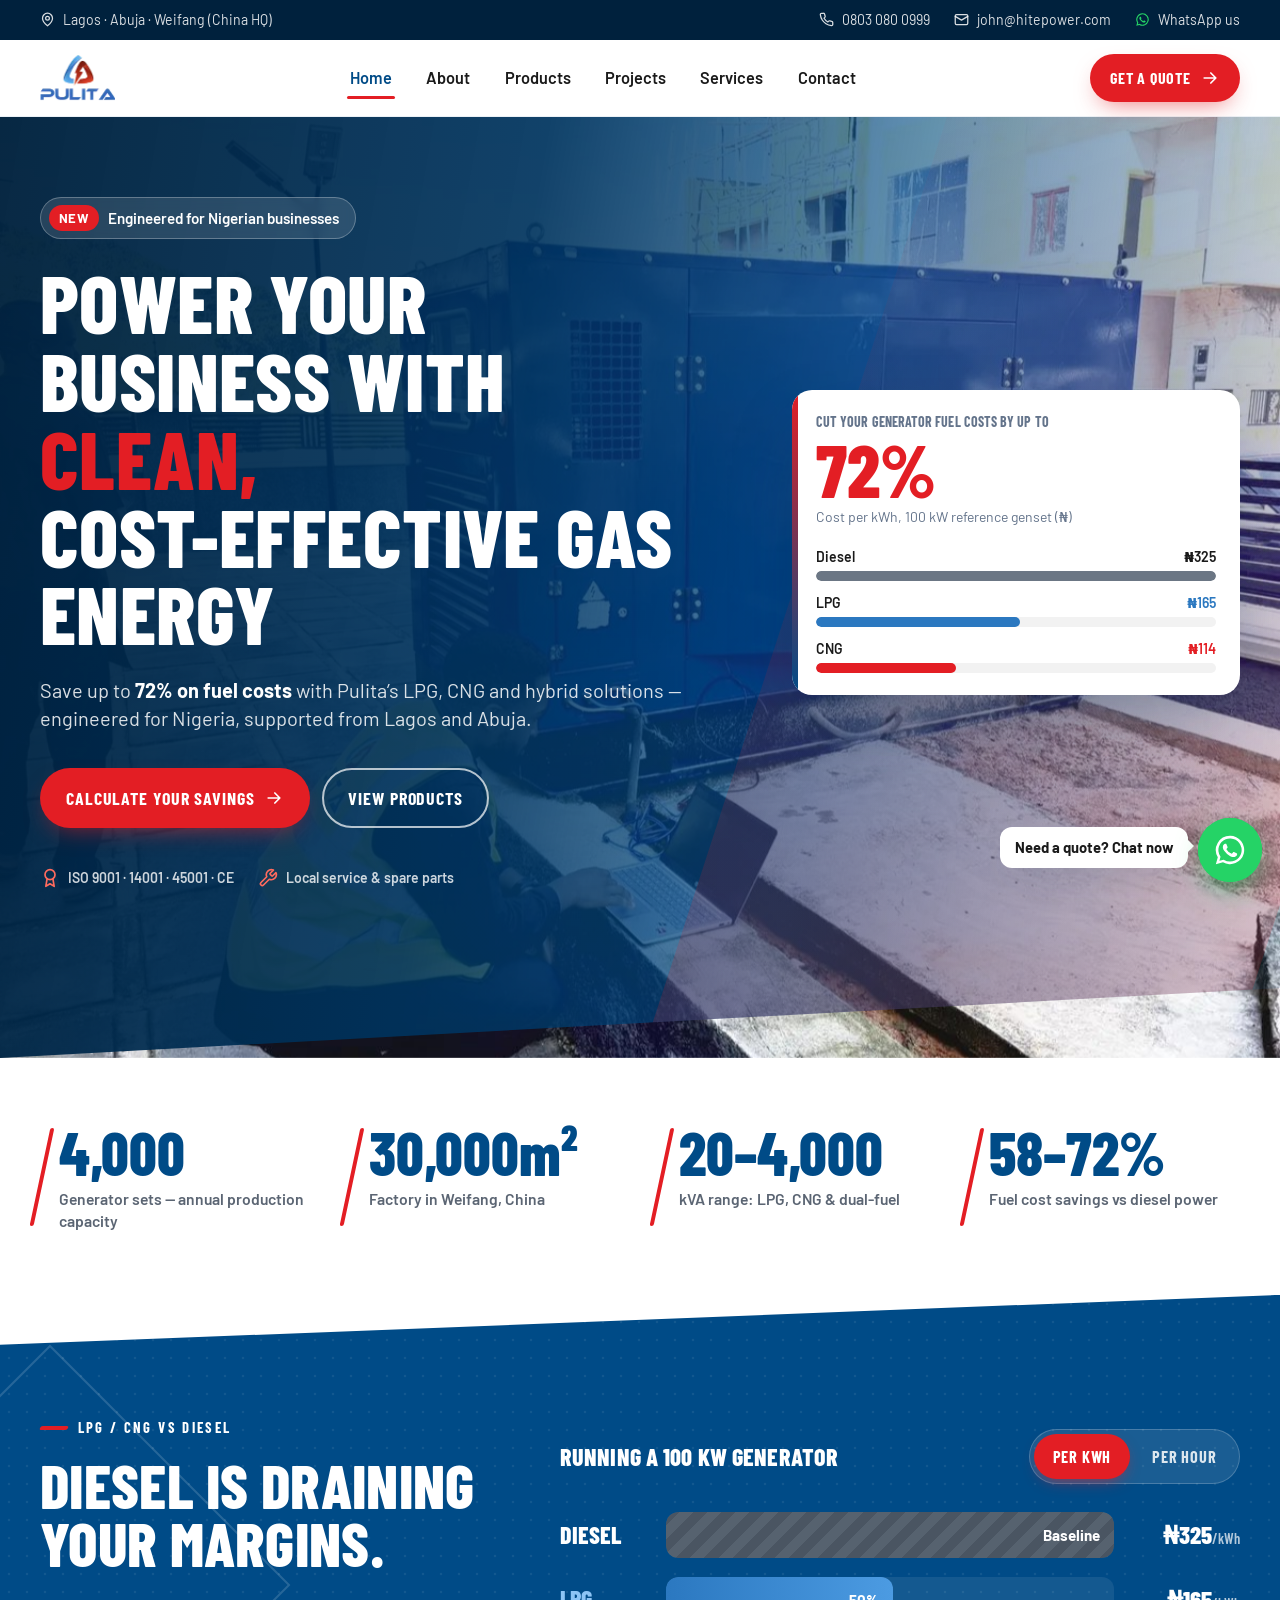
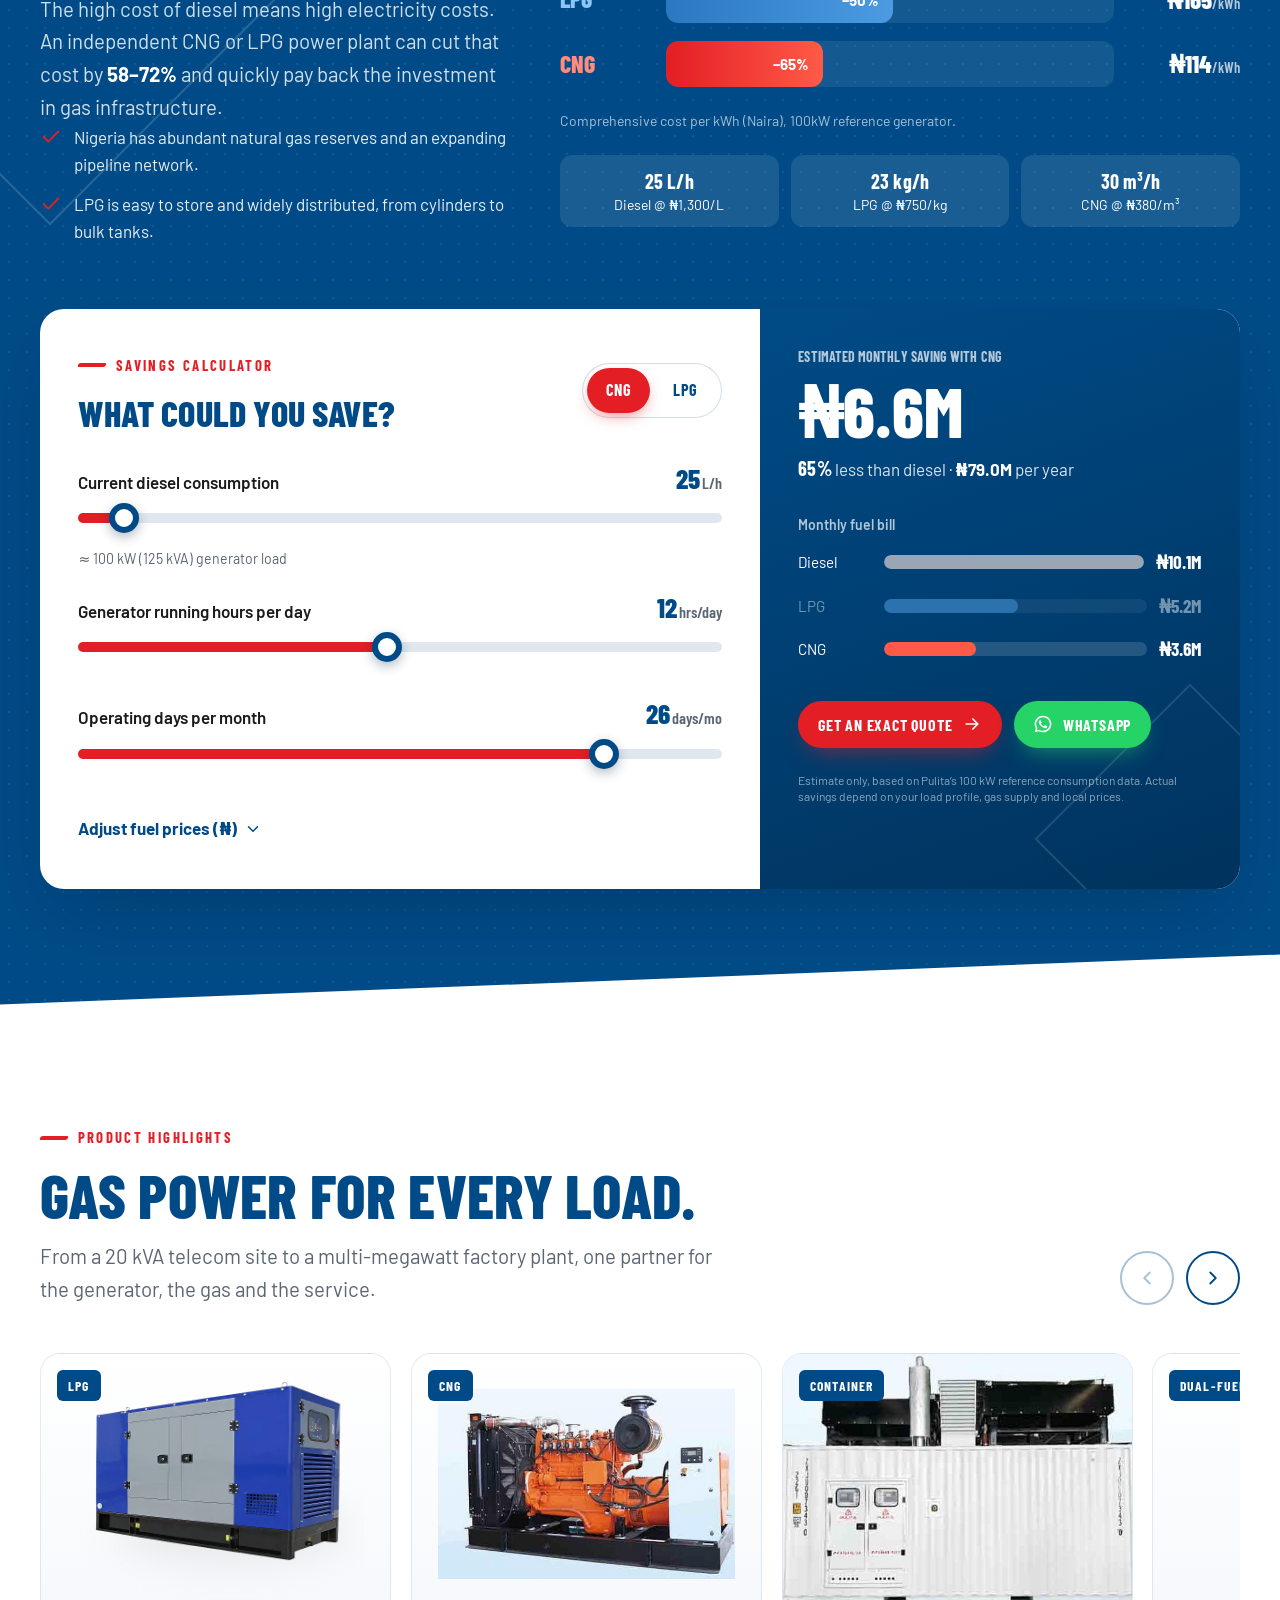
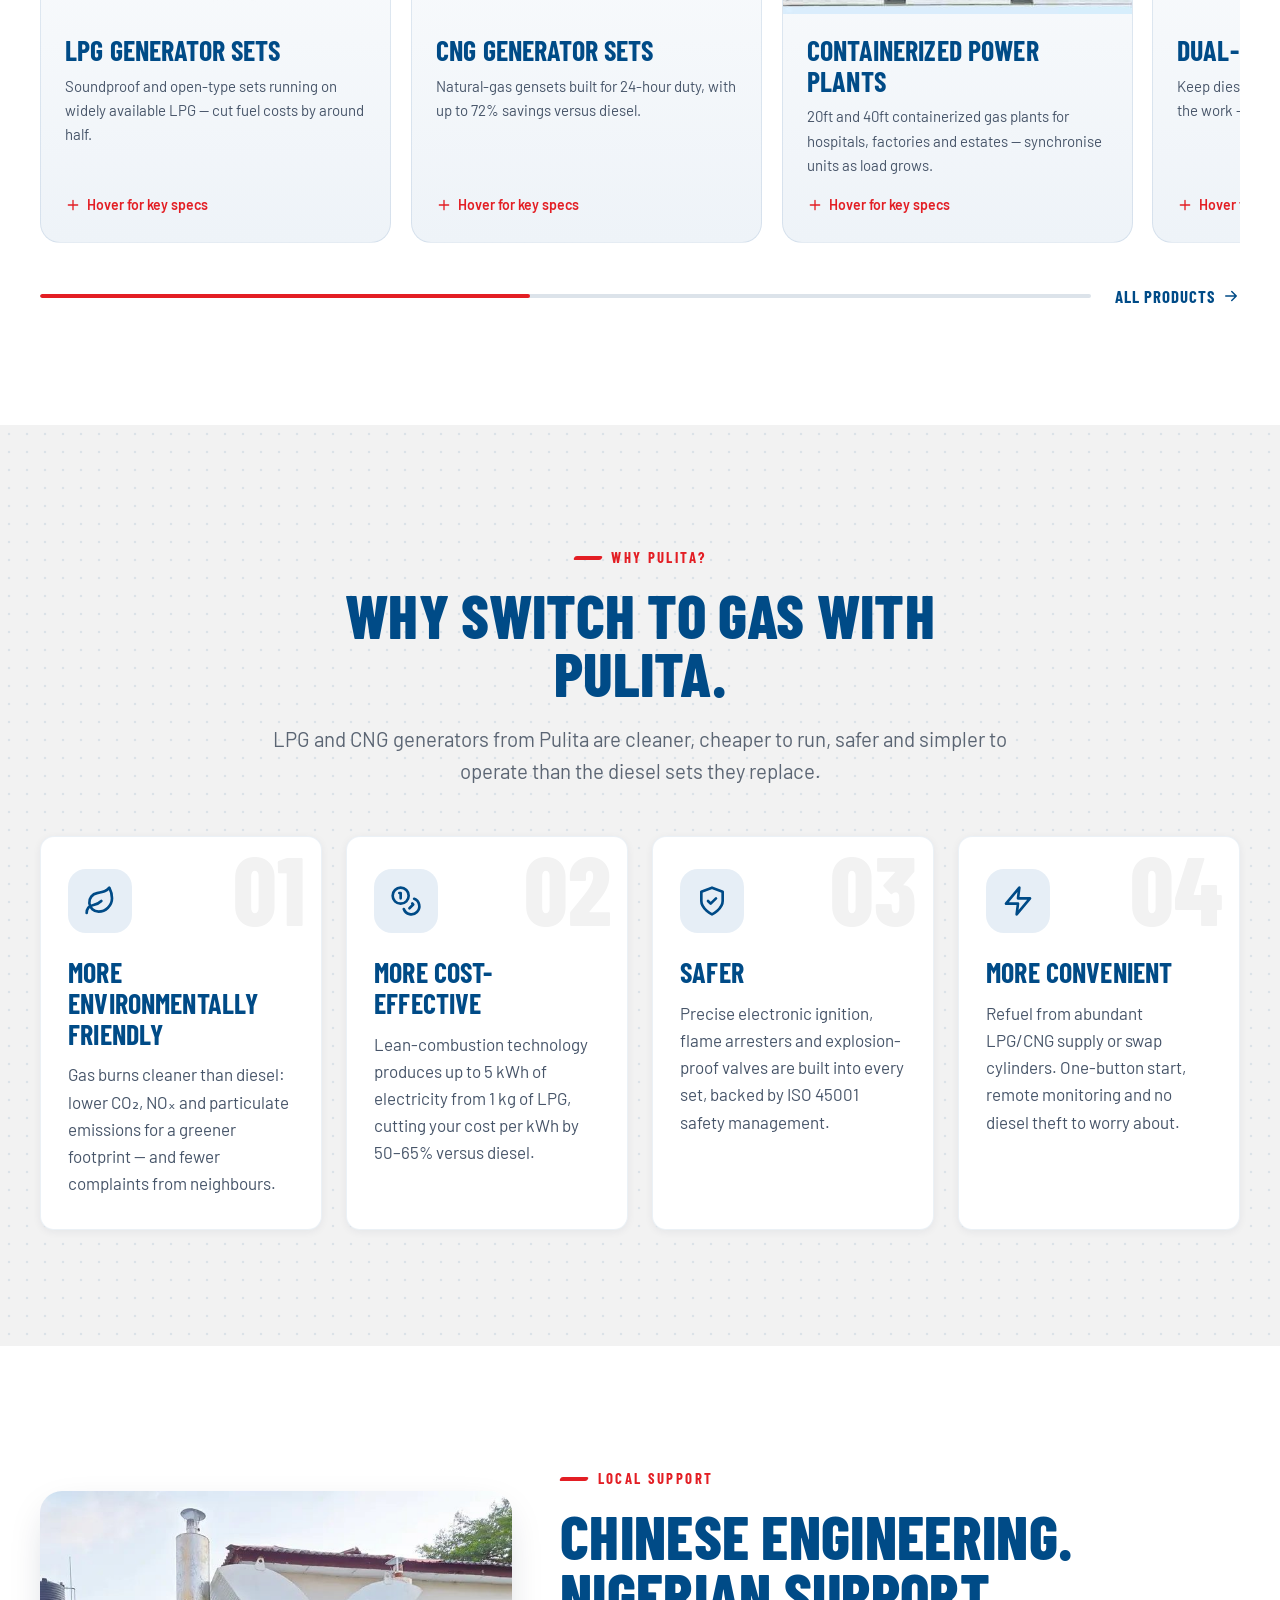
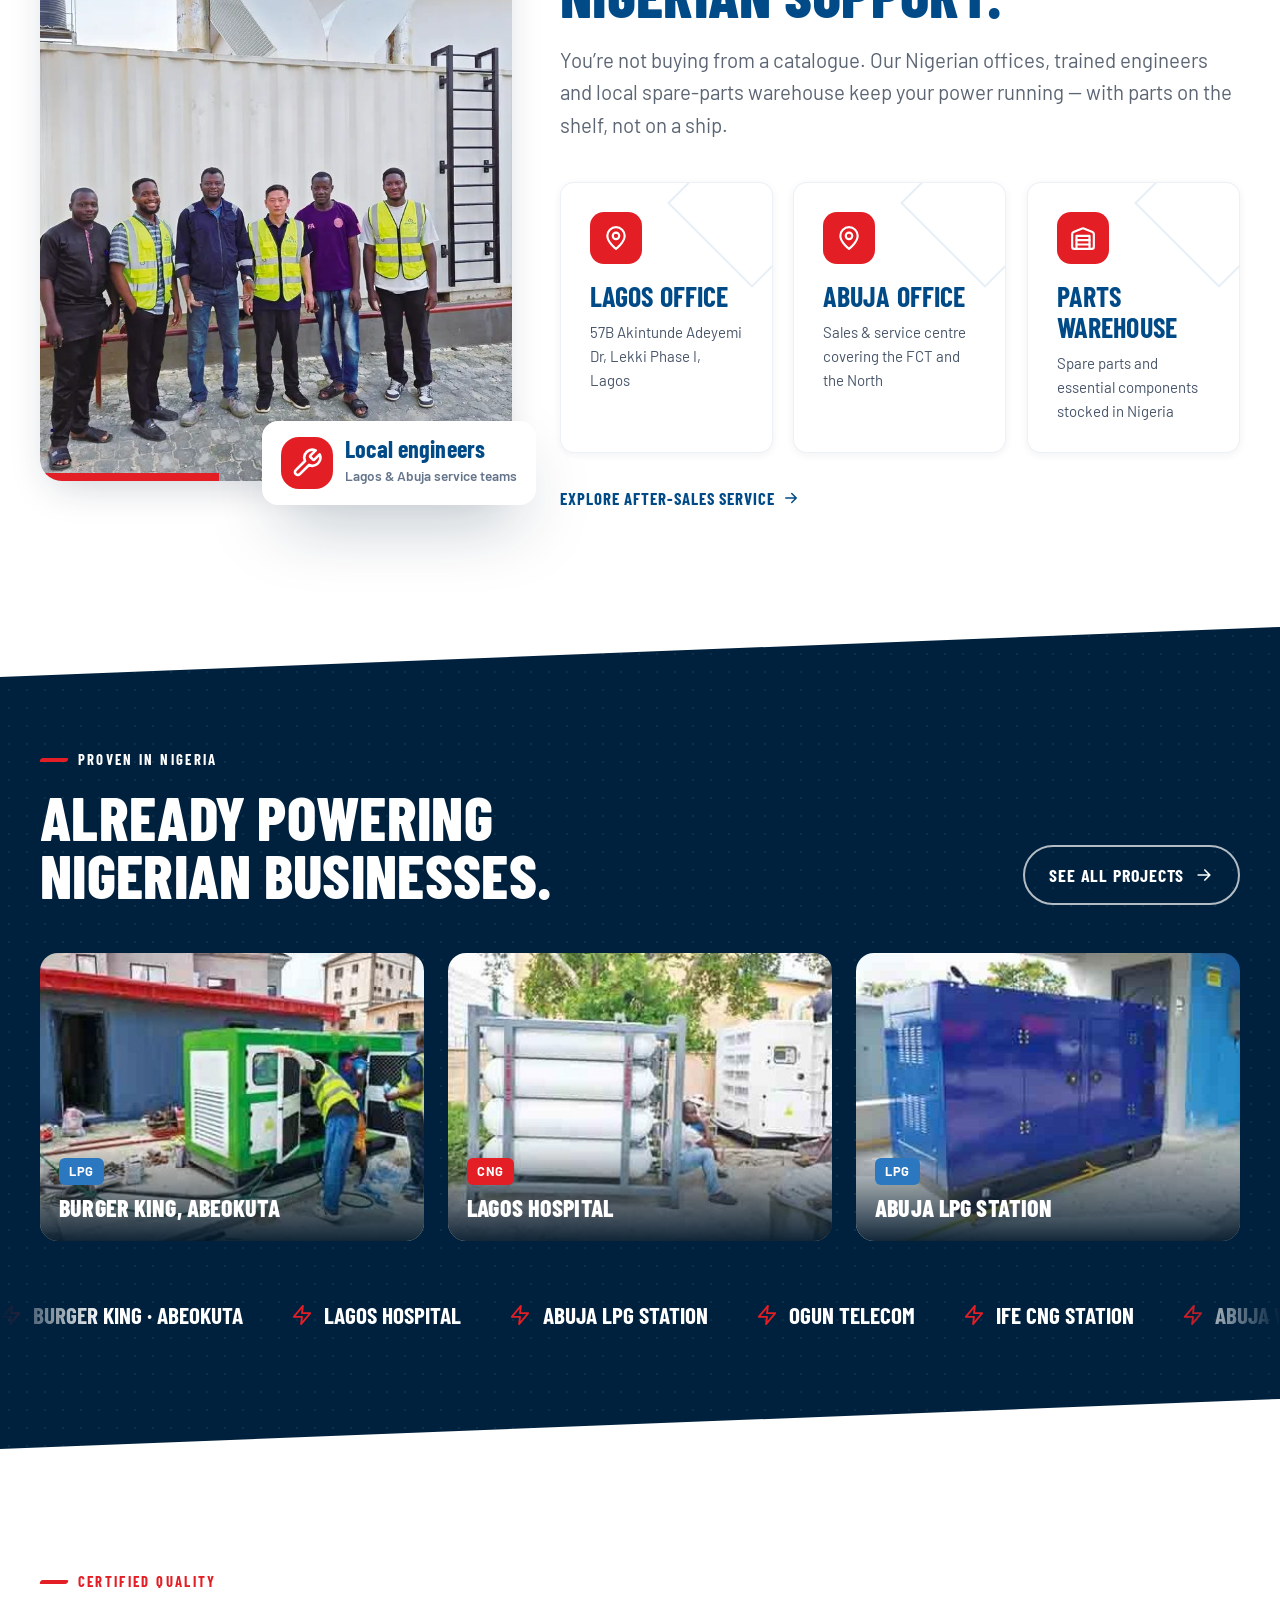
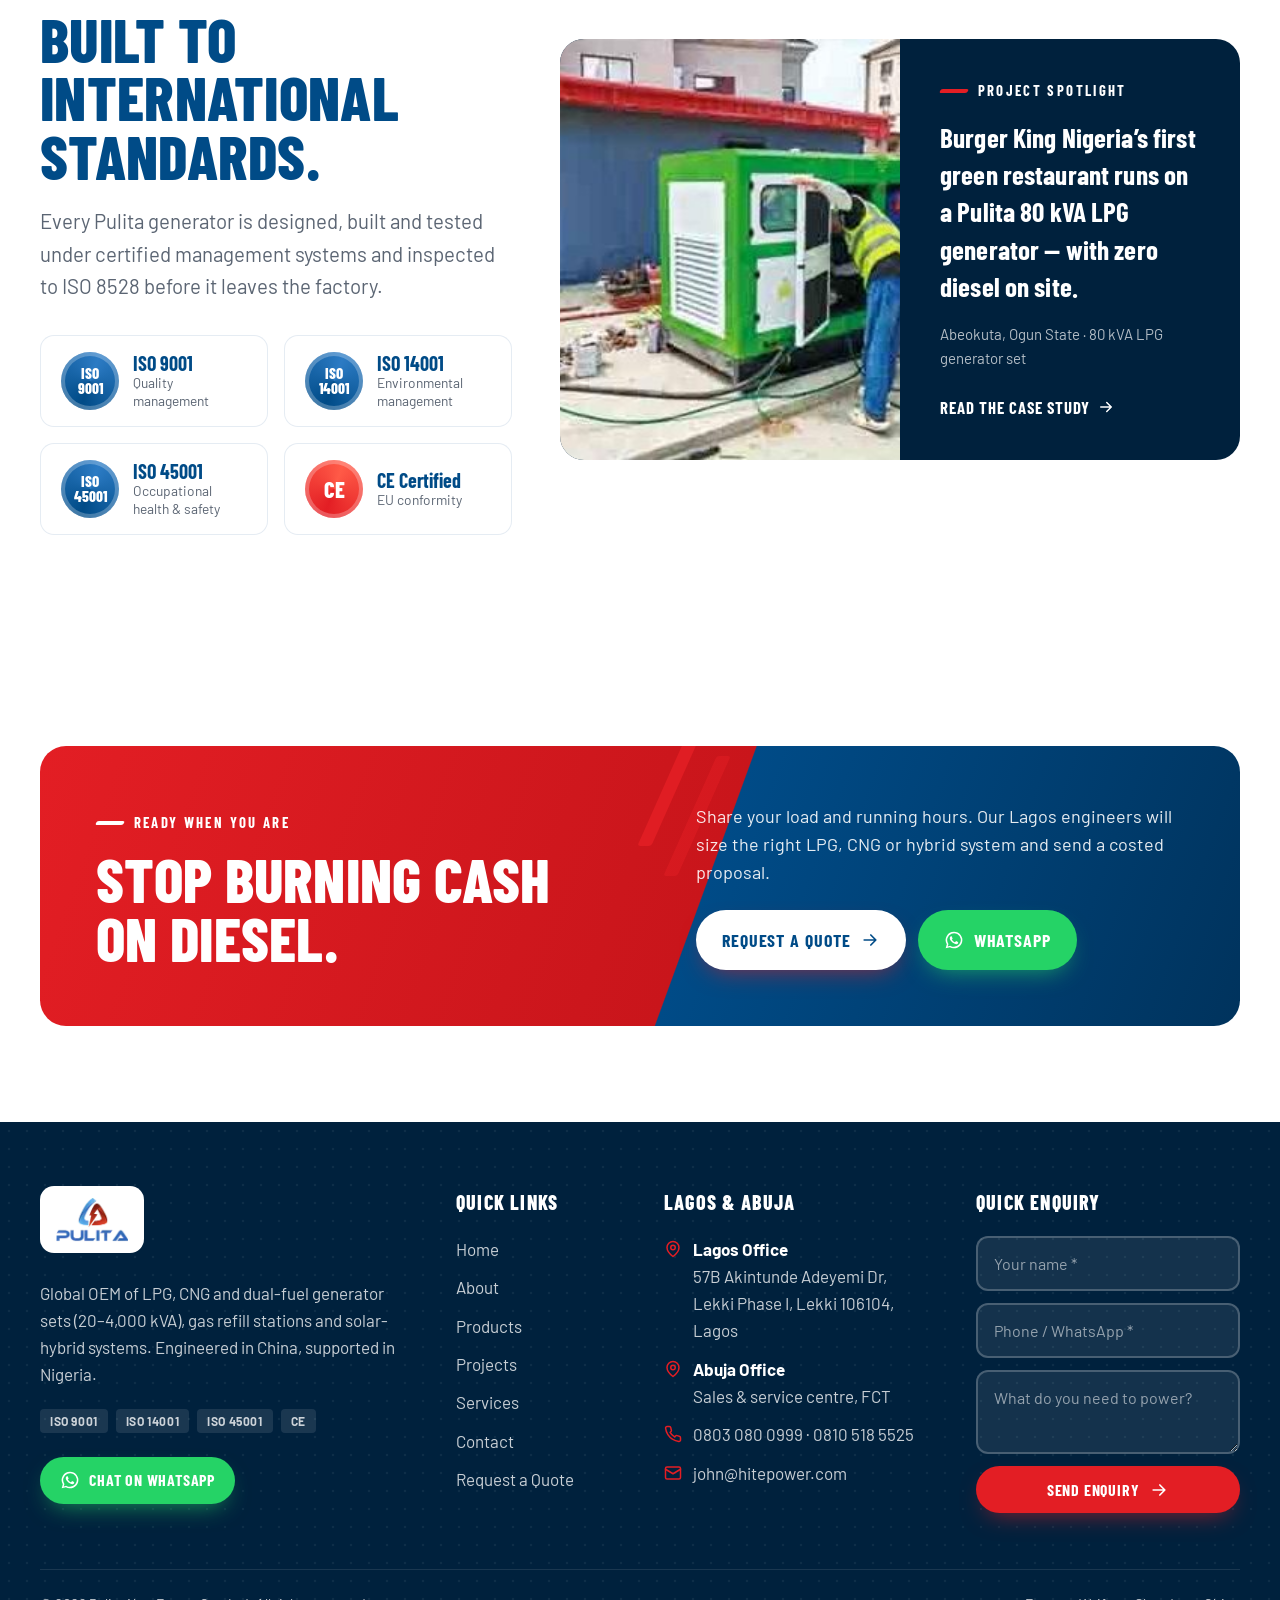
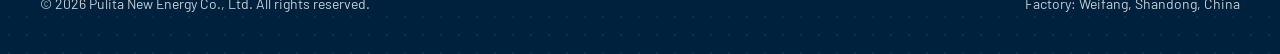
<file: pulita-website/index.html>
<!DOCTYPE html>
<html lang="en-NG" class="no-js">
<head>
<meta charset="utf-8">
<meta name="viewport" content="width=device-width, initial-scale=1, viewport-fit=cover">
<title>Pulita New Energy | LPG & CNG Gas Generators Nigeria – Save up to 72% on Fuel</title>
<meta name="description" content="Pulita builds LPG, CNG and dual-fuel generator sets (20–4,000 kVA), CNG refill stations and solar-hybrid systems. Save up to 72% on fuel versus diesel, with local support in Lagos and Abuja.">
<meta name="theme-color" content="#004B87">
<link rel="canonical" href="https://www.pulitaenergy.com/">
<meta property="og:type" content="website">
<meta property="og:site_name" content="Pulita New Energy">
<meta property="og:title" content="Pulita New Energy | LPG & CNG Gas Generators Nigeria – Save up to 72% on Fuel">
<meta property="og:description" content="Pulita builds LPG, CNG and dual-fuel generator sets (20–4,000 kVA), CNG refill stations and solar-hybrid systems. Save up to 72% on fuel versus diesel, with local support in Lagos and Abuja.">
<meta property="og:image" content="https://www.pulitaenergy.com/assets/images/engineer-laptop-blue-generator.jpg">
<link rel="icon" type="image/png" href="assets/images/favicon.png">
<!-- Tailwind CSS: pre-compiled locally so the site works offline and loads fast.
     To use the Play CDN instead, replace the next line with:
     <script src="https://cdn.tailwindcss.com"></script> -->
<link rel="stylesheet" href="assets/css/tailwind.css">
<link rel="stylesheet" href="assets/css/styles.css">
<script type="application/ld+json">{"@context":"https://schema.org","@type":"Organization","name":"Pulita New Energy Co., Ltd","url":"https://www.pulitaenergy.com/","logo":"https://www.pulitaenergy.com/assets/images/pulita-logo-large.jpg","email":"john@hitepower.com","telephone":"+2348030800999","address":{"@type":"PostalAddress","streetAddress":"57B Akintunde Adeyemi Dr, Lekki Phase I","addressLocality":"Lekki","addressRegion":"Lagos","postalCode":"106104","addressCountry":"NG"}}</script>
</head>
<body>
<a class="skip-link" href="#main">Skip to content</a>
<div class="topbar hidden md:block">
  <div class="max-w-7xl mx-auto px-5 sm:px-8 lg:px-10 flex items-center justify-between h-10">
    <div class="flex items-center gap-2"><svg viewBox="0 0 24 24" fill="none" stroke="currentColor" stroke-width="2" stroke-linecap="round" stroke-linejoin="round" aria-hidden="true"><path d="M20 10c0 6-8 12-8 12s-8-6-8-12a8 8 0 0 1 16 0Z"/><circle cx="12" cy="10" r="3"/></svg><span>Lagos &middot; Abuja &middot; Weifang (China HQ)</span></div>
    <div class="flex items-center gap-6">
      <a class="flex items-center gap-2" href="tel:+2348030800999"><svg viewBox="0 0 24 24" fill="none" stroke="currentColor" stroke-width="2" stroke-linecap="round" stroke-linejoin="round" aria-hidden="true"><path d="M22 16.92v3a2 2 0 0 1-2.18 2 19.79 19.79 0 0 1-8.63-3.07 19.5 19.5 0 0 1-6-6 19.79 19.79 0 0 1-3.07-8.67A2 2 0 0 1 4.11 2h3a2 2 0 0 1 2 1.72 12.84 12.84 0 0 0 .7 2.81 2 2 0 0 1-.45 2.11L8.09 9.91a16 16 0 0 0 6 6l1.27-1.27a2 2 0 0 1 2.11-.45 12.84 12.84 0 0 0 2.81.7A2 2 0 0 1 22 16.92z"/></svg>0803 080 0999</a>
      <a class="flex items-center gap-2" href="mailto:john@hitepower.com"><svg viewBox="0 0 24 24" fill="none" stroke="currentColor" stroke-width="2" stroke-linecap="round" stroke-linejoin="round" aria-hidden="true"><rect x="2" y="4" width="20" height="16" rx="2"/><path d="m22 7-10 6L2 7"/></svg>john@hitepower.com</a>
      <a class="flex items-center gap-2" href="https://wa.me/2348030800999?text=Hello%20Pulita%2C%20I%27d%20like%20to%20know%20more%20about%20gas%20generators%20for%20my%20business." target="_blank" rel="noopener"><span class="inline-block w-[15px] h-[15px] text-[#25D366]"><svg viewBox="0 0 24 24" aria-hidden="true"><path fill="currentColor" d="M12 2a10 10 0 0 0-8.6 15.1L2 22l5.05-1.32A10 10 0 1 0 12 2Zm0 18.2a8.2 8.2 0 0 1-4.18-1.15l-.3-.18-3 .79.8-2.92-.2-.3A8.2 8.2 0 1 1 12 20.2Z"/><path fill="currentColor" d="M16.5 14.2c-.25-.12-1.47-.72-1.7-.8-.23-.09-.4-.13-.56.12-.17.25-.64.8-.79.97-.14.16-.29.18-.54.06a6.7 6.7 0 0 1-3.34-2.92c-.25-.44.25-.4.72-1.34.08-.16.04-.3-.02-.42-.06-.13-.56-1.35-.77-1.85-.2-.48-.41-.42-.56-.42h-.48a.92.92 0 0 0-.67.31 2.8 2.8 0 0 0-.87 2.08 4.87 4.87 0 0 0 1.02 2.58 11.1 11.1 0 0 0 4.26 3.77c1.58.68 2.2.74 3 .62.48-.07 1.47-.6 1.68-1.18.2-.58.2-1.08.14-1.18-.06-.1-.23-.17-.48-.29Z"/></svg></span>WhatsApp us</a>
    </div>
  </div>
</div>
<header class="site-header">
  <div class="max-w-7xl mx-auto px-5 sm:px-8 lg:px-10 bar flex items-center justify-between gap-6">
    <a class="logo flex items-center" href="index.html" aria-label="Pulita New Energy home"><img src="assets/images/pulita-logo.png" alt="Pulita New Energy" width="152" height="93"></a>
    <nav class="hidden lg:flex items-center gap-7" aria-label="Main"><a class="nav-link" href="index.html" aria-current="page">Home</a><a class="nav-link" href="about.html">About</a><a class="nav-link" href="products.html">Products</a><a class="nav-link" href="projects.html">Projects</a><a class="nav-link" href="services.html">Services</a><a class="nav-link" href="contact.html">Contact</a></nav>
    <div class="flex items-center gap-3">
      <a class="btn btn-sm header-cta" href="services.html#quote">Get a Quote <svg class="arrow" viewBox="0 0 24 24" fill="none" stroke="currentColor" stroke-width="2" stroke-linecap="round" stroke-linejoin="round" aria-hidden="true"><path d="M5 12h14M13 6l6 6-6 6"/></svg></a>
      <button class="menu-btn lg:hidden" type="button" aria-label="Open menu" aria-expanded="false" aria-controls="mobile-nav"><span></span><span></span><span></span></button>
    </div>
  </div>
</header>
<div class="mobile-nav lg:hidden" id="mobile-nav">
  <div class="max-w-7xl mx-auto px-5 sm:px-8 lg:px-10 pb-8">
    <nav aria-label="Mobile"><a class="m-link" href="index.html" aria-current="page">Home<svg class="w-6 h-6" viewBox="0 0 24 24" fill="none" stroke="currentColor" stroke-width="2" stroke-linecap="round" stroke-linejoin="round" aria-hidden="true"><path d="m9 18 6-6-6-6"/></svg></a><a class="m-link" href="about.html">About<svg class="w-6 h-6" viewBox="0 0 24 24" fill="none" stroke="currentColor" stroke-width="2" stroke-linecap="round" stroke-linejoin="round" aria-hidden="true"><path d="m9 18 6-6-6-6"/></svg></a><a class="m-link" href="products.html">Products<svg class="w-6 h-6" viewBox="0 0 24 24" fill="none" stroke="currentColor" stroke-width="2" stroke-linecap="round" stroke-linejoin="round" aria-hidden="true"><path d="m9 18 6-6-6-6"/></svg></a><a class="m-link" href="projects.html">Projects<svg class="w-6 h-6" viewBox="0 0 24 24" fill="none" stroke="currentColor" stroke-width="2" stroke-linecap="round" stroke-linejoin="round" aria-hidden="true"><path d="m9 18 6-6-6-6"/></svg></a><a class="m-link" href="services.html">Services<svg class="w-6 h-6" viewBox="0 0 24 24" fill="none" stroke="currentColor" stroke-width="2" stroke-linecap="round" stroke-linejoin="round" aria-hidden="true"><path d="m9 18 6-6-6-6"/></svg></a><a class="m-link" href="contact.html">Contact<svg class="w-6 h-6" viewBox="0 0 24 24" fill="none" stroke="currentColor" stroke-width="2" stroke-linecap="round" stroke-linejoin="round" aria-hidden="true"><path d="m9 18 6-6-6-6"/></svg></a></nav>
    <div class="grid gap-3 mt-6">
      <a class="btn btn-block" href="services.html#quote">Request a Quote <svg class="arrow" viewBox="0 0 24 24" fill="none" stroke="currentColor" stroke-width="2" stroke-linecap="round" stroke-linejoin="round" aria-hidden="true"><path d="M5 12h14M13 6l6 6-6 6"/></svg></a>
      <a class="btn btn-wa btn-block" href="https://wa.me/2348030800999?text=Hello%20Pulita%2C%20I%27d%20like%20to%20know%20more%20about%20gas%20generators%20for%20my%20business." target="_blank" rel="noopener"><span class="w-5 h-5"><svg viewBox="0 0 24 24" aria-hidden="true"><path fill="currentColor" d="M12 2a10 10 0 0 0-8.6 15.1L2 22l5.05-1.32A10 10 0 1 0 12 2Zm0 18.2a8.2 8.2 0 0 1-4.18-1.15l-.3-.18-3 .79.8-2.92-.2-.3A8.2 8.2 0 1 1 12 20.2Z"/><path fill="currentColor" d="M16.5 14.2c-.25-.12-1.47-.72-1.7-.8-.23-.09-.4-.13-.56.12-.17.25-.64.8-.79.97-.14.16-.29.18-.54.06a6.7 6.7 0 0 1-3.34-2.92c-.25-.44.25-.4.72-1.34.08-.16.04-.3-.02-.42-.06-.13-.56-1.35-.77-1.85-.2-.48-.41-.42-.56-.42h-.48a.92.92 0 0 0-.67.31 2.8 2.8 0 0 0-.87 2.08 4.87 4.87 0 0 0 1.02 2.58 11.1 11.1 0 0 0 4.26 3.77c1.58.68 2.2.74 3 .62.48-.07 1.47-.6 1.68-1.18.2-.58.2-1.08.14-1.18-.06-.1-.23-.17-.48-.29Z"/></svg></span> Chat on WhatsApp</a>
      <a class="btn btn-outline btn-block" href="tel:+2348030800999"><svg viewBox="0 0 24 24" fill="none" stroke="currentColor" stroke-width="2" stroke-linecap="round" stroke-linejoin="round" aria-hidden="true"><path d="M22 16.92v3a2 2 0 0 1-2.18 2 19.79 19.79 0 0 1-8.63-3.07 19.5 19.5 0 0 1-6-6 19.79 19.79 0 0 1-3.07-8.67A2 2 0 0 1 4.11 2h3a2 2 0 0 1 2 1.72 12.84 12.84 0 0 0 .7 2.81 2 2 0 0 1-.45 2.11L8.09 9.91a16 16 0 0 0 6 6l1.27-1.27a2 2 0 0 1 2.11-.45 12.84 12.84 0 0 0 2.81.7A2 2 0 0 1 22 16.92z"/></svg> 0803 080 0999</a>
    </div>
  </div>
</div>
<main id="main">

<!-- ============ HERO ============ -->
<section class="hero">
  <div class="hero-bg"><img src="assets/images/engineer-laptop-blue-generator.jpg" alt="Pulita engineer commissioning a blue soundproof gas generator on a Nigerian site" fetchpriority="high"></div>
  <div class="max-w-7xl mx-auto px-5 sm:px-8 lg:px-10 w-full grid lg:grid-cols-12 gap-10 lg:gap-12 items-center py-14 md:py-20">
    <div class="lg:col-span-7">
      <p class="hero-badge enter"><span class="dot">NEW</span>Engineered for Nigerian businesses</p>
      <h1 class="h-hero mt-6 enter" style="--d:100ms;font-size:clamp(2.6rem,6.4vw,5.4rem)">Power your business with <span class="hl">clean,</span> <span class="nowrap">cost-effective</span> gas energy</h1>
      <p class="text-lg md:text-xl text-white/85 max-w-2xl mt-6 enter" style="--d:220ms">Save up to <b class="text-white">72% on fuel costs</b> with Pulita&rsquo;s LPG, CNG and hybrid solutions &mdash; engineered for Nigeria, supported from Lagos and Abuja.</p>
      <div class="flex flex-wrap gap-3 mt-9 enter" style="--d:340ms">
        <a class="btn" href="#savings">Calculate Your Savings <svg class="arrow" viewBox="0 0 24 24" fill="none" stroke="currentColor" stroke-width="2" stroke-linecap="round" stroke-linejoin="round" aria-hidden="true"><path d="M5 12h14M13 6l6 6-6 6"/></svg></a>
        <a class="btn btn-ghost" href="products.html">View Products</a>
      </div>
      <div class="flex flex-wrap items-center gap-x-6 gap-y-3 mt-10 text-sm font-semibold text-white/80 enter" style="--d:460ms">
        <span class="flex items-center gap-2"><svg class="w-5 h-5 text-[#FF6B5E]" viewBox="0 0 24 24" fill="none" stroke="currentColor" stroke-width="2" stroke-linecap="round" stroke-linejoin="round" aria-hidden="true"><circle cx="12" cy="8" r="6"/><path d="M15.48 12.89 17 22l-5-3-5 3 1.52-9.11"/></svg>ISO 9001 &middot; 14001 &middot; 45001 &middot; CE</span>
        <span class="flex items-center gap-2"><svg class="w-5 h-5 text-[#FF6B5E]" viewBox="0 0 24 24" fill="none" stroke="currentColor" stroke-width="2" stroke-linecap="round" stroke-linejoin="round" aria-hidden="true"><path d="M14.7 6.3a1 1 0 0 0 0 1.4l1.6 1.6a1 1 0 0 0 1.4 0l3.77-3.77a6 6 0 0 1-7.94 7.94l-6.91 6.91a2.12 2.12 0 0 1-3-3l6.91-6.91a6 6 0 0 1 7.94-7.94l-3.76 3.76z"/></svg>Local service &amp; spare parts</span>
      </div>
    </div>
    <div class="lg:col-span-5 enter" style="--d:400ms">
      <div class="savings-chip float-y max-w-md lg:ml-auto" data-reveal="fade">
        <p class="font-display font-bold uppercase tracking-[.14em] text-sm text-slate-500">Cut your generator fuel costs by up to</p>
        <p class="big mt-1"><span data-count="72">72</span>%</p>
        <p class="text-sm text-slate-500 mt-1 mb-5">Cost per kWh, 100&nbsp;kW reference genset (&#8358;)</p>
        <div class="grid gap-3 text-sm font-semibold">
          <div><div class="flex justify-between mb-1"><span>Diesel</span><span>&#8358;325</span></div><div class="mini-bar"><i style="--w:100%;background:#6B7684"></i></div></div>
          <div><div class="flex justify-between mb-1"><span>LPG</span><span class="text-[#2B78C0]">&#8358;165</span></div><div class="mini-bar"><i style="--w:51%;background:#2B78C0;transition-delay:.15s"></i></div></div>
          <div><div class="flex justify-between mb-1"><span>CNG</span><span class="text-red-brand">&#8358;114</span></div><div class="mini-bar"><i style="--w:35%;background:#E31E24;transition-delay:.3s"></i></div></div>
        </div>
      </div>
    </div>
  </div>
</section>

<!-- ============ STATS ============ -->
<section class="py-14 md:py-16">
  <div class="max-w-7xl mx-auto px-5 sm:px-8 lg:px-10 grid grid-cols-2 lg:grid-cols-4 gap-8 md:gap-10">
    <div class="stat" data-reveal="up"><div class="num"><span data-count="4000">4,000</span></div><p class="label">Generator sets &mdash; annual production capacity</p></div>
    <div class="stat" data-reveal="up" data-delay="100"><div class="num"><span data-count="30000">30,000</span>m&sup2;</div><p class="label">Factory in Weifang, China</p></div>
    <div class="stat" data-reveal="up" data-delay="200"><div class="num"><span data-count="4000" data-prefix="20&ndash;">20&ndash;4,000</span></div><p class="label">kVA range: LPG, CNG &amp; dual-fuel</p></div>
    <div class="stat" data-reveal="up" data-delay="300"><div class="num"><span data-count="72" data-prefix="58&ndash;" data-suffix="%">58&ndash;72%</span></div><p class="label">Fuel cost savings vs diesel power</p></div>
  </div>
</section>

<!-- ============ SAVINGS ============ -->
<section id="savings" class="section section-blue angled-both overflow-hidden">
  <div class="absolute inset-0 dot-grid-light opacity-50 pointer-events-none"></div>
  <div class="diamond-deco hidden lg:block" style="left:-120px;top:120px"></div>
  <div class="max-w-7xl mx-auto px-5 sm:px-8 lg:px-10 relative">
    <div class="grid lg:grid-cols-12 gap-12 items-center mb-16">
      <div class="lg:col-span-5" data-reveal="left">
        <p class="eyebrow on-dark">LPG / CNG vs diesel</p>
        <h2 class="h-section">Diesel is draining your margins.</h2>
        <p class="lead text-white/80 mt-5">The high cost of diesel means high electricity costs. An independent CNG or LPG power plant can cut that cost by <b class="text-white">58&ndash;72%</b> and quickly pay back the investment in gas infrastructure.</p>
        <ul class="check-list on-dark mt-7 text-white/90">
          <li><svg viewBox="0 0 24 24" fill="none" stroke="currentColor" stroke-width="2" stroke-linecap="round" stroke-linejoin="round" aria-hidden="true"><path d="M20 6 9 17l-5-5"/></svg><span>Nigeria has abundant natural gas reserves and an expanding pipeline network.</span></li>
          <li><svg viewBox="0 0 24 24" fill="none" stroke="currentColor" stroke-width="2" stroke-linecap="round" stroke-linejoin="round" aria-hidden="true"><path d="M20 6 9 17l-5-5"/></svg><span>LPG is easy to store and widely distributed, from cylinders to bulk tanks.</span></li>
        </ul>
      </div>
      <div class="lg:col-span-7" data-compare data-reveal="right">
        <div class="flex flex-wrap items-center justify-between gap-4 mb-7">
          <p class="font-display text-2xl font-extrabold uppercase">Running a 100&nbsp;kW generator</p>
          <div class="toggle" role="group" aria-label="Comparison unit">
            <button type="button" data-compare-mode="kwh" aria-pressed="true">Per kWh</button>
            <button type="button" data-compare-mode="hour" aria-pressed="false">Per hour</button>
          </div>
        </div>
        <div class="compare-row"><span class="fuel">Diesel</span><div class="compare-track"><div class="compare-fill diesel"></div></div><span class="compare-val" data-val="diesel"></span></div>
        <div class="compare-row"><span class="fuel text-[#8CC4F5]">LPG</span><div class="compare-track"><div class="compare-fill lpg" style="transition-delay:.15s"></div></div><span class="compare-val" data-val="lpg"></span></div>
        <div class="compare-row"><span class="fuel text-[#FF8A7E]">CNG</span><div class="compare-track"><div class="compare-fill cng" style="transition-delay:.3s"></div></div><span class="compare-val" data-val="cng"></span></div>
        <p class="text-sm text-white/65 mt-6" data-compare-note></p>
        <div class="grid grid-cols-3 gap-3 mt-6 text-center text-sm">
          <div class="rounded-xl bg-white/10 p-3"><b class="block font-display text-xl">25 L/h</b>Diesel @ &#8358;1,300/L</div>
          <div class="rounded-xl bg-white/10 p-3"><b class="block font-display text-xl">23 kg/h</b>LPG @ &#8358;750/kg</div>
          <div class="rounded-xl bg-white/10 p-3"><b class="block font-display text-xl">30 m&sup3;/h</b>CNG @ &#8358;380/m&sup3;</div>
        </div>
      </div>
    </div>

    <!-- Calculator -->
    <div class="calc-card grid lg:grid-cols-5" data-calc data-reveal="up">
      <div class="calc-inputs lg:col-span-3">
        <div class="flex flex-wrap items-center justify-between gap-4 mb-8">
          <div>
            <p class="eyebrow mb-1">Savings calculator</p>
            <h3 class="font-display text-3xl md:text-4xl font-extrabold uppercase text-blue-brand">What could you save?</h3>
          </div>
          <div class="toggle" role="group" aria-label="Compare diesel with">
            <button type="button" data-fuel="cng" aria-pressed="true">CNG</button>
            <button type="button" data-fuel="lpg" aria-pressed="false">LPG</button>
          </div>
        </div>
        <div class="grid gap-6">
          <div>
            <label class="calc-label" for="calc-lph"><span>Current diesel consumption</span><output id="out-lph">25<small>L/h</small></output></label>
            <input type="range" id="calc-lph" min="5" max="400" step="1" value="25">
            <p class="calc-hint" id="out-size">&asymp; 100 kW (125 kVA) generator load</p>
          </div>
          <div>
            <label class="calc-label" for="calc-hours"><span>Generator running hours per day</span><output id="out-hours">12<small>hrs/day</small></output></label>
            <input type="range" id="calc-hours" min="1" max="24" step="1" value="12">
          </div>
          <div>
            <label class="calc-label" for="calc-days"><span>Operating days per month</span><output id="out-days">26<small>days/mo</small></output></label>
            <input type="range" id="calc-days" min="1" max="31" step="1" value="26">
          </div>
          <details class="adjust">
            <summary>Adjust fuel prices (&#8358;) <svg viewBox="0 0 24 24" fill="none" stroke="currentColor" stroke-width="2" stroke-linecap="round" stroke-linejoin="round" aria-hidden="true"><path d="m6 9 6 6 6-6"/></svg></summary>
            <div class="price-grid grid sm:grid-cols-3 gap-3 mt-3">
              <label class="field-inline text-sm font-semibold">Diesel (&#8358;/litre)<input id="price-diesel" type="number" inputmode="decimal" min="1" value="1300"></label>
              <label class="field-inline text-sm font-semibold">LPG (&#8358;/kg)<input id="price-lpg" type="number" inputmode="decimal" min="1" value="750"></label>
              <label class="field-inline text-sm font-semibold">CNG (&#8358;/m&sup3;)<input id="price-cng" type="number" inputmode="decimal" min="1" value="380"></label>
            </div>
            <p class="calc-hint mt-2">Defaults are Pulita reference prices. Enter today&rsquo;s prices at your site for a sharper estimate.</p>
          </details>
        </div>
      </div>
      <div class="calc-out lg:col-span-2" aria-live="polite">
        <p class="font-display uppercase tracking-[.14em] text-sm font-bold text-white/70">Estimated monthly saving with <span id="out-fuel-name">CNG</span></p>
        <p class="result-big mt-2" id="out-save">&#8358;0</p>
        <p class="mt-2 text-white/85"><b class="text-white font-display text-xl" id="out-pct">0%</b> less than diesel &middot; <b class="text-white" id="out-year">&#8358;0</b> per year</p>
        <div class="mt-8">
          <p class="text-sm font-semibold text-white/70 mb-3">Monthly fuel bill</p>
          <div class="out-row" data-fuel="diesel"><span>Diesel</span><div class="out-track"><div class="out-fill diesel"></div></div><b data-out="diesel"></b></div>
          <div class="out-row" data-fuel="lpg"><span>LPG</span><div class="out-track"><div class="out-fill lpg"></div></div><b data-out="lpg"></b></div>
          <div class="out-row" data-fuel="cng"><span>CNG</span><div class="out-track"><div class="out-fill cng"></div></div><b data-out="cng"></b></div>
        </div>
        <div class="flex flex-wrap gap-3 mt-9 relative z-10">
          <a class="btn btn-sm" href="services.html#quote">Get an exact quote <svg class="arrow" viewBox="0 0 24 24" fill="none" stroke="currentColor" stroke-width="2" stroke-linecap="round" stroke-linejoin="round" aria-hidden="true"><path d="M5 12h14M13 6l6 6-6 6"/></svg></a>
          <a class="btn btn-wa btn-sm" href="https://wa.me/2348030800999?text=Hello%20Pulita%2C%20I%27d%20like%20to%20know%20more%20about%20gas%20generators%20for%20my%20business." target="_blank" rel="noopener"><span class="w-5 h-5"><svg viewBox="0 0 24 24" aria-hidden="true"><path fill="currentColor" d="M12 2a10 10 0 0 0-8.6 15.1L2 22l5.05-1.32A10 10 0 1 0 12 2Zm0 18.2a8.2 8.2 0 0 1-4.18-1.15l-.3-.18-3 .79.8-2.92-.2-.3A8.2 8.2 0 1 1 12 20.2Z"/><path fill="currentColor" d="M16.5 14.2c-.25-.12-1.47-.72-1.7-.8-.23-.09-.4-.13-.56.12-.17.25-.64.8-.79.97-.14.16-.29.18-.54.06a6.7 6.7 0 0 1-3.34-2.92c-.25-.44.25-.4.72-1.34.08-.16.04-.3-.02-.42-.06-.13-.56-1.35-.77-1.85-.2-.48-.41-.42-.56-.42h-.48a.92.92 0 0 0-.67.31 2.8 2.8 0 0 0-.87 2.08 4.87 4.87 0 0 0 1.02 2.58 11.1 11.1 0 0 0 4.26 3.77c1.58.68 2.2.74 3 .62.48-.07 1.47-.6 1.68-1.18.2-.58.2-1.08.14-1.18-.06-.1-.23-.17-.48-.29Z"/></svg></span>WhatsApp</a>
        </div>
        <p class="text-xs text-white/55 mt-6 relative z-10">Estimate only, based on Pulita&rsquo;s 100&nbsp;kW reference consumption data. Actual savings depend on your load profile, gas supply and local prices.</p>
      </div>
    </div>
  </div>
</section>

<!-- ============ PRODUCTS CAROUSEL ============ -->
<section class="section overflow-hidden">
  <div class="max-w-7xl mx-auto px-5 sm:px-8 lg:px-10" data-carousel>
    <div class="flex flex-wrap items-end justify-between gap-6 mb-10">
      <div class="max-w-2xl" data-reveal="up">
        <p class="eyebrow">Product highlights</p>
        <h2 class="h-section text-blue-brand">Gas power for every load.</h2>
        <p class="lead mt-4">From a 20&nbsp;kVA telecom site to a multi-megawatt factory plant, one partner for the generator, the gas and the service.</p>
      </div>
      <div class="flex items-center gap-3" data-reveal="up">
        <button class="carousel-btn" type="button" data-prev aria-label="Previous products"><svg viewBox="0 0 24 24" fill="none" stroke="currentColor" stroke-width="2" stroke-linecap="round" stroke-linejoin="round" aria-hidden="true"><path d="m15 18-6-6 6-6"/></svg></button>
        <button class="carousel-btn" type="button" data-next aria-label="Next products"><svg viewBox="0 0 24 24" fill="none" stroke="currentColor" stroke-width="2" stroke-linecap="round" stroke-linejoin="round" aria-hidden="true"><path d="m9 18 6-6-6-6"/></svg></button>
      </div>
    </div>
    <div class="carousel-track" tabindex="0" aria-label="Product categories, scroll horizontally">
<a class="product-card" href="products.html#generators" data-reveal="up" data-delay="0">
  <span class="tag">LPG</span>
  <div class="media"><img src="assets/images/pulita-generator-blue.png" alt="LPG Generator Sets" loading="lazy"></div>
  <div class="body">
    <h3 class="h-card text-blue-brand">LPG Generator Sets</h3>
    <p class="text-[15px] text-slate-600 leading-relaxed">Soundproof and open-type sets running on widely available LPG &mdash; cut fuel costs by around half.</p>
    <span class="specs-hint mt-auto pt-2"><svg class="w-4 h-4" viewBox="0 0 24 24" fill="none" stroke="currentColor" stroke-width="2" stroke-linecap="round" stroke-linejoin="round" aria-hidden="true"><path d="M12 5v14M5 12h14"/></svg><span class="desk">Hover for key specs</span><span class="touch">Tap for key specs</span></span>
  </div>
  <div class="specs">
    <p class="font-display text-sm font-bold tracking-[.16em] uppercase text-[#FF6B5E] mb-1">Key specs</p>
    <h3 class="h-card mb-4">LPG Generator Sets</h3>
    <ul class="spec-list"><li><span>Power range</span><span>20&ndash;1,250 kVA</span></li><li><span>Output</span><span>50/60 Hz, 400/230 V</span></li><li><span>Efficiency</span><span>Up to 5 kWh per kg LPG</span></li><li><span>Controller</span><span>Smartgen / DEIF / ComAp</span></li></ul>
    <span class="link-arrow mt-5" style="color:#fff">View details <svg class="arrow" viewBox="0 0 24 24" fill="none" stroke="currentColor" stroke-width="2" stroke-linecap="round" stroke-linejoin="round" aria-hidden="true"><path d="M5 12h14M13 6l6 6-6 6"/></svg></span>
  </div>
</a>
<a class="product-card" href="products.html#generators" data-reveal="up" data-delay="90">
  <span class="tag">CNG</span>
  <div class="media"><img src="assets/images/cng-generator-open-orange.jpg" alt="CNG Generator Sets" loading="lazy"></div>
  <div class="body">
    <h3 class="h-card text-blue-brand">CNG Generator Sets</h3>
    <p class="text-[15px] text-slate-600 leading-relaxed">Natural-gas gensets built for 24-hour duty, with up to 72% savings versus diesel.</p>
    <span class="specs-hint mt-auto pt-2"><svg class="w-4 h-4" viewBox="0 0 24 24" fill="none" stroke="currentColor" stroke-width="2" stroke-linecap="round" stroke-linejoin="round" aria-hidden="true"><path d="M12 5v14M5 12h14"/></svg><span class="desk">Hover for key specs</span><span class="touch">Tap for key specs</span></span>
  </div>
  <div class="specs">
    <p class="font-display text-sm font-bold tracking-[.16em] uppercase text-[#FF6B5E] mb-1">Key specs</p>
    <h3 class="h-card mb-4">CNG Generator Sets</h3>
    <ul class="spec-list"><li><span>Power range</span><span>20&ndash;4,000 kVA</span></li><li><span>Peak efficiency</span><span>Up to 44%</span></li><li><span>Service life</span><span>15-year design life</span></li><li><span>Major overhaul</span><span>30,000 hrs interval</span></li></ul>
    <span class="link-arrow mt-5" style="color:#fff">View details <svg class="arrow" viewBox="0 0 24 24" fill="none" stroke="currentColor" stroke-width="2" stroke-linecap="round" stroke-linejoin="round" aria-hidden="true"><path d="M5 12h14M13 6l6 6-6 6"/></svg></span>
  </div>
</a>
<a class="product-card" href="products.html#generators" data-reveal="up" data-delay="180">
  <span class="tag">Container</span>
  <div class="media cover"><img src="assets/images/cng-generator-container-white.jpg" alt="Containerized Power Plants" loading="lazy"></div>
  <div class="body">
    <h3 class="h-card text-blue-brand">Containerized Power Plants</h3>
    <p class="text-[15px] text-slate-600 leading-relaxed">20ft and 40ft containerized gas plants for hospitals, factories and estates &mdash; synchronise units as load grows.</p>
    <span class="specs-hint mt-auto pt-2"><svg class="w-4 h-4" viewBox="0 0 24 24" fill="none" stroke="currentColor" stroke-width="2" stroke-linecap="round" stroke-linejoin="round" aria-hidden="true"><path d="M12 5v14M5 12h14"/></svg><span class="desk">Hover for key specs</span><span class="touch">Tap for key specs</span></span>
  </div>
  <div class="specs">
    <p class="font-display text-sm font-bold tracking-[.16em] uppercase text-[#FF6B5E] mb-1">Key specs</p>
    <h3 class="h-card mb-4">Containerized Power Plants</h3>
    <ul class="spec-list"><li><span>Sizes</span><span>625&ndash;2,500 kVA+</span></li><li><span>Enclosure</span><span>20FT / 40FT container</span></li><li><span>Paralleling</span><span>Synchronised multi-unit</span></li><li><span>Fuel</span><span>CNG / pipeline gas</span></li></ul>
    <span class="link-arrow mt-5" style="color:#fff">View details <svg class="arrow" viewBox="0 0 24 24" fill="none" stroke="currentColor" stroke-width="2" stroke-linecap="round" stroke-linejoin="round" aria-hidden="true"><path d="M5 12h14M13 6l6 6-6 6"/></svg></span>
  </div>
</a>
<a class="product-card" href="products.html#dual-fuel" data-reveal="up" data-delay="270">
  <span class="tag">Dual-Fuel</span>
  <div class="media"><img src="assets/images/dual-fuel-generator.jpg" alt="Dual-Fuel (Diesel-Gas)" loading="lazy"></div>
  <div class="body">
    <h3 class="h-card text-blue-brand">Dual-Fuel (Diesel-Gas)</h3>
    <p class="text-[15px] text-slate-600 leading-relaxed">Keep diesel as backup while gas does most of the work &mdash; lower fuel bills and longer runtime.</p>
    <span class="specs-hint mt-auto pt-2"><svg class="w-4 h-4" viewBox="0 0 24 24" fill="none" stroke="currentColor" stroke-width="2" stroke-linecap="round" stroke-linejoin="round" aria-hidden="true"><path d="M12 5v14M5 12h14"/></svg><span class="desk">Hover for key specs</span><span class="touch">Tap for key specs</span></span>
  </div>
  <div class="specs">
    <p class="font-display text-sm font-bold tracking-[.16em] uppercase text-[#FF6B5E] mb-1">Key specs</p>
    <h3 class="h-card mb-4">Dual-Fuel (Diesel-Gas)</h3>
    <ul class="spec-list"><li><span>Fuel</span><span>Diesel + natural gas</span></li><li><span>Benefit</span><span>Lower fuel cost, longer runtime</span></li><li><span>Emissions</span><span>Reduced CO&#8322; / NO&#8339; / PM</span></li><li><span>Ideal for</span><span>Retrofits &amp; critical sites</span></li></ul>
    <span class="link-arrow mt-5" style="color:#fff">View details <svg class="arrow" viewBox="0 0 24 24" fill="none" stroke="currentColor" stroke-width="2" stroke-linecap="round" stroke-linejoin="round" aria-hidden="true"><path d="M5 12h14M13 6l6 6-6 6"/></svg></span>
  </div>
</a>
<a class="product-card" href="products.html#gas-supply" data-reveal="up" data-delay="270">
  <span class="tag">Stations</span>
  <div class="media cover"><img src="assets/images/mobile-daughter-station-dispenser.jpg" alt="CNG Refill Stations" loading="lazy"></div>
  <div class="body">
    <h3 class="h-card text-blue-brand">CNG Refill Stations</h3>
    <p class="text-[15px] text-slate-600 leading-relaxed">Fixed or mobile daughter stations in a 20ft/40ft container &mdash; compressor, dispenser, metering and leak alarms included.</p>
    <span class="specs-hint mt-auto pt-2"><svg class="w-4 h-4" viewBox="0 0 24 24" fill="none" stroke="currentColor" stroke-width="2" stroke-linecap="round" stroke-linejoin="round" aria-hidden="true"><path d="M12 5v14M5 12h14"/></svg><span class="desk">Hover for key specs</span><span class="touch">Tap for key specs</span></span>
  </div>
  <div class="specs">
    <p class="font-display text-sm font-bold tracking-[.16em] uppercase text-[#FF6B5E] mb-1">Key specs</p>
    <h3 class="h-card mb-4">CNG Refill Stations</h3>
    <ul class="spec-list"><li><span>Capacity</span><span>600&ndash;3,000 SCM</span></li><li><span>Compressor</span><span>250 bar</span></li><li><span>Container</span><span>20FT or 40FT</span></li><li><span>Use</span><span>Vehicles &amp; gas-powered sites</span></li></ul>
    <span class="link-arrow mt-5" style="color:#fff">View details <svg class="arrow" viewBox="0 0 24 24" fill="none" stroke="currentColor" stroke-width="2" stroke-linecap="round" stroke-linejoin="round" aria-hidden="true"><path d="M5 12h14M13 6l6 6-6 6"/></svg></span>
  </div>
</a>
<a class="product-card" href="products.html#gas-supply" data-reveal="up" data-delay="270">
  <span class="tag">Supply</span>
  <div class="media cover"><img src="assets/images/cng-tube-skid-trailer.jpg" alt="CNG Tube Skids and Cascades" loading="lazy"></div>
  <div class="body">
    <h3 class="h-card text-blue-brand">CNG Tube Skids &amp; Cascades</h3>
    <p class="text-[15px] text-slate-600 leading-relaxed">Move gas to sites without a pipeline. Lightweight tube skids and cylinder cascades with safety discharge devices.</p>
    <span class="specs-hint mt-auto pt-2"><svg class="w-4 h-4" viewBox="0 0 24 24" fill="none" stroke="currentColor" stroke-width="2" stroke-linecap="round" stroke-linejoin="round" aria-hidden="true"><path d="M12 5v14M5 12h14"/></svg><span class="desk">Hover for key specs</span><span class="touch">Tap for key specs</span></span>
  </div>
  <div class="specs">
    <p class="font-display text-sm font-bold tracking-[.16em] uppercase text-[#FF6B5E] mb-1">Key specs</p>
    <h3 class="h-card mb-4">CNG Tube Skids &amp; Cascades</h3>
    <ul class="spec-list"><li><span>Tube skid</span><span>6,000&ndash;9,260 SCM</span></li><li><span>Cylinder groups</span><span>100&ndash;7,000 SCM</span></li><li><span>Working pressure</span><span>200&ndash;250 bar</span></li><li><span>Cylinders</span><span>150&ndash;200 L</span></li></ul>
    <span class="link-arrow mt-5" style="color:#fff">View details <svg class="arrow" viewBox="0 0 24 24" fill="none" stroke="currentColor" stroke-width="2" stroke-linecap="round" stroke-linejoin="round" aria-hidden="true"><path d="M5 12h14M13 6l6 6-6 6"/></svg></span>
  </div>
</a>
<a class="product-card" href="products.html#solar-hybrid" data-reveal="up" data-delay="270">
  <span class="tag">Hybrid</span>
  <div class="media cover"><img src="assets/images/solar-off-grid-inverters.jpg" alt="Solar Hybrid Systems" loading="lazy"></div>
  <div class="body">
    <h3 class="h-card text-blue-brand">Solar Hybrid Systems</h3>
    <p class="text-[15px] text-slate-600 leading-relaxed">PV + energy storage + gas generator, switched automatically by ATS. Sun by day, battery and gas by night.</p>
    <span class="specs-hint mt-auto pt-2"><svg class="w-4 h-4" viewBox="0 0 24 24" fill="none" stroke="currentColor" stroke-width="2" stroke-linecap="round" stroke-linejoin="round" aria-hidden="true"><path d="M12 5v14M5 12h14"/></svg><span class="desk">Hover for key specs</span><span class="touch">Tap for key specs</span></span>
  </div>
  <div class="specs">
    <p class="font-display text-sm font-bold tracking-[.16em] uppercase text-[#FF6B5E] mb-1">Key specs</p>
    <h3 class="h-card mb-4">Solar Hybrid Systems</h3>
    <ul class="spec-list"><li><span>PV module</span><span>580 Wp, 22.7% efficiency</span></li><li><span>Inverters</span><span>Single &amp; three-phase</span></li><li><span>Expansion</span><span>Up to 6 &times; 5 kW parallel</span></li><li><span>Monitoring</span><span>App / web cloud platform</span></li></ul>
    <span class="link-arrow mt-5" style="color:#fff">View details <svg class="arrow" viewBox="0 0 24 24" fill="none" stroke="currentColor" stroke-width="2" stroke-linecap="round" stroke-linejoin="round" aria-hidden="true"><path d="M5 12h14M13 6l6 6-6 6"/></svg></span>
  </div>
</a>
    </div>
    <div class="flex items-center gap-6 mt-2">
      <div class="carousel-progress flex-1"><i></i></div>
      <a class="link-arrow" href="products.html">All products <svg class="arrow" viewBox="0 0 24 24" fill="none" stroke="currentColor" stroke-width="2" stroke-linecap="round" stroke-linejoin="round" aria-hidden="true"><path d="M5 12h14M13 6l6 6-6 6"/></svg></a>
    </div>
  </div>
</section>

<!-- ============ WHY PULITA ============ -->
<section class="section section-gray">
  <div class="absolute inset-0 dot-grid opacity-60 pointer-events-none"></div>
  <div class="max-w-7xl mx-auto px-5 sm:px-8 lg:px-10 relative">
    <div class="max-w-3xl text-center mx-auto mb-12" data-reveal="up">
  <p class="eyebrow">Why Pulita?</p>
  <h2 class="h-section text-blue-brand">Why switch to gas with Pulita.</h2>
  <p class="lead mt-5 ">LPG and CNG generators from Pulita are cleaner, cheaper to run, safer and simpler to operate than the diesel sets they replace.</p>
</div>
    <div class="grid sm:grid-cols-2 lg:grid-cols-4 gap-6"><div class="card card-hover why-card" data-reveal="up" data-delay="0">
  <span class="num-bg">01</span>
  <div class="icon-badge mb-6"><svg viewBox="0 0 24 24" fill="none" stroke="currentColor" stroke-width="2" stroke-linecap="round" stroke-linejoin="round" aria-hidden="true"><path d="M11 20A7 7 0 0 1 9.8 6.1C15.5 5 17 4.48 19 2c1 2 2 4.18 2 8 0 5.5-4.78 10-10 10Z"/><path d="M2 21c0-3 1.85-5.36 5.08-6C9.5 14.52 12 13 13 12"/></svg></div>
  <h3 class="h-card text-blue-brand mb-3">More Environmentally Friendly</h3>
  <p class="text-slate-600">Gas burns cleaner than diesel: lower CO&#8322;, NO&#8339; and particulate emissions for a greener footprint &mdash; and fewer complaints from neighbours.</p>
</div><div class="card card-hover why-card" data-reveal="up" data-delay="100">
  <span class="num-bg">02</span>
  <div class="icon-badge mb-6"><svg viewBox="0 0 24 24" fill="none" stroke="currentColor" stroke-width="2" stroke-linecap="round" stroke-linejoin="round" aria-hidden="true"><circle cx="8" cy="8" r="6"/><path d="M18.09 10.37A6 6 0 1 1 10.34 18"/><path d="M7 6h1v4"/><path d="m16.71 13.88.7.71-2.82 2.82"/></svg></div>
  <h3 class="h-card text-blue-brand mb-3">More Cost-Effective</h3>
  <p class="text-slate-600">Lean-combustion technology produces up to 5 kWh of electricity from 1 kg of LPG, cutting your cost per kWh by 50&ndash;65% versus diesel.</p>
</div><div class="card card-hover why-card" data-reveal="up" data-delay="200">
  <span class="num-bg">03</span>
  <div class="icon-badge mb-6"><svg viewBox="0 0 24 24" fill="none" stroke="currentColor" stroke-width="2" stroke-linecap="round" stroke-linejoin="round" aria-hidden="true"><path d="M12 22s8-4 8-10V5l-8-3-8 3v7c0 6 8 10 8 10z"/><path d="m9 12 2 2 4-4"/></svg></div>
  <h3 class="h-card text-blue-brand mb-3">Safer</h3>
  <p class="text-slate-600">Precise electronic ignition, flame arresters and explosion-proof valves are built into every set, backed by ISO 45001 safety management.</p>
</div><div class="card card-hover why-card" data-reveal="up" data-delay="300">
  <span class="num-bg">04</span>
  <div class="icon-badge mb-6"><svg viewBox="0 0 24 24" fill="none" stroke="currentColor" stroke-width="2" stroke-linecap="round" stroke-linejoin="round" aria-hidden="true"><path d="M13 2 3 14h9l-1 8 10-12h-9l1-8z"/></svg></div>
  <h3 class="h-card text-blue-brand mb-3">More Convenient</h3>
  <p class="text-slate-600">Refuel from abundant LPG/CNG supply or swap cylinders. One-button start, remote monitoring and no diesel theft to worry about.</p>
</div></div>
  </div>
</section>

<!-- ============ LOCAL SUPPORT ============ -->
<section class="section">
  <div class="max-w-7xl mx-auto px-5 sm:px-8 lg:px-10 grid lg:grid-cols-12 gap-12 items-center">
    <div class="lg:col-span-5 relative" data-reveal="left">
      <div class="img-frame accent aspect-[4/5] md:aspect-[4/3] lg:aspect-[4/5]"><img src="assets/images/team-containerized-unit.jpg" alt="Pulita Nigeria engineering team in front of a containerized gas generator" loading="lazy"></div>
      <div class="badge-float -bottom-6 right-4 md:-right-6 flex items-center gap-3" data-reveal="zoom" data-delay="300">
        <span class="icon-badge" style="width:52px;height:52px;background:#E31E24;color:#fff"><svg viewBox="0 0 24 24" fill="none" stroke="currentColor" stroke-width="2" stroke-linecap="round" stroke-linejoin="round" aria-hidden="true"><path d="M14.7 6.3a1 1 0 0 0 0 1.4l1.6 1.6a1 1 0 0 0 1.4 0l3.77-3.77a6 6 0 0 1-7.94 7.94l-6.91 6.91a2.12 2.12 0 0 1-3-3l6.91-6.91a6 6 0 0 1 7.94-7.94l-3.76 3.76z"/></svg></span>
        <span><b class="font-display text-2xl text-blue-brand block leading-none">Local engineers</b><small class="text-slate-500 font-semibold">Lagos &amp; Abuja service teams</small></span>
      </div>
    </div>
    <div class="lg:col-span-7">
      <div data-reveal="up">
        <p class="eyebrow">Local support</p>
        <h2 class="h-section text-blue-brand">Chinese engineering. Nigerian support.</h2>
        <p class="lead mt-5">You&rsquo;re not buying from a catalogue. Our Nigerian offices, trained engineers and local spare-parts warehouse keep your power running &mdash; with parts on the shelf, not on a ship.</p>
      </div>
      <div class="grid sm:grid-cols-3 gap-5 mt-10">
        <div class="card card-hover office-card" data-reveal="up"><div class="pin"><svg viewBox="0 0 24 24" fill="none" stroke="currentColor" stroke-width="2" stroke-linecap="round" stroke-linejoin="round" aria-hidden="true"><path d="M20 10c0 6-8 12-8 12s-8-6-8-12a8 8 0 0 1 16 0Z"/><circle cx="12" cy="10" r="3"/></svg></div><h3 class="h-card text-blue-brand mb-2">Lagos Office</h3><p class="text-slate-600 text-[15px]">57B Akintunde Adeyemi Dr, Lekki Phase I, Lagos</p></div>
        <div class="card card-hover office-card" data-reveal="up" data-delay="100"><div class="pin"><svg viewBox="0 0 24 24" fill="none" stroke="currentColor" stroke-width="2" stroke-linecap="round" stroke-linejoin="round" aria-hidden="true"><path d="M20 10c0 6-8 12-8 12s-8-6-8-12a8 8 0 0 1 16 0Z"/><circle cx="12" cy="10" r="3"/></svg></div><h3 class="h-card text-blue-brand mb-2">Abuja Office</h3><p class="text-slate-600 text-[15px]">Sales &amp; service centre covering the FCT and the North</p></div>
        <div class="card card-hover office-card" data-reveal="up" data-delay="200"><div class="pin"><svg viewBox="0 0 24 24" fill="none" stroke="currentColor" stroke-width="2" stroke-linecap="round" stroke-linejoin="round" aria-hidden="true"><path d="M22 8.35V20a2 2 0 0 1-2 2H4a2 2 0 0 1-2-2V8.35A2 2 0 0 1 3.26 6.5l8-3.2a2 2 0 0 1 1.48 0l8 3.2A2 2 0 0 1 22 8.35Z"/><path d="M6 18h12M6 14h12"/><path d="M6 22V10h12v12"/></svg></div><h3 class="h-card text-blue-brand mb-2">Parts Warehouse</h3><p class="text-slate-600 text-[15px]">Spare parts and essential components stocked in Nigeria</p></div>
      </div>
      <a class="link-arrow mt-8" href="services.html" data-reveal="up">Explore after-sales service <svg class="arrow" viewBox="0 0 24 24" fill="none" stroke="currentColor" stroke-width="2" stroke-linecap="round" stroke-linejoin="round" aria-hidden="true"><path d="M5 12h14M13 6l6 6-6 6"/></svg></a>
    </div>
  </div>
</section>

<!-- ============ PROJECTS TEASER ============ -->
<section class="section section-deep angled-both overflow-hidden on-dark">
  <div class="absolute inset-0 dot-grid-light opacity-40 pointer-events-none"></div>
  <div class="max-w-7xl mx-auto px-5 sm:px-8 lg:px-10 relative">
    <div class="flex flex-wrap items-end justify-between gap-6 mb-12">
      <div class="max-w-2xl" data-reveal="up">
        <p class="eyebrow on-dark">Proven in Nigeria</p>
        <h2 class="h-section">Already powering Nigerian businesses.</h2>
      </div>
      <a class="btn btn-ghost" href="projects.html" data-reveal="up">See all projects <svg class="arrow" viewBox="0 0 24 24" fill="none" stroke="currentColor" stroke-width="2" stroke-linecap="round" stroke-linejoin="round" aria-hidden="true"><path d="M5 12h14M13 6l6 6-6 6"/></svg></a>
    </div>
    <div class="grid md:grid-cols-3 gap-6"><a href="projects.html" class="project-card block" data-reveal="up" data-delay="0">
  <img src="assets/images/project-ogun-burger-king-80kva-lpg.jpg" alt="Burger King, Abeokuta &mdash; 80kVA LPG generator set" loading="lazy">
  <div class="label"><span class="fuel-chip lpg">LPG</span><p class="font-display text-2xl font-extrabold uppercase mt-2 leading-tight">Burger King, Abeokuta</p></div>
  <div class="reveal-info"><span class="kva">80kVA</span><p class="font-display text-2xl font-extrabold uppercase leading-tight">Burger King, Abeokuta</p><p class="flex items-center gap-2 text-white/90"><svg class="w-4 h-4" viewBox="0 0 24 24" fill="none" stroke="currentColor" stroke-width="2" stroke-linecap="round" stroke-linejoin="round" aria-hidden="true"><path d="M20 10c0 6-8 12-8 12s-8-6-8-12a8 8 0 0 1 16 0Z"/><circle cx="12" cy="10" r="3"/></svg>Ogun State &middot; Restaurant</p></div>
</a><a href="projects.html" class="project-card block" data-reveal="up" data-delay="100">
  <img src="assets/images/project-lagos-hospital-450kva-cng.jpg" alt="Lagos Hospital &mdash; 450kVA CNG generator set" loading="lazy">
  <div class="label"><span class="fuel-chip">CNG</span><p class="font-display text-2xl font-extrabold uppercase mt-2 leading-tight">Lagos Hospital</p></div>
  <div class="reveal-info"><span class="kva">450kVA</span><p class="font-display text-2xl font-extrabold uppercase leading-tight">Lagos Hospital</p><p class="flex items-center gap-2 text-white/90"><svg class="w-4 h-4" viewBox="0 0 24 24" fill="none" stroke="currentColor" stroke-width="2" stroke-linecap="round" stroke-linejoin="round" aria-hidden="true"><path d="M20 10c0 6-8 12-8 12s-8-6-8-12a8 8 0 0 1 16 0Z"/><circle cx="12" cy="10" r="3"/></svg>Lagos &middot; Healthcare</p></div>
</a><a href="projects.html" class="project-card block" data-reveal="up" data-delay="200">
  <img src="assets/images/project-abuja-lpg-station-100kva.jpg" alt="Abuja LPG Station &mdash; 100kVA LPG generator set" loading="lazy">
  <div class="label"><span class="fuel-chip lpg">LPG</span><p class="font-display text-2xl font-extrabold uppercase mt-2 leading-tight">Abuja LPG Station</p></div>
  <div class="reveal-info"><span class="kva">100kVA</span><p class="font-display text-2xl font-extrabold uppercase leading-tight">Abuja LPG Station</p><p class="flex items-center gap-2 text-white/90"><svg class="w-4 h-4" viewBox="0 0 24 24" fill="none" stroke="currentColor" stroke-width="2" stroke-linecap="round" stroke-linejoin="round" aria-hidden="true"><path d="M20 10c0 6-8 12-8 12s-8-6-8-12a8 8 0 0 1 16 0Z"/><circle cx="12" cy="10" r="3"/></svg>FCT &middot; Gas station</p></div>
</a></div>
  </div>
  <div class="marquee mt-14 relative" aria-label="Selected clients and sites">
    <div class="marquee-track"><span class="marquee-item"><svg viewBox="0 0 24 24" fill="none" stroke="currentColor" stroke-width="2" stroke-linecap="round" stroke-linejoin="round" aria-hidden="true"><path d="M13 2 3 14h9l-1 8 10-12h-9l1-8z"/></svg>Burger King &middot; Abeokuta</span><span class="marquee-item"><svg viewBox="0 0 24 24" fill="none" stroke="currentColor" stroke-width="2" stroke-linecap="round" stroke-linejoin="round" aria-hidden="true"><path d="M13 2 3 14h9l-1 8 10-12h-9l1-8z"/></svg>Lagos Hospital</span><span class="marquee-item"><svg viewBox="0 0 24 24" fill="none" stroke="currentColor" stroke-width="2" stroke-linecap="round" stroke-linejoin="round" aria-hidden="true"><path d="M13 2 3 14h9l-1 8 10-12h-9l1-8z"/></svg>Abuja LPG Station</span><span class="marquee-item"><svg viewBox="0 0 24 24" fill="none" stroke="currentColor" stroke-width="2" stroke-linecap="round" stroke-linejoin="round" aria-hidden="true"><path d="M13 2 3 14h9l-1 8 10-12h-9l1-8z"/></svg>Ogun Telecom</span><span class="marquee-item"><svg viewBox="0 0 24 24" fill="none" stroke="currentColor" stroke-width="2" stroke-linecap="round" stroke-linejoin="round" aria-hidden="true"><path d="M13 2 3 14h9l-1 8 10-12h-9l1-8z"/></svg>Ife CNG Station</span><span class="marquee-item"><svg viewBox="0 0 24 24" fill="none" stroke="currentColor" stroke-width="2" stroke-linecap="round" stroke-linejoin="round" aria-hidden="true"><path d="M13 2 3 14h9l-1 8 10-12h-9l1-8z"/></svg>Abuja Water Factory</span><span class="marquee-item"><svg viewBox="0 0 24 24" fill="none" stroke="currentColor" stroke-width="2" stroke-linecap="round" stroke-linejoin="round" aria-hidden="true"><path d="M13 2 3 14h9l-1 8 10-12h-9l1-8z"/></svg>Lagos Telecom</span><span class="marquee-item"><svg viewBox="0 0 24 24" fill="none" stroke="currentColor" stroke-width="2" stroke-linecap="round" stroke-linejoin="round" aria-hidden="true"><path d="M13 2 3 14h9l-1 8 10-12h-9l1-8z"/></svg>Lagos CNG Plant</span><span class="marquee-item"><svg viewBox="0 0 24 24" fill="none" stroke="currentColor" stroke-width="2" stroke-linecap="round" stroke-linejoin="round" aria-hidden="true"><path d="M13 2 3 14h9l-1 8 10-12h-9l1-8z"/></svg>Abuja Office Complex</span><span class="marquee-item"><svg viewBox="0 0 24 24" fill="none" stroke="currentColor" stroke-width="2" stroke-linecap="round" stroke-linejoin="round" aria-hidden="true"><path d="M13 2 3 14h9l-1 8 10-12h-9l1-8z"/></svg>Burger King &middot; Abeokuta</span><span class="marquee-item"><svg viewBox="0 0 24 24" fill="none" stroke="currentColor" stroke-width="2" stroke-linecap="round" stroke-linejoin="round" aria-hidden="true"><path d="M13 2 3 14h9l-1 8 10-12h-9l1-8z"/></svg>Lagos Hospital</span><span class="marquee-item"><svg viewBox="0 0 24 24" fill="none" stroke="currentColor" stroke-width="2" stroke-linecap="round" stroke-linejoin="round" aria-hidden="true"><path d="M13 2 3 14h9l-1 8 10-12h-9l1-8z"/></svg>Abuja LPG Station</span><span class="marquee-item"><svg viewBox="0 0 24 24" fill="none" stroke="currentColor" stroke-width="2" stroke-linecap="round" stroke-linejoin="round" aria-hidden="true"><path d="M13 2 3 14h9l-1 8 10-12h-9l1-8z"/></svg>Ogun Telecom</span><span class="marquee-item"><svg viewBox="0 0 24 24" fill="none" stroke="currentColor" stroke-width="2" stroke-linecap="round" stroke-linejoin="round" aria-hidden="true"><path d="M13 2 3 14h9l-1 8 10-12h-9l1-8z"/></svg>Ife CNG Station</span><span class="marquee-item"><svg viewBox="0 0 24 24" fill="none" stroke="currentColor" stroke-width="2" stroke-linecap="round" stroke-linejoin="round" aria-hidden="true"><path d="M13 2 3 14h9l-1 8 10-12h-9l1-8z"/></svg>Abuja Water Factory</span><span class="marquee-item"><svg viewBox="0 0 24 24" fill="none" stroke="currentColor" stroke-width="2" stroke-linecap="round" stroke-linejoin="round" aria-hidden="true"><path d="M13 2 3 14h9l-1 8 10-12h-9l1-8z"/></svg>Lagos Telecom</span><span class="marquee-item"><svg viewBox="0 0 24 24" fill="none" stroke="currentColor" stroke-width="2" stroke-linecap="round" stroke-linejoin="round" aria-hidden="true"><path d="M13 2 3 14h9l-1 8 10-12h-9l1-8z"/></svg>Lagos CNG Plant</span><span class="marquee-item"><svg viewBox="0 0 24 24" fill="none" stroke="currentColor" stroke-width="2" stroke-linecap="round" stroke-linejoin="round" aria-hidden="true"><path d="M13 2 3 14h9l-1 8 10-12h-9l1-8z"/></svg>Abuja Office Complex</span></div>
  </div>
</section>

<!-- ============ TRUST BAR ============ -->
<section class="section">
  <div class="max-w-7xl mx-auto px-5 sm:px-8 lg:px-10">
    <div class="grid lg:grid-cols-12 gap-12 items-center">
      <div class="lg:col-span-5">
        <div data-reveal="up">
          <p class="eyebrow">Certified quality</p>
          <h2 class="h-section text-blue-brand">Built to international standards.</h2>
          <p class="lead mt-5">Every Pulita generator is designed, built and tested under certified management systems and inspected to ISO&nbsp;8528 before it leaves the factory.</p>
        </div>
        <div class="grid sm:grid-cols-2 gap-4 mt-8"><div class="cert" data-reveal="up" data-delay="0"><span class="cert-seal">ISO<br>9001</span><span><b>ISO 9001</b><small>Quality management</small></span></div><div class="cert" data-reveal="up" data-delay="80"><span class="cert-seal">ISO<br>14001</span><span><b>ISO 14001</b><small>Environmental management</small></span></div><div class="cert" data-reveal="up" data-delay="160"><span class="cert-seal">ISO<br>45001</span><span><b>ISO 45001</b><small>Occupational health &amp; safety</small></span></div><div class="cert" data-reveal="up" data-delay="240"><span class="cert-seal ce">CE</span><span><b>CE Certified</b><small>EU conformity</small></span></div></div>
      </div>
      <div class="lg:col-span-7">
        <article class="spotlight grid md:grid-cols-2" data-reveal="right">
          <div class="relative min-h-[260px]"><img src="assets/images/project-ogun-burger-king-80kva-lpg.jpg" alt="Pulita 80kVA LPG generator set being installed at Burger King Abeokuta" loading="lazy" class="absolute inset-0"></div>
          <div class="p-8 md:p-10 flex flex-col">
            <p class="eyebrow on-dark mb-4">Project spotlight</p>
            <p class="font-display text-2xl md:text-[1.7rem] font-bold leading-snug">Burger King Nigeria&rsquo;s first green restaurant runs on a Pulita 80&nbsp;kVA LPG generator &mdash; with zero diesel on site.</p>
            <p class="text-white/70 mt-4 text-[15px]">Abeokuta, Ogun State &middot; 80&nbsp;kVA LPG generator set</p>
            <a class="link-arrow mt-auto pt-6" style="color:#fff" href="projects.html#case-study">Read the case study <svg class="arrow" viewBox="0 0 24 24" fill="none" stroke="currentColor" stroke-width="2" stroke-linecap="round" stroke-linejoin="round" aria-hidden="true"><path d="M5 12h14M13 6l6 6-6 6"/></svg></a>
          </div>
        </article>
      </div>
    </div>
  </div>
</section>
<section class="py-16 md:py-24">
  <div class="max-w-7xl mx-auto px-5 sm:px-8 lg:px-10">
    <div class="cta-band p-8 md:p-14" data-reveal="zoom">
      <div class="slash-deco hidden md:block" style="right:48%;top:-20px"><i style="left:0;top:0"></i><i style="left:26px;top:30px;opacity:.5"></i></div>
      <div class="grid md:grid-cols-2 gap-8 items-center relative">
        <div>
          <p class="eyebrow on-dark">Ready when you are</p>
          <h2 class="h-section">Stop burning cash on diesel.</h2>
        </div>
        <div class="md:pl-10">
          <p class="text-lg text-white/90 mb-6">Share your load and running hours. Our Lagos engineers will size the right LPG, CNG or hybrid system and send a costed proposal.</p>
          <div class="flex flex-wrap gap-3">
            <a class="btn bg-white" style="--bg:#fff;--fg:#004B87" href="services.html#quote">Request a Quote <svg class="arrow" viewBox="0 0 24 24" fill="none" stroke="currentColor" stroke-width="2" stroke-linecap="round" stroke-linejoin="round" aria-hidden="true"><path d="M5 12h14M13 6l6 6-6 6"/></svg></a>
            <a class="btn btn-wa" href="https://wa.me/2348030800999?text=Hello%20Pulita%2C%20I%27d%20like%20to%20know%20more%20about%20gas%20generators%20for%20my%20business." target="_blank" rel="noopener"><span class="w-5 h-5"><svg viewBox="0 0 24 24" aria-hidden="true"><path fill="currentColor" d="M12 2a10 10 0 0 0-8.6 15.1L2 22l5.05-1.32A10 10 0 1 0 12 2Zm0 18.2a8.2 8.2 0 0 1-4.18-1.15l-.3-.18-3 .79.8-2.92-.2-.3A8.2 8.2 0 1 1 12 20.2Z"/><path fill="currentColor" d="M16.5 14.2c-.25-.12-1.47-.72-1.7-.8-.23-.09-.4-.13-.56.12-.17.25-.64.8-.79.97-.14.16-.29.18-.54.06a6.7 6.7 0 0 1-3.34-2.92c-.25-.44.25-.4.72-1.34.08-.16.04-.3-.02-.42-.06-.13-.56-1.35-.77-1.85-.2-.48-.41-.42-.56-.42h-.48a.92.92 0 0 0-.67.31 2.8 2.8 0 0 0-.87 2.08 4.87 4.87 0 0 0 1.02 2.58 11.1 11.1 0 0 0 4.26 3.77c1.58.68 2.2.74 3 .62.48-.07 1.47-.6 1.68-1.18.2-.58.2-1.08.14-1.18-.06-.1-.23-.17-.48-.29Z"/></svg></span>WhatsApp</a>
          </div>
        </div>
      </div>
    </div>
  </div>
</section>
</main>
<footer class="site-footer">
  <div class="absolute inset-0 dot-grid-light opacity-40 pointer-events-none"></div>
  <div class="max-w-7xl mx-auto px-5 sm:px-8 lg:px-10 relative pt-16 pb-10">
    <div class="grid gap-12 lg:grid-cols-12">
      <div class="lg:col-span-4">
        <a href="index.html" class="footer-logo" aria-label="Pulita home"><img src="assets/images/pulita-logo.png" alt="Pulita New Energy" width="152" height="93" loading="lazy"></a>
        <p class="mt-5 max-w-sm">Global OEM of LPG, CNG and dual-fuel generator sets (20&ndash;4,000&nbsp;kVA), gas refill stations and solar-hybrid systems. Engineered in China, supported in Nigeria.</p>
        <div class="flex flex-wrap gap-2 mt-5 text-xs font-bold tracking-wider">
          <span class="px-2.5 py-1 rounded bg-white/10">ISO 9001</span><span class="px-2.5 py-1 rounded bg-white/10">ISO 14001</span><span class="px-2.5 py-1 rounded bg-white/10">ISO 45001</span><span class="px-2.5 py-1 rounded bg-white/10">CE</span>
        </div>
        <a class="btn btn-wa btn-sm mt-6" href="https://wa.me/2348030800999?text=Hello%20Pulita%2C%20I%27d%20like%20to%20know%20more%20about%20gas%20generators%20for%20my%20business." target="_blank" rel="noopener"><span class="w-5 h-5"><svg viewBox="0 0 24 24" aria-hidden="true"><path fill="currentColor" d="M12 2a10 10 0 0 0-8.6 15.1L2 22l5.05-1.32A10 10 0 1 0 12 2Zm0 18.2a8.2 8.2 0 0 1-4.18-1.15l-.3-.18-3 .79.8-2.92-.2-.3A8.2 8.2 0 1 1 12 20.2Z"/><path fill="currentColor" d="M16.5 14.2c-.25-.12-1.47-.72-1.7-.8-.23-.09-.4-.13-.56.12-.17.25-.64.8-.79.97-.14.16-.29.18-.54.06a6.7 6.7 0 0 1-3.34-2.92c-.25-.44.25-.4.72-1.34.08-.16.04-.3-.02-.42-.06-.13-.56-1.35-.77-1.85-.2-.48-.41-.42-.56-.42h-.48a.92.92 0 0 0-.67.31 2.8 2.8 0 0 0-.87 2.08 4.87 4.87 0 0 0 1.02 2.58 11.1 11.1 0 0 0 4.26 3.77c1.58.68 2.2.74 3 .62.48-.07 1.47-.6 1.68-1.18.2-.58.2-1.08.14-1.18-.06-.1-.23-.17-.48-.29Z"/></svg></span>Chat on WhatsApp</a>
      </div>
      <div class="lg:col-span-2">
        <h4>Quick links</h4>
        <ul class="footer-list"><li><a href="index.html">Home</a></li><li><a href="about.html">About</a></li><li><a href="products.html">Products</a></li><li><a href="projects.html">Projects</a></li><li><a href="services.html">Services</a></li><li><a href="contact.html">Contact</a></li><li><a href="services.html#quote">Request a Quote</a></li></ul>
      </div>
      <div class="lg:col-span-3">
        <h4>Lagos &amp; Abuja</h4>
        <ul class="footer-list">
          <li><svg viewBox="0 0 24 24" fill="none" stroke="currentColor" stroke-width="2" stroke-linecap="round" stroke-linejoin="round" aria-hidden="true"><path d="M20 10c0 6-8 12-8 12s-8-6-8-12a8 8 0 0 1 16 0Z"/><circle cx="12" cy="10" r="3"/></svg><span><b class="text-white">Lagos Office</b><br>57B Akintunde Adeyemi Dr, Lekki Phase I, Lekki 106104, Lagos</span></li>
          <li><svg viewBox="0 0 24 24" fill="none" stroke="currentColor" stroke-width="2" stroke-linecap="round" stroke-linejoin="round" aria-hidden="true"><path d="M20 10c0 6-8 12-8 12s-8-6-8-12a8 8 0 0 1 16 0Z"/><circle cx="12" cy="10" r="3"/></svg><span><b class="text-white">Abuja Office</b><br>Sales &amp; service centre, FCT</span></li>
          <li><svg viewBox="0 0 24 24" fill="none" stroke="currentColor" stroke-width="2" stroke-linecap="round" stroke-linejoin="round" aria-hidden="true"><path d="M22 16.92v3a2 2 0 0 1-2.18 2 19.79 19.79 0 0 1-8.63-3.07 19.5 19.5 0 0 1-6-6 19.79 19.79 0 0 1-3.07-8.67A2 2 0 0 1 4.11 2h3a2 2 0 0 1 2 1.72 12.84 12.84 0 0 0 .7 2.81 2 2 0 0 1-.45 2.11L8.09 9.91a16 16 0 0 0 6 6l1.27-1.27a2 2 0 0 1 2.11-.45 12.84 12.84 0 0 0 2.81.7A2 2 0 0 1 22 16.92z"/></svg><span><a href="tel:+2348030800999">0803 080 0999</a> &middot; <a href="tel:+2348105185525">0810 518 5525</a></span></li>
          <li><svg viewBox="0 0 24 24" fill="none" stroke="currentColor" stroke-width="2" stroke-linecap="round" stroke-linejoin="round" aria-hidden="true"><rect x="2" y="4" width="20" height="16" rx="2"/><path d="m22 7-10 6L2 7"/></svg><a href="mailto:john@hitepower.com">john@hitepower.com</a></li>
        </ul>
      </div>
      <div class="lg:col-span-3 on-dark">
        <h4>Quick enquiry</h4>
        <form data-enquiry="Quick enquiry" novalidate class="grid gap-3">
          <div class="field"><label for="f-name" class="sr-only">Your name</label><input id="f-name" name="name" placeholder="Your name *" required autocomplete="name"><span class="err">Please enter your name</span></div>
          <div class="field"><label for="f-phone" class="sr-only">Phone</label><input id="f-phone" name="phone" type="tel" placeholder="Phone / WhatsApp *" required autocomplete="tel"><span class="err">Please enter a valid phone number</span></div>
          <div class="field"><label for="f-msg" class="sr-only">Message</label><textarea id="f-msg" name="message" rows="2" style="min-height:84px" placeholder="What do you need to power?"></textarea></div>
          <button class="btn btn-sm" type="submit" data-via="wa">Send enquiry <svg class="arrow" viewBox="0 0 24 24" fill="none" stroke="currentColor" stroke-width="2" stroke-linecap="round" stroke-linejoin="round" aria-hidden="true"><path d="M5 12h14M13 6l6 6-6 6"/></svg></button>
        </form>
      </div>
    </div>
    <div class="mt-14 pt-6 border-t border-white/10 flex flex-col md:flex-row gap-3 justify-between text-sm">
      <p>&copy; <span data-year>2026</span> Pulita New Energy Co., Ltd. All rights reserved.</p>
      <p>Factory: Weifang, Shandong, China</p>
    </div>
  </div>
</footer>

<div class="wa-float">
  <div class="wa-panel" role="dialog" aria-label="Chat with Pulita on WhatsApp">
    <div class="wa-head">
      <p class="font-display text-xl font-extrabold uppercase leading-tight">Chat with Pulita</p>
      <p class="text-sm text-white/80">Typically replies within minutes during business hours.</p>
    </div>
    <a class="wa-contact" href="https://wa.me/2348030800999?text=Hello%20Pulita%2C%20I%27d%20like%20to%20know%20more%20about%20gas%20generators%20for%20my%20business." target="_blank" rel="noopener"><span class="av">NG</span><span><b>Nigeria Sales &amp; Service</b><small>0803 080 0999 &middot; Lagos / Abuja</small></span></a>
    <a class="wa-contact" href="https://wa.me/8618678060186?text=Hello%20Pulita%2C%20I%27d%20like%20to%20know%20more%20about%20your%20gas%20power%20solutions." target="_blank" rel="noopener"><span class="av cn">CN</span><span><b>Factory &amp; Export Desk</b><small>+86 186 7806 0186 &middot; Weifang HQ</small></span></a>
  </div>
  <span class="wa-bubble">Need a quote? Chat now</span>
  <button class="wa-btn" type="button" aria-label="Chat on WhatsApp" aria-expanded="false"><svg viewBox="0 0 24 24" aria-hidden="true"><path fill="currentColor" d="M12 2a10 10 0 0 0-8.6 15.1L2 22l5.05-1.32A10 10 0 1 0 12 2Zm0 18.2a8.2 8.2 0 0 1-4.18-1.15l-.3-.18-3 .79.8-2.92-.2-.3A8.2 8.2 0 1 1 12 20.2Z"/><path fill="currentColor" d="M16.5 14.2c-.25-.12-1.47-.72-1.7-.8-.23-.09-.4-.13-.56.12-.17.25-.64.8-.79.97-.14.16-.29.18-.54.06a6.7 6.7 0 0 1-3.34-2.92c-.25-.44.25-.4.72-1.34.08-.16.04-.3-.02-.42-.06-.13-.56-1.35-.77-1.85-.2-.48-.41-.42-.56-.42h-.48a.92.92 0 0 0-.67.31 2.8 2.8 0 0 0-.87 2.08 4.87 4.87 0 0 0 1.02 2.58 11.1 11.1 0 0 0 4.26 3.77c1.58.68 2.2.74 3 .62.48-.07 1.47-.6 1.68-1.18.2-.58.2-1.08.14-1.18-.06-.1-.23-.17-.48-.29Z"/></svg></button>
</div>
<button class="to-top" type="button" aria-label="Back to top"><svg viewBox="0 0 24 24" fill="none" stroke="currentColor" stroke-width="2" stroke-linecap="round" stroke-linejoin="round" aria-hidden="true"><path d="m18 15-6-6-6 6"/></svg></button>
<div class="toast" role="status" aria-live="polite"></div>
<script src="assets/js/main.js" defer></script>
</body>
</html>
</file>
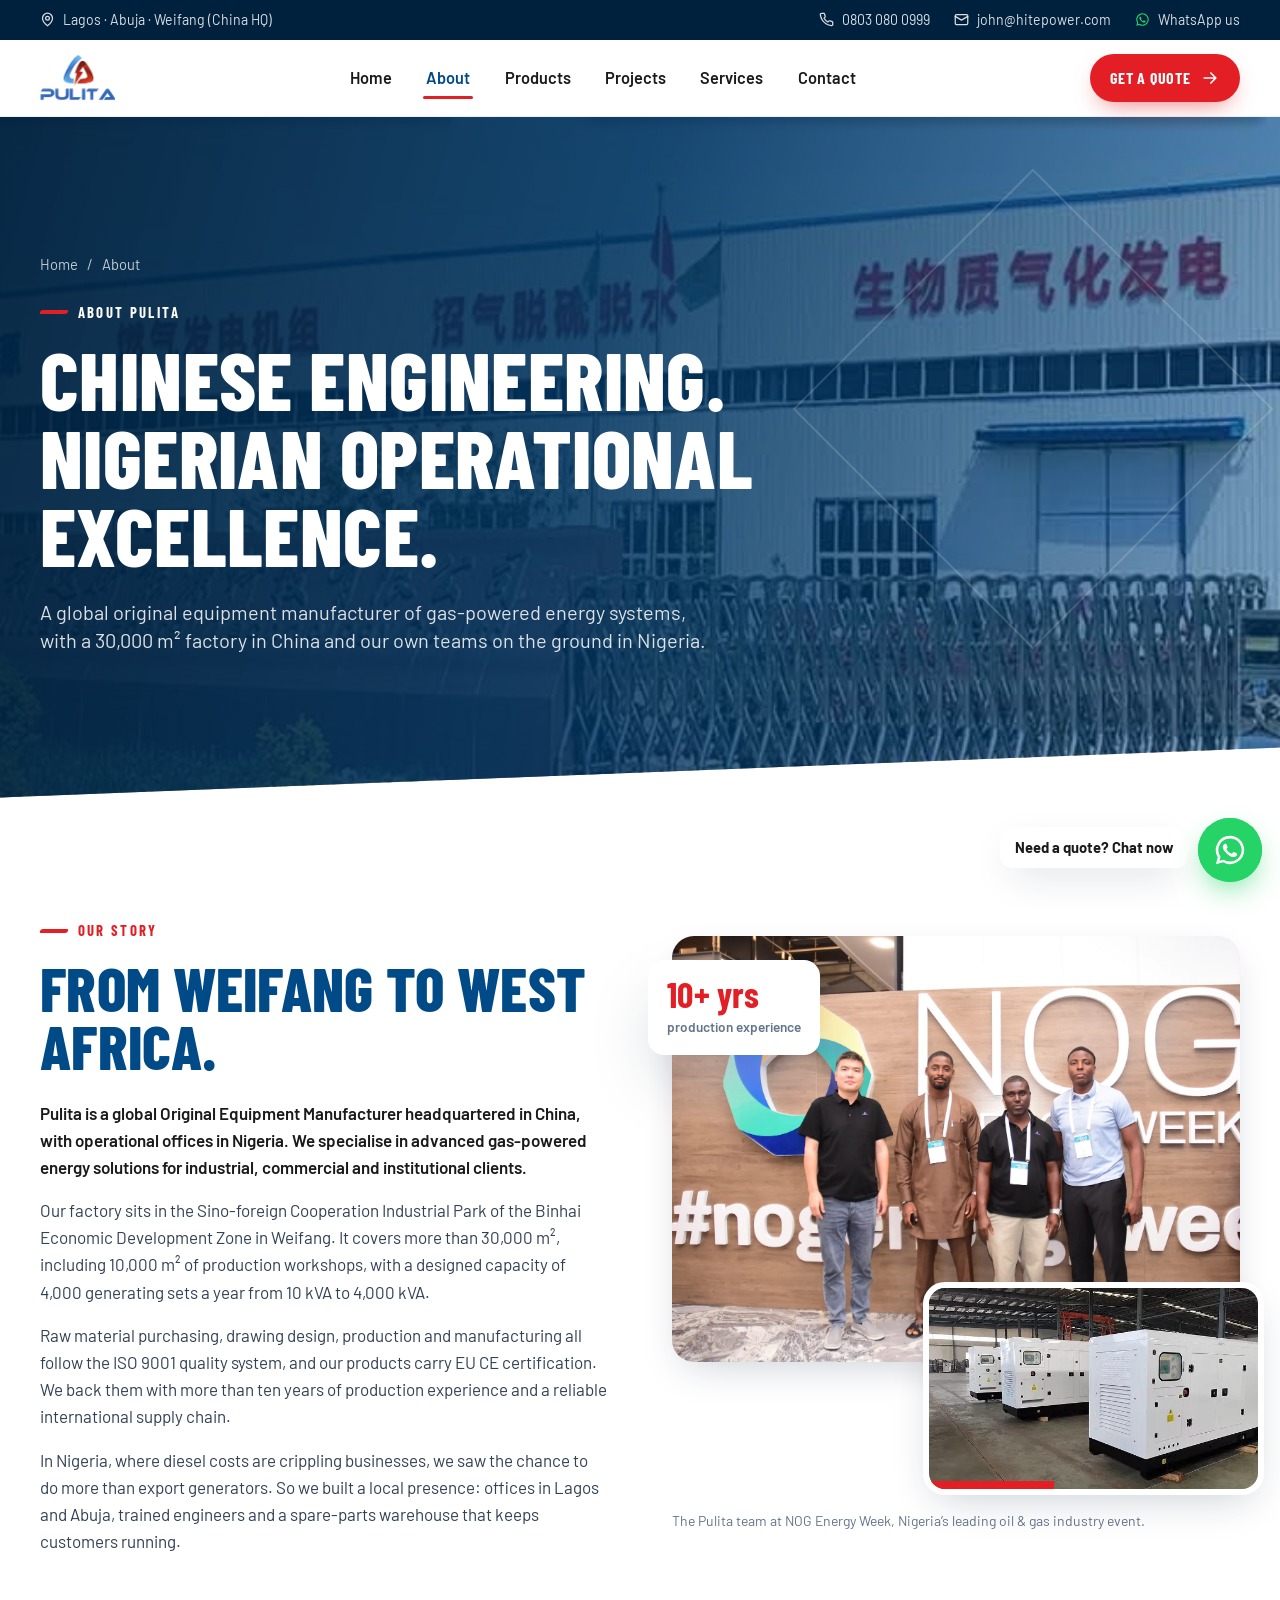
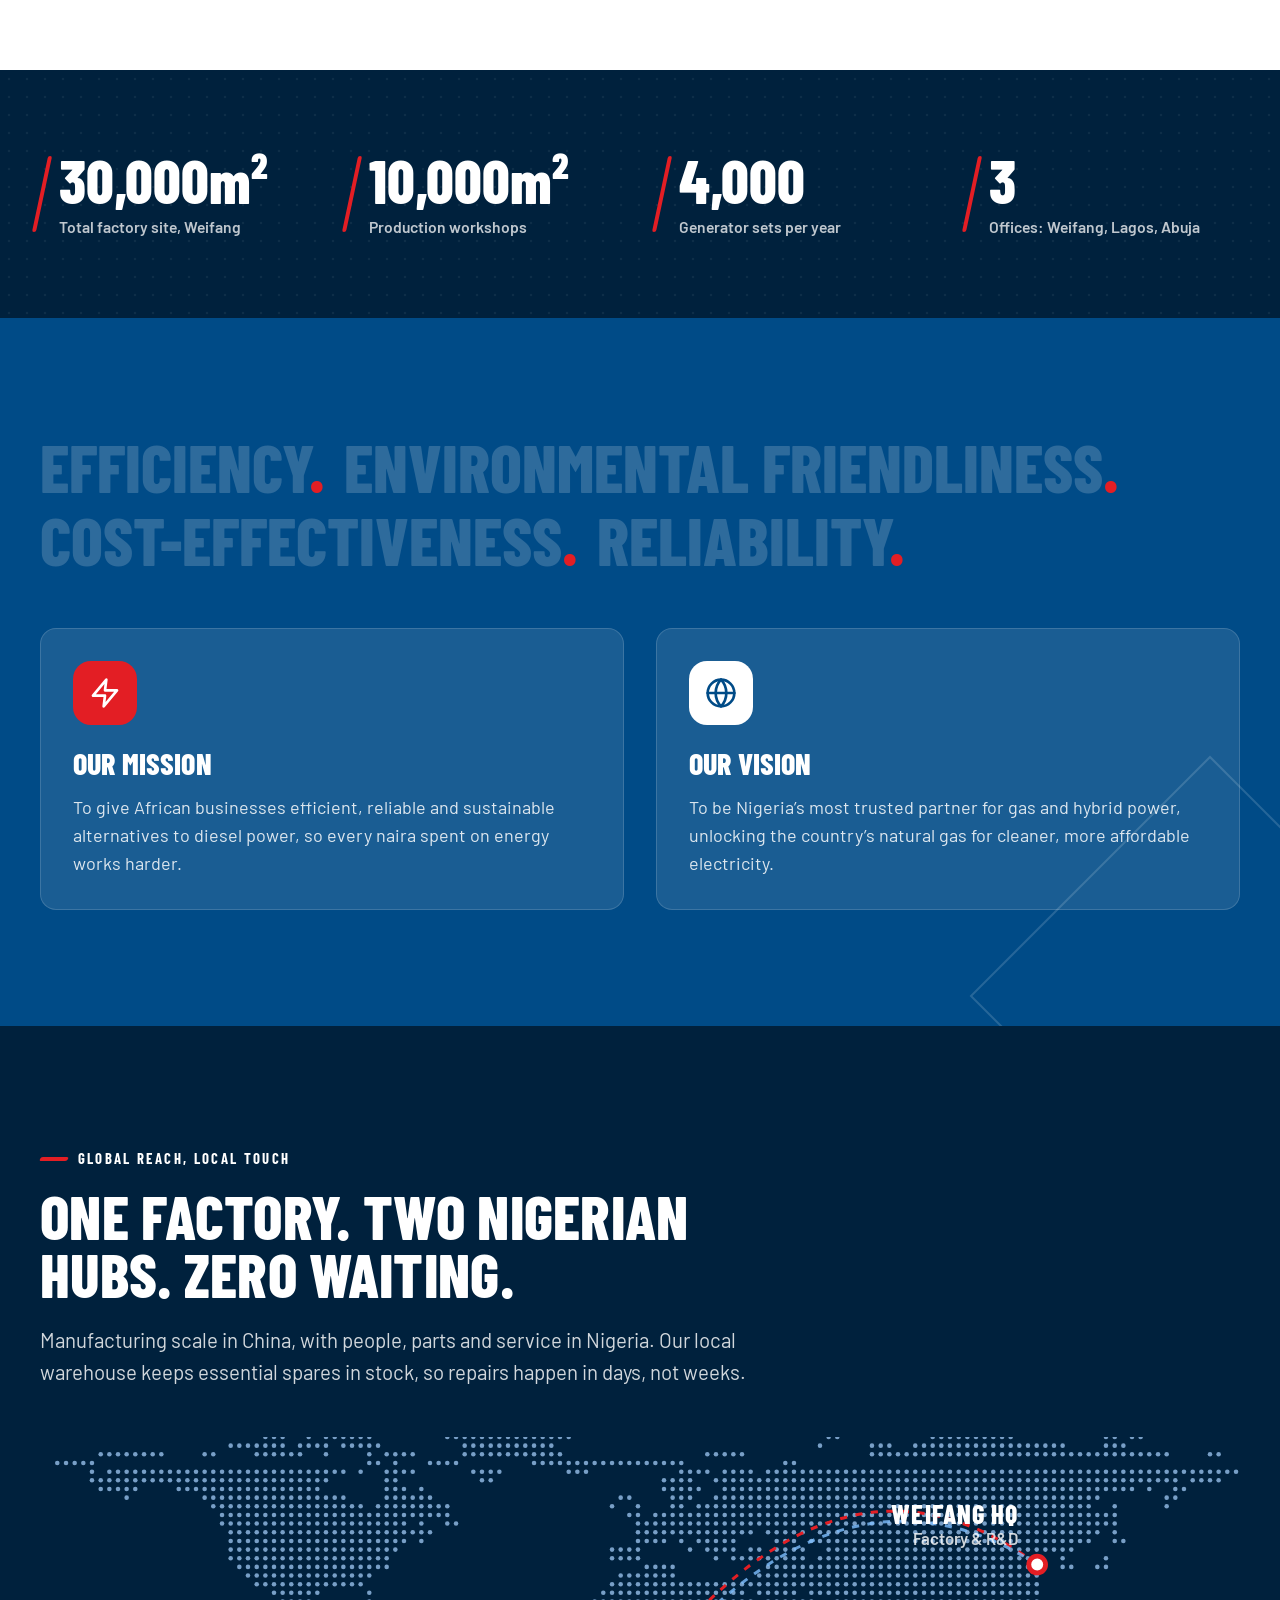
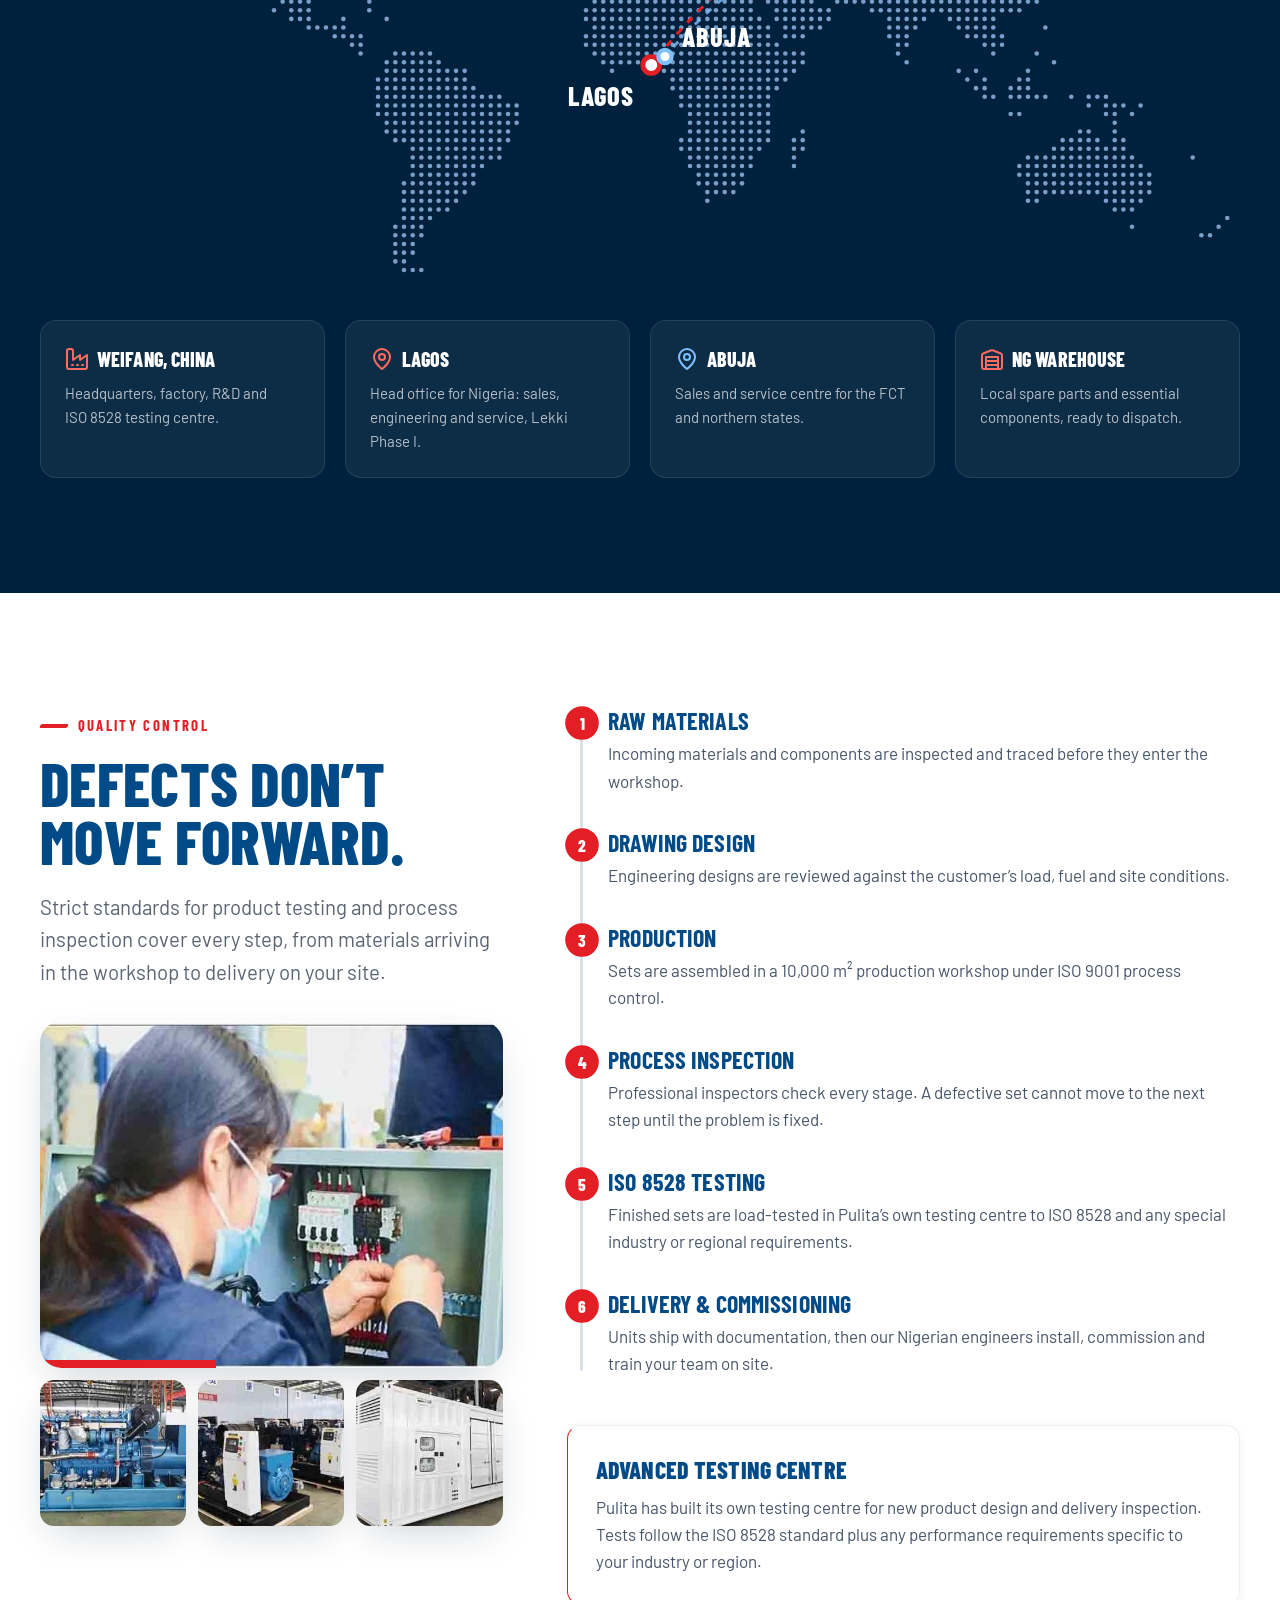
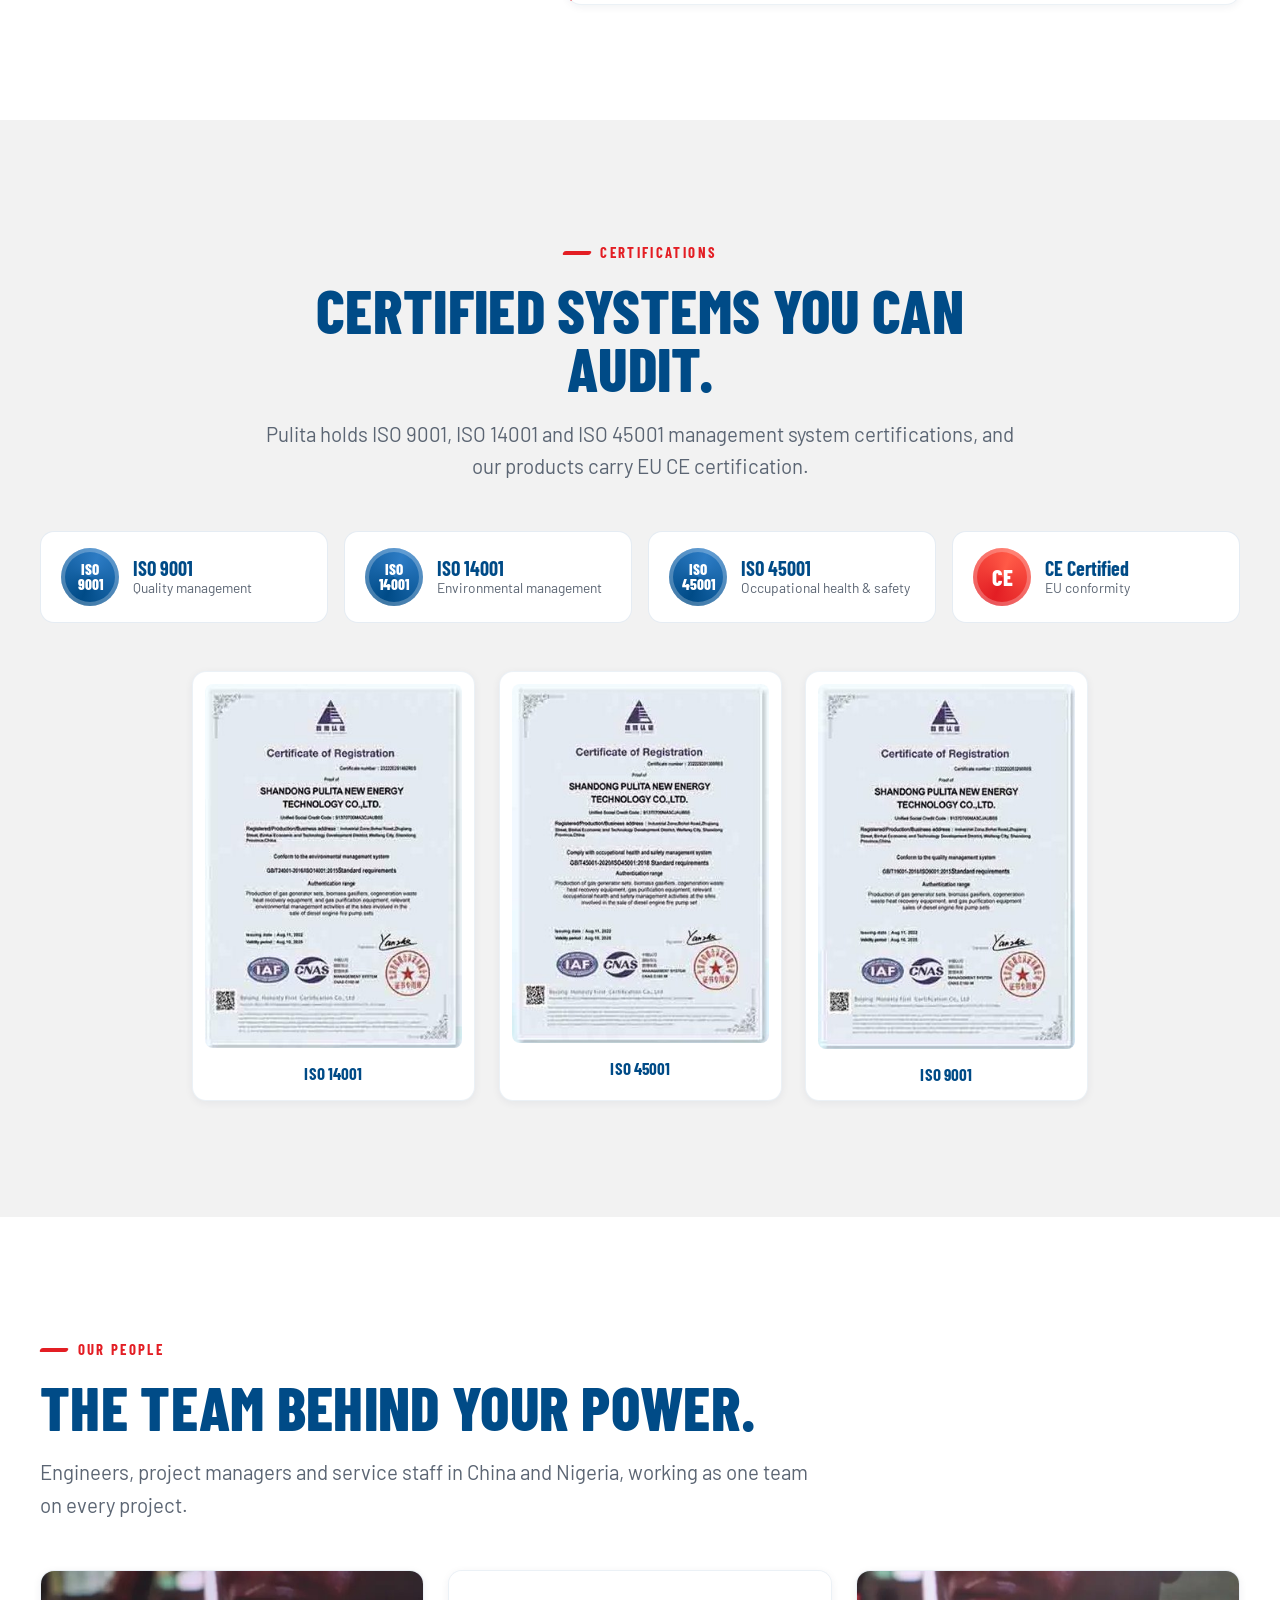
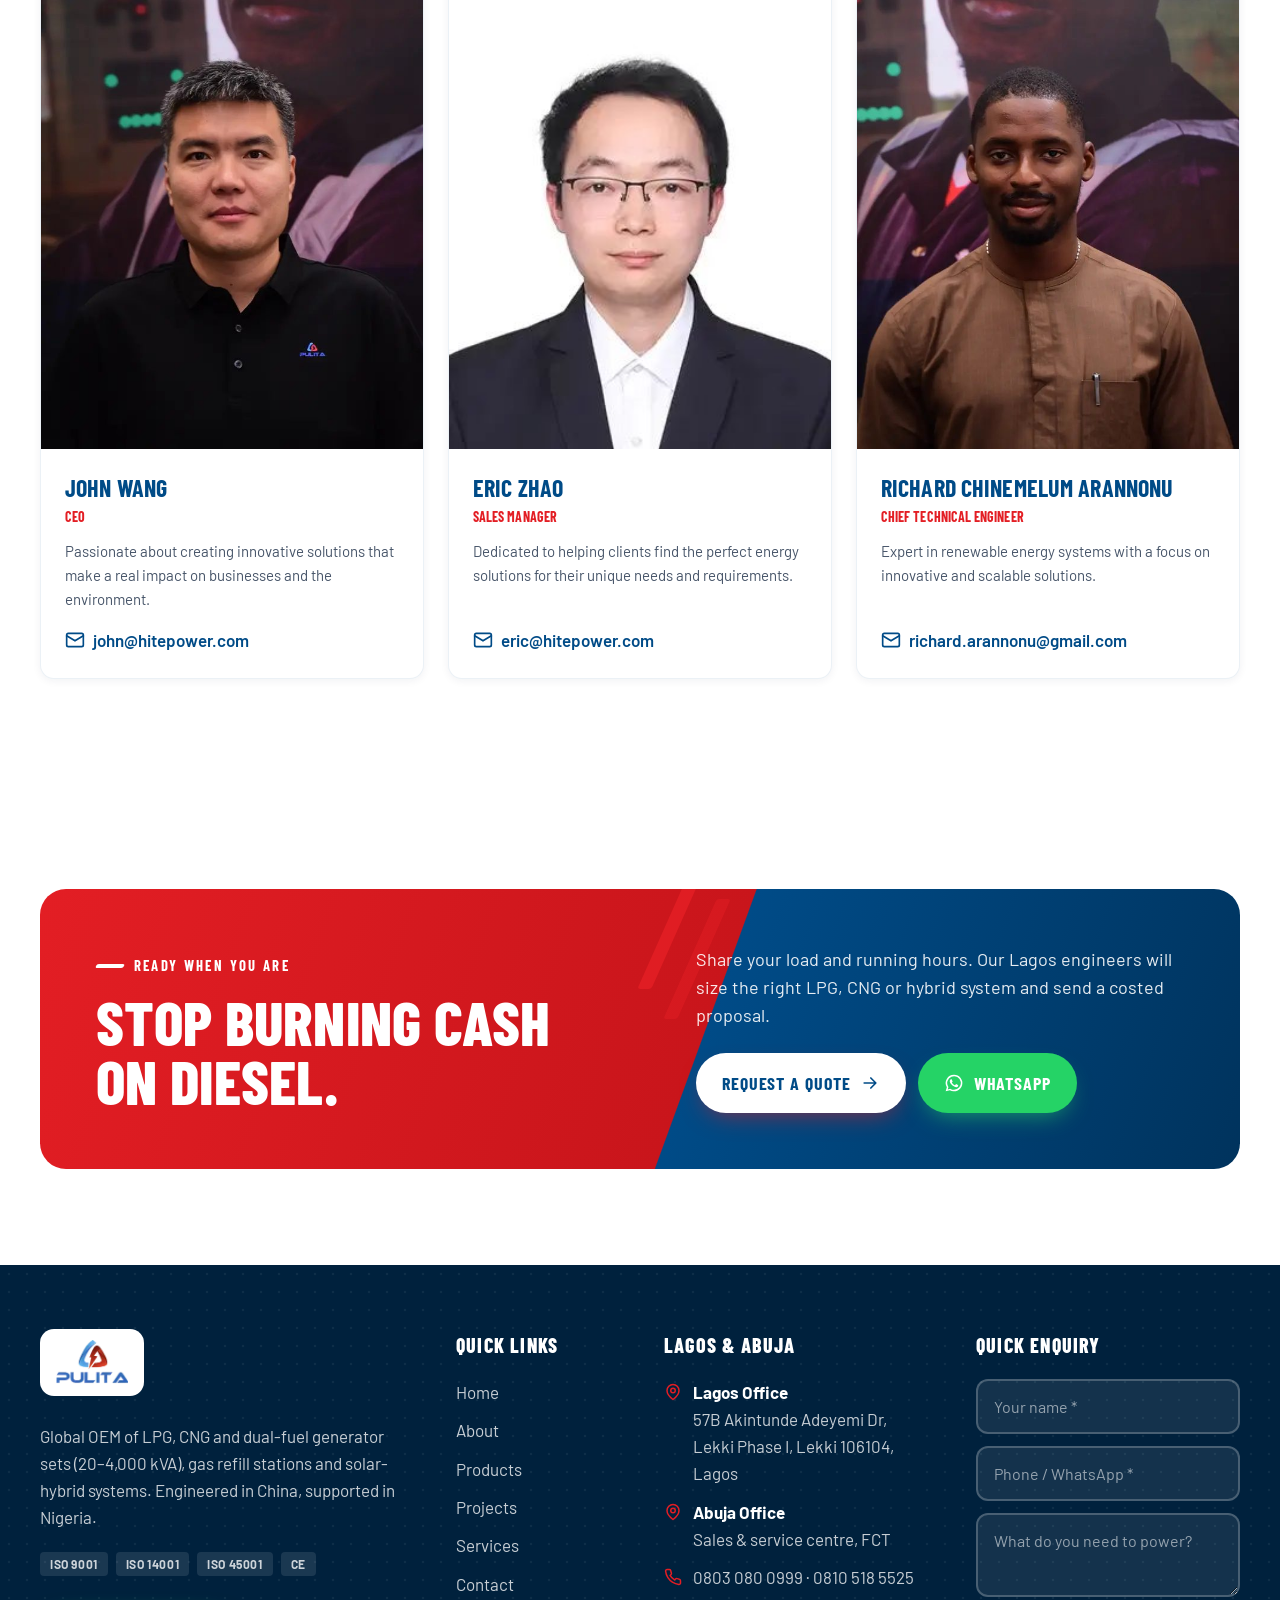
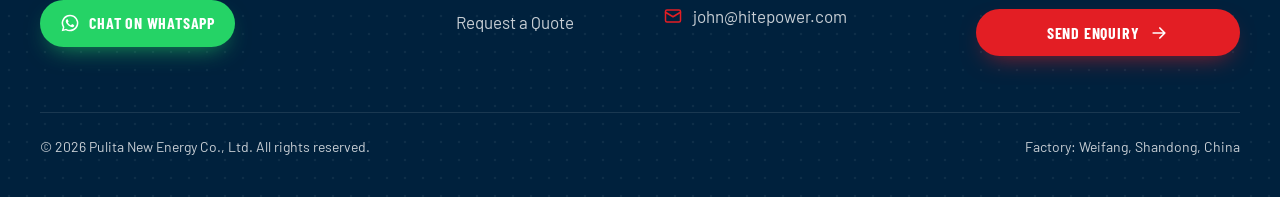
<file: pulita-website/about.html>
<!DOCTYPE html>
<html lang="en-NG" class="no-js">
<head>
<meta charset="utf-8">
<meta name="viewport" content="width=device-width, initial-scale=1, viewport-fit=cover">
<title>About Pulita New Energy | Global Gas Generator OEM with Offices in Lagos & Abuja</title>
<meta name="description" content="Pulita is a global OEM headquartered in Weifang, China, with a 30,000 m² factory and operational offices in Lagos and Abuja, Nigeria. ISO 9001, ISO 14001, ISO 45001 and CE certified.">
<meta name="theme-color" content="#004B87">
<link rel="canonical" href="https://www.pulitaenergy.com/about.html">
<meta property="og:type" content="website">
<meta property="og:site_name" content="Pulita New Energy">
<meta property="og:title" content="About Pulita New Energy | Global Gas Generator OEM with Offices in Lagos & Abuja">
<meta property="og:description" content="Pulita is a global OEM headquartered in Weifang, China, with a 30,000 m² factory and operational offices in Lagos and Abuja, Nigeria. ISO 9001, ISO 14001, ISO 45001 and CE certified.">
<meta property="og:image" content="https://www.pulitaenergy.com/assets/images/engineer-laptop-blue-generator.jpg">
<link rel="icon" type="image/png" href="assets/images/favicon.png">
<!-- Tailwind CSS: pre-compiled locally so the site works offline and loads fast.
     To use the Play CDN instead, replace the next line with:
     <script src="https://cdn.tailwindcss.com"></script> -->
<link rel="stylesheet" href="assets/css/tailwind.css">
<link rel="stylesheet" href="assets/css/styles.css">
<script type="application/ld+json">{"@context":"https://schema.org","@type":"Organization","name":"Pulita New Energy Co., Ltd","url":"https://www.pulitaenergy.com/","logo":"https://www.pulitaenergy.com/assets/images/pulita-logo-large.jpg","email":"john@hitepower.com","telephone":"+2348030800999","address":{"@type":"PostalAddress","streetAddress":"57B Akintunde Adeyemi Dr, Lekki Phase I","addressLocality":"Lekki","addressRegion":"Lagos","postalCode":"106104","addressCountry":"NG"}}</script>
</head>
<body>
<a class="skip-link" href="#main">Skip to content</a>
<div class="topbar hidden md:block">
  <div class="max-w-7xl mx-auto px-5 sm:px-8 lg:px-10 flex items-center justify-between h-10">
    <div class="flex items-center gap-2"><svg viewBox="0 0 24 24" fill="none" stroke="currentColor" stroke-width="2" stroke-linecap="round" stroke-linejoin="round" aria-hidden="true"><path d="M20 10c0 6-8 12-8 12s-8-6-8-12a8 8 0 0 1 16 0Z"/><circle cx="12" cy="10" r="3"/></svg><span>Lagos &middot; Abuja &middot; Weifang (China HQ)</span></div>
    <div class="flex items-center gap-6">
      <a class="flex items-center gap-2" href="tel:+2348030800999"><svg viewBox="0 0 24 24" fill="none" stroke="currentColor" stroke-width="2" stroke-linecap="round" stroke-linejoin="round" aria-hidden="true"><path d="M22 16.92v3a2 2 0 0 1-2.18 2 19.79 19.79 0 0 1-8.63-3.07 19.5 19.5 0 0 1-6-6 19.79 19.79 0 0 1-3.07-8.67A2 2 0 0 1 4.11 2h3a2 2 0 0 1 2 1.72 12.84 12.84 0 0 0 .7 2.81 2 2 0 0 1-.45 2.11L8.09 9.91a16 16 0 0 0 6 6l1.27-1.27a2 2 0 0 1 2.11-.45 12.84 12.84 0 0 0 2.81.7A2 2 0 0 1 22 16.92z"/></svg>0803 080 0999</a>
      <a class="flex items-center gap-2" href="mailto:john@hitepower.com"><svg viewBox="0 0 24 24" fill="none" stroke="currentColor" stroke-width="2" stroke-linecap="round" stroke-linejoin="round" aria-hidden="true"><rect x="2" y="4" width="20" height="16" rx="2"/><path d="m22 7-10 6L2 7"/></svg>john@hitepower.com</a>
      <a class="flex items-center gap-2" href="https://wa.me/2348030800999?text=Hello%20Pulita%2C%20I%27d%20like%20to%20know%20more%20about%20gas%20generators%20for%20my%20business." target="_blank" rel="noopener"><span class="inline-block w-[15px] h-[15px] text-[#25D366]"><svg viewBox="0 0 24 24" aria-hidden="true"><path fill="currentColor" d="M12 2a10 10 0 0 0-8.6 15.1L2 22l5.05-1.32A10 10 0 1 0 12 2Zm0 18.2a8.2 8.2 0 0 1-4.18-1.15l-.3-.18-3 .79.8-2.92-.2-.3A8.2 8.2 0 1 1 12 20.2Z"/><path fill="currentColor" d="M16.5 14.2c-.25-.12-1.47-.72-1.7-.8-.23-.09-.4-.13-.56.12-.17.25-.64.8-.79.97-.14.16-.29.18-.54.06a6.7 6.7 0 0 1-3.34-2.92c-.25-.44.25-.4.72-1.34.08-.16.04-.3-.02-.42-.06-.13-.56-1.35-.77-1.85-.2-.48-.41-.42-.56-.42h-.48a.92.92 0 0 0-.67.31 2.8 2.8 0 0 0-.87 2.08 4.87 4.87 0 0 0 1.02 2.58 11.1 11.1 0 0 0 4.26 3.77c1.58.68 2.2.74 3 .62.48-.07 1.47-.6 1.68-1.18.2-.58.2-1.08.14-1.18-.06-.1-.23-.17-.48-.29Z"/></svg></span>WhatsApp us</a>
    </div>
  </div>
</div>
<header class="site-header">
  <div class="max-w-7xl mx-auto px-5 sm:px-8 lg:px-10 bar flex items-center justify-between gap-6">
    <a class="logo flex items-center" href="index.html" aria-label="Pulita New Energy home"><img src="assets/images/pulita-logo.png" alt="Pulita New Energy" width="152" height="93"></a>
    <nav class="hidden lg:flex items-center gap-7" aria-label="Main"><a class="nav-link" href="index.html">Home</a><a class="nav-link" href="about.html" aria-current="page">About</a><a class="nav-link" href="products.html">Products</a><a class="nav-link" href="projects.html">Projects</a><a class="nav-link" href="services.html">Services</a><a class="nav-link" href="contact.html">Contact</a></nav>
    <div class="flex items-center gap-3">
      <a class="btn btn-sm header-cta" href="services.html#quote">Get a Quote <svg class="arrow" viewBox="0 0 24 24" fill="none" stroke="currentColor" stroke-width="2" stroke-linecap="round" stroke-linejoin="round" aria-hidden="true"><path d="M5 12h14M13 6l6 6-6 6"/></svg></a>
      <button class="menu-btn lg:hidden" type="button" aria-label="Open menu" aria-expanded="false" aria-controls="mobile-nav"><span></span><span></span><span></span></button>
    </div>
  </div>
</header>
<div class="mobile-nav lg:hidden" id="mobile-nav">
  <div class="max-w-7xl mx-auto px-5 sm:px-8 lg:px-10 pb-8">
    <nav aria-label="Mobile"><a class="m-link" href="index.html">Home<svg class="w-6 h-6" viewBox="0 0 24 24" fill="none" stroke="currentColor" stroke-width="2" stroke-linecap="round" stroke-linejoin="round" aria-hidden="true"><path d="m9 18 6-6-6-6"/></svg></a><a class="m-link" href="about.html" aria-current="page">About<svg class="w-6 h-6" viewBox="0 0 24 24" fill="none" stroke="currentColor" stroke-width="2" stroke-linecap="round" stroke-linejoin="round" aria-hidden="true"><path d="m9 18 6-6-6-6"/></svg></a><a class="m-link" href="products.html">Products<svg class="w-6 h-6" viewBox="0 0 24 24" fill="none" stroke="currentColor" stroke-width="2" stroke-linecap="round" stroke-linejoin="round" aria-hidden="true"><path d="m9 18 6-6-6-6"/></svg></a><a class="m-link" href="projects.html">Projects<svg class="w-6 h-6" viewBox="0 0 24 24" fill="none" stroke="currentColor" stroke-width="2" stroke-linecap="round" stroke-linejoin="round" aria-hidden="true"><path d="m9 18 6-6-6-6"/></svg></a><a class="m-link" href="services.html">Services<svg class="w-6 h-6" viewBox="0 0 24 24" fill="none" stroke="currentColor" stroke-width="2" stroke-linecap="round" stroke-linejoin="round" aria-hidden="true"><path d="m9 18 6-6-6-6"/></svg></a><a class="m-link" href="contact.html">Contact<svg class="w-6 h-6" viewBox="0 0 24 24" fill="none" stroke="currentColor" stroke-width="2" stroke-linecap="round" stroke-linejoin="round" aria-hidden="true"><path d="m9 18 6-6-6-6"/></svg></a></nav>
    <div class="grid gap-3 mt-6">
      <a class="btn btn-block" href="services.html#quote">Request a Quote <svg class="arrow" viewBox="0 0 24 24" fill="none" stroke="currentColor" stroke-width="2" stroke-linecap="round" stroke-linejoin="round" aria-hidden="true"><path d="M5 12h14M13 6l6 6-6 6"/></svg></a>
      <a class="btn btn-wa btn-block" href="https://wa.me/2348030800999?text=Hello%20Pulita%2C%20I%27d%20like%20to%20know%20more%20about%20gas%20generators%20for%20my%20business." target="_blank" rel="noopener"><span class="w-5 h-5"><svg viewBox="0 0 24 24" aria-hidden="true"><path fill="currentColor" d="M12 2a10 10 0 0 0-8.6 15.1L2 22l5.05-1.32A10 10 0 1 0 12 2Zm0 18.2a8.2 8.2 0 0 1-4.18-1.15l-.3-.18-3 .79.8-2.92-.2-.3A8.2 8.2 0 1 1 12 20.2Z"/><path fill="currentColor" d="M16.5 14.2c-.25-.12-1.47-.72-1.7-.8-.23-.09-.4-.13-.56.12-.17.25-.64.8-.79.97-.14.16-.29.18-.54.06a6.7 6.7 0 0 1-3.34-2.92c-.25-.44.25-.4.72-1.34.08-.16.04-.3-.02-.42-.06-.13-.56-1.35-.77-1.85-.2-.48-.41-.42-.56-.42h-.48a.92.92 0 0 0-.67.31 2.8 2.8 0 0 0-.87 2.08 4.87 4.87 0 0 0 1.02 2.58 11.1 11.1 0 0 0 4.26 3.77c1.58.68 2.2.74 3 .62.48-.07 1.47-.6 1.68-1.18.2-.58.2-1.08.14-1.18-.06-.1-.23-.17-.48-.29Z"/></svg></span> Chat on WhatsApp</a>
      <a class="btn btn-outline btn-block" href="tel:+2348030800999"><svg viewBox="0 0 24 24" fill="none" stroke="currentColor" stroke-width="2" stroke-linecap="round" stroke-linejoin="round" aria-hidden="true"><path d="M22 16.92v3a2 2 0 0 1-2.18 2 19.79 19.79 0 0 1-8.63-3.07 19.5 19.5 0 0 1-6-6 19.79 19.79 0 0 1-3.07-8.67A2 2 0 0 1 4.11 2h3a2 2 0 0 1 2 1.72 12.84 12.84 0 0 0 .7 2.81 2 2 0 0 1-.45 2.11L8.09 9.91a16 16 0 0 0 6 6l1.27-1.27a2 2 0 0 1 2.11-.45 12.84 12.84 0 0 0 2.81.7A2 2 0 0 1 22 16.92z"/></svg> 0803 080 0999</a>
    </div>
  </div>
</div>
<main id="main">
<section class="page-hero">
  <div class="hero-bg"><img src="assets/images/factory-weifang-exterior.jpg" alt="" style="object-position:30% 60%"></div>
  <div class="diamond-deco hidden lg:block" style="right:6%;top:18%"></div>
  <div class="max-w-7xl mx-auto px-5 sm:px-8 lg:px-10">
    <p class="breadcrumb enter"><a href="index.html">Home</a> <span class="mx-1.5">/</span> About</p>
    <p class="eyebrow on-dark mt-6 enter" style="--d:80ms">About Pulita</p>
    <h1 class="h-page max-w-4xl enter" style="--d:160ms">Chinese engineering. Nigerian operational excellence.</h1>
    <p class="text-lg md:text-xl text-white/85 max-w-2xl mt-6 enter" style="--d:260ms">A global original equipment manufacturer of gas-powered energy systems, with a 30,000&nbsp;m&sup2; factory in China and our own teams on the ground in Nigeria.</p>
    
  </div>
</section>

<!-- ============ STORY ============ -->
<section class="section">
  <div class="max-w-7xl mx-auto px-5 sm:px-8 lg:px-10 grid lg:grid-cols-12 gap-12 lg:gap-16 items-center">
    <div class="lg:col-span-6" data-reveal="left">
      <p class="eyebrow">Our story</p>
      <h2 class="h-section text-blue-brand">From Weifang to West Africa.</h2>
      <div class="mt-6 space-y-4 text-[17px] text-slate-700">
        <p class="font-semibold text-ink">Pulita is a global Original Equipment Manufacturer headquartered in China, with operational offices in Nigeria. We specialise in advanced gas-powered energy solutions for industrial, commercial and institutional clients.</p>
        <p>Our factory sits in the Sino-foreign Cooperation Industrial Park of the Binhai Economic Development Zone in Weifang. It covers more than 30,000&nbsp;m&sup2;, including 10,000&nbsp;m&sup2; of production workshops, with a designed capacity of 4,000 generating sets a year from 10&nbsp;kVA to 4,000&nbsp;kVA.</p>
        <p>Raw material purchasing, drawing design, production and manufacturing all follow the ISO&nbsp;9001 quality system, and our products carry EU CE certification. We back them with more than ten years of production experience and a reliable international supply chain.</p>
        <p>In Nigeria, where diesel costs are crippling businesses, we saw the chance to do more than export generators. So we built a local presence: offices in Lagos and Abuja, trained engineers and a spare-parts warehouse that keeps customers running.</p>
      </div>
    </div>
    <div class="lg:col-span-6 relative" data-reveal="right">
      <div class="img-frame aspect-[4/3]"><img src="assets/images/nog-energy-week-team.jpg" alt="The Pulita team at NOG Energy Week" loading="lazy" style="object-position:40% 50%"></div>
      <div class="img-frame accent aspect-[16/10] w-3/5 -mt-20 ml-auto md:mr-[-24px] border-[6px] border-white relative z-10"><img src="assets/images/factory-production-line-white-generators.jpg" alt="White soundproof generator sets on the Pulita production floor" loading="lazy"></div>
      <div class="badge-float top-6 left-4 md:-left-6" data-reveal="zoom" data-delay="300">
        <b class="font-display text-4xl text-red-brand leading-none block"><span data-count="10">10</span>+ yrs</b>
        <small class="text-slate-500 font-semibold">production experience</small>
      </div>
      <p class="text-sm text-slate-500 mt-4">The Pulita team at NOG Energy Week, Nigeria&rsquo;s leading oil &amp; gas industry event.</p>
    </div>
  </div>
</section>

<!-- ============ COUNTERS ============ -->
<section class="section-deep py-16 md:py-20 relative overflow-hidden on-dark">
  <div class="absolute inset-0 dot-grid-light opacity-40"></div>
  <div class="max-w-7xl mx-auto px-5 sm:px-8 lg:px-10 relative grid grid-cols-2 lg:grid-cols-4 gap-10">
    <div class="stat" data-reveal="up"><div class="num"><span data-count="30000">30,000</span>m&sup2;</div><p class="label">Total factory site, Weifang</p></div>
    <div class="stat" data-reveal="up" data-delay="100"><div class="num"><span data-count="10000">10,000</span>m&sup2;</div><p class="label">Production workshops</p></div>
    <div class="stat" data-reveal="up" data-delay="200"><div class="num"><span data-count="4000">4,000</span></div><p class="label">Generator sets per year</p></div>
    <div class="stat" data-reveal="up" data-delay="300"><div class="num"><span data-count="3">3</span></div><p class="label">Offices: Weifang, Lagos, Abuja</p></div>
  </div>
</section>

<!-- ============ MISSION ============ -->
<section class="section section-blue overflow-hidden">
  <div class="diamond-deco hidden md:block" style="right:-100px;bottom:-140px"></div>
  <div class="max-w-7xl mx-auto px-5 sm:px-8 lg:px-10 relative">
    <div class="mission-words" aria-label="Efficiency, Environmental Friendliness, Cost-Effectiveness, Reliability" data-reveal="up">
      <span>Efficiency</span><span>Environmental Friendliness</span><span>Cost-Effectiveness</span><span>Reliability</span>
    </div>
    <div class="grid md:grid-cols-2 gap-8 mt-14">
      <div class="rounded-2xl bg-white/10 border border-white/15 p-8" data-reveal="up">
        <div class="icon-badge mb-5" style="background:#E31E24;color:#fff"><svg viewBox="0 0 24 24" fill="none" stroke="currentColor" stroke-width="2" stroke-linecap="round" stroke-linejoin="round" aria-hidden="true"><path d="M13 2 3 14h9l-1 8 10-12h-9l1-8z"/></svg></div>
        <h3 class="font-display text-3xl font-extrabold uppercase mb-3">Our mission</h3>
        <p class="text-white/85 text-lg">To give African businesses efficient, reliable and sustainable alternatives to diesel power, so every naira spent on energy works harder.</p>
      </div>
      <div class="rounded-2xl bg-white/10 border border-white/15 p-8" data-reveal="up" data-delay="120">
        <div class="icon-badge mb-5" style="background:#fff;color:#004B87"><svg viewBox="0 0 24 24" fill="none" stroke="currentColor" stroke-width="2" stroke-linecap="round" stroke-linejoin="round" aria-hidden="true"><circle cx="12" cy="12" r="10"/><path d="M12 2a14.5 14.5 0 0 0 0 20 14.5 14.5 0 0 0 0-20M2 12h20"/></svg></div>
        <h3 class="font-display text-3xl font-extrabold uppercase mb-3">Our vision</h3>
        <p class="text-white/85 text-lg">To be Nigeria&rsquo;s most trusted partner for gas and hybrid power, unlocking the country&rsquo;s natural gas for cleaner, more affordable electricity.</p>
      </div>
    </div>
  </div>
</section>

<!-- ============ GLOBAL REACH ============ -->
<section class="section section-deep on-dark overflow-hidden">
  <div class="max-w-7xl mx-auto px-5 sm:px-8 lg:px-10 relative">
    <div class="max-w-3xl  mb-12" data-reveal="up">
  <p class="eyebrow on-dark">Global reach, local touch</p>
  <h2 class="h-section text-white">One factory. Two Nigerian hubs. Zero waiting.</h2>
  <p class="lead mt-5 text-white/80">Manufacturing scale in China, with people, parts and service in Nigeria. Our local warehouse keeps essential spares in stock, so repairs happen in days, not weeks.</p>
</div>
    <div class="map-wrap" data-reveal="zoom">
  <img src="assets/images/world-map-dots.svg" alt="World map showing Pulita's headquarters in Weifang, China and offices in Lagos and Abuja, Nigeria" loading="lazy" width="1000" height="369">
  <svg class="overlay" viewBox="0 0 1000 369" aria-hidden="true">
    <path class="map-arc" d="M831.0 106.3 Q670.2 -13.7 509.4 190.0"/>
    <path class="map-arc" style="stroke:#7FC0FF;opacity:.8" d="M831.0 106.3 Q675.9 6.3 520.8 182.9"/>
    <circle class="map-pulse" cx="831.0" cy="106.3" r="7"/><circle cx="831.0" cy="106.3" r="7" fill="#fff" stroke="#E31E24" stroke-width="4"/>
    <circle class="map-pulse" cx="509.4" cy="190.0" r="7" style="animation-delay:.8s"/><circle cx="509.4" cy="190.0" r="7" fill="#fff" stroke="#E31E24" stroke-width="4"/>
    <circle cx="520.8" cy="182.9" r="5.5" fill="#fff" stroke="#7FC0FF" stroke-width="3.5"/>
    <text class="map-label" x="815.0" y="72.3" text-anchor="end">Weifang HQ</text>
    <text class="map-sub" x="815.0" y="90.3" text-anchor="end">Factory &amp; R&amp;D</text>
    <text class="map-label" x="495.4" y="224.0" text-anchor="end">Lagos</text>
    <text class="map-label" x="534.8" y="174.9">Abuja</text>
  </svg>
</div>
    <div class="grid sm:grid-cols-2 lg:grid-cols-4 gap-5 mt-10">
      <div class="rounded-2xl bg-white/5 border border-white/10 p-6" data-reveal="up"><p class="flex items-center gap-2 font-display text-xl font-extrabold uppercase text-white"><svg class="w-6 h-6 text-[#FF6B5E]" viewBox="0 0 24 24" fill="none" stroke="currentColor" stroke-width="2" stroke-linecap="round" stroke-linejoin="round" aria-hidden="true"><path d="M2 20a2 2 0 0 0 2 2h16a2 2 0 0 0 2-2V8l-7 5V8l-7 5V4a2 2 0 0 0-2-2H4a2 2 0 0 0-2 2Z"/><path d="M17 18h1M12 18h1M7 18h1"/></svg>Weifang, China</p><p class="text-white/70 mt-2 text-[15px]">Headquarters, factory, R&amp;D and ISO&nbsp;8528 testing centre.</p></div>
      <div class="rounded-2xl bg-white/5 border border-white/10 p-6" data-reveal="up" data-delay="100"><p class="flex items-center gap-2 font-display text-xl font-extrabold uppercase text-white"><svg class="w-6 h-6 text-[#FF6B5E]" viewBox="0 0 24 24" fill="none" stroke="currentColor" stroke-width="2" stroke-linecap="round" stroke-linejoin="round" aria-hidden="true"><path d="M20 10c0 6-8 12-8 12s-8-6-8-12a8 8 0 0 1 16 0Z"/><circle cx="12" cy="10" r="3"/></svg>Lagos</p><p class="text-white/70 mt-2 text-[15px]">Head office for Nigeria: sales, engineering and service, Lekki Phase I.</p></div>
      <div class="rounded-2xl bg-white/5 border border-white/10 p-6" data-reveal="up" data-delay="200"><p class="flex items-center gap-2 font-display text-xl font-extrabold uppercase text-white"><svg class="w-6 h-6 text-[#7FC0FF]" viewBox="0 0 24 24" fill="none" stroke="currentColor" stroke-width="2" stroke-linecap="round" stroke-linejoin="round" aria-hidden="true"><path d="M20 10c0 6-8 12-8 12s-8-6-8-12a8 8 0 0 1 16 0Z"/><circle cx="12" cy="10" r="3"/></svg>Abuja</p><p class="text-white/70 mt-2 text-[15px]">Sales and service centre for the FCT and northern states.</p></div>
      <div class="rounded-2xl bg-white/5 border border-white/10 p-6" data-reveal="up" data-delay="300"><p class="flex items-center gap-2 font-display text-xl font-extrabold uppercase text-white"><svg class="w-6 h-6 text-[#FF6B5E]" viewBox="0 0 24 24" fill="none" stroke="currentColor" stroke-width="2" stroke-linecap="round" stroke-linejoin="round" aria-hidden="true"><path d="M22 8.35V20a2 2 0 0 1-2 2H4a2 2 0 0 1-2-2V8.35A2 2 0 0 1 3.26 6.5l8-3.2a2 2 0 0 1 1.48 0l8 3.2A2 2 0 0 1 22 8.35Z"/><path d="M6 18h12M6 14h12"/><path d="M6 22V10h12v12"/></svg>NG warehouse</p><p class="text-white/70 mt-2 text-[15px]">Local spare parts and essential components, ready to dispatch.</p></div>
    </div>
  </div>
</section>

<!-- ============ QUALITY CONTROL ============ -->
<section class="section">
  <div class="max-w-7xl mx-auto px-5 sm:px-8 lg:px-10 grid lg:grid-cols-12 gap-12 lg:gap-16">
    <div class="lg:col-span-5">
      <div class="lg:sticky lg:top-32">
        <div data-reveal="up">
          <p class="eyebrow">Quality control</p>
          <h2 class="h-section text-blue-brand">Defects don&rsquo;t move forward.</h2>
          <p class="lead mt-5">Strict standards for product testing and process inspection cover every step, from materials arriving in the workshop to delivery on your site.</p>
        </div>
        <div class="img-frame accent aspect-[4/3] mt-8" data-reveal="up"><img src="assets/images/quality-control-testing.jpg" alt="Pulita inspector testing a generator control panel" loading="lazy"></div>
        <div class="grid grid-cols-3 gap-3 mt-3" data-reveal="up">
          <div class="img-frame aspect-square" style="border-radius:14px"><img src="assets/images/factory-gallery-2.jpg" alt="Gas engine on the assembly line" loading="lazy"></div>
          <div class="img-frame aspect-square" style="border-radius:14px"><img src="assets/images/factory-gallery-1.jpg" alt="Open-type generator sets in the workshop" loading="lazy"></div>
          <div class="img-frame aspect-square" style="border-radius:14px"><img src="assets/images/factory-gallery-5.jpg" alt="Containerized generator ready for shipment" loading="lazy"></div>
        </div>
      </div>
    </div>
    <div class="lg:col-span-7">
      <div class="timeline">
        <div class="progress"></div>
        <div class="tl-item" data-step="1"><h3>Raw materials</h3><p class="text-slate-600 mt-1.5">Incoming materials and components are inspected and traced before they enter the workshop.</p></div><div class="tl-item" data-step="2"><h3>Drawing design</h3><p class="text-slate-600 mt-1.5">Engineering designs are reviewed against the customer&rsquo;s load, fuel and site conditions.</p></div><div class="tl-item" data-step="3"><h3>Production</h3><p class="text-slate-600 mt-1.5">Sets are assembled in a 10,000&nbsp;m&sup2; production workshop under ISO&nbsp;9001 process control.</p></div><div class="tl-item" data-step="4"><h3>Process inspection</h3><p class="text-slate-600 mt-1.5">Professional inspectors check every stage. A defective set cannot move to the next step until the problem is fixed.</p></div><div class="tl-item" data-step="5"><h3>ISO 8528 testing</h3><p class="text-slate-600 mt-1.5">Finished sets are load-tested in Pulita&rsquo;s own testing centre to ISO&nbsp;8528 and any special industry or regional requirements.</p></div><div class="tl-item" data-step="6"><h3>Delivery &amp; commissioning</h3><p class="text-slate-600 mt-1.5">Units ship with documentation, then our Nigerian engineers install, commission and train your team on site.</p></div>
      </div>
      <div class="card p-7 mt-12 border-l-4" style="border-left-color:#E31E24" data-reveal="up">
        <p class="font-display text-2xl font-extrabold uppercase text-blue-brand">Advanced testing centre</p>
        <p class="text-slate-600 mt-2">Pulita has built its own testing centre for new product design and delivery inspection. Tests follow the ISO&nbsp;8528 standard plus any performance requirements specific to your industry or region.</p>
      </div>
    </div>
  </div>
</section>

<!-- ============ CERTIFICATIONS ============ -->
<section class="section section-gray">
  <div class="max-w-7xl mx-auto px-5 sm:px-8 lg:px-10">
    <div class="max-w-3xl text-center mx-auto mb-12" data-reveal="up">
  <p class="eyebrow">Certifications</p>
  <h2 class="h-section text-blue-brand">Certified systems you can audit.</h2>
  <p class="lead mt-5 ">Pulita holds ISO&nbsp;9001, ISO&nbsp;14001 and ISO&nbsp;45001 management system certifications, and our products carry EU CE certification.</p>
</div>
    <div class="grid sm:grid-cols-2 lg:grid-cols-4 gap-4 mb-12"><div class="cert" data-reveal="up" data-delay="0"><span class="cert-seal">ISO<br>9001</span><span><b>ISO 9001</b><small>Quality management</small></span></div><div class="cert" data-reveal="up" data-delay="80"><span class="cert-seal">ISO<br>14001</span><span><b>ISO 14001</b><small>Environmental management</small></span></div><div class="cert" data-reveal="up" data-delay="160"><span class="cert-seal">ISO<br>45001</span><span><b>ISO 45001</b><small>Occupational health &amp; safety</small></span></div><div class="cert" data-reveal="up" data-delay="240"><span class="cert-seal ce">CE</span><span><b>CE Certified</b><small>EU conformity</small></span></div></div>
    <div class="grid sm:grid-cols-3 gap-6 max-w-4xl mx-auto"><figure class="card card-hover p-3" data-reveal="up" data-delay="0"><img src="assets/images/iso-certificate-1.jpg" alt="ISO 14001 certificate of registration, Shandong Pulita New Energy Technology Co., Ltd." loading="lazy" class="rounded-lg w-full"><figcaption class="text-center font-display font-bold uppercase text-blue-brand mt-3 tracking-wide">ISO 14001</figcaption></figure><figure class="card card-hover p-3" data-reveal="up" data-delay="100"><img src="assets/images/iso-certificate-2.jpg" alt="ISO 45001 certificate of registration, Shandong Pulita New Energy Technology Co., Ltd." loading="lazy" class="rounded-lg w-full"><figcaption class="text-center font-display font-bold uppercase text-blue-brand mt-3 tracking-wide">ISO 45001</figcaption></figure><figure class="card card-hover p-3" data-reveal="up" data-delay="200"><img src="assets/images/iso-certificate-3.jpg" alt="ISO 9001 certificate of registration, Shandong Pulita New Energy Technology Co., Ltd." loading="lazy" class="rounded-lg w-full"><figcaption class="text-center font-display font-bold uppercase text-blue-brand mt-3 tracking-wide">ISO 9001</figcaption></figure></div>
  </div>
</section>

<!-- ============ TEAM ============ -->
<section class="section">
  <div class="max-w-7xl mx-auto px-5 sm:px-8 lg:px-10">
    <div class="max-w-3xl  mb-12" data-reveal="up">
  <p class="eyebrow">Our people</p>
  <h2 class="h-section text-blue-brand">The team behind your power.</h2>
  <p class="lead mt-5 ">Engineers, project managers and service staff in China and Nigeria, working as one team on every project.</p>
</div>
    <div class="grid sm:grid-cols-2 lg:grid-cols-3 gap-6"><figure class="team-card card overflow-hidden flex flex-col" data-reveal="up" data-delay="0">
  <div class="overflow-hidden"><img src="assets/images/team-portrait-1.jpg" alt="John Wang, CEO, Pulita New Energy" loading="lazy"></div>
  <figcaption class="p-6 flex flex-col flex-1">
    <b class="font-display text-2xl uppercase text-blue-brand block leading-tight">John Wang</b>
    <span class="font-display text-sm font-bold tracking-[.16em] uppercase text-red-brand mt-1">CEO</span>
    <p class="text-slate-600 text-[15px] mt-3">Passionate about creating innovative solutions that make a real impact on businesses and the environment.</p>
    <a class="mt-auto pt-4 inline-flex items-center gap-2 font-semibold text-blue-brand hover:text-red-600 break-all" href="mailto:john@hitepower.com"><svg class="w-5 h-5 flex-none" viewBox="0 0 24 24" fill="none" stroke="currentColor" stroke-width="2" stroke-linecap="round" stroke-linejoin="round" aria-hidden="true"><rect x="2" y="4" width="20" height="16" rx="2"/><path d="m22 7-10 6L2 7"/></svg>john@hitepower.com</a>
  </figcaption>
</figure><figure class="team-card card overflow-hidden flex flex-col" data-reveal="up" data-delay="100">
  <div class="overflow-hidden"><img src="assets/images/team-portrait-3.jpg" alt="Eric Zhao, Sales Manager, Pulita New Energy" loading="lazy"></div>
  <figcaption class="p-6 flex flex-col flex-1">
    <b class="font-display text-2xl uppercase text-blue-brand block leading-tight">Eric Zhao</b>
    <span class="font-display text-sm font-bold tracking-[.16em] uppercase text-red-brand mt-1">Sales Manager</span>
    <p class="text-slate-600 text-[15px] mt-3">Dedicated to helping clients find the perfect energy solutions for their unique needs and requirements.</p>
    <a class="mt-auto pt-4 inline-flex items-center gap-2 font-semibold text-blue-brand hover:text-red-600 break-all" href="mailto:eric@hitepower.com"><svg class="w-5 h-5 flex-none" viewBox="0 0 24 24" fill="none" stroke="currentColor" stroke-width="2" stroke-linecap="round" stroke-linejoin="round" aria-hidden="true"><rect x="2" y="4" width="20" height="16" rx="2"/><path d="m22 7-10 6L2 7"/></svg>eric@hitepower.com</a>
  </figcaption>
</figure><figure class="team-card card overflow-hidden flex flex-col" data-reveal="up" data-delay="200">
  <div class="overflow-hidden"><img src="assets/images/team-portrait-2.jpg" alt="Richard Chinemelum Arannonu, Chief Technical Engineer, Pulita New Energy" loading="lazy"></div>
  <figcaption class="p-6 flex flex-col flex-1">
    <b class="font-display text-2xl uppercase text-blue-brand block leading-tight">Richard Chinemelum Arannonu</b>
    <span class="font-display text-sm font-bold tracking-[.16em] uppercase text-red-brand mt-1">Chief Technical Engineer</span>
    <p class="text-slate-600 text-[15px] mt-3">Expert in renewable energy systems with a focus on innovative and scalable solutions.</p>
    <a class="mt-auto pt-4 inline-flex items-center gap-2 font-semibold text-blue-brand hover:text-red-600 break-all" href="mailto:richard.arannonu@gmail.com"><svg class="w-5 h-5 flex-none" viewBox="0 0 24 24" fill="none" stroke="currentColor" stroke-width="2" stroke-linecap="round" stroke-linejoin="round" aria-hidden="true"><rect x="2" y="4" width="20" height="16" rx="2"/><path d="m22 7-10 6L2 7"/></svg>richard.arannonu@gmail.com</a>
  </figcaption>
</figure></div>
  </div>
</section>
<section class="py-16 md:py-24">
  <div class="max-w-7xl mx-auto px-5 sm:px-8 lg:px-10">
    <div class="cta-band p-8 md:p-14" data-reveal="zoom">
      <div class="slash-deco hidden md:block" style="right:48%;top:-20px"><i style="left:0;top:0"></i><i style="left:26px;top:30px;opacity:.5"></i></div>
      <div class="grid md:grid-cols-2 gap-8 items-center relative">
        <div>
          <p class="eyebrow on-dark">Ready when you are</p>
          <h2 class="h-section">Stop burning cash on diesel.</h2>
        </div>
        <div class="md:pl-10">
          <p class="text-lg text-white/90 mb-6">Share your load and running hours. Our Lagos engineers will size the right LPG, CNG or hybrid system and send a costed proposal.</p>
          <div class="flex flex-wrap gap-3">
            <a class="btn bg-white" style="--bg:#fff;--fg:#004B87" href="services.html#quote">Request a Quote <svg class="arrow" viewBox="0 0 24 24" fill="none" stroke="currentColor" stroke-width="2" stroke-linecap="round" stroke-linejoin="round" aria-hidden="true"><path d="M5 12h14M13 6l6 6-6 6"/></svg></a>
            <a class="btn btn-wa" href="https://wa.me/2348030800999?text=Hello%20Pulita%2C%20I%27d%20like%20to%20know%20more%20about%20gas%20generators%20for%20my%20business." target="_blank" rel="noopener"><span class="w-5 h-5"><svg viewBox="0 0 24 24" aria-hidden="true"><path fill="currentColor" d="M12 2a10 10 0 0 0-8.6 15.1L2 22l5.05-1.32A10 10 0 1 0 12 2Zm0 18.2a8.2 8.2 0 0 1-4.18-1.15l-.3-.18-3 .79.8-2.92-.2-.3A8.2 8.2 0 1 1 12 20.2Z"/><path fill="currentColor" d="M16.5 14.2c-.25-.12-1.47-.72-1.7-.8-.23-.09-.4-.13-.56.12-.17.25-.64.8-.79.97-.14.16-.29.18-.54.06a6.7 6.7 0 0 1-3.34-2.92c-.25-.44.25-.4.72-1.34.08-.16.04-.3-.02-.42-.06-.13-.56-1.35-.77-1.85-.2-.48-.41-.42-.56-.42h-.48a.92.92 0 0 0-.67.31 2.8 2.8 0 0 0-.87 2.08 4.87 4.87 0 0 0 1.02 2.58 11.1 11.1 0 0 0 4.26 3.77c1.58.68 2.2.74 3 .62.48-.07 1.47-.6 1.68-1.18.2-.58.2-1.08.14-1.18-.06-.1-.23-.17-.48-.29Z"/></svg></span>WhatsApp</a>
          </div>
        </div>
      </div>
    </div>
  </div>
</section>
</main>
<footer class="site-footer">
  <div class="absolute inset-0 dot-grid-light opacity-40 pointer-events-none"></div>
  <div class="max-w-7xl mx-auto px-5 sm:px-8 lg:px-10 relative pt-16 pb-10">
    <div class="grid gap-12 lg:grid-cols-12">
      <div class="lg:col-span-4">
        <a href="index.html" class="footer-logo" aria-label="Pulita home"><img src="assets/images/pulita-logo.png" alt="Pulita New Energy" width="152" height="93" loading="lazy"></a>
        <p class="mt-5 max-w-sm">Global OEM of LPG, CNG and dual-fuel generator sets (20&ndash;4,000&nbsp;kVA), gas refill stations and solar-hybrid systems. Engineered in China, supported in Nigeria.</p>
        <div class="flex flex-wrap gap-2 mt-5 text-xs font-bold tracking-wider">
          <span class="px-2.5 py-1 rounded bg-white/10">ISO 9001</span><span class="px-2.5 py-1 rounded bg-white/10">ISO 14001</span><span class="px-2.5 py-1 rounded bg-white/10">ISO 45001</span><span class="px-2.5 py-1 rounded bg-white/10">CE</span>
        </div>
        <a class="btn btn-wa btn-sm mt-6" href="https://wa.me/2348030800999?text=Hello%20Pulita%2C%20I%27d%20like%20to%20know%20more%20about%20gas%20generators%20for%20my%20business." target="_blank" rel="noopener"><span class="w-5 h-5"><svg viewBox="0 0 24 24" aria-hidden="true"><path fill="currentColor" d="M12 2a10 10 0 0 0-8.6 15.1L2 22l5.05-1.32A10 10 0 1 0 12 2Zm0 18.2a8.2 8.2 0 0 1-4.18-1.15l-.3-.18-3 .79.8-2.92-.2-.3A8.2 8.2 0 1 1 12 20.2Z"/><path fill="currentColor" d="M16.5 14.2c-.25-.12-1.47-.72-1.7-.8-.23-.09-.4-.13-.56.12-.17.25-.64.8-.79.97-.14.16-.29.18-.54.06a6.7 6.7 0 0 1-3.34-2.92c-.25-.44.25-.4.72-1.34.08-.16.04-.3-.02-.42-.06-.13-.56-1.35-.77-1.85-.2-.48-.41-.42-.56-.42h-.48a.92.92 0 0 0-.67.31 2.8 2.8 0 0 0-.87 2.08 4.87 4.87 0 0 0 1.02 2.58 11.1 11.1 0 0 0 4.26 3.77c1.58.68 2.2.74 3 .62.48-.07 1.47-.6 1.68-1.18.2-.58.2-1.08.14-1.18-.06-.1-.23-.17-.48-.29Z"/></svg></span>Chat on WhatsApp</a>
      </div>
      <div class="lg:col-span-2">
        <h4>Quick links</h4>
        <ul class="footer-list"><li><a href="index.html">Home</a></li><li><a href="about.html">About</a></li><li><a href="products.html">Products</a></li><li><a href="projects.html">Projects</a></li><li><a href="services.html">Services</a></li><li><a href="contact.html">Contact</a></li><li><a href="services.html#quote">Request a Quote</a></li></ul>
      </div>
      <div class="lg:col-span-3">
        <h4>Lagos &amp; Abuja</h4>
        <ul class="footer-list">
          <li><svg viewBox="0 0 24 24" fill="none" stroke="currentColor" stroke-width="2" stroke-linecap="round" stroke-linejoin="round" aria-hidden="true"><path d="M20 10c0 6-8 12-8 12s-8-6-8-12a8 8 0 0 1 16 0Z"/><circle cx="12" cy="10" r="3"/></svg><span><b class="text-white">Lagos Office</b><br>57B Akintunde Adeyemi Dr, Lekki Phase I, Lekki 106104, Lagos</span></li>
          <li><svg viewBox="0 0 24 24" fill="none" stroke="currentColor" stroke-width="2" stroke-linecap="round" stroke-linejoin="round" aria-hidden="true"><path d="M20 10c0 6-8 12-8 12s-8-6-8-12a8 8 0 0 1 16 0Z"/><circle cx="12" cy="10" r="3"/></svg><span><b class="text-white">Abuja Office</b><br>Sales &amp; service centre, FCT</span></li>
          <li><svg viewBox="0 0 24 24" fill="none" stroke="currentColor" stroke-width="2" stroke-linecap="round" stroke-linejoin="round" aria-hidden="true"><path d="M22 16.92v3a2 2 0 0 1-2.18 2 19.79 19.79 0 0 1-8.63-3.07 19.5 19.5 0 0 1-6-6 19.79 19.79 0 0 1-3.07-8.67A2 2 0 0 1 4.11 2h3a2 2 0 0 1 2 1.72 12.84 12.84 0 0 0 .7 2.81 2 2 0 0 1-.45 2.11L8.09 9.91a16 16 0 0 0 6 6l1.27-1.27a2 2 0 0 1 2.11-.45 12.84 12.84 0 0 0 2.81.7A2 2 0 0 1 22 16.92z"/></svg><span><a href="tel:+2348030800999">0803 080 0999</a> &middot; <a href="tel:+2348105185525">0810 518 5525</a></span></li>
          <li><svg viewBox="0 0 24 24" fill="none" stroke="currentColor" stroke-width="2" stroke-linecap="round" stroke-linejoin="round" aria-hidden="true"><rect x="2" y="4" width="20" height="16" rx="2"/><path d="m22 7-10 6L2 7"/></svg><a href="mailto:john@hitepower.com">john@hitepower.com</a></li>
        </ul>
      </div>
      <div class="lg:col-span-3 on-dark">
        <h4>Quick enquiry</h4>
        <form data-enquiry="Quick enquiry" novalidate class="grid gap-3">
          <div class="field"><label for="f-name" class="sr-only">Your name</label><input id="f-name" name="name" placeholder="Your name *" required autocomplete="name"><span class="err">Please enter your name</span></div>
          <div class="field"><label for="f-phone" class="sr-only">Phone</label><input id="f-phone" name="phone" type="tel" placeholder="Phone / WhatsApp *" required autocomplete="tel"><span class="err">Please enter a valid phone number</span></div>
          <div class="field"><label for="f-msg" class="sr-only">Message</label><textarea id="f-msg" name="message" rows="2" style="min-height:84px" placeholder="What do you need to power?"></textarea></div>
          <button class="btn btn-sm" type="submit" data-via="wa">Send enquiry <svg class="arrow" viewBox="0 0 24 24" fill="none" stroke="currentColor" stroke-width="2" stroke-linecap="round" stroke-linejoin="round" aria-hidden="true"><path d="M5 12h14M13 6l6 6-6 6"/></svg></button>
        </form>
      </div>
    </div>
    <div class="mt-14 pt-6 border-t border-white/10 flex flex-col md:flex-row gap-3 justify-between text-sm">
      <p>&copy; <span data-year>2026</span> Pulita New Energy Co., Ltd. All rights reserved.</p>
      <p>Factory: Weifang, Shandong, China</p>
    </div>
  </div>
</footer>

<div class="wa-float">
  <div class="wa-panel" role="dialog" aria-label="Chat with Pulita on WhatsApp">
    <div class="wa-head">
      <p class="font-display text-xl font-extrabold uppercase leading-tight">Chat with Pulita</p>
      <p class="text-sm text-white/80">Typically replies within minutes during business hours.</p>
    </div>
    <a class="wa-contact" href="https://wa.me/2348030800999?text=Hello%20Pulita%2C%20I%27d%20like%20to%20know%20more%20about%20gas%20generators%20for%20my%20business." target="_blank" rel="noopener"><span class="av">NG</span><span><b>Nigeria Sales &amp; Service</b><small>0803 080 0999 &middot; Lagos / Abuja</small></span></a>
    <a class="wa-contact" href="https://wa.me/8618678060186?text=Hello%20Pulita%2C%20I%27d%20like%20to%20know%20more%20about%20your%20gas%20power%20solutions." target="_blank" rel="noopener"><span class="av cn">CN</span><span><b>Factory &amp; Export Desk</b><small>+86 186 7806 0186 &middot; Weifang HQ</small></span></a>
  </div>
  <span class="wa-bubble">Need a quote? Chat now</span>
  <button class="wa-btn" type="button" aria-label="Chat on WhatsApp" aria-expanded="false"><svg viewBox="0 0 24 24" aria-hidden="true"><path fill="currentColor" d="M12 2a10 10 0 0 0-8.6 15.1L2 22l5.05-1.32A10 10 0 1 0 12 2Zm0 18.2a8.2 8.2 0 0 1-4.18-1.15l-.3-.18-3 .79.8-2.92-.2-.3A8.2 8.2 0 1 1 12 20.2Z"/><path fill="currentColor" d="M16.5 14.2c-.25-.12-1.47-.72-1.7-.8-.23-.09-.4-.13-.56.12-.17.25-.64.8-.79.97-.14.16-.29.18-.54.06a6.7 6.7 0 0 1-3.34-2.92c-.25-.44.25-.4.72-1.34.08-.16.04-.3-.02-.42-.06-.13-.56-1.35-.77-1.85-.2-.48-.41-.42-.56-.42h-.48a.92.92 0 0 0-.67.31 2.8 2.8 0 0 0-.87 2.08 4.87 4.87 0 0 0 1.02 2.58 11.1 11.1 0 0 0 4.26 3.77c1.58.68 2.2.74 3 .62.48-.07 1.47-.6 1.68-1.18.2-.58.2-1.08.14-1.18-.06-.1-.23-.17-.48-.29Z"/></svg></button>
</div>
<button class="to-top" type="button" aria-label="Back to top"><svg viewBox="0 0 24 24" fill="none" stroke="currentColor" stroke-width="2" stroke-linecap="round" stroke-linejoin="round" aria-hidden="true"><path d="m18 15-6-6-6 6"/></svg></button>
<div class="toast" role="status" aria-live="polite"></div>
<script src="assets/js/main.js" defer></script>
</body>
</html>
</file>
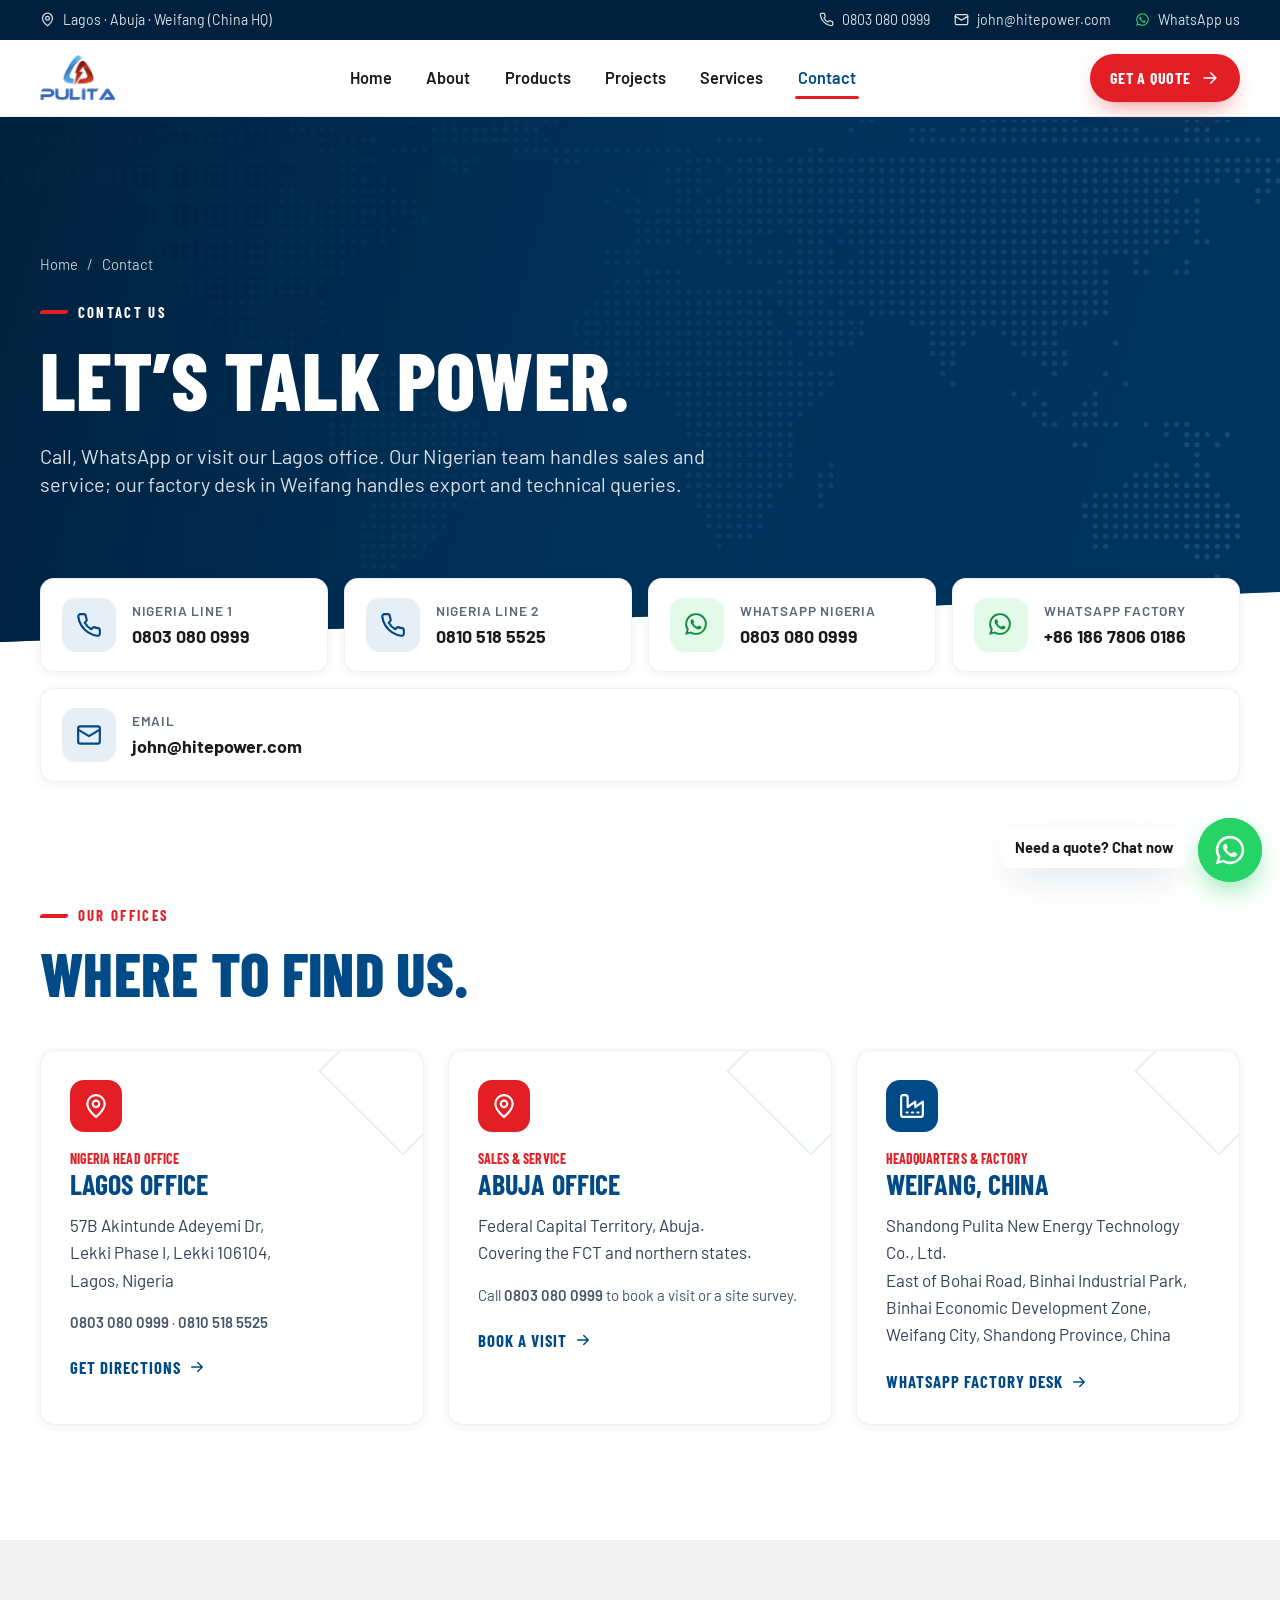
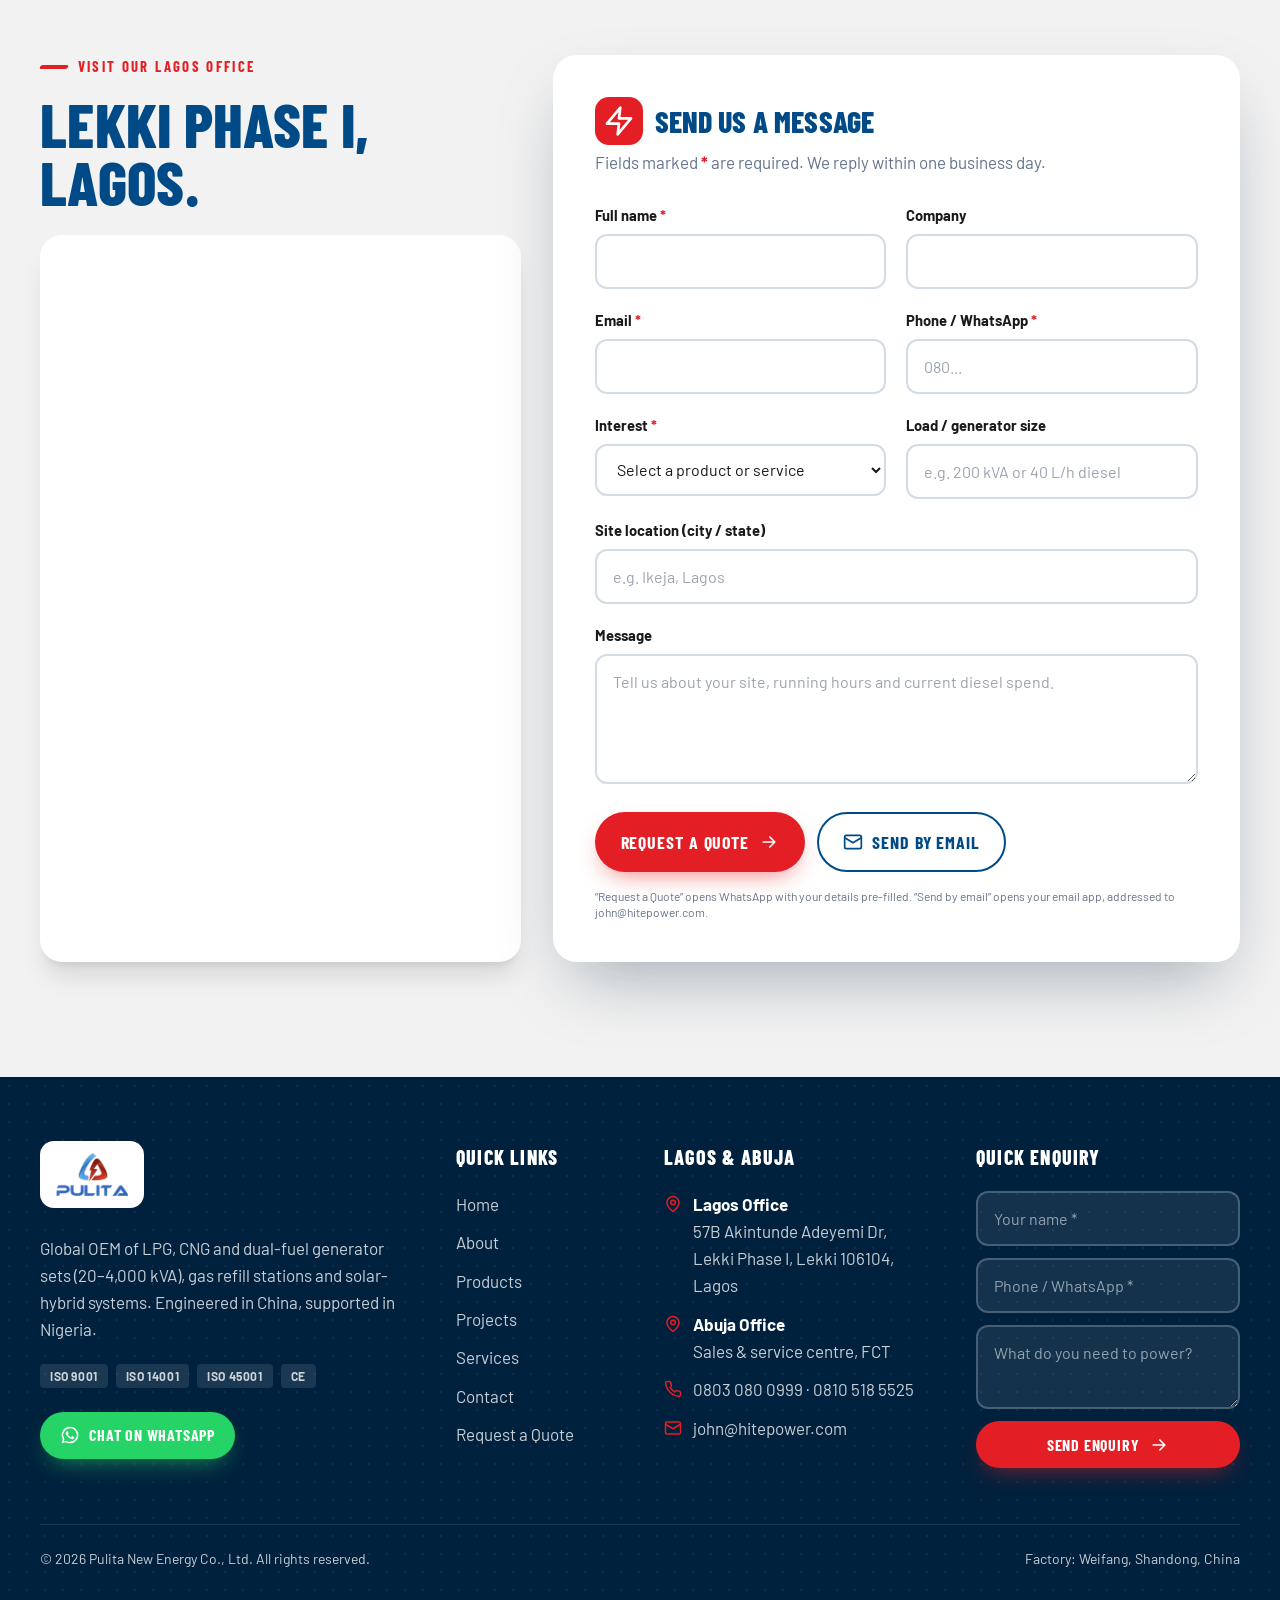
<file: pulita-website/contact.html>
<!DOCTYPE html>
<html lang="en-NG" class="no-js">
<head>
<meta charset="utf-8">
<meta name="viewport" content="width=device-width, initial-scale=1, viewport-fit=cover">
<title>Contact Pulita New Energy | Lagos Office, WhatsApp & Factory in China</title>
<meta name="description" content="Contact Pulita New Energy: Lagos office at 57B Akintunde Adeyemi Dr, Lekki Phase I. Call 08030800999 or 08105185525, WhatsApp, or email john@hitepower.com.">
<meta name="theme-color" content="#004B87">
<link rel="canonical" href="https://www.pulitaenergy.com/contact.html">
<meta property="og:type" content="website">
<meta property="og:site_name" content="Pulita New Energy">
<meta property="og:title" content="Contact Pulita New Energy | Lagos Office, WhatsApp & Factory in China">
<meta property="og:description" content="Contact Pulita New Energy: Lagos office at 57B Akintunde Adeyemi Dr, Lekki Phase I. Call 08030800999 or 08105185525, WhatsApp, or email john@hitepower.com.">
<meta property="og:image" content="https://www.pulitaenergy.com/assets/images/engineer-laptop-blue-generator.jpg">
<link rel="icon" type="image/png" href="assets/images/favicon.png">
<!-- Tailwind CSS: pre-compiled locally so the site works offline and loads fast.
     To use the Play CDN instead, replace the next line with:
     <script src="https://cdn.tailwindcss.com"></script> -->
<link rel="stylesheet" href="assets/css/tailwind.css">
<link rel="stylesheet" href="assets/css/styles.css">
<script type="application/ld+json">{"@context":"https://schema.org","@type":"Organization","name":"Pulita New Energy Co., Ltd","url":"https://www.pulitaenergy.com/","logo":"https://www.pulitaenergy.com/assets/images/pulita-logo-large.jpg","email":"john@hitepower.com","telephone":"+2348030800999","address":{"@type":"PostalAddress","streetAddress":"57B Akintunde Adeyemi Dr, Lekki Phase I","addressLocality":"Lekki","addressRegion":"Lagos","postalCode":"106104","addressCountry":"NG"}}</script>
</head>
<body>
<a class="skip-link" href="#main">Skip to content</a>
<div class="topbar hidden md:block">
  <div class="max-w-7xl mx-auto px-5 sm:px-8 lg:px-10 flex items-center justify-between h-10">
    <div class="flex items-center gap-2"><svg viewBox="0 0 24 24" fill="none" stroke="currentColor" stroke-width="2" stroke-linecap="round" stroke-linejoin="round" aria-hidden="true"><path d="M20 10c0 6-8 12-8 12s-8-6-8-12a8 8 0 0 1 16 0Z"/><circle cx="12" cy="10" r="3"/></svg><span>Lagos &middot; Abuja &middot; Weifang (China HQ)</span></div>
    <div class="flex items-center gap-6">
      <a class="flex items-center gap-2" href="tel:+2348030800999"><svg viewBox="0 0 24 24" fill="none" stroke="currentColor" stroke-width="2" stroke-linecap="round" stroke-linejoin="round" aria-hidden="true"><path d="M22 16.92v3a2 2 0 0 1-2.18 2 19.79 19.79 0 0 1-8.63-3.07 19.5 19.5 0 0 1-6-6 19.79 19.79 0 0 1-3.07-8.67A2 2 0 0 1 4.11 2h3a2 2 0 0 1 2 1.72 12.84 12.84 0 0 0 .7 2.81 2 2 0 0 1-.45 2.11L8.09 9.91a16 16 0 0 0 6 6l1.27-1.27a2 2 0 0 1 2.11-.45 12.84 12.84 0 0 0 2.81.7A2 2 0 0 1 22 16.92z"/></svg>0803 080 0999</a>
      <a class="flex items-center gap-2" href="mailto:john@hitepower.com"><svg viewBox="0 0 24 24" fill="none" stroke="currentColor" stroke-width="2" stroke-linecap="round" stroke-linejoin="round" aria-hidden="true"><rect x="2" y="4" width="20" height="16" rx="2"/><path d="m22 7-10 6L2 7"/></svg>john@hitepower.com</a>
      <a class="flex items-center gap-2" href="https://wa.me/2348030800999?text=Hello%20Pulita%2C%20I%27d%20like%20to%20know%20more%20about%20gas%20generators%20for%20my%20business." target="_blank" rel="noopener"><span class="inline-block w-[15px] h-[15px] text-[#25D366]"><svg viewBox="0 0 24 24" aria-hidden="true"><path fill="currentColor" d="M12 2a10 10 0 0 0-8.6 15.1L2 22l5.05-1.32A10 10 0 1 0 12 2Zm0 18.2a8.2 8.2 0 0 1-4.18-1.15l-.3-.18-3 .79.8-2.92-.2-.3A8.2 8.2 0 1 1 12 20.2Z"/><path fill="currentColor" d="M16.5 14.2c-.25-.12-1.47-.72-1.7-.8-.23-.09-.4-.13-.56.12-.17.25-.64.8-.79.97-.14.16-.29.18-.54.06a6.7 6.7 0 0 1-3.34-2.92c-.25-.44.25-.4.72-1.34.08-.16.04-.3-.02-.42-.06-.13-.56-1.35-.77-1.85-.2-.48-.41-.42-.56-.42h-.48a.92.92 0 0 0-.67.31 2.8 2.8 0 0 0-.87 2.08 4.87 4.87 0 0 0 1.02 2.58 11.1 11.1 0 0 0 4.26 3.77c1.58.68 2.2.74 3 .62.48-.07 1.47-.6 1.68-1.18.2-.58.2-1.08.14-1.18-.06-.1-.23-.17-.48-.29Z"/></svg></span>WhatsApp us</a>
    </div>
  </div>
</div>
<header class="site-header">
  <div class="max-w-7xl mx-auto px-5 sm:px-8 lg:px-10 bar flex items-center justify-between gap-6">
    <a class="logo flex items-center" href="index.html" aria-label="Pulita New Energy home"><img src="assets/images/pulita-logo.png" alt="Pulita New Energy" width="152" height="93"></a>
    <nav class="hidden lg:flex items-center gap-7" aria-label="Main"><a class="nav-link" href="index.html">Home</a><a class="nav-link" href="about.html">About</a><a class="nav-link" href="products.html">Products</a><a class="nav-link" href="projects.html">Projects</a><a class="nav-link" href="services.html">Services</a><a class="nav-link" href="contact.html" aria-current="page">Contact</a></nav>
    <div class="flex items-center gap-3">
      <a class="btn btn-sm header-cta" href="services.html#quote">Get a Quote <svg class="arrow" viewBox="0 0 24 24" fill="none" stroke="currentColor" stroke-width="2" stroke-linecap="round" stroke-linejoin="round" aria-hidden="true"><path d="M5 12h14M13 6l6 6-6 6"/></svg></a>
      <button class="menu-btn lg:hidden" type="button" aria-label="Open menu" aria-expanded="false" aria-controls="mobile-nav"><span></span><span></span><span></span></button>
    </div>
  </div>
</header>
<div class="mobile-nav lg:hidden" id="mobile-nav">
  <div class="max-w-7xl mx-auto px-5 sm:px-8 lg:px-10 pb-8">
    <nav aria-label="Mobile"><a class="m-link" href="index.html">Home<svg class="w-6 h-6" viewBox="0 0 24 24" fill="none" stroke="currentColor" stroke-width="2" stroke-linecap="round" stroke-linejoin="round" aria-hidden="true"><path d="m9 18 6-6-6-6"/></svg></a><a class="m-link" href="about.html">About<svg class="w-6 h-6" viewBox="0 0 24 24" fill="none" stroke="currentColor" stroke-width="2" stroke-linecap="round" stroke-linejoin="round" aria-hidden="true"><path d="m9 18 6-6-6-6"/></svg></a><a class="m-link" href="products.html">Products<svg class="w-6 h-6" viewBox="0 0 24 24" fill="none" stroke="currentColor" stroke-width="2" stroke-linecap="round" stroke-linejoin="round" aria-hidden="true"><path d="m9 18 6-6-6-6"/></svg></a><a class="m-link" href="projects.html">Projects<svg class="w-6 h-6" viewBox="0 0 24 24" fill="none" stroke="currentColor" stroke-width="2" stroke-linecap="round" stroke-linejoin="round" aria-hidden="true"><path d="m9 18 6-6-6-6"/></svg></a><a class="m-link" href="services.html">Services<svg class="w-6 h-6" viewBox="0 0 24 24" fill="none" stroke="currentColor" stroke-width="2" stroke-linecap="round" stroke-linejoin="round" aria-hidden="true"><path d="m9 18 6-6-6-6"/></svg></a><a class="m-link" href="contact.html" aria-current="page">Contact<svg class="w-6 h-6" viewBox="0 0 24 24" fill="none" stroke="currentColor" stroke-width="2" stroke-linecap="round" stroke-linejoin="round" aria-hidden="true"><path d="m9 18 6-6-6-6"/></svg></a></nav>
    <div class="grid gap-3 mt-6">
      <a class="btn btn-block" href="services.html#quote">Request a Quote <svg class="arrow" viewBox="0 0 24 24" fill="none" stroke="currentColor" stroke-width="2" stroke-linecap="round" stroke-linejoin="round" aria-hidden="true"><path d="M5 12h14M13 6l6 6-6 6"/></svg></a>
      <a class="btn btn-wa btn-block" href="https://wa.me/2348030800999?text=Hello%20Pulita%2C%20I%27d%20like%20to%20know%20more%20about%20gas%20generators%20for%20my%20business." target="_blank" rel="noopener"><span class="w-5 h-5"><svg viewBox="0 0 24 24" aria-hidden="true"><path fill="currentColor" d="M12 2a10 10 0 0 0-8.6 15.1L2 22l5.05-1.32A10 10 0 1 0 12 2Zm0 18.2a8.2 8.2 0 0 1-4.18-1.15l-.3-.18-3 .79.8-2.92-.2-.3A8.2 8.2 0 1 1 12 20.2Z"/><path fill="currentColor" d="M16.5 14.2c-.25-.12-1.47-.72-1.7-.8-.23-.09-.4-.13-.56.12-.17.25-.64.8-.79.97-.14.16-.29.18-.54.06a6.7 6.7 0 0 1-3.34-2.92c-.25-.44.25-.4.72-1.34.08-.16.04-.3-.02-.42-.06-.13-.56-1.35-.77-1.85-.2-.48-.41-.42-.56-.42h-.48a.92.92 0 0 0-.67.31 2.8 2.8 0 0 0-.87 2.08 4.87 4.87 0 0 0 1.02 2.58 11.1 11.1 0 0 0 4.26 3.77c1.58.68 2.2.74 3 .62.48-.07 1.47-.6 1.68-1.18.2-.58.2-1.08.14-1.18-.06-.1-.23-.17-.48-.29Z"/></svg></span> Chat on WhatsApp</a>
      <a class="btn btn-outline btn-block" href="tel:+2348030800999"><svg viewBox="0 0 24 24" fill="none" stroke="currentColor" stroke-width="2" stroke-linecap="round" stroke-linejoin="round" aria-hidden="true"><path d="M22 16.92v3a2 2 0 0 1-2.18 2 19.79 19.79 0 0 1-8.63-3.07 19.5 19.5 0 0 1-6-6 19.79 19.79 0 0 1-3.07-8.67A2 2 0 0 1 4.11 2h3a2 2 0 0 1 2 1.72 12.84 12.84 0 0 0 .7 2.81 2 2 0 0 1-.45 2.11L8.09 9.91a16 16 0 0 0 6 6l1.27-1.27a2 2 0 0 1 2.11-.45 12.84 12.84 0 0 0 2.81.7A2 2 0 0 1 22 16.92z"/></svg> 0803 080 0999</a>
    </div>
  </div>
</div>
<main id="main">
<section class="page-hero" style="background:#00213D">
  <div class="hero-bg" style="display:grid;place-items:center"><img src="assets/images/world-map-dots.svg" alt="" style="width:110%;height:auto;max-width:none;opacity:.35;animation:none;transform:none"></div>
  <div class="max-w-7xl mx-auto px-5 sm:px-8 lg:px-10">
    <p class="breadcrumb enter"><a href="index.html">Home</a> <span class="mx-1.5">/</span> Contact</p>
    <p class="eyebrow on-dark mt-6 enter" style="--d:80ms">Contact us</p>
    <h1 class="h-page max-w-4xl enter" style="--d:160ms">Let&rsquo;s talk power.</h1>
    <p class="text-lg md:text-xl text-white/85 max-w-2xl mt-6 enter" style="--d:260ms">Call, WhatsApp or visit our Lagos office. Our Nigerian team handles sales and service; our factory desk in Weifang handles export and technical queries.</p>
  </div>
</section>

<!-- ============ DIRECT CONTACTS ============ -->
<section class="relative z-10 -mt-12 md:-mt-16">
  <div class="max-w-7xl mx-auto px-5 sm:px-8 lg:px-10 grid sm:grid-cols-2 lg:grid-cols-4 gap-4">
    <a class="card card-hover contact-tile" href="tel:+2348030800999" data-reveal="up"><span class="ic"><svg viewBox="0 0 24 24" fill="none" stroke="currentColor" stroke-width="2" stroke-linecap="round" stroke-linejoin="round" aria-hidden="true"><path d="M22 16.92v3a2 2 0 0 1-2.18 2 19.79 19.79 0 0 1-8.63-3.07 19.5 19.5 0 0 1-6-6 19.79 19.79 0 0 1-3.07-8.67A2 2 0 0 1 4.11 2h3a2 2 0 0 1 2 1.72 12.84 12.84 0 0 0 .7 2.81 2 2 0 0 1-.45 2.11L8.09 9.91a16 16 0 0 0 6 6l1.27-1.27a2 2 0 0 1 2.11-.45 12.84 12.84 0 0 0 2.81.7A2 2 0 0 1 22 16.92z"/></svg></span><span><small>Nigeria line 1</small><b>0803 080 0999</b></span></a>
    <a class="card card-hover contact-tile" href="tel:+2348105185525" data-reveal="up" data-delay="80"><span class="ic"><svg viewBox="0 0 24 24" fill="none" stroke="currentColor" stroke-width="2" stroke-linecap="round" stroke-linejoin="round" aria-hidden="true"><path d="M22 16.92v3a2 2 0 0 1-2.18 2 19.79 19.79 0 0 1-8.63-3.07 19.5 19.5 0 0 1-6-6 19.79 19.79 0 0 1-3.07-8.67A2 2 0 0 1 4.11 2h3a2 2 0 0 1 2 1.72 12.84 12.84 0 0 0 .7 2.81 2 2 0 0 1-.45 2.11L8.09 9.91a16 16 0 0 0 6 6l1.27-1.27a2 2 0 0 1 2.11-.45 12.84 12.84 0 0 0 2.81.7A2 2 0 0 1 22 16.92z"/></svg></span><span><small>Nigeria line 2</small><b>0810 518 5525</b></span></a>
    <a class="card card-hover contact-tile wa" href="https://wa.me/2348030800999?text=Hello%20Pulita%2C%20I%27d%20like%20to%20know%20more%20about%20gas%20generators%20for%20my%20business." target="_blank" rel="noopener" data-reveal="up" data-delay="160"><span class="ic"><span class="w-7 h-7"><svg viewBox="0 0 24 24" aria-hidden="true"><path fill="currentColor" d="M12 2a10 10 0 0 0-8.6 15.1L2 22l5.05-1.32A10 10 0 1 0 12 2Zm0 18.2a8.2 8.2 0 0 1-4.18-1.15l-.3-.18-3 .79.8-2.92-.2-.3A8.2 8.2 0 1 1 12 20.2Z"/><path fill="currentColor" d="M16.5 14.2c-.25-.12-1.47-.72-1.7-.8-.23-.09-.4-.13-.56.12-.17.25-.64.8-.79.97-.14.16-.29.18-.54.06a6.7 6.7 0 0 1-3.34-2.92c-.25-.44.25-.4.72-1.34.08-.16.04-.3-.02-.42-.06-.13-.56-1.35-.77-1.85-.2-.48-.41-.42-.56-.42h-.48a.92.92 0 0 0-.67.31 2.8 2.8 0 0 0-.87 2.08 4.87 4.87 0 0 0 1.02 2.58 11.1 11.1 0 0 0 4.26 3.77c1.58.68 2.2.74 3 .62.48-.07 1.47-.6 1.68-1.18.2-.58.2-1.08.14-1.18-.06-.1-.23-.17-.48-.29Z"/></svg></span></span><span><small>WhatsApp Nigeria</small><b>0803 080 0999</b></span></a>
    <a class="card card-hover contact-tile wa" href="https://wa.me/8618678060186?text=Hello%20Pulita%2C%20I%27d%20like%20to%20know%20more%20about%20your%20gas%20power%20solutions." target="_blank" rel="noopener" data-reveal="up" data-delay="240"><span class="ic"><span class="w-7 h-7"><svg viewBox="0 0 24 24" aria-hidden="true"><path fill="currentColor" d="M12 2a10 10 0 0 0-8.6 15.1L2 22l5.05-1.32A10 10 0 1 0 12 2Zm0 18.2a8.2 8.2 0 0 1-4.18-1.15l-.3-.18-3 .79.8-2.92-.2-.3A8.2 8.2 0 1 1 12 20.2Z"/><path fill="currentColor" d="M16.5 14.2c-.25-.12-1.47-.72-1.7-.8-.23-.09-.4-.13-.56.12-.17.25-.64.8-.79.97-.14.16-.29.18-.54.06a6.7 6.7 0 0 1-3.34-2.92c-.25-.44.25-.4.72-1.34.08-.16.04-.3-.02-.42-.06-.13-.56-1.35-.77-1.85-.2-.48-.41-.42-.56-.42h-.48a.92.92 0 0 0-.67.31 2.8 2.8 0 0 0-.87 2.08 4.87 4.87 0 0 0 1.02 2.58 11.1 11.1 0 0 0 4.26 3.77c1.58.68 2.2.74 3 .62.48-.07 1.47-.6 1.68-1.18.2-.58.2-1.08.14-1.18-.06-.1-.23-.17-.48-.29Z"/></svg></span></span><span><small>WhatsApp factory</small><b>+86 186 7806 0186</b></span></a>
  </div>
  <div class="max-w-7xl mx-auto px-5 sm:px-8 lg:px-10 grid gap-4 mt-4">
    <a class="card card-hover contact-tile" href="mailto:john@hitepower.com" data-reveal="up"><span class="ic"><svg viewBox="0 0 24 24" fill="none" stroke="currentColor" stroke-width="2" stroke-linecap="round" stroke-linejoin="round" aria-hidden="true"><rect x="2" y="4" width="20" height="16" rx="2"/><path d="m22 7-10 6L2 7"/></svg></span><span><small>Email</small><b>john@hitepower.com</b></span></a>
  </div>
</section>

<!-- ============ OFFICES ============ -->
<section class="section">
  <div class="max-w-7xl mx-auto px-5 sm:px-8 lg:px-10">
    <div class="max-w-3xl  mb-12" data-reveal="up">
  <p class="eyebrow">Our offices</p>
  <h2 class="h-section text-blue-brand">Where to find us.</h2>
  
</div>
    <div class="grid md:grid-cols-3 gap-6">
      <div class="card card-hover office-card" data-reveal="up">
        <div class="pin"><svg viewBox="0 0 24 24" fill="none" stroke="currentColor" stroke-width="2" stroke-linecap="round" stroke-linejoin="round" aria-hidden="true"><path d="M20 10c0 6-8 12-8 12s-8-6-8-12a8 8 0 0 1 16 0Z"/><circle cx="12" cy="10" r="3"/></svg></div>
        <p class="font-display text-sm font-bold tracking-[.16em] uppercase text-red-brand">Nigeria head office</p>
        <h3 class="h-card text-blue-brand mb-3">Lagos Office</h3>
        <p class="text-slate-700">57B Akintunde Adeyemi Dr,<br>Lekki Phase I, Lekki 106104,<br>Lagos, Nigeria</p>
        <p class="mt-4 text-slate-600 text-[15px]"><a class="font-semibold hover:text-red-600" href="tel:+2348030800999">0803 080 0999</a> &middot; <a class="font-semibold hover:text-red-600" href="tel:+2348105185525">0810 518 5525</a></p>
        <a class="link-arrow mt-5" href="https://www.google.com/maps/search/?api=1&amp;query=57B+Akintunde+Adeyemi+Dr,+Lekki+Phase+I,+Lagos,+Nigeria" target="_blank" rel="noopener">Get directions <svg class="arrow" viewBox="0 0 24 24" fill="none" stroke="currentColor" stroke-width="2" stroke-linecap="round" stroke-linejoin="round" aria-hidden="true"><path d="M5 12h14M13 6l6 6-6 6"/></svg></a>
      </div>
      <div class="card card-hover office-card" data-reveal="up" data-delay="100">
        <div class="pin"><svg viewBox="0 0 24 24" fill="none" stroke="currentColor" stroke-width="2" stroke-linecap="round" stroke-linejoin="round" aria-hidden="true"><path d="M20 10c0 6-8 12-8 12s-8-6-8-12a8 8 0 0 1 16 0Z"/><circle cx="12" cy="10" r="3"/></svg></div>
        <p class="font-display text-sm font-bold tracking-[.16em] uppercase text-red-brand">Sales &amp; service</p>
        <h3 class="h-card text-blue-brand mb-3">Abuja Office</h3>
        <p class="text-slate-700"><!-- EDIT: add Abuja street address -->Federal Capital Territory, Abuja.<br>Covering the FCT and northern states.</p>
        <p class="mt-4 text-slate-600 text-[15px]">Call <a class="font-semibold hover:text-red-600" href="tel:+2348030800999">0803 080 0999</a> to book a visit or a site survey.</p>
        <a class="link-arrow mt-5" href="https://wa.me/2348030800999?text=Hello%20Pulita%2C%20I%27d%20like%20to%20know%20more%20about%20gas%20generators%20for%20my%20business." target="_blank" rel="noopener">Book a visit <svg class="arrow" viewBox="0 0 24 24" fill="none" stroke="currentColor" stroke-width="2" stroke-linecap="round" stroke-linejoin="round" aria-hidden="true"><path d="M5 12h14M13 6l6 6-6 6"/></svg></a>
      </div>
      <div class="card card-hover office-card" data-reveal="up" data-delay="200">
        <div class="pin" style="background:#004B87"><svg viewBox="0 0 24 24" fill="none" stroke="currentColor" stroke-width="2" stroke-linecap="round" stroke-linejoin="round" aria-hidden="true"><path d="M2 20a2 2 0 0 0 2 2h16a2 2 0 0 0 2-2V8l-7 5V8l-7 5V4a2 2 0 0 0-2-2H4a2 2 0 0 0-2 2Z"/><path d="M17 18h1M12 18h1M7 18h1"/></svg></div>
        <p class="font-display text-sm font-bold tracking-[.16em] uppercase text-red-brand">Headquarters &amp; factory</p>
        <h3 class="h-card text-blue-brand mb-3">Weifang, China</h3>
        <p class="text-slate-700">Shandong Pulita New Energy Technology Co., Ltd.<br>East of Bohai Road, Binhai Industrial Park, Binhai Economic Development Zone, Weifang City, Shandong Province, China</p>
        <a class="link-arrow mt-5" href="https://wa.me/8618678060186?text=Hello%20Pulita%2C%20I%27d%20like%20to%20know%20more%20about%20your%20gas%20power%20solutions." target="_blank" rel="noopener">WhatsApp factory desk <svg class="arrow" viewBox="0 0 24 24" fill="none" stroke="currentColor" stroke-width="2" stroke-linecap="round" stroke-linejoin="round" aria-hidden="true"><path d="M5 12h14M13 6l6 6-6 6"/></svg></a>
      </div>
    </div>
  </div>
</section>

<!-- ============ MAP + FORM ============ -->
<section class="section section-gray pt-16">
  <div class="max-w-7xl mx-auto px-5 sm:px-8 lg:px-10 grid lg:grid-cols-12 gap-8 items-stretch">
    <div class="lg:col-span-5 flex flex-col" data-reveal="left">
      <p class="eyebrow">Visit our Lagos office</p>
      <h2 class="h-section text-blue-brand mb-6">Lekki Phase I, Lagos.</h2>
      <div class="flex-1 rounded-[22px] overflow-hidden shadow-xl bg-white min-h-[420px]">
        <!-- Google Map embed centred on the Lagos office. Replace the src with your own embed code from Google Maps > Share > Embed a map if preferred. -->
        <iframe class="map-embed" title="Map: Pulita Lagos office, 57B Akintunde Adeyemi Dr, Lekki Phase I" src="https://maps.google.com/maps?q=57B+Akintunde+Adeyemi+Dr,+Lekki+Phase+I,+Lagos,+Nigeria&amp;z=15&amp;output=embed" loading="lazy" referrerpolicy="no-referrer-when-downgrade" allowfullscreen></iframe>
      </div>
    </div>
    <div class="lg:col-span-7" data-reveal="up"><form class="form-card" data-enquiry="Contact enquiry" novalidate>
  <div class="flex items-center gap-3 mb-1"><span class="icon-badge" style="width:48px;height:48px;border-radius:14px;background:#E31E24;color:#fff"><svg viewBox="0 0 24 24" fill="none" stroke="currentColor" stroke-width="2" stroke-linecap="round" stroke-linejoin="round" aria-hidden="true"><path d="M13 2 3 14h9l-1 8 10-12h-9l1-8z"/></svg></span><h3 class="font-display text-3xl font-extrabold uppercase text-blue-brand">Send us a message</h3></div>
  <p class="text-slate-500 mb-7">Fields marked <span class="text-red-brand font-bold">*</span> are required. We reply within one business day.</p>
  <div class="grid sm:grid-cols-2 gap-5">
    <div class="field"><label for="c-name">Full name <span class="req">*</span></label><input id="c-name" name="name" required autocomplete="name"><span class="err">Please enter your name</span></div>
    <div class="field"><label for="c-company">Company</label><input id="c-company" name="company" autocomplete="organization"></div>
    <div class="field"><label for="c-email">Email <span class="req">*</span></label><input id="c-email" name="email" type="email" required autocomplete="email"><span class="err">Please enter a valid email</span></div>
    <div class="field"><label for="c-phone">Phone / WhatsApp <span class="req">*</span></label><input id="c-phone" name="phone" type="tel" required autocomplete="tel" placeholder="080..."><span class="err">Please enter a valid phone number</span></div>
    <div class="field"><label for="c-interest">Interest <span class="req">*</span></label><select id="c-interest" name="interest" required><option value="">Select a product or service</option><option>LPG Generator Set</option><option>CNG Generator Set</option><option>Dual-Fuel Generator</option><option>Containerized Power Plant</option><option>CNG Refill / Daughter Station</option><option>CNG Tube Skid / Cylinder Groups</option><option>Solar Hybrid System</option><option>CNG Vehicle Conversion</option><option>Gas Station EPC</option><option>After-Sales / Maintenance</option><option>Spare Parts</option><option>Other</option></select><span class="err">Please choose an option</span></div>
    <div class="field"><label for="c-load">Load / generator size</label><input id="c-load" name="load" placeholder="e.g. 200 kVA or 40 L/h diesel"></div>
    <div class="field sm:col-span-2"><label for="c-location">Site location (city / state)</label><input id="c-location" name="location" placeholder="e.g. Ikeja, Lagos"></div>
    <div class="field sm:col-span-2"><label for="c-msg">Message</label><textarea id="c-msg" name="message" placeholder="Tell us about your site, running hours and current diesel spend."></textarea></div>
  </div>
  <div class="flex flex-wrap gap-3 mt-7">
    <button class="btn" type="submit" data-via="wa">Request a Quote <svg class="arrow" viewBox="0 0 24 24" fill="none" stroke="currentColor" stroke-width="2" stroke-linecap="round" stroke-linejoin="round" aria-hidden="true"><path d="M5 12h14M13 6l6 6-6 6"/></svg></button>
    <button class="btn btn-outline" type="submit" data-via="email"><svg viewBox="0 0 24 24" fill="none" stroke="currentColor" stroke-width="2" stroke-linecap="round" stroke-linejoin="round" aria-hidden="true"><rect x="2" y="4" width="20" height="16" rx="2"/><path d="m22 7-10 6L2 7"/></svg> Send by email</button>
  </div>
  <p class="text-xs text-slate-500 mt-4">&ldquo;Request a Quote&rdquo; opens WhatsApp with your details pre-filled. &ldquo;Send by email&rdquo; opens your email app, addressed to john@hitepower.com.</p>
  <div class="form-success mt-6 items-center gap-3 p-4 rounded-xl bg-[#E8F7EE] text-[#0E6B33] font-semibold"><svg class="w-6 h-6 flex-none" viewBox="0 0 24 24" fill="none" stroke="currentColor" stroke-width="2" stroke-linecap="round" stroke-linejoin="round" aria-hidden="true"><path d="M20 6 9 17l-5-5"/></svg><span>Thanks! Your enquiry is ready to send. Prefer to talk? Call <a class="underline" href="tel:+2348030800999">0803 080 0999</a>.</span></div>
</form></div>
  </div>
</section>
</main>
<footer class="site-footer">
  <div class="absolute inset-0 dot-grid-light opacity-40 pointer-events-none"></div>
  <div class="max-w-7xl mx-auto px-5 sm:px-8 lg:px-10 relative pt-16 pb-10">
    <div class="grid gap-12 lg:grid-cols-12">
      <div class="lg:col-span-4">
        <a href="index.html" class="footer-logo" aria-label="Pulita home"><img src="assets/images/pulita-logo.png" alt="Pulita New Energy" width="152" height="93" loading="lazy"></a>
        <p class="mt-5 max-w-sm">Global OEM of LPG, CNG and dual-fuel generator sets (20&ndash;4,000&nbsp;kVA), gas refill stations and solar-hybrid systems. Engineered in China, supported in Nigeria.</p>
        <div class="flex flex-wrap gap-2 mt-5 text-xs font-bold tracking-wider">
          <span class="px-2.5 py-1 rounded bg-white/10">ISO 9001</span><span class="px-2.5 py-1 rounded bg-white/10">ISO 14001</span><span class="px-2.5 py-1 rounded bg-white/10">ISO 45001</span><span class="px-2.5 py-1 rounded bg-white/10">CE</span>
        </div>
        <a class="btn btn-wa btn-sm mt-6" href="https://wa.me/2348030800999?text=Hello%20Pulita%2C%20I%27d%20like%20to%20know%20more%20about%20gas%20generators%20for%20my%20business." target="_blank" rel="noopener"><span class="w-5 h-5"><svg viewBox="0 0 24 24" aria-hidden="true"><path fill="currentColor" d="M12 2a10 10 0 0 0-8.6 15.1L2 22l5.05-1.32A10 10 0 1 0 12 2Zm0 18.2a8.2 8.2 0 0 1-4.18-1.15l-.3-.18-3 .79.8-2.92-.2-.3A8.2 8.2 0 1 1 12 20.2Z"/><path fill="currentColor" d="M16.5 14.2c-.25-.12-1.47-.72-1.7-.8-.23-.09-.4-.13-.56.12-.17.25-.64.8-.79.97-.14.16-.29.18-.54.06a6.7 6.7 0 0 1-3.34-2.92c-.25-.44.25-.4.72-1.34.08-.16.04-.3-.02-.42-.06-.13-.56-1.35-.77-1.85-.2-.48-.41-.42-.56-.42h-.48a.92.92 0 0 0-.67.31 2.8 2.8 0 0 0-.87 2.08 4.87 4.87 0 0 0 1.02 2.58 11.1 11.1 0 0 0 4.26 3.77c1.58.68 2.2.74 3 .62.48-.07 1.47-.6 1.68-1.18.2-.58.2-1.08.14-1.18-.06-.1-.23-.17-.48-.29Z"/></svg></span>Chat on WhatsApp</a>
      </div>
      <div class="lg:col-span-2">
        <h4>Quick links</h4>
        <ul class="footer-list"><li><a href="index.html">Home</a></li><li><a href="about.html">About</a></li><li><a href="products.html">Products</a></li><li><a href="projects.html">Projects</a></li><li><a href="services.html">Services</a></li><li><a href="contact.html">Contact</a></li><li><a href="services.html#quote">Request a Quote</a></li></ul>
      </div>
      <div class="lg:col-span-3">
        <h4>Lagos &amp; Abuja</h4>
        <ul class="footer-list">
          <li><svg viewBox="0 0 24 24" fill="none" stroke="currentColor" stroke-width="2" stroke-linecap="round" stroke-linejoin="round" aria-hidden="true"><path d="M20 10c0 6-8 12-8 12s-8-6-8-12a8 8 0 0 1 16 0Z"/><circle cx="12" cy="10" r="3"/></svg><span><b class="text-white">Lagos Office</b><br>57B Akintunde Adeyemi Dr, Lekki Phase I, Lekki 106104, Lagos</span></li>
          <li><svg viewBox="0 0 24 24" fill="none" stroke="currentColor" stroke-width="2" stroke-linecap="round" stroke-linejoin="round" aria-hidden="true"><path d="M20 10c0 6-8 12-8 12s-8-6-8-12a8 8 0 0 1 16 0Z"/><circle cx="12" cy="10" r="3"/></svg><span><b class="text-white">Abuja Office</b><br>Sales &amp; service centre, FCT</span></li>
          <li><svg viewBox="0 0 24 24" fill="none" stroke="currentColor" stroke-width="2" stroke-linecap="round" stroke-linejoin="round" aria-hidden="true"><path d="M22 16.92v3a2 2 0 0 1-2.18 2 19.79 19.79 0 0 1-8.63-3.07 19.5 19.5 0 0 1-6-6 19.79 19.79 0 0 1-3.07-8.67A2 2 0 0 1 4.11 2h3a2 2 0 0 1 2 1.72 12.84 12.84 0 0 0 .7 2.81 2 2 0 0 1-.45 2.11L8.09 9.91a16 16 0 0 0 6 6l1.27-1.27a2 2 0 0 1 2.11-.45 12.84 12.84 0 0 0 2.81.7A2 2 0 0 1 22 16.92z"/></svg><span><a href="tel:+2348030800999">0803 080 0999</a> &middot; <a href="tel:+2348105185525">0810 518 5525</a></span></li>
          <li><svg viewBox="0 0 24 24" fill="none" stroke="currentColor" stroke-width="2" stroke-linecap="round" stroke-linejoin="round" aria-hidden="true"><rect x="2" y="4" width="20" height="16" rx="2"/><path d="m22 7-10 6L2 7"/></svg><a href="mailto:john@hitepower.com">john@hitepower.com</a></li>
        </ul>
      </div>
      <div class="lg:col-span-3 on-dark">
        <h4>Quick enquiry</h4>
        <form data-enquiry="Quick enquiry" novalidate class="grid gap-3">
          <div class="field"><label for="f-name" class="sr-only">Your name</label><input id="f-name" name="name" placeholder="Your name *" required autocomplete="name"><span class="err">Please enter your name</span></div>
          <div class="field"><label for="f-phone" class="sr-only">Phone</label><input id="f-phone" name="phone" type="tel" placeholder="Phone / WhatsApp *" required autocomplete="tel"><span class="err">Please enter a valid phone number</span></div>
          <div class="field"><label for="f-msg" class="sr-only">Message</label><textarea id="f-msg" name="message" rows="2" style="min-height:84px" placeholder="What do you need to power?"></textarea></div>
          <button class="btn btn-sm" type="submit" data-via="wa">Send enquiry <svg class="arrow" viewBox="0 0 24 24" fill="none" stroke="currentColor" stroke-width="2" stroke-linecap="round" stroke-linejoin="round" aria-hidden="true"><path d="M5 12h14M13 6l6 6-6 6"/></svg></button>
        </form>
      </div>
    </div>
    <div class="mt-14 pt-6 border-t border-white/10 flex flex-col md:flex-row gap-3 justify-between text-sm">
      <p>&copy; <span data-year>2026</span> Pulita New Energy Co., Ltd. All rights reserved.</p>
      <p>Factory: Weifang, Shandong, China</p>
    </div>
  </div>
</footer>

<div class="wa-float">
  <div class="wa-panel" role="dialog" aria-label="Chat with Pulita on WhatsApp">
    <div class="wa-head">
      <p class="font-display text-xl font-extrabold uppercase leading-tight">Chat with Pulita</p>
      <p class="text-sm text-white/80">Typically replies within minutes during business hours.</p>
    </div>
    <a class="wa-contact" href="https://wa.me/2348030800999?text=Hello%20Pulita%2C%20I%27d%20like%20to%20know%20more%20about%20gas%20generators%20for%20my%20business." target="_blank" rel="noopener"><span class="av">NG</span><span><b>Nigeria Sales &amp; Service</b><small>0803 080 0999 &middot; Lagos / Abuja</small></span></a>
    <a class="wa-contact" href="https://wa.me/8618678060186?text=Hello%20Pulita%2C%20I%27d%20like%20to%20know%20more%20about%20your%20gas%20power%20solutions." target="_blank" rel="noopener"><span class="av cn">CN</span><span><b>Factory &amp; Export Desk</b><small>+86 186 7806 0186 &middot; Weifang HQ</small></span></a>
  </div>
  <span class="wa-bubble">Need a quote? Chat now</span>
  <button class="wa-btn" type="button" aria-label="Chat on WhatsApp" aria-expanded="false"><svg viewBox="0 0 24 24" aria-hidden="true"><path fill="currentColor" d="M12 2a10 10 0 0 0-8.6 15.1L2 22l5.05-1.32A10 10 0 1 0 12 2Zm0 18.2a8.2 8.2 0 0 1-4.18-1.15l-.3-.18-3 .79.8-2.92-.2-.3A8.2 8.2 0 1 1 12 20.2Z"/><path fill="currentColor" d="M16.5 14.2c-.25-.12-1.47-.72-1.7-.8-.23-.09-.4-.13-.56.12-.17.25-.64.8-.79.97-.14.16-.29.18-.54.06a6.7 6.7 0 0 1-3.34-2.92c-.25-.44.25-.4.72-1.34.08-.16.04-.3-.02-.42-.06-.13-.56-1.35-.77-1.85-.2-.48-.41-.42-.56-.42h-.48a.92.92 0 0 0-.67.31 2.8 2.8 0 0 0-.87 2.08 4.87 4.87 0 0 0 1.02 2.58 11.1 11.1 0 0 0 4.26 3.77c1.58.68 2.2.74 3 .62.48-.07 1.47-.6 1.68-1.18.2-.58.2-1.08.14-1.18-.06-.1-.23-.17-.48-.29Z"/></svg></button>
</div>
<button class="to-top" type="button" aria-label="Back to top"><svg viewBox="0 0 24 24" fill="none" stroke="currentColor" stroke-width="2" stroke-linecap="round" stroke-linejoin="round" aria-hidden="true"><path d="m18 15-6-6-6 6"/></svg></button>
<div class="toast" role="status" aria-live="polite"></div>
<script src="assets/js/main.js" defer></script>
</body>
</html>
</file>
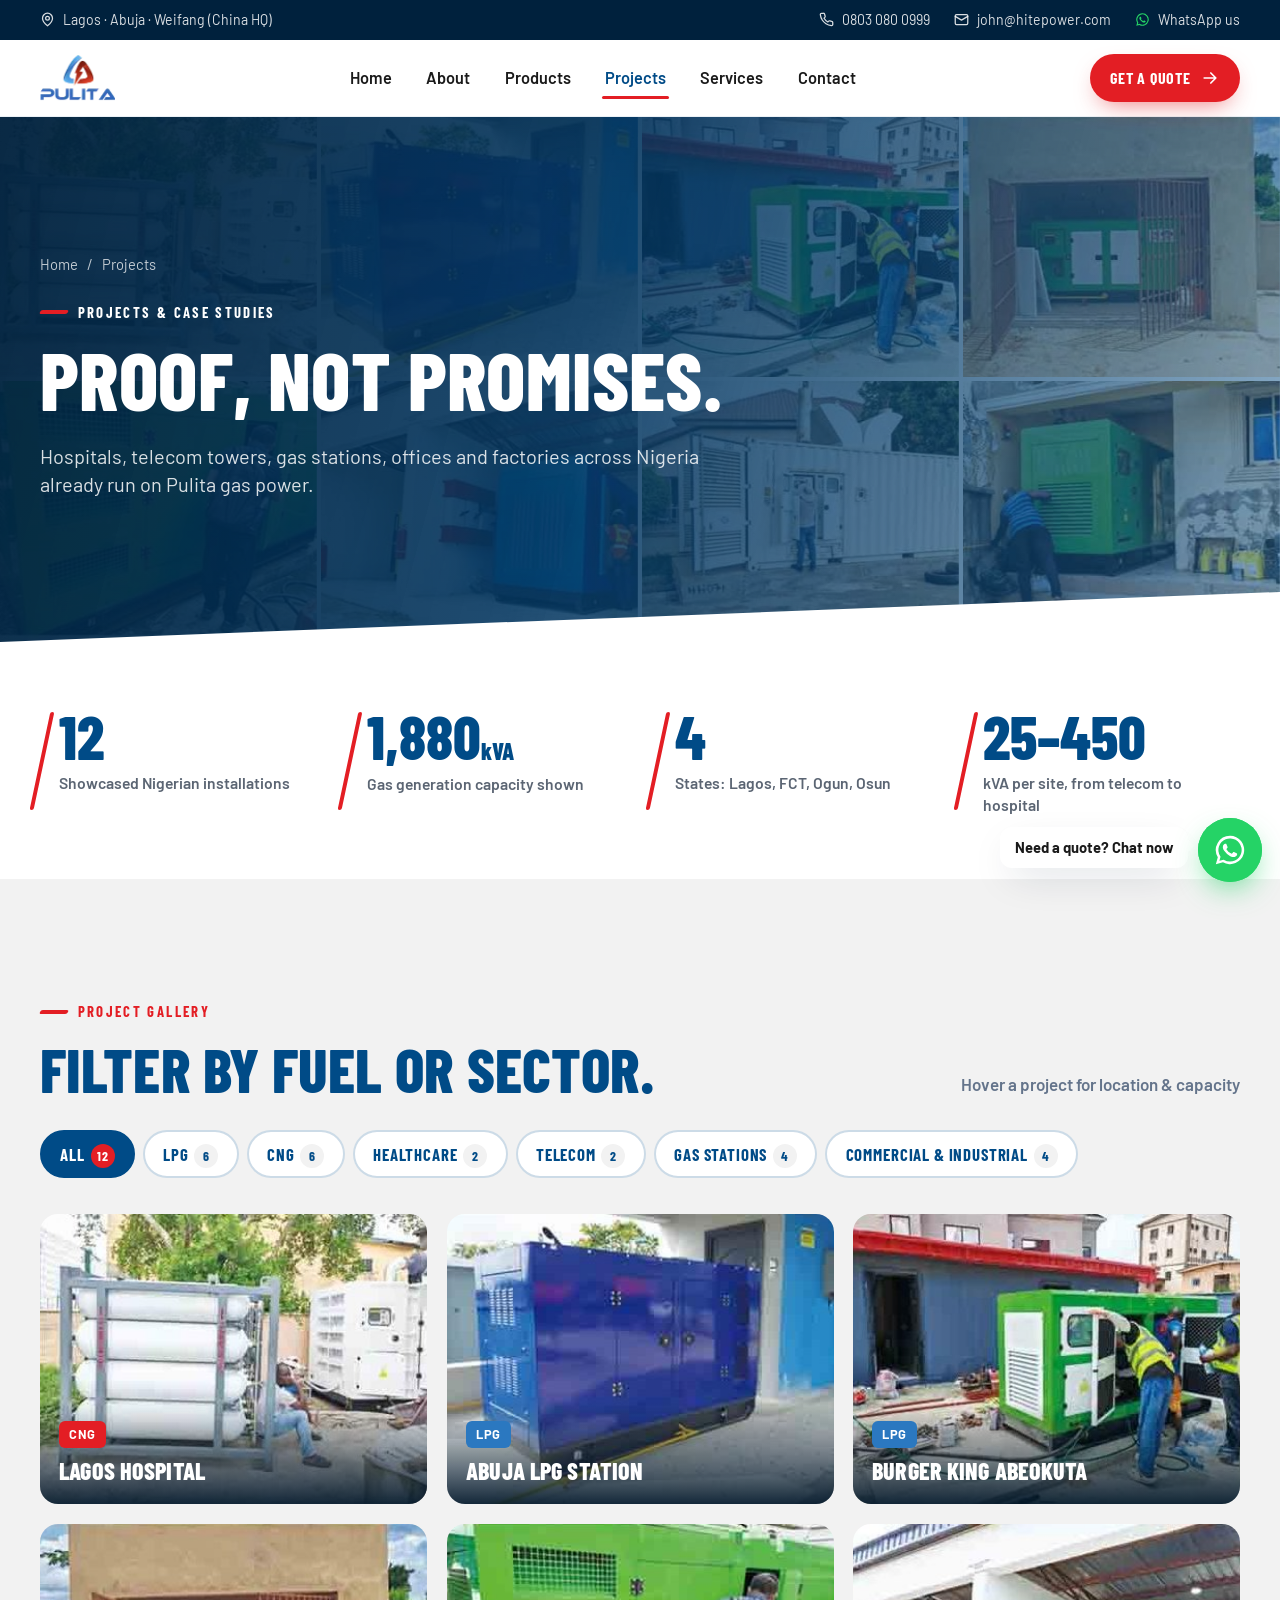
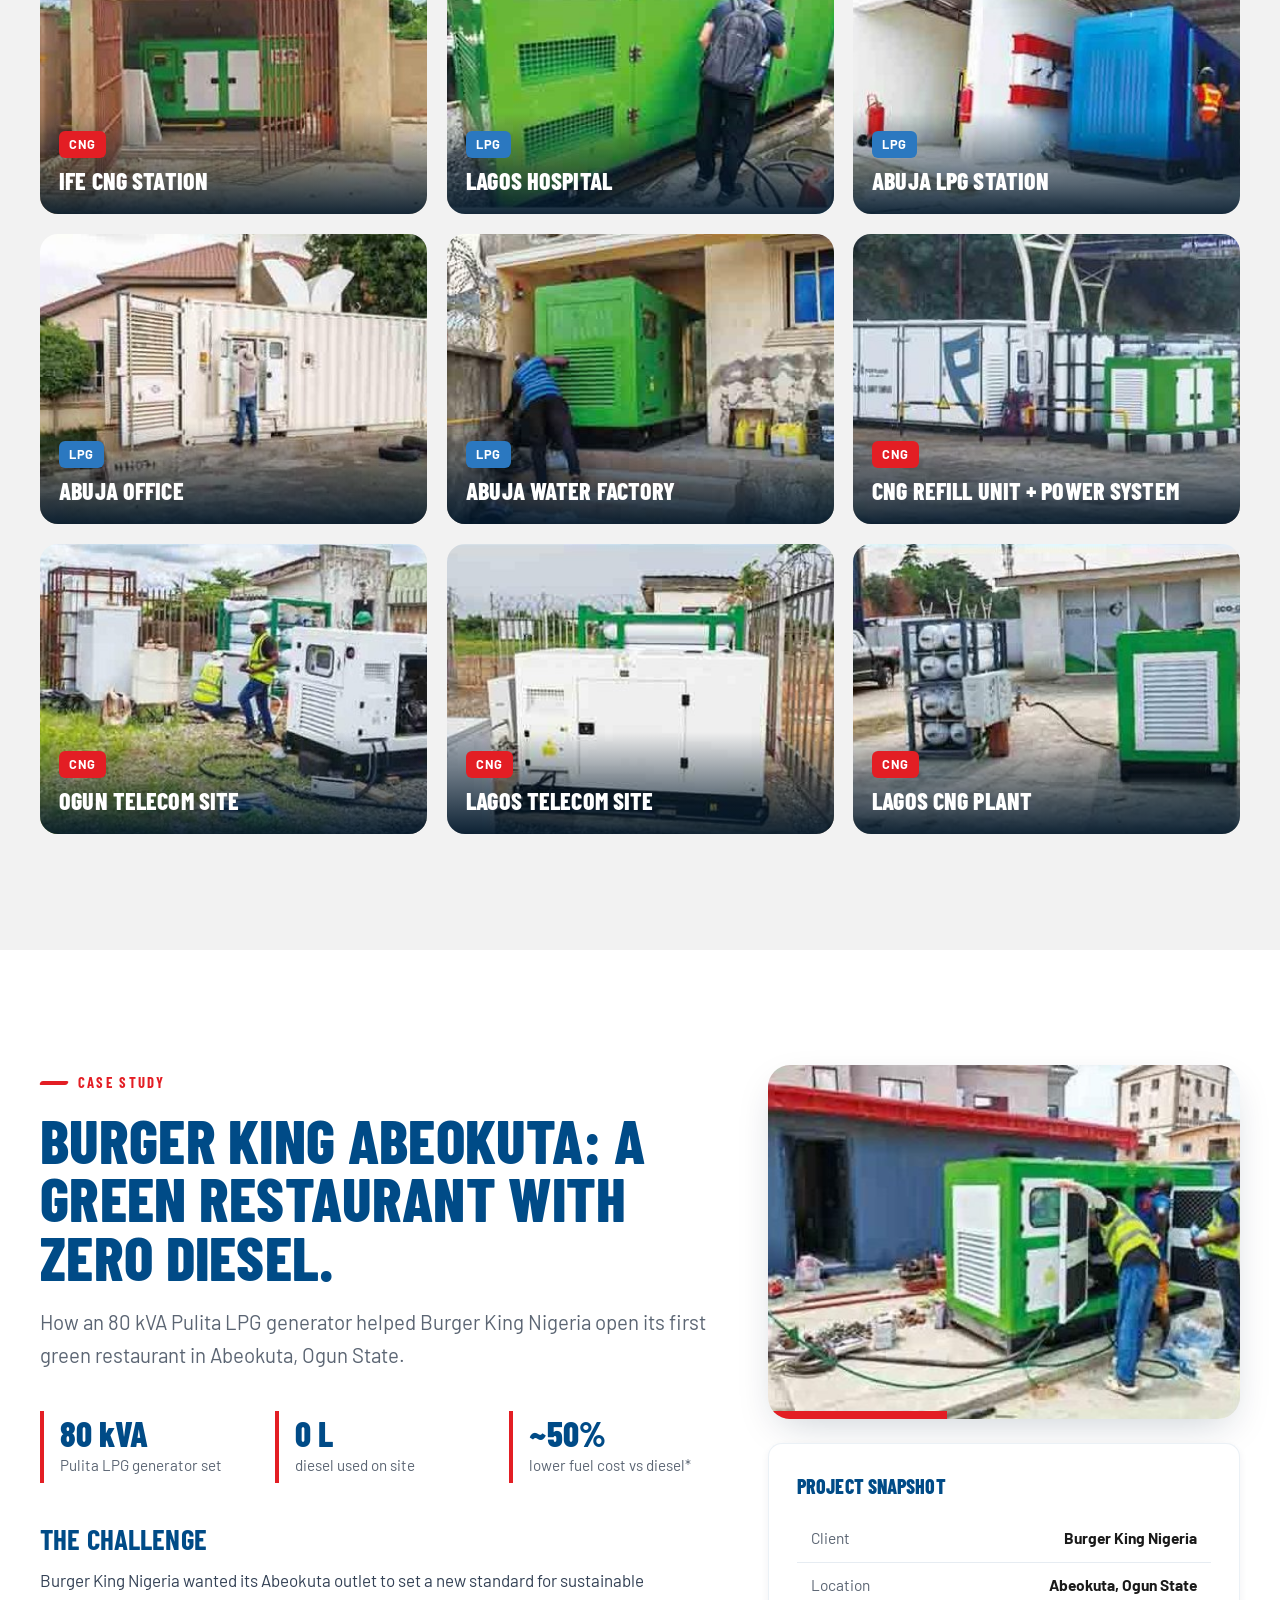
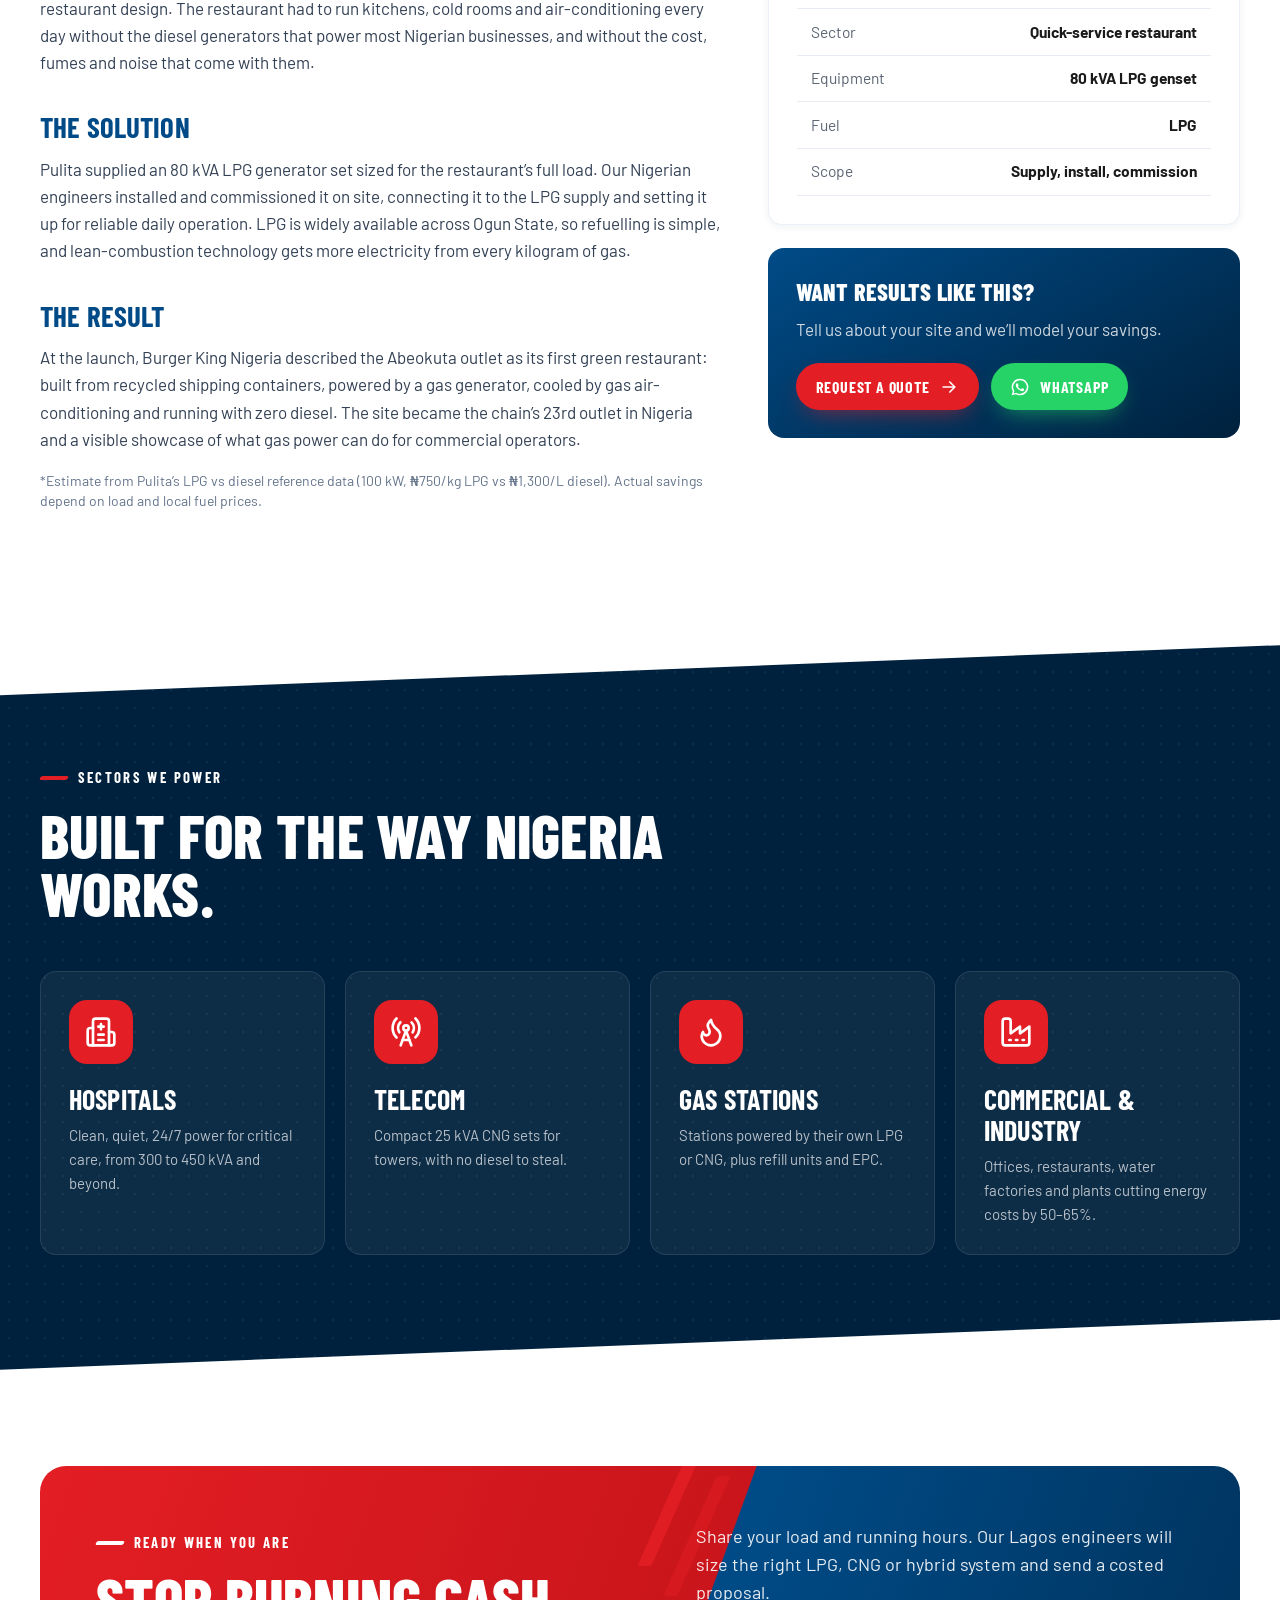
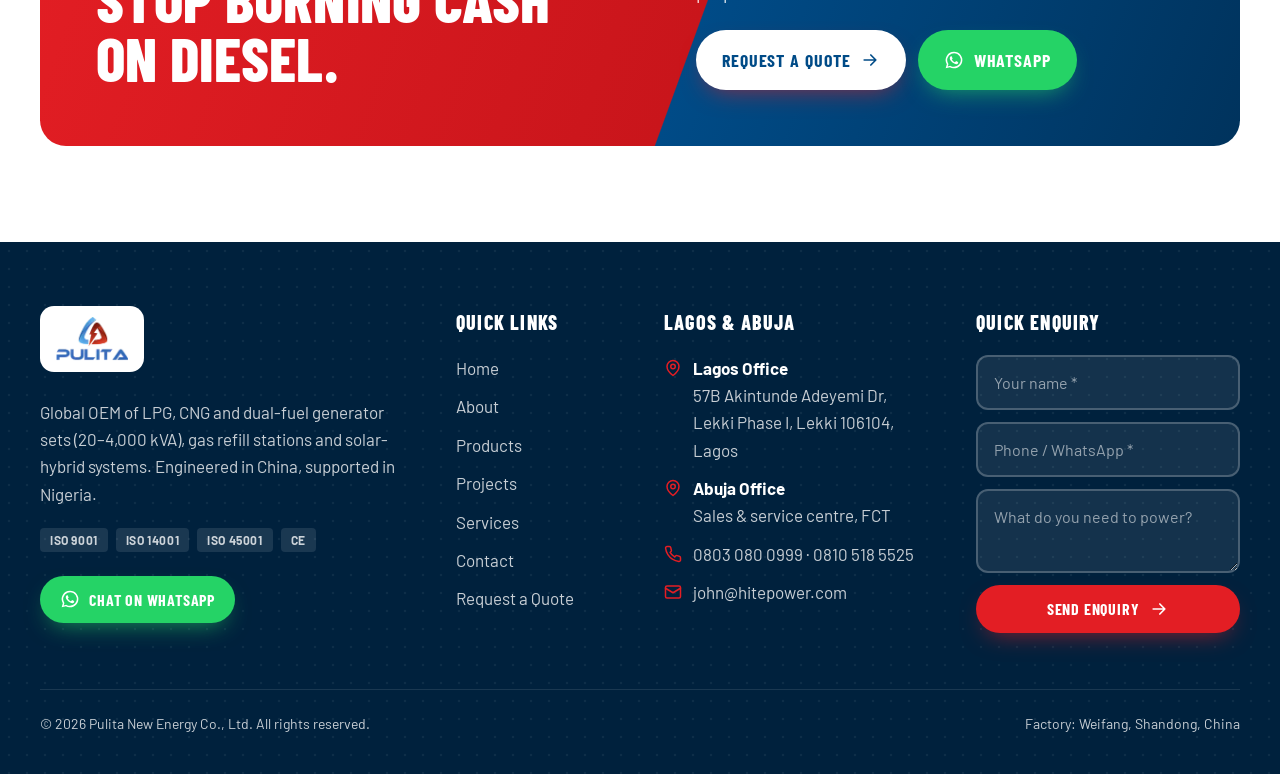
<file: pulita-website/projects.html>
<!DOCTYPE html>
<html lang="en-NG" class="no-js">
<head>
<meta charset="utf-8">
<meta name="viewport" content="width=device-width, initial-scale=1, viewport-fit=cover">
<title>Projects & Case Studies | Pulita Gas Generators Across Nigeria</title>
<meta name="description" content="Pulita LPG and CNG generator projects across Nigeria: hospitals, telecom sites, gas stations, offices and factories in Lagos, Abuja, Ogun and Osun, including Burger King Abeokuta, Burger King Nigeria’s first green restaurant.">
<meta name="theme-color" content="#004B87">
<link rel="canonical" href="https://www.pulitaenergy.com/projects.html">
<meta property="og:type" content="website">
<meta property="og:site_name" content="Pulita New Energy">
<meta property="og:title" content="Projects & Case Studies | Pulita Gas Generators Across Nigeria">
<meta property="og:description" content="Pulita LPG and CNG generator projects across Nigeria: hospitals, telecom sites, gas stations, offices and factories in Lagos, Abuja, Ogun and Osun, including Burger King Abeokuta, Burger King Nigeria’s first green restaurant.">
<meta property="og:image" content="https://www.pulitaenergy.com/assets/images/engineer-laptop-blue-generator.jpg">
<link rel="icon" type="image/png" href="assets/images/favicon.png">
<!-- Tailwind CSS: pre-compiled locally so the site works offline and loads fast.
     To use the Play CDN instead, replace the next line with:
     <script src="https://cdn.tailwindcss.com"></script> -->
<link rel="stylesheet" href="assets/css/tailwind.css">
<link rel="stylesheet" href="assets/css/styles.css">
<script type="application/ld+json">{"@context":"https://schema.org","@type":"Organization","name":"Pulita New Energy Co., Ltd","url":"https://www.pulitaenergy.com/","logo":"https://www.pulitaenergy.com/assets/images/pulita-logo-large.jpg","email":"john@hitepower.com","telephone":"+2348030800999","address":{"@type":"PostalAddress","streetAddress":"57B Akintunde Adeyemi Dr, Lekki Phase I","addressLocality":"Lekki","addressRegion":"Lagos","postalCode":"106104","addressCountry":"NG"}}</script>
</head>
<body>
<a class="skip-link" href="#main">Skip to content</a>
<div class="topbar hidden md:block">
  <div class="max-w-7xl mx-auto px-5 sm:px-8 lg:px-10 flex items-center justify-between h-10">
    <div class="flex items-center gap-2"><svg viewBox="0 0 24 24" fill="none" stroke="currentColor" stroke-width="2" stroke-linecap="round" stroke-linejoin="round" aria-hidden="true"><path d="M20 10c0 6-8 12-8 12s-8-6-8-12a8 8 0 0 1 16 0Z"/><circle cx="12" cy="10" r="3"/></svg><span>Lagos &middot; Abuja &middot; Weifang (China HQ)</span></div>
    <div class="flex items-center gap-6">
      <a class="flex items-center gap-2" href="tel:+2348030800999"><svg viewBox="0 0 24 24" fill="none" stroke="currentColor" stroke-width="2" stroke-linecap="round" stroke-linejoin="round" aria-hidden="true"><path d="M22 16.92v3a2 2 0 0 1-2.18 2 19.79 19.79 0 0 1-8.63-3.07 19.5 19.5 0 0 1-6-6 19.79 19.79 0 0 1-3.07-8.67A2 2 0 0 1 4.11 2h3a2 2 0 0 1 2 1.72 12.84 12.84 0 0 0 .7 2.81 2 2 0 0 1-.45 2.11L8.09 9.91a16 16 0 0 0 6 6l1.27-1.27a2 2 0 0 1 2.11-.45 12.84 12.84 0 0 0 2.81.7A2 2 0 0 1 22 16.92z"/></svg>0803 080 0999</a>
      <a class="flex items-center gap-2" href="mailto:john@hitepower.com"><svg viewBox="0 0 24 24" fill="none" stroke="currentColor" stroke-width="2" stroke-linecap="round" stroke-linejoin="round" aria-hidden="true"><rect x="2" y="4" width="20" height="16" rx="2"/><path d="m22 7-10 6L2 7"/></svg>john@hitepower.com</a>
      <a class="flex items-center gap-2" href="https://wa.me/2348030800999?text=Hello%20Pulita%2C%20I%27d%20like%20to%20know%20more%20about%20gas%20generators%20for%20my%20business." target="_blank" rel="noopener"><span class="inline-block w-[15px] h-[15px] text-[#25D366]"><svg viewBox="0 0 24 24" aria-hidden="true"><path fill="currentColor" d="M12 2a10 10 0 0 0-8.6 15.1L2 22l5.05-1.32A10 10 0 1 0 12 2Zm0 18.2a8.2 8.2 0 0 1-4.18-1.15l-.3-.18-3 .79.8-2.92-.2-.3A8.2 8.2 0 1 1 12 20.2Z"/><path fill="currentColor" d="M16.5 14.2c-.25-.12-1.47-.72-1.7-.8-.23-.09-.4-.13-.56.12-.17.25-.64.8-.79.97-.14.16-.29.18-.54.06a6.7 6.7 0 0 1-3.34-2.92c-.25-.44.25-.4.72-1.34.08-.16.04-.3-.02-.42-.06-.13-.56-1.35-.77-1.85-.2-.48-.41-.42-.56-.42h-.48a.92.92 0 0 0-.67.31 2.8 2.8 0 0 0-.87 2.08 4.87 4.87 0 0 0 1.02 2.58 11.1 11.1 0 0 0 4.26 3.77c1.58.68 2.2.74 3 .62.48-.07 1.47-.6 1.68-1.18.2-.58.2-1.08.14-1.18-.06-.1-.23-.17-.48-.29Z"/></svg></span>WhatsApp us</a>
    </div>
  </div>
</div>
<header class="site-header">
  <div class="max-w-7xl mx-auto px-5 sm:px-8 lg:px-10 bar flex items-center justify-between gap-6">
    <a class="logo flex items-center" href="index.html" aria-label="Pulita New Energy home"><img src="assets/images/pulita-logo.png" alt="Pulita New Energy" width="152" height="93"></a>
    <nav class="hidden lg:flex items-center gap-7" aria-label="Main"><a class="nav-link" href="index.html">Home</a><a class="nav-link" href="about.html">About</a><a class="nav-link" href="products.html">Products</a><a class="nav-link" href="projects.html" aria-current="page">Projects</a><a class="nav-link" href="services.html">Services</a><a class="nav-link" href="contact.html">Contact</a></nav>
    <div class="flex items-center gap-3">
      <a class="btn btn-sm header-cta" href="services.html#quote">Get a Quote <svg class="arrow" viewBox="0 0 24 24" fill="none" stroke="currentColor" stroke-width="2" stroke-linecap="round" stroke-linejoin="round" aria-hidden="true"><path d="M5 12h14M13 6l6 6-6 6"/></svg></a>
      <button class="menu-btn lg:hidden" type="button" aria-label="Open menu" aria-expanded="false" aria-controls="mobile-nav"><span></span><span></span><span></span></button>
    </div>
  </div>
</header>
<div class="mobile-nav lg:hidden" id="mobile-nav">
  <div class="max-w-7xl mx-auto px-5 sm:px-8 lg:px-10 pb-8">
    <nav aria-label="Mobile"><a class="m-link" href="index.html">Home<svg class="w-6 h-6" viewBox="0 0 24 24" fill="none" stroke="currentColor" stroke-width="2" stroke-linecap="round" stroke-linejoin="round" aria-hidden="true"><path d="m9 18 6-6-6-6"/></svg></a><a class="m-link" href="about.html">About<svg class="w-6 h-6" viewBox="0 0 24 24" fill="none" stroke="currentColor" stroke-width="2" stroke-linecap="round" stroke-linejoin="round" aria-hidden="true"><path d="m9 18 6-6-6-6"/></svg></a><a class="m-link" href="products.html">Products<svg class="w-6 h-6" viewBox="0 0 24 24" fill="none" stroke="currentColor" stroke-width="2" stroke-linecap="round" stroke-linejoin="round" aria-hidden="true"><path d="m9 18 6-6-6-6"/></svg></a><a class="m-link" href="projects.html" aria-current="page">Projects<svg class="w-6 h-6" viewBox="0 0 24 24" fill="none" stroke="currentColor" stroke-width="2" stroke-linecap="round" stroke-linejoin="round" aria-hidden="true"><path d="m9 18 6-6-6-6"/></svg></a><a class="m-link" href="services.html">Services<svg class="w-6 h-6" viewBox="0 0 24 24" fill="none" stroke="currentColor" stroke-width="2" stroke-linecap="round" stroke-linejoin="round" aria-hidden="true"><path d="m9 18 6-6-6-6"/></svg></a><a class="m-link" href="contact.html">Contact<svg class="w-6 h-6" viewBox="0 0 24 24" fill="none" stroke="currentColor" stroke-width="2" stroke-linecap="round" stroke-linejoin="round" aria-hidden="true"><path d="m9 18 6-6-6-6"/></svg></a></nav>
    <div class="grid gap-3 mt-6">
      <a class="btn btn-block" href="services.html#quote">Request a Quote <svg class="arrow" viewBox="0 0 24 24" fill="none" stroke="currentColor" stroke-width="2" stroke-linecap="round" stroke-linejoin="round" aria-hidden="true"><path d="M5 12h14M13 6l6 6-6 6"/></svg></a>
      <a class="btn btn-wa btn-block" href="https://wa.me/2348030800999?text=Hello%20Pulita%2C%20I%27d%20like%20to%20know%20more%20about%20gas%20generators%20for%20my%20business." target="_blank" rel="noopener"><span class="w-5 h-5"><svg viewBox="0 0 24 24" aria-hidden="true"><path fill="currentColor" d="M12 2a10 10 0 0 0-8.6 15.1L2 22l5.05-1.32A10 10 0 1 0 12 2Zm0 18.2a8.2 8.2 0 0 1-4.18-1.15l-.3-.18-3 .79.8-2.92-.2-.3A8.2 8.2 0 1 1 12 20.2Z"/><path fill="currentColor" d="M16.5 14.2c-.25-.12-1.47-.72-1.7-.8-.23-.09-.4-.13-.56.12-.17.25-.64.8-.79.97-.14.16-.29.18-.54.06a6.7 6.7 0 0 1-3.34-2.92c-.25-.44.25-.4.72-1.34.08-.16.04-.3-.02-.42-.06-.13-.56-1.35-.77-1.85-.2-.48-.41-.42-.56-.42h-.48a.92.92 0 0 0-.67.31 2.8 2.8 0 0 0-.87 2.08 4.87 4.87 0 0 0 1.02 2.58 11.1 11.1 0 0 0 4.26 3.77c1.58.68 2.2.74 3 .62.48-.07 1.47-.6 1.68-1.18.2-.58.2-1.08.14-1.18-.06-.1-.23-.17-.48-.29Z"/></svg></span> Chat on WhatsApp</a>
      <a class="btn btn-outline btn-block" href="tel:+2348030800999"><svg viewBox="0 0 24 24" fill="none" stroke="currentColor" stroke-width="2" stroke-linecap="round" stroke-linejoin="round" aria-hidden="true"><path d="M22 16.92v3a2 2 0 0 1-2.18 2 19.79 19.79 0 0 1-8.63-3.07 19.5 19.5 0 0 1-6-6 19.79 19.79 0 0 1-3.07-8.67A2 2 0 0 1 4.11 2h3a2 2 0 0 1 2 1.72 12.84 12.84 0 0 0 .7 2.81 2 2 0 0 1-.45 2.11L8.09 9.91a16 16 0 0 0 6 6l1.27-1.27a2 2 0 0 1 2.11-.45 12.84 12.84 0 0 0 2.81.7A2 2 0 0 1 22 16.92z"/></svg> 0803 080 0999</a>
    </div>
  </div>
</div>
<main id="main">
<section class="page-hero">
  <div class="hero-bg"><div class="grid grid-cols-4 grid-rows-2 h-full w-full gap-1 opacity-90"><img src="assets/images/project-lagos-hospital-450kva-cng.jpg" alt="" class="w-full h-full object-cover"><img src="assets/images/project-abuja-lpg-station-100kva.jpg" alt="" class="w-full h-full object-cover"><img src="assets/images/project-ogun-burger-king-80kva-lpg.jpg" alt="" class="w-full h-full object-cover"><img src="assets/images/project-ife-cng-station-100kva.jpg" alt="" class="w-full h-full object-cover"><img src="assets/images/project-lagos-hospital-300kva-lpg.jpg" alt="" class="w-full h-full object-cover"><img src="assets/images/project-abuja-lpg-station-200kva.jpg" alt="" class="w-full h-full object-cover"><img src="assets/images/project-abuja-office-250kva-lpg.jpg" alt="" class="w-full h-full object-cover"><img src="assets/images/project-abuja-water-factory-200kva-lpg.jpg" alt="" class="w-full h-full object-cover"></div></div>
  <div class="max-w-7xl mx-auto px-5 sm:px-8 lg:px-10">
    <p class="breadcrumb enter"><a href="index.html">Home</a> <span class="mx-1.5">/</span> Projects</p>
    <p class="eyebrow on-dark mt-6 enter" style="--d:80ms">Projects &amp; case studies</p>
    <h1 class="h-page max-w-4xl enter" style="--d:160ms">Proof, not promises.</h1>
    <p class="text-lg md:text-xl text-white/85 max-w-2xl mt-6 enter" style="--d:260ms">Hospitals, telecom towers, gas stations, offices and factories across Nigeria already run on Pulita gas power.</p>
  </div>
</section>

<section class="py-14 md:py-16">
  <div class="max-w-7xl mx-auto px-5 sm:px-8 lg:px-10 grid grid-cols-2 lg:grid-cols-4 gap-8">
    <div class="stat" data-reveal="up"><div class="num"><span data-count="12">12</span></div><p class="label">Showcased Nigerian installations</p></div>
    <div class="stat" data-reveal="up" data-delay="100"><div class="num"><span data-count="1880">1,880</span><small class="text-2xl">kVA</small></div><p class="label">Gas generation capacity shown</p></div>
    <div class="stat" data-reveal="up" data-delay="200"><div class="num"><span data-count="4">4</span></div><p class="label">States: Lagos, FCT, Ogun, Osun</p></div>
    <div class="stat" data-reveal="up" data-delay="300"><div class="num"><span data-count="450" data-prefix="25&ndash;">25&ndash;450</span></div><p class="label">kVA per site, from telecom to hospital</p></div>
  </div>
</section>

<!-- ============ GALLERY ============ -->
<section class="section section-gray pt-16">
  <div class="max-w-7xl mx-auto px-5 sm:px-8 lg:px-10">
    <div class="flex flex-wrap items-end justify-between gap-6 mb-8">
      <div data-reveal="up">
        <p class="eyebrow">Project gallery</p>
        <h2 class="h-section text-blue-brand">Filter by fuel or sector.</h2>
      </div>
      <p class="text-slate-500 font-semibold hidden md:block" data-reveal="up">Hover a project for location &amp; capacity</p>
    </div>
    <div class="flex gap-2 overflow-x-auto pb-3 mb-6 -mx-5 px-5 sm:mx-0 sm:px-0 sm:flex-wrap" data-filters role="group" aria-label="Filter projects" style="scrollbar-width:none"><button class="pill" type="button" data-filter="all" aria-pressed="true">All<span class="count"></span></button><button class="pill" type="button" data-filter="lpg" aria-pressed="false">LPG<span class="count"></span></button><button class="pill" type="button" data-filter="cng" aria-pressed="false">CNG<span class="count"></span></button><button class="pill" type="button" data-filter="healthcare" aria-pressed="false">Healthcare<span class="count"></span></button><button class="pill" type="button" data-filter="telecom" aria-pressed="false">Telecom<span class="count"></span></button><button class="pill" type="button" data-filter="station" aria-pressed="false">Gas stations<span class="count"></span></button><button class="pill" type="button" data-filter="commercial" aria-pressed="false">Commercial &amp; industrial<span class="count"></span></button></div>
    <p class="sr-only" data-filter-status aria-live="polite"></p>
    <div class="grid sm:grid-cols-2 lg:grid-cols-3 gap-5"><div class="project-card" tabindex="0" role="button" aria-label="Lagos Hospital, 450kVA CNG, Lagos" data-tags="cng healthcare" data-reveal="up" data-delay="0">
  <img src="assets/images/project-lagos-hospital-450kva-cng.jpg" alt="Lagos Hospital: 450kVA CNG generator set installation" loading="lazy">
  <div class="label"><span class="fuel-chip">CNG</span><p class="font-display text-2xl font-extrabold uppercase mt-2 leading-tight">Lagos Hospital</p></div>
  <div class="reveal-info">
    <span class="kva">450<small style="font-size:1.4rem">kVA</small></span>
    <p class="font-display text-2xl font-extrabold uppercase leading-tight">Lagos Hospital</p>
    <p class="flex items-center gap-2 text-white/90 font-semibold"><svg class="w-4 h-4" viewBox="0 0 24 24" fill="none" stroke="currentColor" stroke-width="2" stroke-linecap="round" stroke-linejoin="round" aria-hidden="true"><path d="M20 10c0 6-8 12-8 12s-8-6-8-12a8 8 0 0 1 16 0Z"/><circle cx="12" cy="10" r="3"/></svg>Lagos</p>
    <p class="flex items-center gap-2 text-white/80 text-sm"><svg class="w-4 h-4" viewBox="0 0 24 24" fill="none" stroke="currentColor" stroke-width="2" stroke-linecap="round" stroke-linejoin="round" aria-hidden="true"><path d="M13 2 3 14h9l-1 8 10-12h-9l1-8z"/></svg>CNG generator set &middot; Healthcare</p>
  </div>
</div><div class="project-card" tabindex="0" role="button" aria-label="Abuja LPG Station, 100kVA LPG, Abuja, FCT" data-tags="lpg station" data-reveal="up" data-delay="90">
  <img src="assets/images/project-abuja-lpg-station-100kva.jpg" alt="Abuja LPG Station: 100kVA LPG generator set installation" loading="lazy">
  <div class="label"><span class="fuel-chip lpg">LPG</span><p class="font-display text-2xl font-extrabold uppercase mt-2 leading-tight">Abuja LPG Station</p></div>
  <div class="reveal-info">
    <span class="kva">100<small style="font-size:1.4rem">kVA</small></span>
    <p class="font-display text-2xl font-extrabold uppercase leading-tight">Abuja LPG Station</p>
    <p class="flex items-center gap-2 text-white/90 font-semibold"><svg class="w-4 h-4" viewBox="0 0 24 24" fill="none" stroke="currentColor" stroke-width="2" stroke-linecap="round" stroke-linejoin="round" aria-hidden="true"><path d="M20 10c0 6-8 12-8 12s-8-6-8-12a8 8 0 0 1 16 0Z"/><circle cx="12" cy="10" r="3"/></svg>Abuja, FCT</p>
    <p class="flex items-center gap-2 text-white/80 text-sm"><svg class="w-4 h-4" viewBox="0 0 24 24" fill="none" stroke="currentColor" stroke-width="2" stroke-linecap="round" stroke-linejoin="round" aria-hidden="true"><path d="M13 2 3 14h9l-1 8 10-12h-9l1-8z"/></svg>LPG generator set &middot; Gas station</p>
  </div>
</div><div class="project-card" tabindex="0" role="button" aria-label="Burger King Abeokuta, 80kVA LPG, Abeokuta, Ogun" data-tags="lpg commercial" data-reveal="up" data-delay="180">
  <img src="assets/images/project-ogun-burger-king-80kva-lpg.jpg" alt="Burger King Abeokuta: 80kVA LPG generator set installation" loading="lazy">
  <div class="label"><span class="fuel-chip lpg">LPG</span><p class="font-display text-2xl font-extrabold uppercase mt-2 leading-tight">Burger King Abeokuta</p></div>
  <div class="reveal-info">
    <span class="kva">80<small style="font-size:1.4rem">kVA</small></span>
    <p class="font-display text-2xl font-extrabold uppercase leading-tight">Burger King Abeokuta</p>
    <p class="flex items-center gap-2 text-white/90 font-semibold"><svg class="w-4 h-4" viewBox="0 0 24 24" fill="none" stroke="currentColor" stroke-width="2" stroke-linecap="round" stroke-linejoin="round" aria-hidden="true"><path d="M20 10c0 6-8 12-8 12s-8-6-8-12a8 8 0 0 1 16 0Z"/><circle cx="12" cy="10" r="3"/></svg>Abeokuta, Ogun</p>
    <p class="flex items-center gap-2 text-white/80 text-sm"><svg class="w-4 h-4" viewBox="0 0 24 24" fill="none" stroke="currentColor" stroke-width="2" stroke-linecap="round" stroke-linejoin="round" aria-hidden="true"><path d="M13 2 3 14h9l-1 8 10-12h-9l1-8z"/></svg>LPG generator set &middot; Restaurant</p>
  </div>
</div><div class="project-card" tabindex="0" role="button" aria-label="Ife CNG Station, 100kVA CNG, Ile-Ife, Osun" data-tags="cng station" data-reveal="up" data-delay="0">
  <img src="assets/images/project-ife-cng-station-100kva.jpg" alt="Ife CNG Station: 100kVA CNG generator set installation" loading="lazy">
  <div class="label"><span class="fuel-chip">CNG</span><p class="font-display text-2xl font-extrabold uppercase mt-2 leading-tight">Ife CNG Station</p></div>
  <div class="reveal-info">
    <span class="kva">100<small style="font-size:1.4rem">kVA</small></span>
    <p class="font-display text-2xl font-extrabold uppercase leading-tight">Ife CNG Station</p>
    <p class="flex items-center gap-2 text-white/90 font-semibold"><svg class="w-4 h-4" viewBox="0 0 24 24" fill="none" stroke="currentColor" stroke-width="2" stroke-linecap="round" stroke-linejoin="round" aria-hidden="true"><path d="M20 10c0 6-8 12-8 12s-8-6-8-12a8 8 0 0 1 16 0Z"/><circle cx="12" cy="10" r="3"/></svg>Ile-Ife, Osun</p>
    <p class="flex items-center gap-2 text-white/80 text-sm"><svg class="w-4 h-4" viewBox="0 0 24 24" fill="none" stroke="currentColor" stroke-width="2" stroke-linecap="round" stroke-linejoin="round" aria-hidden="true"><path d="M13 2 3 14h9l-1 8 10-12h-9l1-8z"/></svg>CNG generator set &middot; Gas station</p>
  </div>
</div><div class="project-card" tabindex="0" role="button" aria-label="Lagos Hospital, 300kVA LPG, Lagos" data-tags="lpg healthcare" data-reveal="up" data-delay="90">
  <img src="assets/images/project-lagos-hospital-300kva-lpg.jpg" alt="Lagos Hospital: 300kVA LPG generator set installation" loading="lazy">
  <div class="label"><span class="fuel-chip lpg">LPG</span><p class="font-display text-2xl font-extrabold uppercase mt-2 leading-tight">Lagos Hospital</p></div>
  <div class="reveal-info">
    <span class="kva">300<small style="font-size:1.4rem">kVA</small></span>
    <p class="font-display text-2xl font-extrabold uppercase leading-tight">Lagos Hospital</p>
    <p class="flex items-center gap-2 text-white/90 font-semibold"><svg class="w-4 h-4" viewBox="0 0 24 24" fill="none" stroke="currentColor" stroke-width="2" stroke-linecap="round" stroke-linejoin="round" aria-hidden="true"><path d="M20 10c0 6-8 12-8 12s-8-6-8-12a8 8 0 0 1 16 0Z"/><circle cx="12" cy="10" r="3"/></svg>Lagos</p>
    <p class="flex items-center gap-2 text-white/80 text-sm"><svg class="w-4 h-4" viewBox="0 0 24 24" fill="none" stroke="currentColor" stroke-width="2" stroke-linecap="round" stroke-linejoin="round" aria-hidden="true"><path d="M13 2 3 14h9l-1 8 10-12h-9l1-8z"/></svg>LPG generator set &middot; Healthcare</p>
  </div>
</div><div class="project-card" tabindex="0" role="button" aria-label="Abuja LPG Station, 200+100kVA LPG, Abuja, FCT" data-tags="lpg station" data-reveal="up" data-delay="180">
  <img src="assets/images/project-abuja-lpg-station-200kva.jpg" alt="Abuja LPG Station: 200+100kVA LPG generator set installation" loading="lazy">
  <div class="label"><span class="fuel-chip lpg">LPG</span><p class="font-display text-2xl font-extrabold uppercase mt-2 leading-tight">Abuja LPG Station</p></div>
  <div class="reveal-info">
    <span class="kva">200+100<small style="font-size:1.4rem">kVA</small></span>
    <p class="font-display text-2xl font-extrabold uppercase leading-tight">Abuja LPG Station</p>
    <p class="flex items-center gap-2 text-white/90 font-semibold"><svg class="w-4 h-4" viewBox="0 0 24 24" fill="none" stroke="currentColor" stroke-width="2" stroke-linecap="round" stroke-linejoin="round" aria-hidden="true"><path d="M20 10c0 6-8 12-8 12s-8-6-8-12a8 8 0 0 1 16 0Z"/><circle cx="12" cy="10" r="3"/></svg>Abuja, FCT</p>
    <p class="flex items-center gap-2 text-white/80 text-sm"><svg class="w-4 h-4" viewBox="0 0 24 24" fill="none" stroke="currentColor" stroke-width="2" stroke-linecap="round" stroke-linejoin="round" aria-hidden="true"><path d="M13 2 3 14h9l-1 8 10-12h-9l1-8z"/></svg>LPG generator set &middot; Gas station</p>
  </div>
</div><div class="project-card" tabindex="0" role="button" aria-label="Abuja Office, 250kVA LPG, Abuja, FCT" data-tags="lpg commercial" data-reveal="up" data-delay="0">
  <img src="assets/images/project-abuja-office-250kva-lpg.jpg" alt="Abuja Office: 250kVA LPG generator set installation" loading="lazy">
  <div class="label"><span class="fuel-chip lpg">LPG</span><p class="font-display text-2xl font-extrabold uppercase mt-2 leading-tight">Abuja Office</p></div>
  <div class="reveal-info">
    <span class="kva">250<small style="font-size:1.4rem">kVA</small></span>
    <p class="font-display text-2xl font-extrabold uppercase leading-tight">Abuja Office</p>
    <p class="flex items-center gap-2 text-white/90 font-semibold"><svg class="w-4 h-4" viewBox="0 0 24 24" fill="none" stroke="currentColor" stroke-width="2" stroke-linecap="round" stroke-linejoin="round" aria-hidden="true"><path d="M20 10c0 6-8 12-8 12s-8-6-8-12a8 8 0 0 1 16 0Z"/><circle cx="12" cy="10" r="3"/></svg>Abuja, FCT</p>
    <p class="flex items-center gap-2 text-white/80 text-sm"><svg class="w-4 h-4" viewBox="0 0 24 24" fill="none" stroke="currentColor" stroke-width="2" stroke-linecap="round" stroke-linejoin="round" aria-hidden="true"><path d="M13 2 3 14h9l-1 8 10-12h-9l1-8z"/></svg>LPG generator set &middot; Commercial office</p>
  </div>
</div><div class="project-card" tabindex="0" role="button" aria-label="Abuja Water Factory, 200kVA LPG, Abuja, FCT" data-tags="lpg commercial" data-reveal="up" data-delay="90">
  <img src="assets/images/project-abuja-water-factory-200kva-lpg.jpg" alt="Abuja Water Factory: 200kVA LPG generator set installation" loading="lazy">
  <div class="label"><span class="fuel-chip lpg">LPG</span><p class="font-display text-2xl font-extrabold uppercase mt-2 leading-tight">Abuja Water Factory</p></div>
  <div class="reveal-info">
    <span class="kva">200<small style="font-size:1.4rem">kVA</small></span>
    <p class="font-display text-2xl font-extrabold uppercase leading-tight">Abuja Water Factory</p>
    <p class="flex items-center gap-2 text-white/90 font-semibold"><svg class="w-4 h-4" viewBox="0 0 24 24" fill="none" stroke="currentColor" stroke-width="2" stroke-linecap="round" stroke-linejoin="round" aria-hidden="true"><path d="M20 10c0 6-8 12-8 12s-8-6-8-12a8 8 0 0 1 16 0Z"/><circle cx="12" cy="10" r="3"/></svg>Abuja, FCT</p>
    <p class="flex items-center gap-2 text-white/80 text-sm"><svg class="w-4 h-4" viewBox="0 0 24 24" fill="none" stroke="currentColor" stroke-width="2" stroke-linecap="round" stroke-linejoin="round" aria-hidden="true"><path d="M13 2 3 14h9l-1 8 10-12h-9l1-8z"/></svg>LPG generator set &middot; Manufacturing</p>
  </div>
</div><div class="project-card" tabindex="0" role="button" aria-label="CNG Refill Unit + Power System, Station CNG, Nigeria" data-tags="cng station" data-reveal="up" data-delay="180">
  <img src="assets/images/project-cng-refill-unit-power-system.jpg" alt="CNG Refill Unit + Power System: Station CNG generator set installation" loading="lazy">
  <div class="label"><span class="fuel-chip">CNG</span><p class="font-display text-2xl font-extrabold uppercase mt-2 leading-tight">CNG Refill Unit + Power System</p></div>
  <div class="reveal-info">
    <span class="kva">Station</span>
    <p class="font-display text-2xl font-extrabold uppercase leading-tight">CNG Refill Unit + Power System</p>
    <p class="flex items-center gap-2 text-white/90 font-semibold"><svg class="w-4 h-4" viewBox="0 0 24 24" fill="none" stroke="currentColor" stroke-width="2" stroke-linecap="round" stroke-linejoin="round" aria-hidden="true"><path d="M20 10c0 6-8 12-8 12s-8-6-8-12a8 8 0 0 1 16 0Z"/><circle cx="12" cy="10" r="3"/></svg>Nigeria</p>
    <p class="flex items-center gap-2 text-white/80 text-sm"><svg class="w-4 h-4" viewBox="0 0 24 24" fill="none" stroke="currentColor" stroke-width="2" stroke-linecap="round" stroke-linejoin="round" aria-hidden="true"><path d="M13 2 3 14h9l-1 8 10-12h-9l1-8z"/></svg>CNG generator set &middot; Gas station</p>
  </div>
</div><div class="project-card" tabindex="0" role="button" aria-label="Ogun Telecom Site, 25kVA CNG, Ogun State" data-tags="cng telecom" data-reveal="up" data-delay="0">
  <img src="assets/images/project-ogun-telecom-25kva-cng.jpg" alt="Ogun Telecom Site: 25kVA CNG generator set installation" loading="lazy">
  <div class="label"><span class="fuel-chip">CNG</span><p class="font-display text-2xl font-extrabold uppercase mt-2 leading-tight">Ogun Telecom Site</p></div>
  <div class="reveal-info">
    <span class="kva">25<small style="font-size:1.4rem">kVA</small></span>
    <p class="font-display text-2xl font-extrabold uppercase leading-tight">Ogun Telecom Site</p>
    <p class="flex items-center gap-2 text-white/90 font-semibold"><svg class="w-4 h-4" viewBox="0 0 24 24" fill="none" stroke="currentColor" stroke-width="2" stroke-linecap="round" stroke-linejoin="round" aria-hidden="true"><path d="M20 10c0 6-8 12-8 12s-8-6-8-12a8 8 0 0 1 16 0Z"/><circle cx="12" cy="10" r="3"/></svg>Ogun State</p>
    <p class="flex items-center gap-2 text-white/80 text-sm"><svg class="w-4 h-4" viewBox="0 0 24 24" fill="none" stroke="currentColor" stroke-width="2" stroke-linecap="round" stroke-linejoin="round" aria-hidden="true"><path d="M13 2 3 14h9l-1 8 10-12h-9l1-8z"/></svg>CNG generator set &middot; Telecom</p>
  </div>
</div><div class="project-card" tabindex="0" role="button" aria-label="Lagos Telecom Site, 25kVA CNG, Lagos" data-tags="cng telecom" data-reveal="up" data-delay="90">
  <img src="assets/images/project-lagos-telecom-25kva-cng.jpg" alt="Lagos Telecom Site: 25kVA CNG generator set installation" loading="lazy">
  <div class="label"><span class="fuel-chip">CNG</span><p class="font-display text-2xl font-extrabold uppercase mt-2 leading-tight">Lagos Telecom Site</p></div>
  <div class="reveal-info">
    <span class="kva">25<small style="font-size:1.4rem">kVA</small></span>
    <p class="font-display text-2xl font-extrabold uppercase leading-tight">Lagos Telecom Site</p>
    <p class="flex items-center gap-2 text-white/90 font-semibold"><svg class="w-4 h-4" viewBox="0 0 24 24" fill="none" stroke="currentColor" stroke-width="2" stroke-linecap="round" stroke-linejoin="round" aria-hidden="true"><path d="M20 10c0 6-8 12-8 12s-8-6-8-12a8 8 0 0 1 16 0Z"/><circle cx="12" cy="10" r="3"/></svg>Lagos</p>
    <p class="flex items-center gap-2 text-white/80 text-sm"><svg class="w-4 h-4" viewBox="0 0 24 24" fill="none" stroke="currentColor" stroke-width="2" stroke-linecap="round" stroke-linejoin="round" aria-hidden="true"><path d="M13 2 3 14h9l-1 8 10-12h-9l1-8z"/></svg>CNG generator set &middot; Telecom</p>
  </div>
</div><div class="project-card" tabindex="0" role="button" aria-label="Lagos CNG Plant, 50kVA CNG, Lagos" data-tags="cng commercial" data-reveal="up" data-delay="180">
  <img src="assets/images/project-lagos-cng-plant-50kva.jpg" alt="Lagos CNG Plant: 50kVA CNG generator set installation" loading="lazy">
  <div class="label"><span class="fuel-chip">CNG</span><p class="font-display text-2xl font-extrabold uppercase mt-2 leading-tight">Lagos CNG Plant</p></div>
  <div class="reveal-info">
    <span class="kva">50<small style="font-size:1.4rem">kVA</small></span>
    <p class="font-display text-2xl font-extrabold uppercase leading-tight">Lagos CNG Plant</p>
    <p class="flex items-center gap-2 text-white/90 font-semibold"><svg class="w-4 h-4" viewBox="0 0 24 24" fill="none" stroke="currentColor" stroke-width="2" stroke-linecap="round" stroke-linejoin="round" aria-hidden="true"><path d="M20 10c0 6-8 12-8 12s-8-6-8-12a8 8 0 0 1 16 0Z"/><circle cx="12" cy="10" r="3"/></svg>Lagos</p>
    <p class="flex items-center gap-2 text-white/80 text-sm"><svg class="w-4 h-4" viewBox="0 0 24 24" fill="none" stroke="currentColor" stroke-width="2" stroke-linecap="round" stroke-linejoin="round" aria-hidden="true"><path d="M13 2 3 14h9l-1 8 10-12h-9l1-8z"/></svg>CNG generator set &middot; Industrial</p>
  </div>
</div></div>
  </div>
</section>

<!-- ============ CASE STUDY ============ -->
<section id="case-study" class="section">
  <div class="max-w-7xl mx-auto px-5 sm:px-8 lg:px-10">
    <div class="grid lg:grid-cols-12 gap-12">
      <div class="lg:col-span-7">
        <div data-reveal="up">
          <p class="eyebrow">Case study</p>
          <h2 class="h-section text-blue-brand">Burger King Abeokuta: a green restaurant with zero diesel.</h2>
          <p class="lead mt-5">How an 80&nbsp;kVA Pulita LPG generator helped Burger King Nigeria open its first green restaurant in Abeokuta, Ogun State.</p>
        </div>
        <div class="grid sm:grid-cols-3 gap-6 my-10" data-reveal="up">
          <div class="fact"><b>80 kVA</b><span>Pulita LPG generator set</span></div>
          <div class="fact"><b>0 L</b><span>diesel used on site</span></div>
          <div class="fact"><b>~50%</b><span>lower fuel cost vs diesel*</span></div>
        </div>
        <div class="prose-case text-[17px] text-slate-700" data-reveal="up">
          <h3>The challenge</h3>
          <p>Burger King Nigeria wanted its Abeokuta outlet to set a new standard for sustainable restaurant design. The restaurant had to run kitchens, cold rooms and air-conditioning every day without the diesel generators that power most Nigerian businesses, and without the cost, fumes and noise that come with them.</p>
          <h3>The solution</h3>
          <p>Pulita supplied an 80&nbsp;kVA LPG generator set sized for the restaurant&rsquo;s full load. Our Nigerian engineers installed and commissioned it on site, connecting it to the LPG supply and setting it up for reliable daily operation. LPG is widely available across Ogun State, so refuelling is simple, and lean-combustion technology gets more electricity from every kilogram of gas.</p>
          <h3>The result</h3>
          <p>At the launch, Burger King Nigeria described the Abeokuta outlet as its first green restaurant: built from recycled shipping containers, powered by a gas generator, cooled by gas air-conditioning and running with zero diesel. The site became the chain&rsquo;s 23rd outlet in Nigeria and a visible showcase of what gas power can do for commercial operators.</p>
          <p class="text-sm text-slate-500">*Estimate from Pulita&rsquo;s LPG vs diesel reference data (100&nbsp;kW, &#8358;750/kg LPG vs &#8358;1,300/L diesel). Actual savings depend on load and local fuel prices.</p>
        </div>
      </div>
      <aside class="lg:col-span-5">
        <div class="lg:sticky lg:top-32 grid gap-6">
          <div class="img-frame accent aspect-[4/3]" data-reveal="right"><img src="assets/images/project-ogun-burger-king-80kva-lpg.jpg" alt="Pulita engineers installing the 80kVA LPG generator at Burger King Abeokuta" loading="lazy"></div>
          <div class="card p-7" data-reveal="right" data-delay="100">
            <p class="font-display text-xl font-extrabold uppercase text-blue-brand mb-4">Project snapshot</p>
            <table class="simple-table text-[15px]">
              <tr><td>Client</td><td>Burger King Nigeria</td></tr>
              <tr><td>Location</td><td>Abeokuta, Ogun State</td></tr>
              <tr><td>Sector</td><td>Quick-service restaurant</td></tr>
              <tr><td>Equipment</td><td>80 kVA LPG genset</td></tr>
              <tr><td>Fuel</td><td>LPG</td></tr>
              <tr><td>Scope</td><td>Supply, install, commission</td></tr>
            </table>
          </div>
          <div class="rounded-2xl p-7 text-white" style="background:linear-gradient(150deg,#004B87,#00213D)" data-reveal="right" data-delay="200">
            <p class="font-display text-2xl font-extrabold uppercase">Want results like this?</p>
            <p class="text-white/80 mt-2 mb-5">Tell us about your site and we&rsquo;ll model your savings.</p>
            <div class="flex flex-wrap gap-3"><a class="btn btn-sm" href="services.html?interest=LPG%20Generator%20Set#quote">Request a Quote <svg class="arrow" viewBox="0 0 24 24" fill="none" stroke="currentColor" stroke-width="2" stroke-linecap="round" stroke-linejoin="round" aria-hidden="true"><path d="M5 12h14M13 6l6 6-6 6"/></svg></a><a class="btn btn-wa btn-sm" href="https://wa.me/2348030800999?text=Hello%20Pulita%2C%20I%27d%20like%20to%20know%20more%20about%20gas%20generators%20for%20my%20business." target="_blank" rel="noopener"><span class="w-5 h-5"><svg viewBox="0 0 24 24" aria-hidden="true"><path fill="currentColor" d="M12 2a10 10 0 0 0-8.6 15.1L2 22l5.05-1.32A10 10 0 1 0 12 2Zm0 18.2a8.2 8.2 0 0 1-4.18-1.15l-.3-.18-3 .79.8-2.92-.2-.3A8.2 8.2 0 1 1 12 20.2Z"/><path fill="currentColor" d="M16.5 14.2c-.25-.12-1.47-.72-1.7-.8-.23-.09-.4-.13-.56.12-.17.25-.64.8-.79.97-.14.16-.29.18-.54.06a6.7 6.7 0 0 1-3.34-2.92c-.25-.44.25-.4.72-1.34.08-.16.04-.3-.02-.42-.06-.13-.56-1.35-.77-1.85-.2-.48-.41-.42-.56-.42h-.48a.92.92 0 0 0-.67.31 2.8 2.8 0 0 0-.87 2.08 4.87 4.87 0 0 0 1.02 2.58 11.1 11.1 0 0 0 4.26 3.77c1.58.68 2.2.74 3 .62.48-.07 1.47-.6 1.68-1.18.2-.58.2-1.08.14-1.18-.06-.1-.23-.17-.48-.29Z"/></svg></span>WhatsApp</a></div>
          </div>
        </div>
      </aside>
    </div>
  </div>
</section>

<!-- ============ SECTORS ============ -->
<section class="section section-deep on-dark angled-both overflow-hidden">
  <div class="absolute inset-0 dot-grid-light opacity-40"></div>
  <div class="max-w-7xl mx-auto px-5 sm:px-8 lg:px-10 relative">
    <div class="max-w-3xl  mb-12" data-reveal="up">
  <p class="eyebrow on-dark">Sectors we power</p>
  <h2 class="h-section text-white">Built for the way Nigeria works.</h2>
  
</div>
    <div class="grid sm:grid-cols-2 lg:grid-cols-4 gap-5">
      <div class="rounded-2xl bg-white/5 border border-white/10 p-7" data-reveal="up"><span class="icon-badge mb-5" style="background:#E31E24;color:#fff"><svg viewBox="0 0 24 24" fill="none" stroke="currentColor" stroke-width="2" stroke-linecap="round" stroke-linejoin="round" aria-hidden="true"><path d="M12 6v4M14 14h-4M14 18h-4M14 8h-4"/><path d="M18 12h2a2 2 0 0 1 2 2v6a2 2 0 0 1-2 2H4a2 2 0 0 1-2-2v-9a2 2 0 0 1 2-2h2"/><path d="M18 22V4a2 2 0 0 0-2-2H8a2 2 0 0 0-2 2v18"/></svg></span><h3 class="h-card">Hospitals</h3><p class="text-white/70 mt-2 text-[15px]">Clean, quiet, 24/7 power for critical care, from 300 to 450&nbsp;kVA and beyond.</p></div>
      <div class="rounded-2xl bg-white/5 border border-white/10 p-7" data-reveal="up" data-delay="100"><span class="icon-badge mb-5" style="background:#E31E24;color:#fff"><svg viewBox="0 0 24 24" fill="none" stroke="currentColor" stroke-width="2" stroke-linecap="round" stroke-linejoin="round" aria-hidden="true"><path d="M4.9 16.1C1 12.2 1 5.8 4.9 1.9"/><path d="M7.8 4.7a6.14 6.14 0 0 0-.8 7.5"/><circle cx="12" cy="9" r="2"/><path d="M16.2 4.8c2 2 2.26 5.11.8 7.47"/><path d="M19.1 1.9a9.96 9.96 0 0 1 0 14.1"/><path d="M9.5 18h5"/><path d="m8 22 4-11 4 11"/></svg></span><h3 class="h-card">Telecom</h3><p class="text-white/70 mt-2 text-[15px]">Compact 25&nbsp;kVA CNG sets for towers, with no diesel to steal.</p></div>
      <div class="rounded-2xl bg-white/5 border border-white/10 p-7" data-reveal="up" data-delay="200"><span class="icon-badge mb-5" style="background:#E31E24;color:#fff"><svg viewBox="0 0 24 24" fill="none" stroke="currentColor" stroke-width="2" stroke-linecap="round" stroke-linejoin="round" aria-hidden="true"><path d="M8.5 14.5A2.5 2.5 0 0 0 11 12c0-1.38-.5-2-1-3-1.07-2.14-.22-4.05 2-6 .5 2.5 2 4.9 4 6.5 2 1.6 3 3.5 3 5.5a7 7 0 1 1-14 0c0-1.15.43-2.29 1-3a2.5 2.5 0 0 0 2.5 2.5z"/></svg></span><h3 class="h-card">Gas stations</h3><p class="text-white/70 mt-2 text-[15px]">Stations powered by their own LPG or CNG, plus refill units and EPC.</p></div>
      <div class="rounded-2xl bg-white/5 border border-white/10 p-7" data-reveal="up" data-delay="300"><span class="icon-badge mb-5" style="background:#E31E24;color:#fff"><svg viewBox="0 0 24 24" fill="none" stroke="currentColor" stroke-width="2" stroke-linecap="round" stroke-linejoin="round" aria-hidden="true"><path d="M2 20a2 2 0 0 0 2 2h16a2 2 0 0 0 2-2V8l-7 5V8l-7 5V4a2 2 0 0 0-2-2H4a2 2 0 0 0-2 2Z"/><path d="M17 18h1M12 18h1M7 18h1"/></svg></span><h3 class="h-card">Commercial &amp; industry</h3><p class="text-white/70 mt-2 text-[15px]">Offices, restaurants, water factories and plants cutting energy costs by 50&ndash;65%.</p></div>
    </div>
  </div>
</section>
<section class="py-16 md:py-24">
  <div class="max-w-7xl mx-auto px-5 sm:px-8 lg:px-10">
    <div class="cta-band p-8 md:p-14" data-reveal="zoom">
      <div class="slash-deco hidden md:block" style="right:48%;top:-20px"><i style="left:0;top:0"></i><i style="left:26px;top:30px;opacity:.5"></i></div>
      <div class="grid md:grid-cols-2 gap-8 items-center relative">
        <div>
          <p class="eyebrow on-dark">Ready when you are</p>
          <h2 class="h-section">Stop burning cash on diesel.</h2>
        </div>
        <div class="md:pl-10">
          <p class="text-lg text-white/90 mb-6">Share your load and running hours. Our Lagos engineers will size the right LPG, CNG or hybrid system and send a costed proposal.</p>
          <div class="flex flex-wrap gap-3">
            <a class="btn bg-white" style="--bg:#fff;--fg:#004B87" href="services.html#quote">Request a Quote <svg class="arrow" viewBox="0 0 24 24" fill="none" stroke="currentColor" stroke-width="2" stroke-linecap="round" stroke-linejoin="round" aria-hidden="true"><path d="M5 12h14M13 6l6 6-6 6"/></svg></a>
            <a class="btn btn-wa" href="https://wa.me/2348030800999?text=Hello%20Pulita%2C%20I%27d%20like%20to%20know%20more%20about%20gas%20generators%20for%20my%20business." target="_blank" rel="noopener"><span class="w-5 h-5"><svg viewBox="0 0 24 24" aria-hidden="true"><path fill="currentColor" d="M12 2a10 10 0 0 0-8.6 15.1L2 22l5.05-1.32A10 10 0 1 0 12 2Zm0 18.2a8.2 8.2 0 0 1-4.18-1.15l-.3-.18-3 .79.8-2.92-.2-.3A8.2 8.2 0 1 1 12 20.2Z"/><path fill="currentColor" d="M16.5 14.2c-.25-.12-1.47-.72-1.7-.8-.23-.09-.4-.13-.56.12-.17.25-.64.8-.79.97-.14.16-.29.18-.54.06a6.7 6.7 0 0 1-3.34-2.92c-.25-.44.25-.4.72-1.34.08-.16.04-.3-.02-.42-.06-.13-.56-1.35-.77-1.85-.2-.48-.41-.42-.56-.42h-.48a.92.92 0 0 0-.67.31 2.8 2.8 0 0 0-.87 2.08 4.87 4.87 0 0 0 1.02 2.58 11.1 11.1 0 0 0 4.26 3.77c1.58.68 2.2.74 3 .62.48-.07 1.47-.6 1.68-1.18.2-.58.2-1.08.14-1.18-.06-.1-.23-.17-.48-.29Z"/></svg></span>WhatsApp</a>
          </div>
        </div>
      </div>
    </div>
  </div>
</section>
</main>
<footer class="site-footer">
  <div class="absolute inset-0 dot-grid-light opacity-40 pointer-events-none"></div>
  <div class="max-w-7xl mx-auto px-5 sm:px-8 lg:px-10 relative pt-16 pb-10">
    <div class="grid gap-12 lg:grid-cols-12">
      <div class="lg:col-span-4">
        <a href="index.html" class="footer-logo" aria-label="Pulita home"><img src="assets/images/pulita-logo.png" alt="Pulita New Energy" width="152" height="93" loading="lazy"></a>
        <p class="mt-5 max-w-sm">Global OEM of LPG, CNG and dual-fuel generator sets (20&ndash;4,000&nbsp;kVA), gas refill stations and solar-hybrid systems. Engineered in China, supported in Nigeria.</p>
        <div class="flex flex-wrap gap-2 mt-5 text-xs font-bold tracking-wider">
          <span class="px-2.5 py-1 rounded bg-white/10">ISO 9001</span><span class="px-2.5 py-1 rounded bg-white/10">ISO 14001</span><span class="px-2.5 py-1 rounded bg-white/10">ISO 45001</span><span class="px-2.5 py-1 rounded bg-white/10">CE</span>
        </div>
        <a class="btn btn-wa btn-sm mt-6" href="https://wa.me/2348030800999?text=Hello%20Pulita%2C%20I%27d%20like%20to%20know%20more%20about%20gas%20generators%20for%20my%20business." target="_blank" rel="noopener"><span class="w-5 h-5"><svg viewBox="0 0 24 24" aria-hidden="true"><path fill="currentColor" d="M12 2a10 10 0 0 0-8.6 15.1L2 22l5.05-1.32A10 10 0 1 0 12 2Zm0 18.2a8.2 8.2 0 0 1-4.18-1.15l-.3-.18-3 .79.8-2.92-.2-.3A8.2 8.2 0 1 1 12 20.2Z"/><path fill="currentColor" d="M16.5 14.2c-.25-.12-1.47-.72-1.7-.8-.23-.09-.4-.13-.56.12-.17.25-.64.8-.79.97-.14.16-.29.18-.54.06a6.7 6.7 0 0 1-3.34-2.92c-.25-.44.25-.4.72-1.34.08-.16.04-.3-.02-.42-.06-.13-.56-1.35-.77-1.85-.2-.48-.41-.42-.56-.42h-.48a.92.92 0 0 0-.67.31 2.8 2.8 0 0 0-.87 2.08 4.87 4.87 0 0 0 1.02 2.58 11.1 11.1 0 0 0 4.26 3.77c1.58.68 2.2.74 3 .62.48-.07 1.47-.6 1.68-1.18.2-.58.2-1.08.14-1.18-.06-.1-.23-.17-.48-.29Z"/></svg></span>Chat on WhatsApp</a>
      </div>
      <div class="lg:col-span-2">
        <h4>Quick links</h4>
        <ul class="footer-list"><li><a href="index.html">Home</a></li><li><a href="about.html">About</a></li><li><a href="products.html">Products</a></li><li><a href="projects.html">Projects</a></li><li><a href="services.html">Services</a></li><li><a href="contact.html">Contact</a></li><li><a href="services.html#quote">Request a Quote</a></li></ul>
      </div>
      <div class="lg:col-span-3">
        <h4>Lagos &amp; Abuja</h4>
        <ul class="footer-list">
          <li><svg viewBox="0 0 24 24" fill="none" stroke="currentColor" stroke-width="2" stroke-linecap="round" stroke-linejoin="round" aria-hidden="true"><path d="M20 10c0 6-8 12-8 12s-8-6-8-12a8 8 0 0 1 16 0Z"/><circle cx="12" cy="10" r="3"/></svg><span><b class="text-white">Lagos Office</b><br>57B Akintunde Adeyemi Dr, Lekki Phase I, Lekki 106104, Lagos</span></li>
          <li><svg viewBox="0 0 24 24" fill="none" stroke="currentColor" stroke-width="2" stroke-linecap="round" stroke-linejoin="round" aria-hidden="true"><path d="M20 10c0 6-8 12-8 12s-8-6-8-12a8 8 0 0 1 16 0Z"/><circle cx="12" cy="10" r="3"/></svg><span><b class="text-white">Abuja Office</b><br>Sales &amp; service centre, FCT</span></li>
          <li><svg viewBox="0 0 24 24" fill="none" stroke="currentColor" stroke-width="2" stroke-linecap="round" stroke-linejoin="round" aria-hidden="true"><path d="M22 16.92v3a2 2 0 0 1-2.18 2 19.79 19.79 0 0 1-8.63-3.07 19.5 19.5 0 0 1-6-6 19.79 19.79 0 0 1-3.07-8.67A2 2 0 0 1 4.11 2h3a2 2 0 0 1 2 1.72 12.84 12.84 0 0 0 .7 2.81 2 2 0 0 1-.45 2.11L8.09 9.91a16 16 0 0 0 6 6l1.27-1.27a2 2 0 0 1 2.11-.45 12.84 12.84 0 0 0 2.81.7A2 2 0 0 1 22 16.92z"/></svg><span><a href="tel:+2348030800999">0803 080 0999</a> &middot; <a href="tel:+2348105185525">0810 518 5525</a></span></li>
          <li><svg viewBox="0 0 24 24" fill="none" stroke="currentColor" stroke-width="2" stroke-linecap="round" stroke-linejoin="round" aria-hidden="true"><rect x="2" y="4" width="20" height="16" rx="2"/><path d="m22 7-10 6L2 7"/></svg><a href="mailto:john@hitepower.com">john@hitepower.com</a></li>
        </ul>
      </div>
      <div class="lg:col-span-3 on-dark">
        <h4>Quick enquiry</h4>
        <form data-enquiry="Quick enquiry" novalidate class="grid gap-3">
          <div class="field"><label for="f-name" class="sr-only">Your name</label><input id="f-name" name="name" placeholder="Your name *" required autocomplete="name"><span class="err">Please enter your name</span></div>
          <div class="field"><label for="f-phone" class="sr-only">Phone</label><input id="f-phone" name="phone" type="tel" placeholder="Phone / WhatsApp *" required autocomplete="tel"><span class="err">Please enter a valid phone number</span></div>
          <div class="field"><label for="f-msg" class="sr-only">Message</label><textarea id="f-msg" name="message" rows="2" style="min-height:84px" placeholder="What do you need to power?"></textarea></div>
          <button class="btn btn-sm" type="submit" data-via="wa">Send enquiry <svg class="arrow" viewBox="0 0 24 24" fill="none" stroke="currentColor" stroke-width="2" stroke-linecap="round" stroke-linejoin="round" aria-hidden="true"><path d="M5 12h14M13 6l6 6-6 6"/></svg></button>
        </form>
      </div>
    </div>
    <div class="mt-14 pt-6 border-t border-white/10 flex flex-col md:flex-row gap-3 justify-between text-sm">
      <p>&copy; <span data-year>2026</span> Pulita New Energy Co., Ltd. All rights reserved.</p>
      <p>Factory: Weifang, Shandong, China</p>
    </div>
  </div>
</footer>

<div class="wa-float">
  <div class="wa-panel" role="dialog" aria-label="Chat with Pulita on WhatsApp">
    <div class="wa-head">
      <p class="font-display text-xl font-extrabold uppercase leading-tight">Chat with Pulita</p>
      <p class="text-sm text-white/80">Typically replies within minutes during business hours.</p>
    </div>
    <a class="wa-contact" href="https://wa.me/2348030800999?text=Hello%20Pulita%2C%20I%27d%20like%20to%20know%20more%20about%20gas%20generators%20for%20my%20business." target="_blank" rel="noopener"><span class="av">NG</span><span><b>Nigeria Sales &amp; Service</b><small>0803 080 0999 &middot; Lagos / Abuja</small></span></a>
    <a class="wa-contact" href="https://wa.me/8618678060186?text=Hello%20Pulita%2C%20I%27d%20like%20to%20know%20more%20about%20your%20gas%20power%20solutions." target="_blank" rel="noopener"><span class="av cn">CN</span><span><b>Factory &amp; Export Desk</b><small>+86 186 7806 0186 &middot; Weifang HQ</small></span></a>
  </div>
  <span class="wa-bubble">Need a quote? Chat now</span>
  <button class="wa-btn" type="button" aria-label="Chat on WhatsApp" aria-expanded="false"><svg viewBox="0 0 24 24" aria-hidden="true"><path fill="currentColor" d="M12 2a10 10 0 0 0-8.6 15.1L2 22l5.05-1.32A10 10 0 1 0 12 2Zm0 18.2a8.2 8.2 0 0 1-4.18-1.15l-.3-.18-3 .79.8-2.92-.2-.3A8.2 8.2 0 1 1 12 20.2Z"/><path fill="currentColor" d="M16.5 14.2c-.25-.12-1.47-.72-1.7-.8-.23-.09-.4-.13-.56.12-.17.25-.64.8-.79.97-.14.16-.29.18-.54.06a6.7 6.7 0 0 1-3.34-2.92c-.25-.44.25-.4.72-1.34.08-.16.04-.3-.02-.42-.06-.13-.56-1.35-.77-1.85-.2-.48-.41-.42-.56-.42h-.48a.92.92 0 0 0-.67.31 2.8 2.8 0 0 0-.87 2.08 4.87 4.87 0 0 0 1.02 2.58 11.1 11.1 0 0 0 4.26 3.77c1.58.68 2.2.74 3 .62.48-.07 1.47-.6 1.68-1.18.2-.58.2-1.08.14-1.18-.06-.1-.23-.17-.48-.29Z"/></svg></button>
</div>
<button class="to-top" type="button" aria-label="Back to top"><svg viewBox="0 0 24 24" fill="none" stroke="currentColor" stroke-width="2" stroke-linecap="round" stroke-linejoin="round" aria-hidden="true"><path d="m18 15-6-6-6 6"/></svg></button>
<div class="toast" role="status" aria-live="polite"></div>
<script src="assets/js/main.js" defer></script>
</body>
</html>
</file>
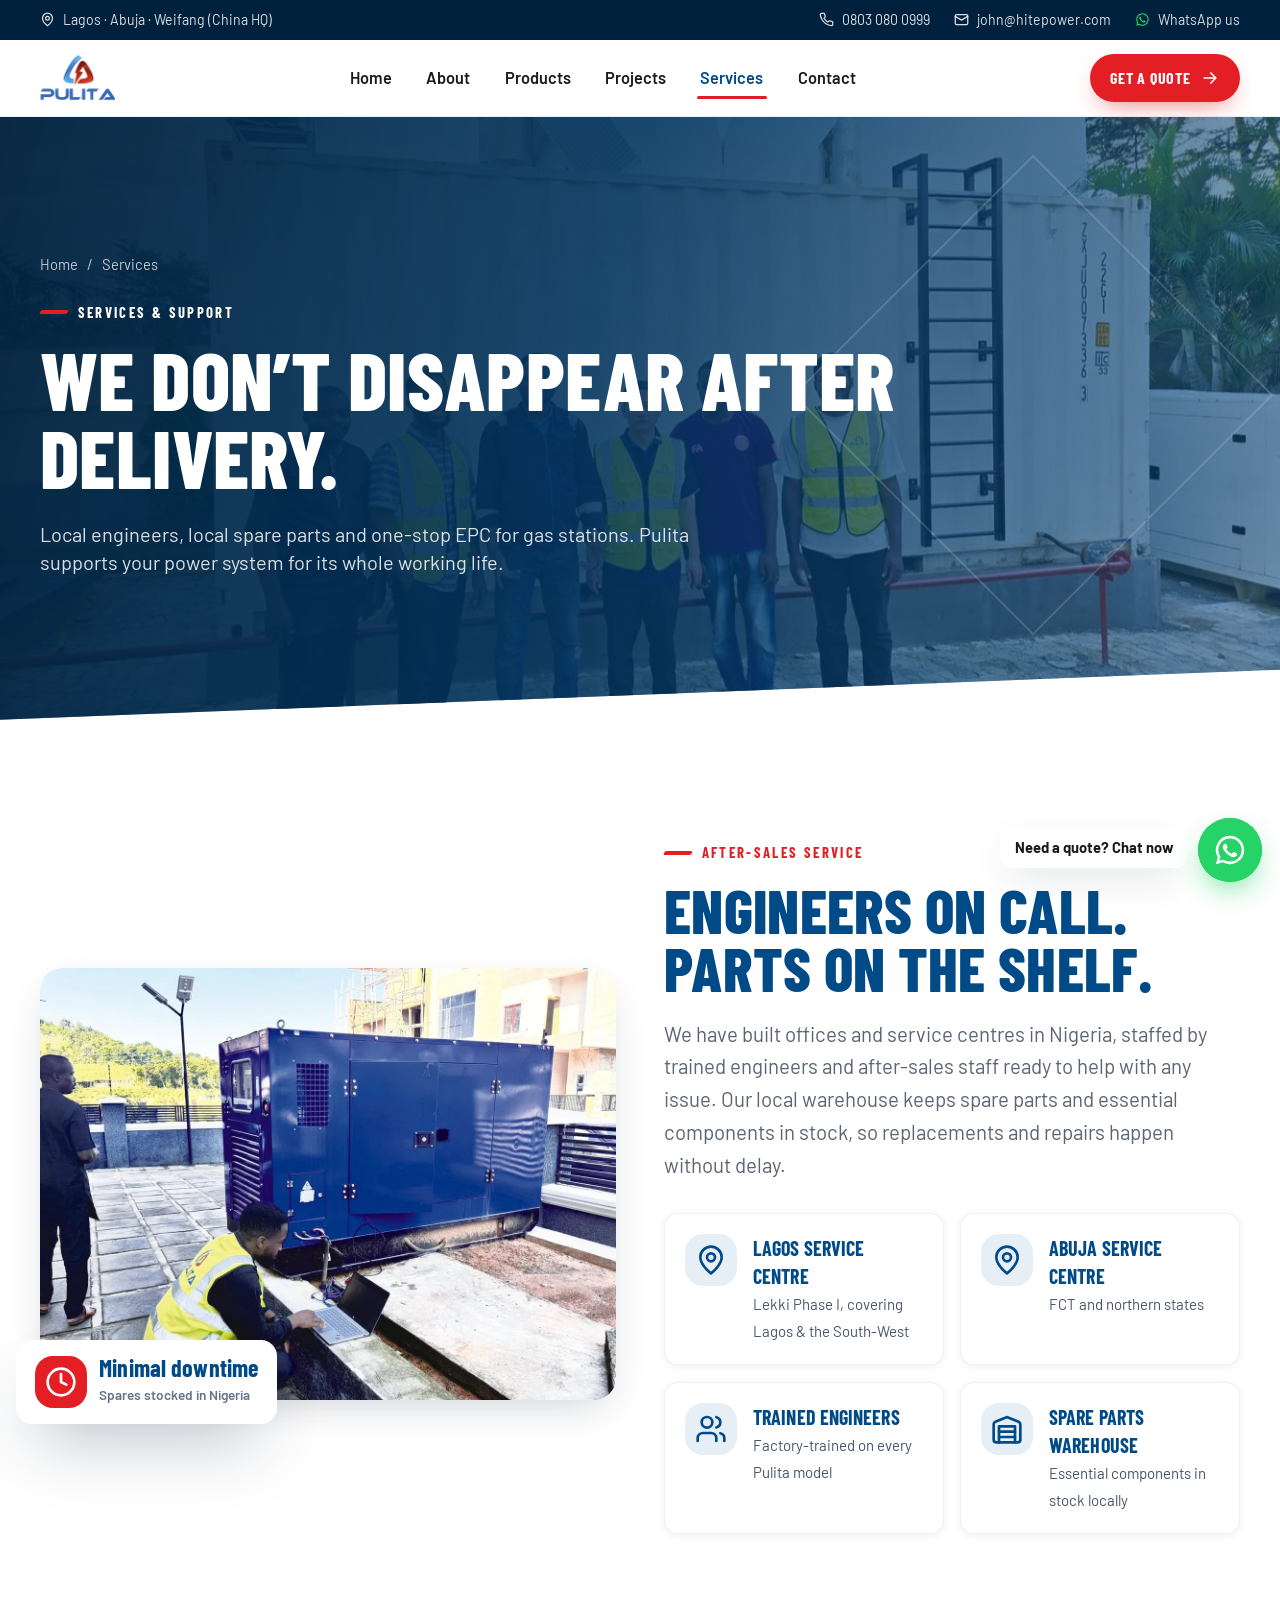
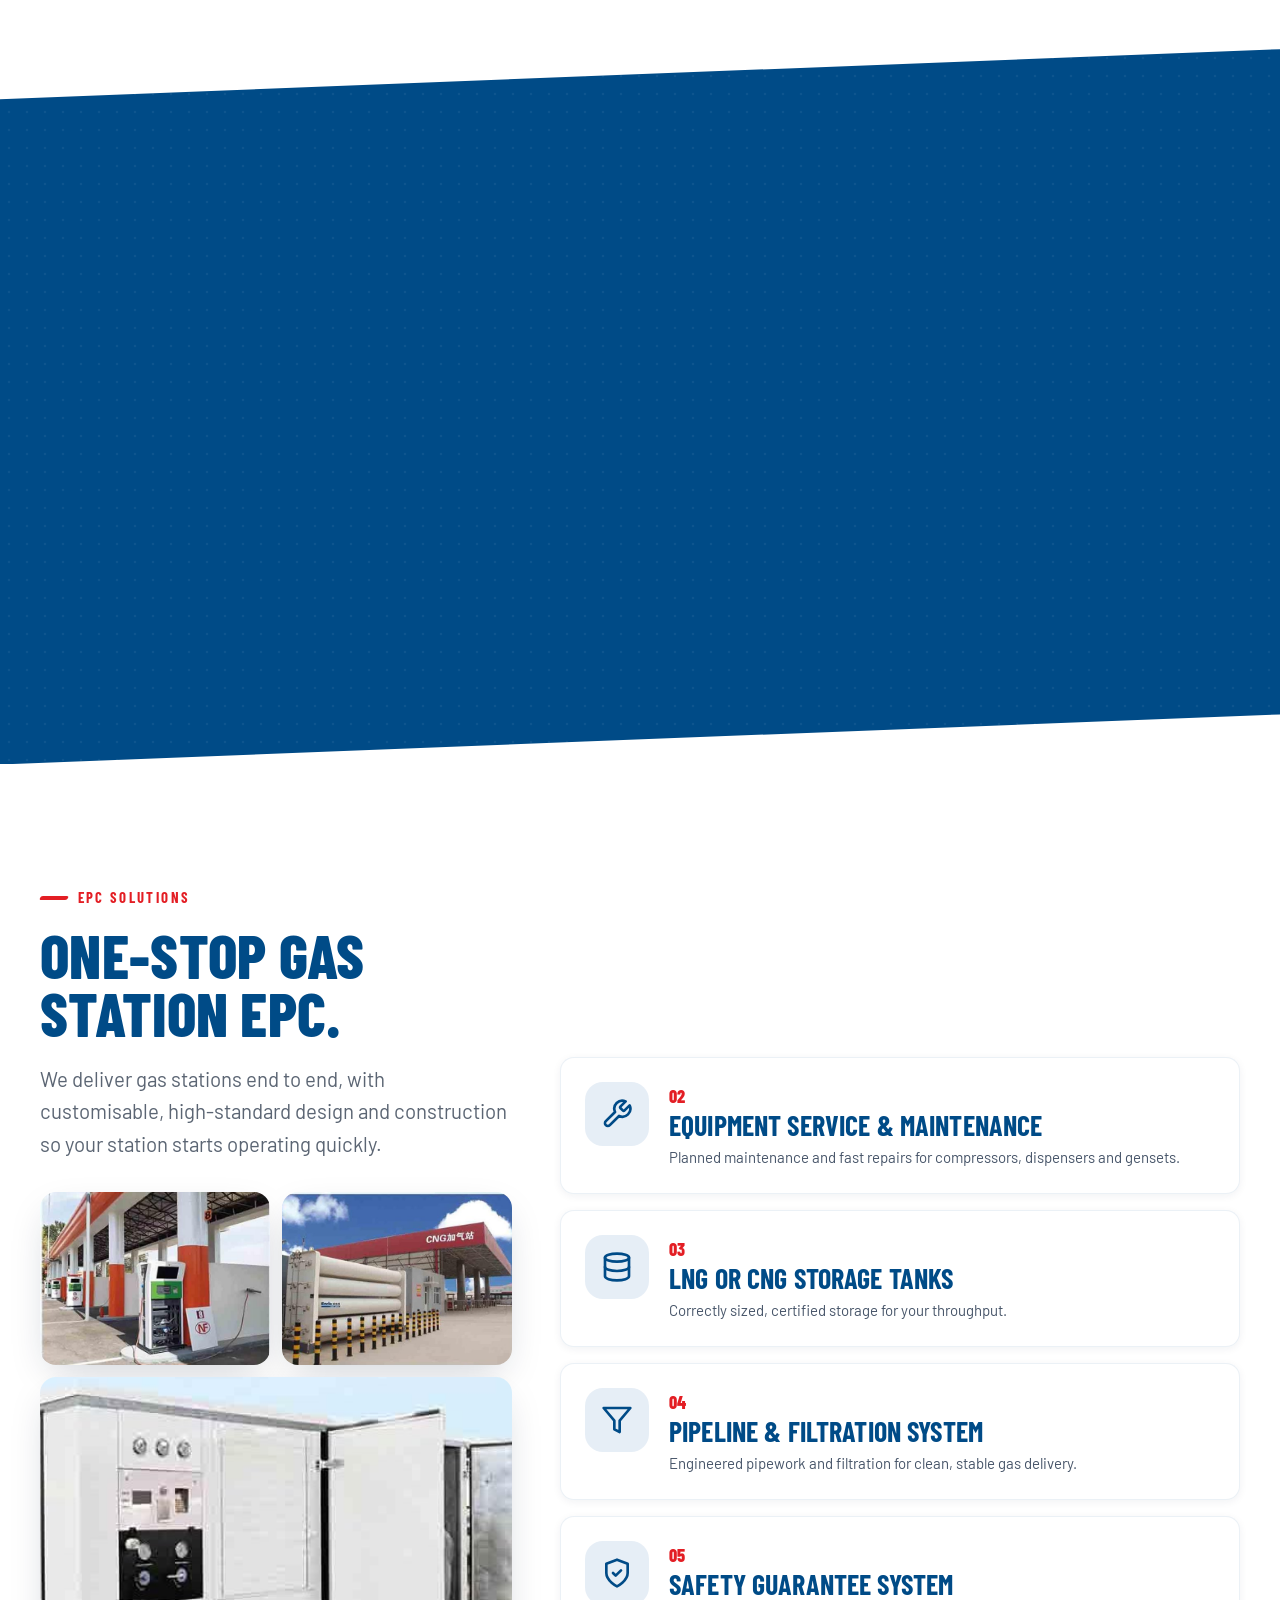
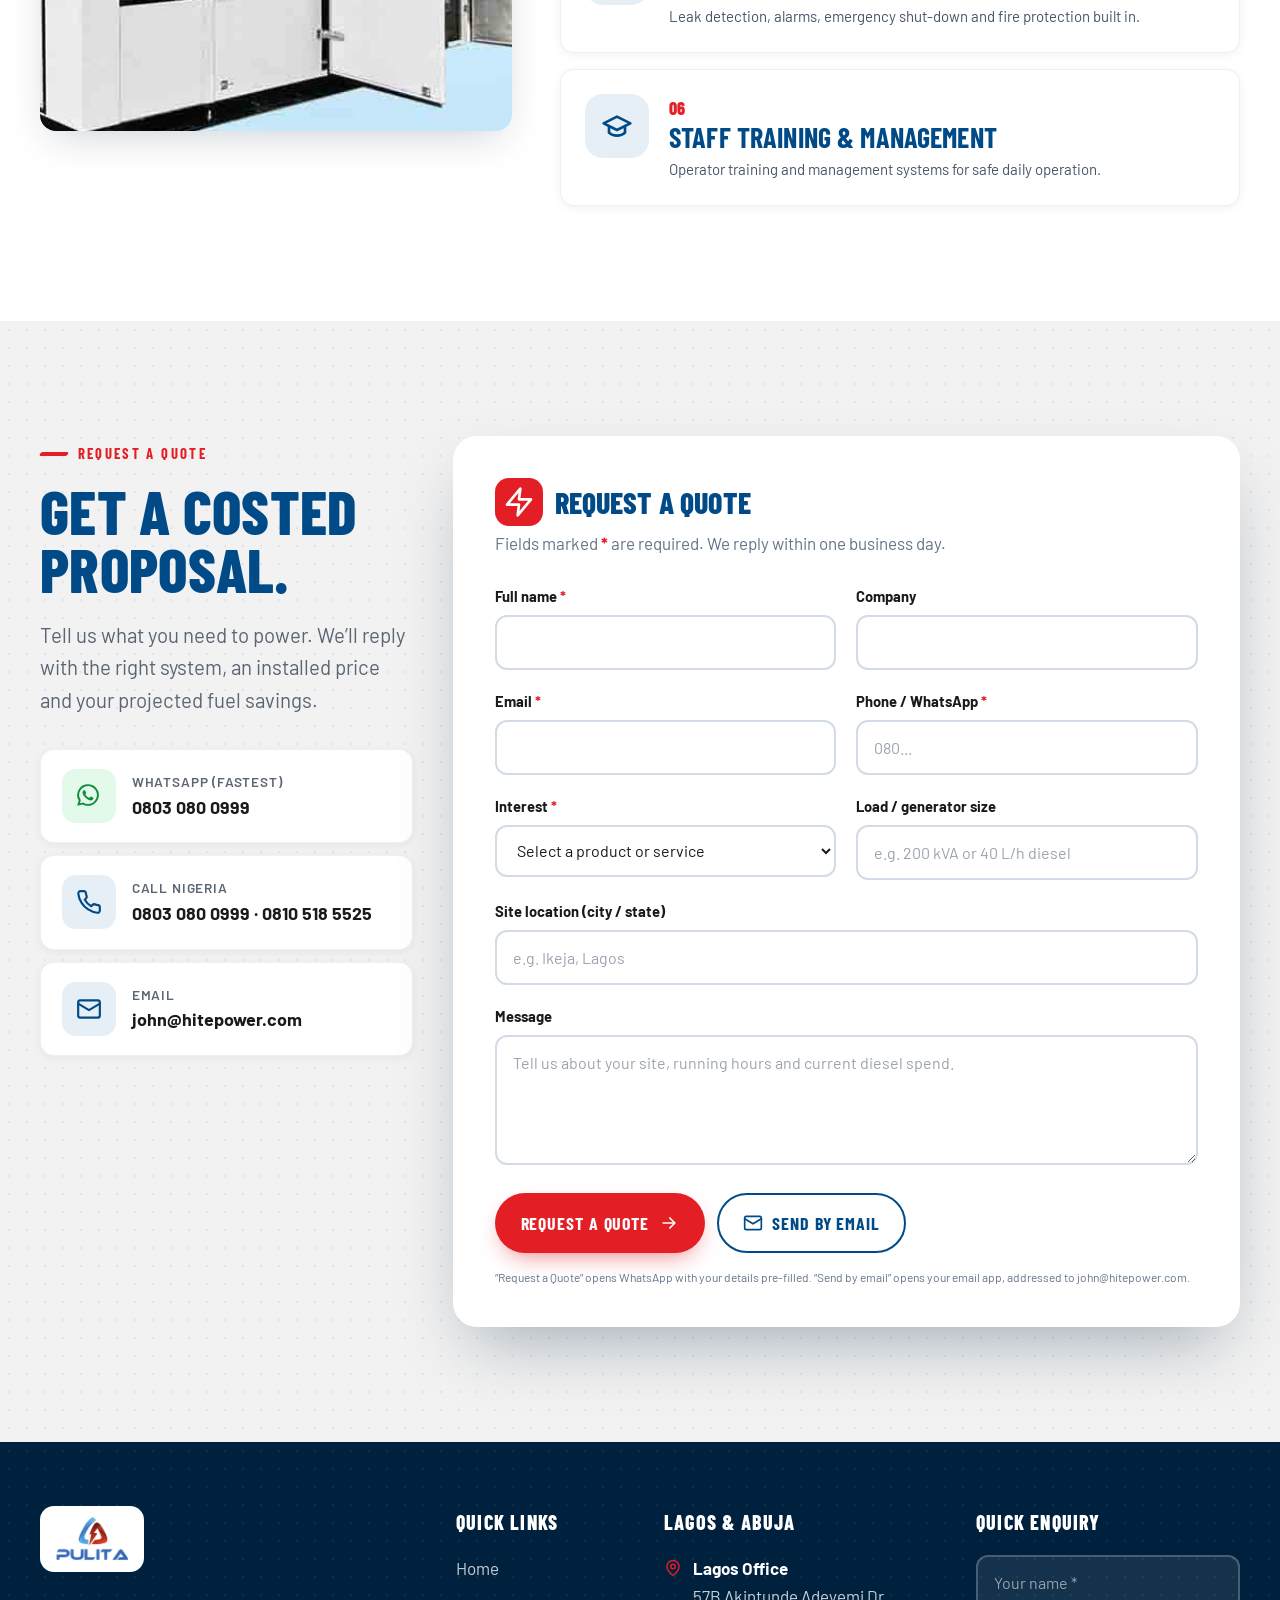
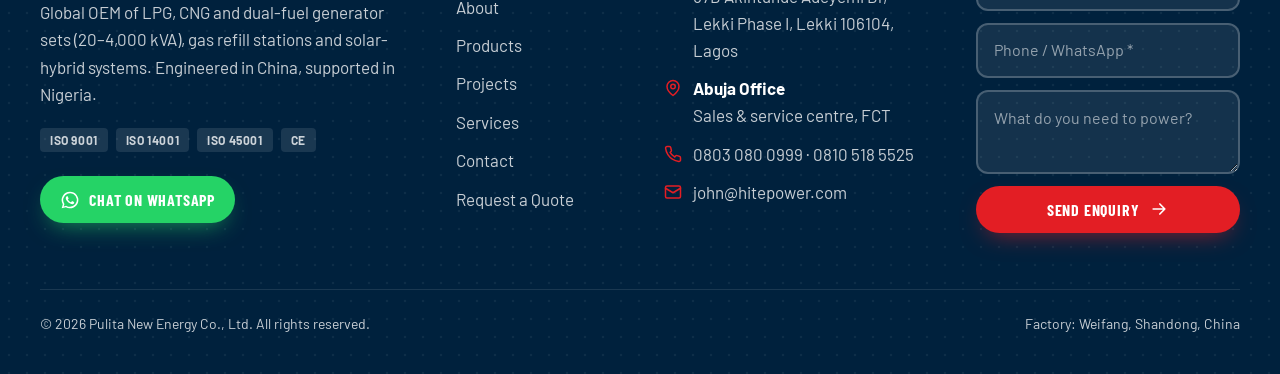
<file: pulita-website/services.html>
<!DOCTYPE html>
<html lang="en-NG" class="no-js">
<head>
<meta charset="utf-8">
<meta name="viewport" content="width=device-width, initial-scale=1, viewport-fit=cover">
<title>Services & After-Sales Support | Pulita Lagos & Abuja Service Centres, Gas Station EPC</title>
<meta name="description" content="Pulita after-sales service in Nigeria: Lagos and Abuja service centres, trained engineers and a local spare-parts warehouse. One-stop gas station EPC: design, construction, storage tanks, pipelines, safety systems and training.">
<meta name="theme-color" content="#004B87">
<link rel="canonical" href="https://www.pulitaenergy.com/services.html">
<meta property="og:type" content="website">
<meta property="og:site_name" content="Pulita New Energy">
<meta property="og:title" content="Services & After-Sales Support | Pulita Lagos & Abuja Service Centres, Gas Station EPC">
<meta property="og:description" content="Pulita after-sales service in Nigeria: Lagos and Abuja service centres, trained engineers and a local spare-parts warehouse. One-stop gas station EPC: design, construction, storage tanks, pipelines, safety systems and training.">
<meta property="og:image" content="https://www.pulitaenergy.com/assets/images/engineer-laptop-blue-generator.jpg">
<link rel="icon" type="image/png" href="assets/images/favicon.png">
<!-- Tailwind CSS: pre-compiled locally so the site works offline and loads fast.
     To use the Play CDN instead, replace the next line with:
     <script src="https://cdn.tailwindcss.com"></script> -->
<link rel="stylesheet" href="assets/css/tailwind.css">
<link rel="stylesheet" href="assets/css/styles.css">
<script type="application/ld+json">{"@context":"https://schema.org","@type":"Organization","name":"Pulita New Energy Co., Ltd","url":"https://www.pulitaenergy.com/","logo":"https://www.pulitaenergy.com/assets/images/pulita-logo-large.jpg","email":"john@hitepower.com","telephone":"+2348030800999","address":{"@type":"PostalAddress","streetAddress":"57B Akintunde Adeyemi Dr, Lekki Phase I","addressLocality":"Lekki","addressRegion":"Lagos","postalCode":"106104","addressCountry":"NG"}}</script>
</head>
<body>
<a class="skip-link" href="#main">Skip to content</a>
<div class="topbar hidden md:block">
  <div class="max-w-7xl mx-auto px-5 sm:px-8 lg:px-10 flex items-center justify-between h-10">
    <div class="flex items-center gap-2"><svg viewBox="0 0 24 24" fill="none" stroke="currentColor" stroke-width="2" stroke-linecap="round" stroke-linejoin="round" aria-hidden="true"><path d="M20 10c0 6-8 12-8 12s-8-6-8-12a8 8 0 0 1 16 0Z"/><circle cx="12" cy="10" r="3"/></svg><span>Lagos &middot; Abuja &middot; Weifang (China HQ)</span></div>
    <div class="flex items-center gap-6">
      <a class="flex items-center gap-2" href="tel:+2348030800999"><svg viewBox="0 0 24 24" fill="none" stroke="currentColor" stroke-width="2" stroke-linecap="round" stroke-linejoin="round" aria-hidden="true"><path d="M22 16.92v3a2 2 0 0 1-2.18 2 19.79 19.79 0 0 1-8.63-3.07 19.5 19.5 0 0 1-6-6 19.79 19.79 0 0 1-3.07-8.67A2 2 0 0 1 4.11 2h3a2 2 0 0 1 2 1.72 12.84 12.84 0 0 0 .7 2.81 2 2 0 0 1-.45 2.11L8.09 9.91a16 16 0 0 0 6 6l1.27-1.27a2 2 0 0 1 2.11-.45 12.84 12.84 0 0 0 2.81.7A2 2 0 0 1 22 16.92z"/></svg>0803 080 0999</a>
      <a class="flex items-center gap-2" href="mailto:john@hitepower.com"><svg viewBox="0 0 24 24" fill="none" stroke="currentColor" stroke-width="2" stroke-linecap="round" stroke-linejoin="round" aria-hidden="true"><rect x="2" y="4" width="20" height="16" rx="2"/><path d="m22 7-10 6L2 7"/></svg>john@hitepower.com</a>
      <a class="flex items-center gap-2" href="https://wa.me/2348030800999?text=Hello%20Pulita%2C%20I%27d%20like%20to%20know%20more%20about%20gas%20generators%20for%20my%20business." target="_blank" rel="noopener"><span class="inline-block w-[15px] h-[15px] text-[#25D366]"><svg viewBox="0 0 24 24" aria-hidden="true"><path fill="currentColor" d="M12 2a10 10 0 0 0-8.6 15.1L2 22l5.05-1.32A10 10 0 1 0 12 2Zm0 18.2a8.2 8.2 0 0 1-4.18-1.15l-.3-.18-3 .79.8-2.92-.2-.3A8.2 8.2 0 1 1 12 20.2Z"/><path fill="currentColor" d="M16.5 14.2c-.25-.12-1.47-.72-1.7-.8-.23-.09-.4-.13-.56.12-.17.25-.64.8-.79.97-.14.16-.29.18-.54.06a6.7 6.7 0 0 1-3.34-2.92c-.25-.44.25-.4.72-1.34.08-.16.04-.3-.02-.42-.06-.13-.56-1.35-.77-1.85-.2-.48-.41-.42-.56-.42h-.48a.92.92 0 0 0-.67.31 2.8 2.8 0 0 0-.87 2.08 4.87 4.87 0 0 0 1.02 2.58 11.1 11.1 0 0 0 4.26 3.77c1.58.68 2.2.74 3 .62.48-.07 1.47-.6 1.68-1.18.2-.58.2-1.08.14-1.18-.06-.1-.23-.17-.48-.29Z"/></svg></span>WhatsApp us</a>
    </div>
  </div>
</div>
<header class="site-header">
  <div class="max-w-7xl mx-auto px-5 sm:px-8 lg:px-10 bar flex items-center justify-between gap-6">
    <a class="logo flex items-center" href="index.html" aria-label="Pulita New Energy home"><img src="assets/images/pulita-logo.png" alt="Pulita New Energy" width="152" height="93"></a>
    <nav class="hidden lg:flex items-center gap-7" aria-label="Main"><a class="nav-link" href="index.html">Home</a><a class="nav-link" href="about.html">About</a><a class="nav-link" href="products.html">Products</a><a class="nav-link" href="projects.html">Projects</a><a class="nav-link" href="services.html" aria-current="page">Services</a><a class="nav-link" href="contact.html">Contact</a></nav>
    <div class="flex items-center gap-3">
      <a class="btn btn-sm header-cta" href="services.html#quote">Get a Quote <svg class="arrow" viewBox="0 0 24 24" fill="none" stroke="currentColor" stroke-width="2" stroke-linecap="round" stroke-linejoin="round" aria-hidden="true"><path d="M5 12h14M13 6l6 6-6 6"/></svg></a>
      <button class="menu-btn lg:hidden" type="button" aria-label="Open menu" aria-expanded="false" aria-controls="mobile-nav"><span></span><span></span><span></span></button>
    </div>
  </div>
</header>
<div class="mobile-nav lg:hidden" id="mobile-nav">
  <div class="max-w-7xl mx-auto px-5 sm:px-8 lg:px-10 pb-8">
    <nav aria-label="Mobile"><a class="m-link" href="index.html">Home<svg class="w-6 h-6" viewBox="0 0 24 24" fill="none" stroke="currentColor" stroke-width="2" stroke-linecap="round" stroke-linejoin="round" aria-hidden="true"><path d="m9 18 6-6-6-6"/></svg></a><a class="m-link" href="about.html">About<svg class="w-6 h-6" viewBox="0 0 24 24" fill="none" stroke="currentColor" stroke-width="2" stroke-linecap="round" stroke-linejoin="round" aria-hidden="true"><path d="m9 18 6-6-6-6"/></svg></a><a class="m-link" href="products.html">Products<svg class="w-6 h-6" viewBox="0 0 24 24" fill="none" stroke="currentColor" stroke-width="2" stroke-linecap="round" stroke-linejoin="round" aria-hidden="true"><path d="m9 18 6-6-6-6"/></svg></a><a class="m-link" href="projects.html">Projects<svg class="w-6 h-6" viewBox="0 0 24 24" fill="none" stroke="currentColor" stroke-width="2" stroke-linecap="round" stroke-linejoin="round" aria-hidden="true"><path d="m9 18 6-6-6-6"/></svg></a><a class="m-link" href="services.html" aria-current="page">Services<svg class="w-6 h-6" viewBox="0 0 24 24" fill="none" stroke="currentColor" stroke-width="2" stroke-linecap="round" stroke-linejoin="round" aria-hidden="true"><path d="m9 18 6-6-6-6"/></svg></a><a class="m-link" href="contact.html">Contact<svg class="w-6 h-6" viewBox="0 0 24 24" fill="none" stroke="currentColor" stroke-width="2" stroke-linecap="round" stroke-linejoin="round" aria-hidden="true"><path d="m9 18 6-6-6-6"/></svg></a></nav>
    <div class="grid gap-3 mt-6">
      <a class="btn btn-block" href="services.html#quote">Request a Quote <svg class="arrow" viewBox="0 0 24 24" fill="none" stroke="currentColor" stroke-width="2" stroke-linecap="round" stroke-linejoin="round" aria-hidden="true"><path d="M5 12h14M13 6l6 6-6 6"/></svg></a>
      <a class="btn btn-wa btn-block" href="https://wa.me/2348030800999?text=Hello%20Pulita%2C%20I%27d%20like%20to%20know%20more%20about%20gas%20generators%20for%20my%20business." target="_blank" rel="noopener"><span class="w-5 h-5"><svg viewBox="0 0 24 24" aria-hidden="true"><path fill="currentColor" d="M12 2a10 10 0 0 0-8.6 15.1L2 22l5.05-1.32A10 10 0 1 0 12 2Zm0 18.2a8.2 8.2 0 0 1-4.18-1.15l-.3-.18-3 .79.8-2.92-.2-.3A8.2 8.2 0 1 1 12 20.2Z"/><path fill="currentColor" d="M16.5 14.2c-.25-.12-1.47-.72-1.7-.8-.23-.09-.4-.13-.56.12-.17.25-.64.8-.79.97-.14.16-.29.18-.54.06a6.7 6.7 0 0 1-3.34-2.92c-.25-.44.25-.4.72-1.34.08-.16.04-.3-.02-.42-.06-.13-.56-1.35-.77-1.85-.2-.48-.41-.42-.56-.42h-.48a.92.92 0 0 0-.67.31 2.8 2.8 0 0 0-.87 2.08 4.87 4.87 0 0 0 1.02 2.58 11.1 11.1 0 0 0 4.26 3.77c1.58.68 2.2.74 3 .62.48-.07 1.47-.6 1.68-1.18.2-.58.2-1.08.14-1.18-.06-.1-.23-.17-.48-.29Z"/></svg></span> Chat on WhatsApp</a>
      <a class="btn btn-outline btn-block" href="tel:+2348030800999"><svg viewBox="0 0 24 24" fill="none" stroke="currentColor" stroke-width="2" stroke-linecap="round" stroke-linejoin="round" aria-hidden="true"><path d="M22 16.92v3a2 2 0 0 1-2.18 2 19.79 19.79 0 0 1-8.63-3.07 19.5 19.5 0 0 1-6-6 19.79 19.79 0 0 1-3.07-8.67A2 2 0 0 1 4.11 2h3a2 2 0 0 1 2 1.72 12.84 12.84 0 0 0 .7 2.81 2 2 0 0 1-.45 2.11L8.09 9.91a16 16 0 0 0 6 6l1.27-1.27a2 2 0 0 1 2.11-.45 12.84 12.84 0 0 0 2.81.7A2 2 0 0 1 22 16.92z"/></svg> 0803 080 0999</a>
    </div>
  </div>
</div>
<main id="main">
<section class="page-hero">
  <div class="hero-bg"><img src="assets/images/team-containerized-unit.jpg" alt="" style="object-position:50% 60%"></div>
  <div class="diamond-deco hidden lg:block" style="right:6%;top:18%"></div>
  <div class="max-w-7xl mx-auto px-5 sm:px-8 lg:px-10">
    <p class="breadcrumb enter"><a href="index.html">Home</a> <span class="mx-1.5">/</span> Services</p>
    <p class="eyebrow on-dark mt-6 enter" style="--d:80ms">Services &amp; support</p>
    <h1 class="h-page max-w-4xl enter" style="--d:160ms">We don&rsquo;t disappear after delivery.</h1>
    <p class="text-lg md:text-xl text-white/85 max-w-2xl mt-6 enter" style="--d:260ms">Local engineers, local spare parts and one-stop EPC for gas stations. Pulita supports your power system for its whole working life.</p>
    
  </div>
</section>

<!-- ============ AFTER SALES ============ -->
<section class="section">
  <div class="max-w-7xl mx-auto px-5 sm:px-8 lg:px-10 grid lg:grid-cols-12 gap-12 items-center">
    <div class="lg:col-span-6 relative" data-reveal="left">
      <div class="img-frame accent aspect-[4/3]"><img src="assets/images/engineer-laptop-blue-generator.jpg" alt="Pulita field engineer running diagnostics on a laptop beside a blue gas generator" loading="lazy"></div>
      <div class="badge-float -bottom-6 left-4 md:-left-6 flex items-center gap-3" data-reveal="zoom" data-delay="300">
        <span class="icon-badge" style="width:52px;height:52px;background:#E31E24;color:#fff"><svg viewBox="0 0 24 24" fill="none" stroke="currentColor" stroke-width="2" stroke-linecap="round" stroke-linejoin="round" aria-hidden="true"><circle cx="12" cy="12" r="10"/><path d="M12 6v6l4 2"/></svg></span>
        <span><b class="font-display text-2xl text-blue-brand block leading-none">Minimal downtime</b><small class="text-slate-500 font-semibold">Spares stocked in Nigeria</small></span>
      </div>
    </div>
    <div class="lg:col-span-6">
      <div data-reveal="up">
        <p class="eyebrow">After-sales service</p>
        <h2 class="h-section text-blue-brand">Engineers on call. Parts on the shelf.</h2>
        <p class="lead mt-5">We have built offices and service centres in Nigeria, staffed by trained engineers and after-sales staff ready to help with any issue. Our local warehouse keeps spare parts and essential components in stock, so replacements and repairs happen without delay.</p>
      </div>
      <div class="grid sm:grid-cols-2 gap-4 mt-8">
        <div class="card card-hover p-5 flex gap-4" data-reveal="up"><span class="icon-badge flex-none" style="width:52px;height:52px"><svg viewBox="0 0 24 24" fill="none" stroke="currentColor" stroke-width="2" stroke-linecap="round" stroke-linejoin="round" aria-hidden="true"><path d="M20 10c0 6-8 12-8 12s-8-6-8-12a8 8 0 0 1 16 0Z"/><circle cx="12" cy="10" r="3"/></svg></span><span><b class="font-display text-xl uppercase text-blue-brand block">Lagos service centre</b><span class="text-slate-600 text-[15px]">Lekki Phase I, covering Lagos &amp; the South-West</span></span></div>
        <div class="card card-hover p-5 flex gap-4" data-reveal="up" data-delay="80"><span class="icon-badge flex-none" style="width:52px;height:52px"><svg viewBox="0 0 24 24" fill="none" stroke="currentColor" stroke-width="2" stroke-linecap="round" stroke-linejoin="round" aria-hidden="true"><path d="M20 10c0 6-8 12-8 12s-8-6-8-12a8 8 0 0 1 16 0Z"/><circle cx="12" cy="10" r="3"/></svg></span><span><b class="font-display text-xl uppercase text-blue-brand block">Abuja service centre</b><span class="text-slate-600 text-[15px]">FCT and northern states</span></span></div>
        <div class="card card-hover p-5 flex gap-4" data-reveal="up" data-delay="160"><span class="icon-badge flex-none" style="width:52px;height:52px"><svg viewBox="0 0 24 24" fill="none" stroke="currentColor" stroke-width="2" stroke-linecap="round" stroke-linejoin="round" aria-hidden="true"><path d="M16 21v-2a4 4 0 0 0-4-4H6a4 4 0 0 0-4 4v2"/><circle cx="9" cy="7" r="4"/><path d="M22 21v-2a4 4 0 0 0-3-3.87M16 3.13a4 4 0 0 1 0 7.75"/></svg></span><span><b class="font-display text-xl uppercase text-blue-brand block">Trained engineers</b><span class="text-slate-600 text-[15px]">Factory-trained on every Pulita model</span></span></div>
        <div class="card card-hover p-5 flex gap-4" data-reveal="up" data-delay="240"><span class="icon-badge flex-none" style="width:52px;height:52px"><svg viewBox="0 0 24 24" fill="none" stroke="currentColor" stroke-width="2" stroke-linecap="round" stroke-linejoin="round" aria-hidden="true"><path d="M22 8.35V20a2 2 0 0 1-2 2H4a2 2 0 0 1-2-2V8.35A2 2 0 0 1 3.26 6.5l8-3.2a2 2 0 0 1 1.48 0l8 3.2A2 2 0 0 1 22 8.35Z"/><path d="M6 18h12M6 14h12"/><path d="M6 22V10h12v12"/></svg></span><span><b class="font-display text-xl uppercase text-blue-brand block">Spare parts warehouse</b><span class="text-slate-600 text-[15px]">Essential components in stock locally</span></span></div>
      </div>
    </div>
  </div>
</section>

<!-- ============ PROCESS ============ -->
<section class="section section-blue angled-both overflow-hidden">
  <div class="absolute inset-0 dot-grid-light opacity-40"></div>
  <div class="max-w-7xl mx-auto px-5 sm:px-8 lg:px-10 relative">
    <div class="max-w-3xl  mb-12" data-reveal="up">
  <p class="eyebrow on-dark">How we work</p>
  <h2 class="h-section text-white">From first call to first kilowatt.</h2>
  <p class="lead mt-5 text-white/80">One accountable team from site survey to lifetime maintenance.</p>
</div>
    <div class="grid sm:grid-cols-2 lg:grid-cols-5 gap-8"><div class="relative" data-reveal="up" data-delay="0"><div class="flex items-center gap-3 mb-4"><span class="icon-badge" style="background:#fff"><svg viewBox="0 0 24 24" fill="none" stroke="currentColor" stroke-width="2" stroke-linecap="round" stroke-linejoin="round" aria-hidden="true"><circle cx="11" cy="11" r="8"/><path d="m21 21-4.3-4.3"/></svg></span><span class="font-display text-5xl font-extrabold text-white/15">01</span></div><h3 class="h-card">Site assessment</h3><p class="text-white/70 mt-2 text-[15px]">We review your load profile, running hours, gas availability and current diesel spend.</p></div><div class="relative" data-reveal="up" data-delay="90"><div class="flex items-center gap-3 mb-4"><span class="icon-badge" style="background:#fff"><svg viewBox="0 0 24 24" fill="none" stroke="currentColor" stroke-width="2" stroke-linecap="round" stroke-linejoin="round" aria-hidden="true"><path d="M12 20h9"/><path d="M16.5 3.5a2.12 2.12 0 0 1 3 3L7 19l-4 1 1-4Z"/></svg></span><span class="font-display text-5xl font-extrabold text-white/15">02</span></div><h3 class="h-card">Design &amp; sizing</h3><p class="text-white/70 mt-2 text-[15px]">Our engineers specify the genset, fuel supply and controls, with a clear savings model.</p></div><div class="relative" data-reveal="up" data-delay="180"><div class="flex items-center gap-3 mb-4"><span class="icon-badge" style="background:#fff"><svg viewBox="0 0 24 24" fill="none" stroke="currentColor" stroke-width="2" stroke-linecap="round" stroke-linejoin="round" aria-hidden="true"><path d="M14 18V6a2 2 0 0 0-2-2H4a2 2 0 0 0-2 2v11a1 1 0 0 0 1 1h2M15 18H9M19 18h2a1 1 0 0 0 1-1v-3.65a1 1 0 0 0-.22-.62l-3.48-4.35A1 1 0 0 0 17.52 8H14"/><circle cx="17" cy="18" r="2"/><circle cx="7" cy="18" r="2"/></svg></span><span class="font-display text-5xl font-extrabold text-white/15">03</span></div><h3 class="h-card">Delivery &amp; installation</h3><p class="text-white/70 mt-2 text-[15px]">Factory-tested units are shipped, installed and connected by our Nigerian team.</p></div><div class="relative" data-reveal="up" data-delay="270"><div class="flex items-center gap-3 mb-4"><span class="icon-badge" style="background:#fff"><svg viewBox="0 0 24 24" fill="none" stroke="currentColor" stroke-width="2" stroke-linecap="round" stroke-linejoin="round" aria-hidden="true"><path d="M22 10 12 5 2 10l10 5 10-5z"/><path d="M6 12v5c3 3 9 3 12 0v-5"/></svg></span><span class="font-display text-5xl font-extrabold text-white/15">04</span></div><h3 class="h-card">Commissioning &amp; training</h3><p class="text-white/70 mt-2 text-[15px]">We commission on site and train your operators on safe daily use.</p></div><div class="relative" data-reveal="up" data-delay="360"><div class="flex items-center gap-3 mb-4"><span class="icon-badge" style="background:#fff"><svg viewBox="0 0 24 24" fill="none" stroke="currentColor" stroke-width="2" stroke-linecap="round" stroke-linejoin="round" aria-hidden="true"><path d="M14.7 6.3a1 1 0 0 0 0 1.4l1.6 1.6a1 1 0 0 0 1.4 0l3.77-3.77a6 6 0 0 1-7.94 7.94l-6.91 6.91a2.12 2.12 0 0 1-3-3l6.91-6.91a6 6 0 0 1 7.94-7.94l-3.76 3.76z"/></svg></span><span class="font-display text-5xl font-extrabold text-white/15">05</span></div><h3 class="h-card">Maintenance &amp; parts</h3><p class="text-white/70 mt-2 text-[15px]">Scheduled servicing, quick call-outs and spares from our Nigerian warehouse.</p></div></div>
  </div>
</section>

<!-- ============ EPC ============ -->
<section id="epc" class="section">
  <div class="max-w-7xl mx-auto px-5 sm:px-8 lg:px-10">
    <div class="grid lg:grid-cols-12 gap-12">
      <div class="lg:col-span-5">
        <div class="lg:sticky lg:top-32">
          <div data-reveal="up">
            <p class="eyebrow">EPC solutions</p>
            <h2 class="h-section text-blue-brand">One-stop gas station EPC.</h2>
            <p class="lead mt-5">We deliver gas stations end to end, with customisable, high-standard design and construction so your station starts operating quickly.</p>
          </div>
          <div class="grid grid-cols-2 gap-3 mt-8" data-reveal="up">
            <div class="img-frame aspect-[4/3]" style="border-radius:16px"><img src="assets/images/gas-station-epc-1.jpg" alt="Gas station forecourt with dispenser" loading="lazy"></div>
            <div class="img-frame aspect-[4/3]" style="border-radius:16px"><img src="assets/images/gas-station-epc-2.jpg" alt="CNG station with horizontal storage tubes" loading="lazy"></div>
            <div class="img-frame aspect-[4/3] col-span-2" style="border-radius:16px"><img src="assets/images/mobile-daughter-station-open.jpg" alt="Containerized CNG daughter station" loading="lazy" style="object-position:50% 40%"></div>
          </div>
        </div>
      </div>
      <div class="lg:col-span-7 grid gap-4 content-start"><div class="card card-hover p-6 flex gap-5 items-start" data-reveal="up" data-delay="0"><span class="icon-badge flex-none"><svg viewBox="0 0 24 24" fill="none" stroke="currentColor" stroke-width="2" stroke-linecap="round" stroke-linejoin="round" aria-hidden="true"><path d="M12 20h9"/><path d="M16.5 3.5a2.12 2.12 0 0 1 3 3L7 19l-4 1 1-4Z"/></svg></span><span><span class="font-display text-red-brand font-extrabold text-lg">01</span><h3 class="h-card text-blue-brand">Design &amp; construction</h3><p class="text-slate-600 mt-1 text-[15px]">High-standard, customisable station design and construction, so you start trading sooner.</p></span></div><div class="card card-hover p-6 flex gap-5 items-start" data-reveal="up" data-delay="90"><span class="icon-badge flex-none"><svg viewBox="0 0 24 24" fill="none" stroke="currentColor" stroke-width="2" stroke-linecap="round" stroke-linejoin="round" aria-hidden="true"><path d="M14.7 6.3a1 1 0 0 0 0 1.4l1.6 1.6a1 1 0 0 0 1.4 0l3.77-3.77a6 6 0 0 1-7.94 7.94l-6.91 6.91a2.12 2.12 0 0 1-3-3l6.91-6.91a6 6 0 0 1 7.94-7.94l-3.76 3.76z"/></svg></span><span><span class="font-display text-red-brand font-extrabold text-lg">02</span><h3 class="h-card text-blue-brand">Equipment service &amp; maintenance</h3><p class="text-slate-600 mt-1 text-[15px]">Planned maintenance and fast repairs for compressors, dispensers and gensets.</p></span></div><div class="card card-hover p-6 flex gap-5 items-start" data-reveal="up" data-delay="0"><span class="icon-badge flex-none"><svg viewBox="0 0 24 24" fill="none" stroke="currentColor" stroke-width="2" stroke-linecap="round" stroke-linejoin="round" aria-hidden="true"><ellipse cx="12" cy="5" rx="9" ry="3"/><path d="M3 5v14a9 3 0 0 0 18 0V5"/><path d="M3 12a9 3 0 0 0 18 0"/></svg></span><span><span class="font-display text-red-brand font-extrabold text-lg">03</span><h3 class="h-card text-blue-brand">LNG or CNG storage tanks</h3><p class="text-slate-600 mt-1 text-[15px]">Correctly sized, certified storage for your throughput.</p></span></div><div class="card card-hover p-6 flex gap-5 items-start" data-reveal="up" data-delay="90"><span class="icon-badge flex-none"><svg viewBox="0 0 24 24" fill="none" stroke="currentColor" stroke-width="2" stroke-linecap="round" stroke-linejoin="round" aria-hidden="true"><path d="M22 3H2l8 9.46V19l4 2v-8.54L22 3z"/></svg></span><span><span class="font-display text-red-brand font-extrabold text-lg">04</span><h3 class="h-card text-blue-brand">Pipeline &amp; filtration system</h3><p class="text-slate-600 mt-1 text-[15px]">Engineered pipework and filtration for clean, stable gas delivery.</p></span></div><div class="card card-hover p-6 flex gap-5 items-start" data-reveal="up" data-delay="0"><span class="icon-badge flex-none"><svg viewBox="0 0 24 24" fill="none" stroke="currentColor" stroke-width="2" stroke-linecap="round" stroke-linejoin="round" aria-hidden="true"><path d="M12 22s8-4 8-10V5l-8-3-8 3v7c0 6 8 10 8 10z"/><path d="m9 12 2 2 4-4"/></svg></span><span><span class="font-display text-red-brand font-extrabold text-lg">05</span><h3 class="h-card text-blue-brand">Safety guarantee system</h3><p class="text-slate-600 mt-1 text-[15px]">Leak detection, alarms, emergency shut-down and fire protection built in.</p></span></div><div class="card card-hover p-6 flex gap-5 items-start" data-reveal="up" data-delay="90"><span class="icon-badge flex-none"><svg viewBox="0 0 24 24" fill="none" stroke="currentColor" stroke-width="2" stroke-linecap="round" stroke-linejoin="round" aria-hidden="true"><path d="M22 10 12 5 2 10l10 5 10-5z"/><path d="M6 12v5c3 3 9 3 12 0v-5"/></svg></span><span><span class="font-display text-red-brand font-extrabold text-lg">06</span><h3 class="h-card text-blue-brand">Staff training &amp; management</h3><p class="text-slate-600 mt-1 text-[15px]">Operator training and management systems for safe daily operation.</p></span></div></div>
    </div>
  </div>
</section>

<!-- ============ QUOTE ============ -->
<section id="quote" class="section section-gray">
  <div class="absolute inset-0 dot-grid opacity-50 pointer-events-none"></div>
  <div class="max-w-7xl mx-auto px-5 sm:px-8 lg:px-10 relative grid lg:grid-cols-12 gap-10 items-start">
    <div class="lg:col-span-4" data-reveal="left">
      <p class="eyebrow">Request a quote</p>
      <h2 class="h-section text-blue-brand">Get a costed proposal.</h2>
      <p class="lead mt-5">Tell us what you need to power. We&rsquo;ll reply with the right system, an installed price and your projected fuel savings.</p>
      <div class="grid gap-3 mt-8">
        <a class="card contact-tile wa" href="https://wa.me/2348030800999?text=Hello%20Pulita%2C%20I%27d%20like%20to%20know%20more%20about%20gas%20generators%20for%20my%20business." target="_blank" rel="noopener"><span class="ic"><span class="w-7 h-7"><svg viewBox="0 0 24 24" aria-hidden="true"><path fill="currentColor" d="M12 2a10 10 0 0 0-8.6 15.1L2 22l5.05-1.32A10 10 0 1 0 12 2Zm0 18.2a8.2 8.2 0 0 1-4.18-1.15l-.3-.18-3 .79.8-2.92-.2-.3A8.2 8.2 0 1 1 12 20.2Z"/><path fill="currentColor" d="M16.5 14.2c-.25-.12-1.47-.72-1.7-.8-.23-.09-.4-.13-.56.12-.17.25-.64.8-.79.97-.14.16-.29.18-.54.06a6.7 6.7 0 0 1-3.34-2.92c-.25-.44.25-.4.72-1.34.08-.16.04-.3-.02-.42-.06-.13-.56-1.35-.77-1.85-.2-.48-.41-.42-.56-.42h-.48a.92.92 0 0 0-.67.31 2.8 2.8 0 0 0-.87 2.08 4.87 4.87 0 0 0 1.02 2.58 11.1 11.1 0 0 0 4.26 3.77c1.58.68 2.2.74 3 .62.48-.07 1.47-.6 1.68-1.18.2-.58.2-1.08.14-1.18-.06-.1-.23-.17-.48-.29Z"/></svg></span></span><span><small>WhatsApp (fastest)</small><b>0803 080 0999</b></span></a>
        <a class="card contact-tile" href="tel:+2348030800999"><span class="ic"><svg viewBox="0 0 24 24" fill="none" stroke="currentColor" stroke-width="2" stroke-linecap="round" stroke-linejoin="round" aria-hidden="true"><path d="M22 16.92v3a2 2 0 0 1-2.18 2 19.79 19.79 0 0 1-8.63-3.07 19.5 19.5 0 0 1-6-6 19.79 19.79 0 0 1-3.07-8.67A2 2 0 0 1 4.11 2h3a2 2 0 0 1 2 1.72 12.84 12.84 0 0 0 .7 2.81 2 2 0 0 1-.45 2.11L8.09 9.91a16 16 0 0 0 6 6l1.27-1.27a2 2 0 0 1 2.11-.45 12.84 12.84 0 0 0 2.81.7A2 2 0 0 1 22 16.92z"/></svg></span><span><small>Call Nigeria</small><b>0803 080 0999 &middot; 0810 518 5525</b></span></a>
        <a class="card contact-tile" href="mailto:john@hitepower.com"><span class="ic"><svg viewBox="0 0 24 24" fill="none" stroke="currentColor" stroke-width="2" stroke-linecap="round" stroke-linejoin="round" aria-hidden="true"><rect x="2" y="4" width="20" height="16" rx="2"/><path d="m22 7-10 6L2 7"/></svg></span><span><small>Email</small><b>john@hitepower.com</b></span></a>
      </div>
    </div>
    <div class="lg:col-span-8" data-reveal="up"><form class="form-card" data-enquiry="Quote request" novalidate>
  <div class="flex items-center gap-3 mb-1"><span class="icon-badge" style="width:48px;height:48px;border-radius:14px;background:#E31E24;color:#fff"><svg viewBox="0 0 24 24" fill="none" stroke="currentColor" stroke-width="2" stroke-linecap="round" stroke-linejoin="round" aria-hidden="true"><path d="M13 2 3 14h9l-1 8 10-12h-9l1-8z"/></svg></span><h3 class="font-display text-3xl font-extrabold uppercase text-blue-brand">Request a Quote</h3></div>
  <p class="text-slate-500 mb-7">Fields marked <span class="text-red-brand font-bold">*</span> are required. We reply within one business day.</p>
  <div class="grid sm:grid-cols-2 gap-5">
    <div class="field"><label for="q-name">Full name <span class="req">*</span></label><input id="q-name" name="name" required autocomplete="name"><span class="err">Please enter your name</span></div>
    <div class="field"><label for="q-company">Company</label><input id="q-company" name="company" autocomplete="organization"></div>
    <div class="field"><label for="q-email">Email <span class="req">*</span></label><input id="q-email" name="email" type="email" required autocomplete="email"><span class="err">Please enter a valid email</span></div>
    <div class="field"><label for="q-phone">Phone / WhatsApp <span class="req">*</span></label><input id="q-phone" name="phone" type="tel" required autocomplete="tel" placeholder="080..."><span class="err">Please enter a valid phone number</span></div>
    <div class="field"><label for="q-interest">Interest <span class="req">*</span></label><select id="q-interest" name="interest" required><option value="">Select a product or service</option><option>LPG Generator Set</option><option>CNG Generator Set</option><option>Dual-Fuel Generator</option><option>Containerized Power Plant</option><option>CNG Refill / Daughter Station</option><option>CNG Tube Skid / Cylinder Groups</option><option>Solar Hybrid System</option><option>CNG Vehicle Conversion</option><option>Gas Station EPC</option><option>After-Sales / Maintenance</option><option>Spare Parts</option><option>Other</option></select><span class="err">Please choose an option</span></div>
    <div class="field"><label for="q-load">Load / generator size</label><input id="q-load" name="load" placeholder="e.g. 200 kVA or 40 L/h diesel"></div>
    <div class="field sm:col-span-2"><label for="q-location">Site location (city / state)</label><input id="q-location" name="location" placeholder="e.g. Ikeja, Lagos"></div>
    <div class="field sm:col-span-2"><label for="q-msg">Message</label><textarea id="q-msg" name="message" placeholder="Tell us about your site, running hours and current diesel spend."></textarea></div>
  </div>
  <div class="flex flex-wrap gap-3 mt-7">
    <button class="btn" type="submit" data-via="wa">Request a Quote <svg class="arrow" viewBox="0 0 24 24" fill="none" stroke="currentColor" stroke-width="2" stroke-linecap="round" stroke-linejoin="round" aria-hidden="true"><path d="M5 12h14M13 6l6 6-6 6"/></svg></button>
    <button class="btn btn-outline" type="submit" data-via="email"><svg viewBox="0 0 24 24" fill="none" stroke="currentColor" stroke-width="2" stroke-linecap="round" stroke-linejoin="round" aria-hidden="true"><rect x="2" y="4" width="20" height="16" rx="2"/><path d="m22 7-10 6L2 7"/></svg> Send by email</button>
  </div>
  <p class="text-xs text-slate-500 mt-4">&ldquo;Request a Quote&rdquo; opens WhatsApp with your details pre-filled. &ldquo;Send by email&rdquo; opens your email app, addressed to john@hitepower.com.</p>
  <div class="form-success mt-6 items-center gap-3 p-4 rounded-xl bg-[#E8F7EE] text-[#0E6B33] font-semibold"><svg class="w-6 h-6 flex-none" viewBox="0 0 24 24" fill="none" stroke="currentColor" stroke-width="2" stroke-linecap="round" stroke-linejoin="round" aria-hidden="true"><path d="M20 6 9 17l-5-5"/></svg><span>Thanks! Your enquiry is ready to send. Prefer to talk? Call <a class="underline" href="tel:+2348030800999">0803 080 0999</a>.</span></div>
</form></div>
  </div>
</section>
</main>
<footer class="site-footer">
  <div class="absolute inset-0 dot-grid-light opacity-40 pointer-events-none"></div>
  <div class="max-w-7xl mx-auto px-5 sm:px-8 lg:px-10 relative pt-16 pb-10">
    <div class="grid gap-12 lg:grid-cols-12">
      <div class="lg:col-span-4">
        <a href="index.html" class="footer-logo" aria-label="Pulita home"><img src="assets/images/pulita-logo.png" alt="Pulita New Energy" width="152" height="93" loading="lazy"></a>
        <p class="mt-5 max-w-sm">Global OEM of LPG, CNG and dual-fuel generator sets (20&ndash;4,000&nbsp;kVA), gas refill stations and solar-hybrid systems. Engineered in China, supported in Nigeria.</p>
        <div class="flex flex-wrap gap-2 mt-5 text-xs font-bold tracking-wider">
          <span class="px-2.5 py-1 rounded bg-white/10">ISO 9001</span><span class="px-2.5 py-1 rounded bg-white/10">ISO 14001</span><span class="px-2.5 py-1 rounded bg-white/10">ISO 45001</span><span class="px-2.5 py-1 rounded bg-white/10">CE</span>
        </div>
        <a class="btn btn-wa btn-sm mt-6" href="https://wa.me/2348030800999?text=Hello%20Pulita%2C%20I%27d%20like%20to%20know%20more%20about%20gas%20generators%20for%20my%20business." target="_blank" rel="noopener"><span class="w-5 h-5"><svg viewBox="0 0 24 24" aria-hidden="true"><path fill="currentColor" d="M12 2a10 10 0 0 0-8.6 15.1L2 22l5.05-1.32A10 10 0 1 0 12 2Zm0 18.2a8.2 8.2 0 0 1-4.18-1.15l-.3-.18-3 .79.8-2.92-.2-.3A8.2 8.2 0 1 1 12 20.2Z"/><path fill="currentColor" d="M16.5 14.2c-.25-.12-1.47-.72-1.7-.8-.23-.09-.4-.13-.56.12-.17.25-.64.8-.79.97-.14.16-.29.18-.54.06a6.7 6.7 0 0 1-3.34-2.92c-.25-.44.25-.4.72-1.34.08-.16.04-.3-.02-.42-.06-.13-.56-1.35-.77-1.85-.2-.48-.41-.42-.56-.42h-.48a.92.92 0 0 0-.67.31 2.8 2.8 0 0 0-.87 2.08 4.87 4.87 0 0 0 1.02 2.58 11.1 11.1 0 0 0 4.26 3.77c1.58.68 2.2.74 3 .62.48-.07 1.47-.6 1.68-1.18.2-.58.2-1.08.14-1.18-.06-.1-.23-.17-.48-.29Z"/></svg></span>Chat on WhatsApp</a>
      </div>
      <div class="lg:col-span-2">
        <h4>Quick links</h4>
        <ul class="footer-list"><li><a href="index.html">Home</a></li><li><a href="about.html">About</a></li><li><a href="products.html">Products</a></li><li><a href="projects.html">Projects</a></li><li><a href="services.html">Services</a></li><li><a href="contact.html">Contact</a></li><li><a href="services.html#quote">Request a Quote</a></li></ul>
      </div>
      <div class="lg:col-span-3">
        <h4>Lagos &amp; Abuja</h4>
        <ul class="footer-list">
          <li><svg viewBox="0 0 24 24" fill="none" stroke="currentColor" stroke-width="2" stroke-linecap="round" stroke-linejoin="round" aria-hidden="true"><path d="M20 10c0 6-8 12-8 12s-8-6-8-12a8 8 0 0 1 16 0Z"/><circle cx="12" cy="10" r="3"/></svg><span><b class="text-white">Lagos Office</b><br>57B Akintunde Adeyemi Dr, Lekki Phase I, Lekki 106104, Lagos</span></li>
          <li><svg viewBox="0 0 24 24" fill="none" stroke="currentColor" stroke-width="2" stroke-linecap="round" stroke-linejoin="round" aria-hidden="true"><path d="M20 10c0 6-8 12-8 12s-8-6-8-12a8 8 0 0 1 16 0Z"/><circle cx="12" cy="10" r="3"/></svg><span><b class="text-white">Abuja Office</b><br>Sales &amp; service centre, FCT</span></li>
          <li><svg viewBox="0 0 24 24" fill="none" stroke="currentColor" stroke-width="2" stroke-linecap="round" stroke-linejoin="round" aria-hidden="true"><path d="M22 16.92v3a2 2 0 0 1-2.18 2 19.79 19.79 0 0 1-8.63-3.07 19.5 19.5 0 0 1-6-6 19.79 19.79 0 0 1-3.07-8.67A2 2 0 0 1 4.11 2h3a2 2 0 0 1 2 1.72 12.84 12.84 0 0 0 .7 2.81 2 2 0 0 1-.45 2.11L8.09 9.91a16 16 0 0 0 6 6l1.27-1.27a2 2 0 0 1 2.11-.45 12.84 12.84 0 0 0 2.81.7A2 2 0 0 1 22 16.92z"/></svg><span><a href="tel:+2348030800999">0803 080 0999</a> &middot; <a href="tel:+2348105185525">0810 518 5525</a></span></li>
          <li><svg viewBox="0 0 24 24" fill="none" stroke="currentColor" stroke-width="2" stroke-linecap="round" stroke-linejoin="round" aria-hidden="true"><rect x="2" y="4" width="20" height="16" rx="2"/><path d="m22 7-10 6L2 7"/></svg><a href="mailto:john@hitepower.com">john@hitepower.com</a></li>
        </ul>
      </div>
      <div class="lg:col-span-3 on-dark">
        <h4>Quick enquiry</h4>
        <form data-enquiry="Quick enquiry" novalidate class="grid gap-3">
          <div class="field"><label for="f-name" class="sr-only">Your name</label><input id="f-name" name="name" placeholder="Your name *" required autocomplete="name"><span class="err">Please enter your name</span></div>
          <div class="field"><label for="f-phone" class="sr-only">Phone</label><input id="f-phone" name="phone" type="tel" placeholder="Phone / WhatsApp *" required autocomplete="tel"><span class="err">Please enter a valid phone number</span></div>
          <div class="field"><label for="f-msg" class="sr-only">Message</label><textarea id="f-msg" name="message" rows="2" style="min-height:84px" placeholder="What do you need to power?"></textarea></div>
          <button class="btn btn-sm" type="submit" data-via="wa">Send enquiry <svg class="arrow" viewBox="0 0 24 24" fill="none" stroke="currentColor" stroke-width="2" stroke-linecap="round" stroke-linejoin="round" aria-hidden="true"><path d="M5 12h14M13 6l6 6-6 6"/></svg></button>
        </form>
      </div>
    </div>
    <div class="mt-14 pt-6 border-t border-white/10 flex flex-col md:flex-row gap-3 justify-between text-sm">
      <p>&copy; <span data-year>2026</span> Pulita New Energy Co., Ltd. All rights reserved.</p>
      <p>Factory: Weifang, Shandong, China</p>
    </div>
  </div>
</footer>

<div class="wa-float">
  <div class="wa-panel" role="dialog" aria-label="Chat with Pulita on WhatsApp">
    <div class="wa-head">
      <p class="font-display text-xl font-extrabold uppercase leading-tight">Chat with Pulita</p>
      <p class="text-sm text-white/80">Typically replies within minutes during business hours.</p>
    </div>
    <a class="wa-contact" href="https://wa.me/2348030800999?text=Hello%20Pulita%2C%20I%27d%20like%20to%20know%20more%20about%20gas%20generators%20for%20my%20business." target="_blank" rel="noopener"><span class="av">NG</span><span><b>Nigeria Sales &amp; Service</b><small>0803 080 0999 &middot; Lagos / Abuja</small></span></a>
    <a class="wa-contact" href="https://wa.me/8618678060186?text=Hello%20Pulita%2C%20I%27d%20like%20to%20know%20more%20about%20your%20gas%20power%20solutions." target="_blank" rel="noopener"><span class="av cn">CN</span><span><b>Factory &amp; Export Desk</b><small>+86 186 7806 0186 &middot; Weifang HQ</small></span></a>
  </div>
  <span class="wa-bubble">Need a quote? Chat now</span>
  <button class="wa-btn" type="button" aria-label="Chat on WhatsApp" aria-expanded="false"><svg viewBox="0 0 24 24" aria-hidden="true"><path fill="currentColor" d="M12 2a10 10 0 0 0-8.6 15.1L2 22l5.05-1.32A10 10 0 1 0 12 2Zm0 18.2a8.2 8.2 0 0 1-4.18-1.15l-.3-.18-3 .79.8-2.92-.2-.3A8.2 8.2 0 1 1 12 20.2Z"/><path fill="currentColor" d="M16.5 14.2c-.25-.12-1.47-.72-1.7-.8-.23-.09-.4-.13-.56.12-.17.25-.64.8-.79.97-.14.16-.29.18-.54.06a6.7 6.7 0 0 1-3.34-2.92c-.25-.44.25-.4.72-1.34.08-.16.04-.3-.02-.42-.06-.13-.56-1.35-.77-1.85-.2-.48-.41-.42-.56-.42h-.48a.92.92 0 0 0-.67.31 2.8 2.8 0 0 0-.87 2.08 4.87 4.87 0 0 0 1.02 2.58 11.1 11.1 0 0 0 4.26 3.77c1.58.68 2.2.74 3 .62.48-.07 1.47-.6 1.68-1.18.2-.58.2-1.08.14-1.18-.06-.1-.23-.17-.48-.29Z"/></svg></button>
</div>
<button class="to-top" type="button" aria-label="Back to top"><svg viewBox="0 0 24 24" fill="none" stroke="currentColor" stroke-width="2" stroke-linecap="round" stroke-linejoin="round" aria-hidden="true"><path d="m18 15-6-6-6 6"/></svg></button>
<div class="toast" role="status" aria-live="polite"></div>
<script src="assets/js/main.js" defer></script>
</body>
</html>
</file>
<file: pulita-website/assets/css/styles.css>
/* ==========================================================================
   Pulita New Energy — custom component styles
   Layout utilities come from Tailwind (assets/css/tailwind.css).
   Brand: Blue #004B87 · Red #E31E24 · Gray #F2F2F2 · Ink #1A1A1A · White
   ========================================================================== */

/* Fonts: Barlow & Barlow Condensed (SIL Open Font License), bundled locally */
@font-face { font-family: "Barlow"; font-style: normal; font-weight: 400; font-display: swap; src: url("../fonts/barlow-latin-400-normal.woff2") format("woff2"); }
@font-face { font-family: "Barlow"; font-style: normal; font-weight: 500; font-display: swap; src: url("../fonts/barlow-latin-500-normal.woff2") format("woff2"); }
@font-face { font-family: "Barlow"; font-style: normal; font-weight: 600; font-display: swap; src: url("../fonts/barlow-latin-600-normal.woff2") format("woff2"); }
@font-face { font-family: "Barlow"; font-style: normal; font-weight: 700; font-display: swap; src: url("../fonts/barlow-latin-700-normal.woff2") format("woff2"); }
@font-face { font-family: "Barlow Condensed"; font-style: normal; font-weight: 600; font-display: swap; src: url("../fonts/barlow-condensed-latin-600-normal.woff2") format("woff2"); }
@font-face { font-family: "Barlow Condensed"; font-style: normal; font-weight: 700; font-display: swap; src: url("../fonts/barlow-condensed-latin-700-normal.woff2") format("woff2"); }
@font-face { font-family: "Barlow Condensed"; font-style: normal; font-weight: 800; font-display: swap; src: url("../fonts/barlow-condensed-latin-800-normal.woff2") format("woff2"); }

:root {
  --blue: #004B87;
  --blue-dark: #00335D;
  --blue-deep: #00213D;
  --blue-soft: #E6EEF6;
  --red: #E31E24;
  --red-dark: #B8141A;
  --gray: #F2F2F2;
  --ink: #1A1A1A;
  --muted: #5B6573;
  --white: #FFFFFF;
  --wa: #25D366;
  --radius: 14px;
  --ease: cubic-bezier(.22, .8, .24, 1);
  --shadow-sm: 0 2px 8px rgba(0, 33, 61, .06);
  --shadow: 0 14px 40px -12px rgba(0, 33, 61, .22);
  --shadow-lg: 0 30px 70px -20px rgba(0, 33, 61, .35);
  --header-h: 76px;
}

*, *::before, *::after { box-sizing: border-box; }
html { scroll-behavior: smooth; scroll-padding-top: calc(var(--header-h) + 16px); -webkit-text-size-adjust: 100%; }
body {
  margin: 0;
  font-family: "Barlow", system-ui, -apple-system, "Segoe UI", Roboto, Arial, sans-serif;
  color: var(--ink);
  background: var(--white);
  line-height: 1.6;
  font-size: 17px;
  -webkit-font-smoothing: antialiased;
  text-rendering: optimizeLegibility;
  overflow-x: hidden;
}
img { max-width: 100%; height: auto; display: block; }
a { color: inherit; }
::selection { background: var(--red); color: #fff; }
:focus-visible { outline: 3px solid var(--red); outline-offset: 3px; border-radius: 4px; }

.skip-link { position: absolute; left: -999px; top: 8px; z-index: 999; background: var(--red); color: #fff; padding: 10px 16px; border-radius: 8px; font-weight: 700; }
.skip-link:focus { left: 12px; }

/* ---------- Page transitions ---------- */
body { animation: pageIn .55s var(--ease) both; }
body.is-leaving { animation: pageOut .28s ease-in both; }
/* Opacity only: a transform on <body> would break position:fixed (modal, WhatsApp button). */
@keyframes pageIn { from { opacity: 0; } to { opacity: 1; } }
@keyframes pageOut { to { opacity: 0; } }

/* ---------- Type ---------- */
.font-display, h1, h2, h3, .display {
  font-family: "Barlow Condensed", "Arial Narrow", "Barlow", sans-serif;
  letter-spacing: .005em;
}
h1, h2 { text-transform: uppercase; line-height: .95; font-weight: 800; margin: 0; }
h3 { line-height: 1.1; font-weight: 700; margin: 0; }
.h-hero { font-size: clamp(2.7rem, 7.2vw, 6rem); }
.h-page { font-size: clamp(2.6rem, 6.4vw, 5.2rem); }
.h-section { font-size: clamp(2.2rem, 4.8vw, 3.9rem); }
.h-card { font-size: clamp(1.45rem, 2.2vw, 1.75rem); text-transform: uppercase; }
.lead { font-size: clamp(1.08rem, 1.6vw, 1.28rem); color: var(--muted); line-height: 1.6; }
.text-red-brand { color: var(--red); }
.text-blue-brand { color: var(--blue); }
.hl { position: relative; white-space: nowrap; color: var(--red); }

.eyebrow {
  display: inline-flex; align-items: center; gap: .6rem;
  font-family: "Barlow Condensed", sans-serif; font-weight: 700;
  text-transform: uppercase; letter-spacing: .16em; font-size: .92rem;
  color: var(--red); margin-bottom: 1rem;
}
.eyebrow::before {
  content: ""; width: 28px; height: 4px; background: var(--red);
  transform: skewX(-24deg); border-radius: 2px;
}
.eyebrow.on-dark { color: #fff; }
.eyebrow.on-dark::before { background: var(--red); }

/* ---------- Buttons ---------- */
.btn {
  --bg: var(--red); --fg: #fff;
  display: inline-flex; align-items: center; justify-content: center; gap: .6rem;
  min-height: 52px; padding: .85rem 1.5rem;
  border-radius: 999px; border: 2px solid transparent;
  background: var(--bg); color: var(--fg);
  font-family: "Barlow Condensed", sans-serif; font-weight: 700; font-size: 1.12rem;
  letter-spacing: .05em; text-transform: uppercase; text-decoration: none;
  cursor: pointer; white-space: nowrap;
  transition: transform .25s var(--ease), box-shadow .25s var(--ease), background-color .2s, color .2s, border-color .2s;
  box-shadow: 0 10px 24px -10px rgba(227, 30, 36, .65);
  -webkit-tap-highlight-color: transparent;
}
.btn svg { width: 20px; height: 20px; transition: transform .25s var(--ease); flex: none; }
.btn:hover { transform: translateY(-2px) scale(1.04); box-shadow: 0 16px 30px -12px rgba(227, 30, 36, .75); }
.btn:hover svg.arrow { transform: translateX(4px); }
.btn:active { transform: scale(.97); }
.btn-blue { --bg: var(--blue); box-shadow: 0 10px 24px -10px rgba(0, 75, 135, .6); }
.btn-blue:hover { --bg: var(--blue-dark); box-shadow: 0 16px 30px -12px rgba(0, 75, 135, .7); }
.btn-ghost { --bg: transparent; --fg: #fff; border-color: rgba(255,255,255,.7); box-shadow: none; }
.btn-ghost:hover { --bg: #fff; --fg: var(--blue); box-shadow: none; }
.btn-outline { --bg: transparent; --fg: var(--blue); border-color: var(--blue); box-shadow: none; }
.btn-outline:hover { --bg: var(--blue); --fg: #fff; box-shadow: none; }
.btn-wa { --bg: var(--wa); --fg: #fff; box-shadow: 0 10px 24px -10px rgba(37, 211, 102, .7); }
.btn-wa:hover { --bg: #1EBE5A; }
.btn-sm { min-height: 42px; padding: .55rem 1.1rem; font-size: 1rem; }
.btn-block { width: 100%; }

.link-arrow {
  display: inline-flex; align-items: center; gap: .45rem; color: var(--blue);
  font-weight: 700; text-decoration: none; font-family: "Barlow Condensed", sans-serif;
  text-transform: uppercase; letter-spacing: .06em; font-size: 1.05rem;
}
.link-arrow svg { width: 18px; height: 18px; transition: transform .25s var(--ease); }
.link-arrow:hover { color: var(--red); }
.link-arrow:hover svg { transform: translateX(5px); }

/* ---------- Top bar & header ---------- */
.topbar { background: var(--blue-deep); color: rgba(255,255,255,.85); font-size: .88rem; }
.topbar a { text-decoration: none; }
.topbar a:hover { color: #fff; }
.topbar svg { width: 15px; height: 15px; }

.site-header {
  position: sticky; top: 0; z-index: 60;
  background: rgba(255,255,255,.94);
  backdrop-filter: saturate(1.4) blur(10px); -webkit-backdrop-filter: saturate(1.4) blur(10px);
  border-bottom: 1px solid rgba(0, 75, 135, .08);
  transition: box-shadow .3s, background-color .3s;
}
.site-header.is-scrolled { box-shadow: 0 8px 30px -12px rgba(0,33,61,.25); background: rgba(255,255,255,.98); }
.site-header .bar { height: var(--header-h); }
.logo img { height: 46px; width: auto; transition: transform .3s var(--ease); }
.logo:hover img { transform: scale(1.05) rotate(-1deg); }

.nav-link {
  position: relative; text-decoration: none; font-weight: 600; color: var(--ink);
  padding: .5rem .2rem; font-size: 1.02rem; transition: color .2s;
}
.nav-link::after {
  content: ""; position: absolute; left: 0; right: 0; bottom: 0; height: 3px;
  background: var(--red); border-radius: 2px; transform: scaleX(0); transform-origin: left;
  transition: transform .3s var(--ease);
}
.nav-link:hover, .nav-link[aria-current="page"] { color: var(--blue); }
.nav-link:hover::after, .nav-link[aria-current="page"]::after { transform: scaleX(1); }

.menu-btn { width: 48px; height: 48px; border-radius: 12px; border: 0; background: var(--gray); display: flex; flex-direction: column; align-items: center; justify-content: center; cursor: pointer; }
.menu-btn span { display: block; width: 22px; height: 2.5px; background: var(--blue); border-radius: 2px; transition: transform .3s var(--ease), opacity .2s; }
.menu-btn span + span { margin-top: 5px; }
.menu-btn[aria-expanded="true"] span:nth-child(1) { transform: translateY(7.5px) rotate(45deg); }
.menu-btn[aria-expanded="true"] span:nth-child(2) { opacity: 0; }
.menu-btn[aria-expanded="true"] span:nth-child(3) { transform: translateY(-7.5px) rotate(-45deg); }

.mobile-nav {
  position: fixed; inset: var(--header-h) 0 auto 0; z-index: 55;
  background: #fff; border-top: 1px solid var(--gray);
  box-shadow: var(--shadow-lg);
  max-height: calc(100vh - var(--header-h)); overflow-y: auto;
  transform: translateY(-12px); opacity: 0; visibility: hidden;
  transition: transform .35s var(--ease), opacity .25s, visibility 0s .35s;
}
.mobile-nav.is-open { transform: none; opacity: 1; visibility: visible; transition: transform .35s var(--ease), opacity .25s; }
.mobile-nav a.m-link {
  display: flex; justify-content: space-between; align-items: center;
  padding: 1rem 0; border-bottom: 1px solid var(--gray); text-decoration: none;
  font-family: "Barlow Condensed", sans-serif; font-size: 1.6rem; font-weight: 700; text-transform: uppercase; color: var(--blue);
}
.mobile-nav a.m-link[aria-current="page"] { color: var(--red); }

/* ---------- Hero ---------- */
.hero {
  position: relative; color: #fff; isolation: isolate; overflow: hidden;
  min-height: min(92vh, 860px); display: flex; align-items: center;
  clip-path: polygon(0 0, 100% 0, 100% calc(100% - 70px), 0 100%);
  padding-bottom: 90px;
}
.hero-bg { position: absolute; inset: 0; z-index: -2; }
.hero-bg img { width: 100%; height: 100%; object-fit: cover; object-position: 60% 50%; transform: scale(1.08); animation: kenburns 18s ease-out forwards; }
@keyframes kenburns { to { transform: scale(1); } }
.hero::before {
  content: ""; position: absolute; inset: 0; z-index: -1;
  background:
    linear-gradient(100deg, rgba(0,33,61,.97) 0%, rgba(0,51,93,.92) 38%, rgba(0,75,135,.62) 64%, rgba(0,75,135,.12) 100%);
}
.hero::after {
  content: ""; position: absolute; z-index: -1; right: -8%; top: -20%; width: 46%; height: 140%;
  background: linear-gradient(180deg, rgba(227,30,36,.0), rgba(227,30,36,.22));
  transform: skewX(-18deg); pointer-events: none;
}
.hero-badge {
  display: inline-flex; align-items: center; gap: .6rem;
  background: rgba(255,255,255,.12); border: 1px solid rgba(255,255,255,.28);
  border-radius: 999px; padding: .45rem 1rem .45rem .5rem; font-weight: 600; font-size: .95rem;
  backdrop-filter: blur(6px);
}
.hero-badge .dot { background: var(--red); color: #fff; border-radius: 999px; padding: .15rem .6rem; font-weight: 700; font-size: .82rem; letter-spacing: .04em; }

.savings-chip {
  background: #fff; color: var(--ink); border-radius: 20px; padding: 1.4rem 1.5rem;
  box-shadow: var(--shadow-lg); position: relative; overflow: hidden;
}
.savings-chip::before { content: ""; position: absolute; left: 0; top: 0; bottom: 0; width: 6px; background: linear-gradient(var(--red), var(--blue)); }
.savings-chip .big { font-family: "Barlow Condensed", sans-serif; font-weight: 800; font-size: 4.6rem; line-height: .9; color: var(--red); }
.mini-bar { height: 10px; border-radius: 99px; background: var(--gray); overflow: hidden; }
.mini-bar > i { display: block; height: 100%; border-radius: 99px; width: 0; transition: width 1.4s var(--ease); }
.is-visible .mini-bar > i, .mini-bar.is-visible > i { width: var(--w); }

.float-y { animation: floatY 6s ease-in-out infinite; }
@keyframes floatY { 0%,100% { transform: translateY(0); } 50% { transform: translateY(-10px); } }

/* Page heroes (inner pages) */
.page-hero {
  position: relative; color: #fff; isolation: isolate; overflow: hidden;
  padding: clamp(5rem, 11vw, 8.5rem) 0 clamp(6rem, 12vw, 9rem);
  clip-path: polygon(0 0, 100% 0, 100% calc(100% - 50px), 0 100%);
}
.page-hero .hero-bg img { animation-duration: 14s; }
.page-hero::before {
  content: ""; position: absolute; inset: 0; z-index: -1;
  background: linear-gradient(105deg, rgba(0,33,61,.96) 0%, rgba(0,51,93,.88) 45%, rgba(0,75,135,.45) 100%);
}
.breadcrumb { font-size: .92rem; color: rgba(255,255,255,.75); }
.breadcrumb a { text-decoration: none; }
.breadcrumb a:hover { color: #fff; }

/* ---------- Sections ---------- */
.section { padding: clamp(4.5rem, 9vw, 7.5rem) 0; position: relative; }
.section-gray { background: var(--gray); }
.section-blue { background: var(--blue); color: #fff; }
.section-deep { background: var(--blue-deep); color: #fff; }
.angled-top { clip-path: polygon(0 50px, 100% 0, 100% 100%, 0 100%); margin-top: -50px; padding-top: calc(clamp(4.5rem, 9vw, 7.5rem) + 30px); }
.angled-both { clip-path: polygon(0 50px, 100% 0, 100% calc(100% - 50px), 0 100%); }

.slash-deco { position: absolute; pointer-events: none; z-index: 0; }
.slash-deco i { position: absolute; display: block; width: 14px; height: 120px; background: var(--red); transform: skewX(-24deg); border-radius: 3px; opacity: .9; }
.diamond-deco { position: absolute; width: 340px; height: 340px; border: 2px solid rgba(255,255,255,.15); transform: rotate(45deg); pointer-events: none; }

.dot-grid {
  background-image: radial-gradient(rgba(0,75,135,.16) 1.4px, transparent 1.6px);
  background-size: 18px 18px;
}
.dot-grid-light { background-image: radial-gradient(rgba(255,255,255,.14) 1.4px, transparent 1.6px); background-size: 18px 18px; }

/* ---------- Stat strip ---------- */
.stat { position: relative; padding-left: 1.2rem; }
.stat::before { content: ""; position: absolute; left: 0; top: .35rem; bottom: .35rem; width: 4px; border-radius: 4px; background: var(--red); transform: skewX(-12deg); }
.stat .num { font-family: "Barlow Condensed", sans-serif; font-weight: 800; font-size: clamp(2.6rem, 5vw, 3.8rem); line-height: 1; color: var(--blue); }
.section-blue .stat .num, .section-deep .stat .num, .on-dark .stat .num { color: #fff; }
.stat .label { font-weight: 600; color: var(--muted); font-size: .98rem; line-height: 1.35; margin-top: .35rem; }
.section-blue .stat .label, .section-deep .stat .label, .on-dark .stat .label { color: rgba(255,255,255,.75); }

/* ---------- Cards ---------- */
.card {
  background: #fff; border-radius: var(--radius); box-shadow: var(--shadow-sm);
  border: 1px solid rgba(0,75,135,.08);
  transition: transform .35s var(--ease), box-shadow .35s var(--ease), border-color .3s;
}
.card-hover:hover { transform: translateY(-6px); box-shadow: var(--shadow); border-color: rgba(0,75,135,.18); }

.icon-badge {
  width: 64px; height: 64px; border-radius: 18px; display: grid; place-items: center;
  background: var(--blue-soft); color: var(--blue);
  transition: transform .45s var(--ease), background-color .3s, color .3s;
}
.icon-badge svg { width: 32px; height: 32px; }
.card-hover:hover .icon-badge { background: var(--red); color: #fff; transform: rotate(-8deg) scale(1.08); }

.why-card { padding: 2rem 1.7rem; height: 100%; position: relative; overflow: hidden; }
.why-card .num-bg { position: absolute; right: 1rem; top: .2rem; font-family: "Barlow Condensed", sans-serif; font-weight: 800; font-size: 6rem; color: var(--gray); line-height: 1; z-index: 0; transition: color .3s, transform .5s var(--ease); }
.why-card:hover .num-bg { color: rgba(227,30,36,.09); transform: translateY(6px); }
.why-card > *:not(.num-bg) { position: relative; z-index: 1; }

/* ---------- Comparison & calculator ---------- */
.toggle {
  display: inline-flex; background: #fff; border-radius: 999px; padding: 5px; gap: 4px;
  box-shadow: inset 0 0 0 1px rgba(0,75,135,.15);
}
.section-blue .toggle, .on-dark .toggle { background: rgba(255,255,255,.1); box-shadow: inset 0 0 0 1px rgba(255,255,255,.2); }
.toggle button {
  border: 0; background: transparent; padding: .6rem 1.15rem; min-height: 44px; border-radius: 999px; cursor: pointer;
  font-family: "Barlow Condensed", sans-serif; font-weight: 700; font-size: 1.02rem; text-transform: uppercase; letter-spacing: .05em;
  color: var(--blue); transition: background-color .25s, color .25s, transform .2s;
}
.section-blue .toggle button, .on-dark .toggle button { color: rgba(255,255,255,.85); }
.toggle button:hover { transform: scale(1.04); }
.toggle button[aria-pressed="true"] { background: var(--red); color: #fff; box-shadow: 0 6px 16px -6px rgba(227,30,36,.7); }

.compare-row { display: grid; grid-template-columns: 90px 1fr auto; align-items: center; gap: 1rem; }
.compare-row + .compare-row { margin-top: 1.15rem; }
.compare-row .fuel { font-family: "Barlow Condensed", sans-serif; font-weight: 800; font-size: 1.5rem; text-transform: uppercase; }
.compare-track { height: 46px; border-radius: 12px; background: rgba(255,255,255,.08); overflow: hidden; position: relative; }
.section-gray .compare-track, .bg-white .compare-track { background: #E4E9EF; }
.compare-fill {
  height: 100%; width: 0; border-radius: 12px; position: relative;
  transition: width 1.3s var(--ease);
  display: flex; align-items: center; justify-content: flex-end; padding-right: .9rem;
  color: #fff; font-weight: 700; font-size: .95rem; white-space: nowrap;
}
.compare-fill.diesel { background: repeating-linear-gradient(-45deg, #4A5562, #4A5562 10px, #56626F 10px, #56626F 20px); }
.compare-fill.lpg { background: linear-gradient(90deg, #2B78C0, #4C9BE2); }
.compare-fill.cng { background: linear-gradient(90deg, #E31E24, #FF5A47); }
.compare-val { font-family: "Barlow Condensed", sans-serif; font-weight: 800; font-size: 1.55rem; min-width: 110px; text-align: right; }
.save-tag { display: inline-block; background: #fff; color: var(--red); font-weight: 800; font-family: "Barlow Condensed", sans-serif; padding: .1rem .55rem; border-radius: 6px; font-size: 1rem; margin-left: .35rem; }
.save-tag.na { color: var(--muted); }

.calc-card { background: #fff; color: var(--ink); border-radius: 24px; box-shadow: var(--shadow-lg); overflow: hidden; }
.calc-inputs { padding: clamp(1.4rem, 3vw, 2.4rem); }
.calc-out { background: linear-gradient(160deg, var(--blue) 0%, var(--blue-dark) 100%); color: #fff; padding: clamp(1.4rem, 3vw, 2.4rem); position: relative; overflow: hidden; }
.calc-out::after { content: ""; position: absolute; right: -60px; bottom: -60px; width: 220px; height: 220px; border: 2px solid rgba(255,255,255,.12); transform: rotate(45deg); }
.calc-label { display: flex; justify-content: space-between; align-items: baseline; font-weight: 600; gap: 1rem; }
.calc-label output { font-family: "Barlow Condensed", sans-serif; font-weight: 800; font-size: 1.7rem; color: var(--blue); line-height: 1; white-space: nowrap; }
.calc-label output small { font-size: 1rem; color: var(--muted); font-weight: 600; margin-left: 2px; }
.calc-hint { font-size: .88rem; color: var(--muted); }

input[type="range"] { -webkit-appearance: none; appearance: none; width: 100%; height: 44px; background: transparent; cursor: pointer; touch-action: pan-y; }
input[type="range"]::-webkit-slider-runnable-track { height: 10px; border-radius: 99px; background: linear-gradient(90deg, var(--red) 0 var(--p, 50%), #E1E7EE var(--p, 50%) 100%); }
input[type="range"]::-moz-range-track { height: 10px; border-radius: 99px; background: #E1E7EE; }
input[type="range"]::-moz-range-progress { height: 10px; border-radius: 99px; background: var(--red); }
input[type="range"]::-webkit-slider-thumb { -webkit-appearance: none; width: 30px; height: 30px; border-radius: 50%; background: #fff; border: 6px solid var(--blue); margin-top: -10px; box-shadow: 0 4px 12px rgba(0,33,61,.3); transition: transform .2s; }
input[type="range"]::-moz-range-thumb { width: 20px; height: 20px; border-radius: 50%; background: #fff; border: 6px solid var(--blue); box-shadow: 0 4px 12px rgba(0,33,61,.3); }
input[type="range"]:active::-webkit-slider-thumb { transform: scale(1.18); }

.price-grid input { width: 100%; }
.result-big { font-family: "Barlow Condensed", sans-serif; font-weight: 800; font-size: clamp(2.8rem, 6vw, 4.4rem); line-height: 1; }
.result-big.pop { animation: pop .45s var(--ease); }
@keyframes pop { 40% { transform: scale(1.06); } }
.out-row { display: grid; grid-template-columns: 74px 1fr auto; gap: .75rem; align-items: center; font-size: .95rem; }
.out-row + .out-row { margin-top: .8rem; }
.out-track { height: 14px; border-radius: 99px; background: rgba(255,255,255,.14); overflow: hidden; }
.out-fill { height: 100%; border-radius: 99px; transition: width .7s var(--ease); }
.out-fill.diesel { background: #9AA6B4; }
.out-fill.lpg { background: #63B0F5; }
.out-fill.cng { background: #FF5A47; }
.out-row b { font-family: "Barlow Condensed", sans-serif; font-size: 1.2rem; white-space: nowrap; }
details.adjust summary { cursor: pointer; list-style: none; font-weight: 700; color: var(--blue); display: inline-flex; align-items: center; gap: .4rem; min-height: 44px; }
details.adjust summary::-webkit-details-marker { display: none; }
details.adjust summary svg { width: 18px; height: 18px; transition: transform .3s; }
details.adjust[open] summary svg { transform: rotate(180deg); }

/* ---------- Product carousel ---------- */
.carousel { position: relative; }
.carousel-track {
  display: grid; grid-auto-flow: column; grid-auto-columns: minmax(272px, 82%);
  gap: 1.25rem; overflow-x: auto; scroll-snap-type: x mandatory; scroll-behavior: smooth;
  padding: .5rem 1.25rem 2rem; margin: 0 -1.25rem;
  scrollbar-width: none; overscroll-behavior-x: contain; -webkit-overflow-scrolling: touch;
}
.carousel-track::-webkit-scrollbar { display: none; }
.carousel-track.is-dragging { scroll-snap-type: none; scroll-behavior: auto; cursor: grabbing; }
.carousel-track.is-dragging * { pointer-events: none; user-select: none; }
@media (min-width: 640px) { .carousel-track { grid-auto-columns: minmax(300px, 46%); } }
@media (min-width: 1024px) { .carousel-track { grid-auto-columns: calc((100% - 3 * 1.25rem) / 3.25); padding-left: 0; padding-right: 0; margin: 0; } }
.carousel-btn {
  width: 54px; height: 54px; border-radius: 50%; border: 2px solid var(--blue); background: #fff; color: var(--blue);
  display: grid; place-items: center; cursor: pointer; transition: all .25s var(--ease);
}
.carousel-btn:hover:not(:disabled) { background: var(--blue); color: #fff; transform: scale(1.08); }
.carousel-btn:disabled { opacity: .35; cursor: default; }
.carousel-btn svg { width: 22px; height: 22px; }
.carousel-progress { height: 4px; border-radius: 4px; background: #DCE3EA; overflow: hidden; }
.carousel-progress i { display: block; height: 100%; width: 20%; background: var(--red); border-radius: 4px; transition: transform .15s linear, width .3s; transform-origin: left; }

.product-card {
  scroll-snap-align: start; position: relative; overflow: hidden; border-radius: 20px;
  background: linear-gradient(180deg, #fff 0%, #EEF3F8 100%); border: 1px solid rgba(0,75,135,.1);
  display: flex; flex-direction: column; min-height: 470px; text-decoration: none; color: inherit;
  transition: transform .4s var(--ease), box-shadow .4s var(--ease);
}
.product-card:hover { transform: translateY(-6px); box-shadow: var(--shadow); }
.product-card .media { position: relative; height: 260px; display: grid; place-items: center; padding: 1.6rem; overflow: hidden; }
.product-card .media img { max-height: 100%; width: auto; object-fit: contain; transition: transform .6s var(--ease); mix-blend-mode: multiply; }
.product-card .media.cover { padding: 0; }
.product-card .media.cover img { width: 100%; height: 100%; object-fit: cover; mix-blend-mode: normal; }
.product-card:hover .media img { transform: scale(1.07); }
.tag { position: absolute; top: 1rem; left: 1rem; z-index: 2; background: var(--blue); color: #fff; font-family: "Barlow Condensed", sans-serif; font-weight: 700; letter-spacing: .08em; text-transform: uppercase; font-size: .85rem; padding: .3rem .7rem; border-radius: 6px; }
.product-card .body { padding: 1.3rem 1.5rem 1.6rem; display: flex; flex-direction: column; gap: .5rem; flex: 1; }
.product-card .specs {
  position: absolute; inset: 0; z-index: 3; color: #fff; padding: 1.7rem 1.6rem;
  background: linear-gradient(160deg, #004B87, #00213D);
  transform: translateY(101%); transition: transform .5s var(--ease);
  display: flex; flex-direction: column; justify-content: flex-end;
}
.product-card:hover .specs, .product-card:focus-within .specs, .product-card.show-specs .specs { transform: none; }
.spec-list { list-style: none; padding: 0; margin: 0; }
.spec-list li { display: flex; justify-content: space-between; gap: 1rem; padding: .62rem 0; border-bottom: 1px solid rgba(255,255,255,.14); font-size: .98rem; }
.spec-list li span:first-child { color: rgba(255,255,255,.7); }
.spec-list li span:last-child { font-weight: 700; text-align: right; }
.specs-hint { display: inline-flex; align-items: center; gap: .35rem; font-size: .88rem; font-weight: 600; color: var(--red); }
@media (hover: none) { .specs-hint .desk { display: none; } }
@media (hover: hover) { .specs-hint .touch { display: none; } }

/* ---------- Trust & certifications ---------- */
.cert {
  display: flex; align-items: center; gap: .9rem; padding: 1rem 1.25rem; border-radius: 14px;
  background: #fff; border: 1px solid rgba(0,75,135,.1); transition: transform .3s var(--ease), box-shadow .3s;
}
.cert:hover { transform: translateY(-4px) scale(1.02); box-shadow: var(--shadow); }
.cert-seal {
  width: 58px; height: 58px; flex: none; border-radius: 50%; display: grid; place-items: center;
  background: conic-gradient(from 200deg, var(--blue), #2C7BC4, var(--blue)); color: #fff;
  font-family: "Barlow Condensed", sans-serif; font-weight: 800; font-size: .95rem; line-height: 1; text-align: center;
  box-shadow: inset 0 0 0 4px rgba(255,255,255,.25);
}
.cert-seal.ce { background: conic-gradient(from 200deg, var(--red), #FF5A47, var(--red)); font-size: 1.4rem; }
.cert b { font-family: "Barlow Condensed", sans-serif; font-size: 1.25rem; color: var(--blue); display: block; line-height: 1.1; }
.cert small { color: var(--muted); font-size: .86rem; line-height: 1.3; display: block; }

.marquee { overflow: hidden; mask-image: linear-gradient(90deg, transparent, #000 8%, #000 92%, transparent); -webkit-mask-image: linear-gradient(90deg, transparent, #000 8%, #000 92%, transparent); }
.marquee-track { display: flex; gap: 3rem; width: max-content; animation: marquee 38s linear infinite; }
.marquee:hover .marquee-track { animation-play-state: paused; }
@keyframes marquee { to { transform: translateX(-50%); } }
.marquee-item { display: inline-flex; align-items: center; gap: .7rem; font-family: "Barlow Condensed", sans-serif; font-weight: 700; font-size: 1.45rem; text-transform: uppercase; color: var(--blue); white-space: nowrap; }
.marquee-item svg { width: 22px; height: 22px; color: var(--red); }
.on-dark .marquee-item { color: #fff; }

.spotlight { position: relative; border-radius: 24px; overflow: hidden; background: var(--blue-deep); color: #fff; }
.spotlight img { width: 100%; height: 100%; object-fit: cover; }
.spotlight .quote-mark { font-family: Georgia, serif; font-size: 7rem; line-height: .6; color: var(--red); height: 2.4rem; }

/* ---------- Local support ---------- */
.office-card { padding: 1.8rem; height: 100%; position: relative; overflow: hidden; }
.office-card .pin { width: 52px; height: 52px; border-radius: 14px; background: var(--red); color: #fff; display: grid; place-items: center; margin-bottom: 1.1rem; }
.office-card .pin svg { width: 26px; height: 26px; }
.office-card::after { content: ""; position: absolute; right: -40px; top: -40px; width: 120px; height: 120px; border: 2px solid var(--blue-soft); transform: rotate(45deg); transition: transform .6s var(--ease); }
.office-card:hover::after { transform: rotate(135deg); }

/* ---------- Projects ---------- */
.pill {
  border: 2px solid rgba(0,75,135,.2); background: #fff; color: var(--blue);
  border-radius: 999px; padding: .55rem 1.15rem; min-height: 46px; cursor: pointer;
  font-family: "Barlow Condensed", sans-serif; font-weight: 700; font-size: 1.05rem; text-transform: uppercase; letter-spacing: .05em;
  transition: all .25s var(--ease); white-space: nowrap;
}
.pill:hover { border-color: var(--blue); transform: scale(1.04); }
.pill[aria-pressed="true"] { background: var(--blue); border-color: var(--blue); color: #fff; }
.pill .count { display: inline-grid; place-items: center; min-width: 24px; height: 24px; border-radius: 99px; background: var(--gray); color: var(--blue); font-size: .85rem; margin-left: .35rem; padding: 0 .35rem; }
.pill[aria-pressed="true"] .count { background: var(--red); color: #fff; }

.project-card { position: relative; border-radius: 18px; overflow: hidden; aspect-ratio: 4 / 3; background: var(--blue-deep); cursor: pointer; transition: opacity .4s, transform .4s var(--ease); }
.project-card img { width: 100%; height: 100%; object-fit: cover; transition: transform .7s var(--ease), filter .5s; }
.project-card:hover img, .project-card:focus-visible img { transform: scale(1.08); filter: saturate(1.1); }
.project-card .label {
  position: absolute; inset: auto 0 0 0; padding: 1.1rem 1.2rem; color: #fff;
  background: linear-gradient(0deg, rgba(0,22,41,.92) 0%, rgba(0,22,41,0) 100%);
}
.project-card .reveal-info {
  position: absolute; inset: 0; padding: 1.3rem; color: #fff;
  background: linear-gradient(160deg, rgba(0,75,135,.94), rgba(227,30,36,.88));
  display: flex; flex-direction: column; justify-content: flex-end; gap: .5rem;
  opacity: 0; transform: translateY(14px); transition: opacity .4s, transform .45s var(--ease);
}
.project-card:hover .reveal-info, .project-card:focus-visible .reveal-info, .project-card.show-info .reveal-info { opacity: 1; transform: none; }
.project-card .kva { font-family: "Barlow Condensed", sans-serif; font-weight: 800; font-size: 3.2rem; line-height: .9; }
.fuel-chip { display: inline-flex; align-items: center; gap: .3rem; font-size: .8rem; font-weight: 700; letter-spacing: .06em; text-transform: uppercase; padding: .22rem .6rem; border-radius: 6px; background: var(--red); color: #fff; }
.fuel-chip.lpg { background: #2B78C0; }
.project-card.is-hidden { display: none; }
.project-card.is-entering { animation: cardIn .5s var(--ease) both; }
@keyframes cardIn { from { opacity: 0; transform: translateY(16px) scale(.97); } }

.fact { border-left: 4px solid var(--red); padding: .3rem 0 .3rem 1rem; }
.fact b { display: block; font-family: "Barlow Condensed", sans-serif; font-size: 2.2rem; font-weight: 800; color: var(--blue); line-height: 1; }
.fact span { color: var(--muted); font-size: .95rem; }

.prose-case p { margin: 0 0 1.15rem; }
.prose-case h3 { font-size: 1.8rem; text-transform: uppercase; color: var(--blue); margin: 2.2rem 0 .8rem; }

/* ---------- Timeline ---------- */
.timeline { position: relative; padding-left: 2.6rem; }
.timeline::before { content: ""; position: absolute; left: 13px; top: 6px; bottom: 6px; width: 3px; background: #D8E0E9; border-radius: 3px; }
.timeline .progress { position: absolute; left: 13px; top: 6px; width: 3px; height: calc(100% - 12px); background: linear-gradient(var(--red), var(--blue)); border-radius: 3px; transform-origin: top; transform: scaleY(var(--tl, 0)); transition: transform .15s linear; }
.tl-item { position: relative; padding-bottom: 2.2rem; }
.tl-item:last-child { padding-bottom: 0; }
.tl-item::before {
  content: attr(data-step); position: absolute; left: -2.6rem; top: 0; width: 30px; height: 30px; border-radius: 50%;
  background: #fff; border: 3px solid #C7D3DF; color: var(--muted); display: grid; place-items: center;
  font-family: "Barlow Condensed", sans-serif; font-weight: 800; font-size: .95rem; transition: all .4s var(--ease);
}
.tl-item.is-visible::before { background: var(--red); border-color: var(--red); color: #fff; transform: scale(1.12); }
.tl-item h3 { font-size: 1.5rem; text-transform: uppercase; color: var(--blue); }

/* ---------- Map ---------- */
.map-wrap { position: relative; }
.map-wrap img { width: 100%; opacity: .95; }
.map-wrap svg.overlay { position: absolute; inset: 0; width: 100%; height: 100%; overflow: visible; }
.map-arc { fill: none; stroke: var(--red); stroke-width: 2.5; stroke-dasharray: 6 7; animation: dash 1.6s linear infinite; }
@keyframes dash { to { stroke-dashoffset: -26; } }
.map-pulse { fill: var(--red); transform-box: fill-box; transform-origin: center; animation: pulse 2.2s ease-out infinite; }
@keyframes pulse { 0% { transform: scale(.6); opacity: .7; } 100% { transform: scale(3.2); opacity: 0; } }
.map-label { font-family: "Barlow Condensed", sans-serif; font-weight: 800; font-size: 22px; fill: #fff; text-transform: uppercase; letter-spacing: .04em; }
.map-sub { font-family: "Barlow", sans-serif; font-weight: 600; font-size: 14px; fill: rgba(255,255,255,.8); }

/* ---------- Mission words ---------- */
.mission-words { display: flex; flex-wrap: wrap; gap: .4rem 1.2rem; }
.mission-words span {
  font-family: "Barlow Condensed", sans-serif; font-weight: 800; text-transform: uppercase;
  font-size: clamp(2rem, 5.2vw, 4.2rem); line-height: 1; color: rgba(255,255,255,.18);
  transition: color .5s;
  animation: wordGlow 8s infinite;
}
.mission-words span:nth-child(2) { animation-delay: 2s; }
.mission-words span:nth-child(3) { animation-delay: 4s; }
.mission-words span:nth-child(4) { animation-delay: 6s; }
@keyframes wordGlow { 0%, 22% { color: #fff; text-shadow: 0 0 30px rgba(255,255,255,.25); } 25%, 100% { color: rgba(255,255,255,.2); } }
.mission-words span::after { content: "."; color: var(--red); }

/* ---------- Spec table ---------- */
.table-wrap { overflow: auto; border-radius: 16px; border: 1px solid #D8E0E9; background: #fff; max-height: 640px; box-shadow: var(--shadow-sm); -webkit-overflow-scrolling: touch; }
.spec-table { width: 100%; border-collapse: separate; border-spacing: 0; font-size: .95rem; min-width: 1180px; }
.spec-table th, .spec-table td { padding: .7rem .85rem; text-align: center; white-space: nowrap; border-bottom: 1px solid #E6ECF2; }
.spec-table thead th { position: sticky; z-index: 2; background: var(--blue); color: #fff; font-family: "Barlow Condensed", sans-serif; font-weight: 700; font-size: 1rem; letter-spacing: .03em; }
.spec-table thead tr:first-child th { top: 0; background: var(--blue-deep); text-transform: uppercase; font-size: .95rem; }
.spec-table thead tr:nth-child(2) th { top: 41px; }
.spec-table tbody tr { transition: background-color .25s; }
.spec-table tbody tr:nth-child(even) { background: #F7F9FB; }
.spec-table tbody tr:hover { background: var(--blue-soft); }
.spec-table td:first-child, .spec-table th.sticky-col { position: sticky; left: 0; z-index: 1; background: inherit; font-weight: 800; color: var(--blue); font-family: "Barlow Condensed", sans-serif; font-size: 1.1rem; box-shadow: 1px 0 0 #E6ECF2; }
.spec-table tbody td:first-child { background: #fff; }
.spec-table tbody tr:nth-child(even) td:first-child { background: #F7F9FB; }
.spec-table thead th.sticky-col { z-index: 3; }
.spec-table tr.is-match, .spec-table tr.is-match td:first-child { background: #FFE9E9 !important; }
.spec-table tr.is-match td:first-child { color: var(--red); }
.spec-table tr.is-hidden { display: none; }
.gas-chip { display: inline-block; padding: .15rem .5rem; border-radius: 5px; font-size: .78rem; font-weight: 700; letter-spacing: .04em; background: var(--blue-soft); color: var(--blue); }
.gas-chip.cng { background: #FFE5E5; color: var(--red-dark); }

.simple-table { width: 100%; border-collapse: collapse; font-size: .97rem; }
.simple-table td { padding: .65rem .9rem; border-bottom: 1px solid #E6ECF2; }
.simple-table td:first-child { color: var(--muted); }
.simple-table td:last-child { font-weight: 700; text-align: right; }

.field-inline input { border: 2px solid #D3DCE6; border-radius: 12px; padding: .7rem 1rem; min-height: 50px; font: inherit; font-weight: 600; width: 100%; transition: border-color .2s, box-shadow .2s; }
.field-inline input:focus { outline: none; border-color: var(--blue); box-shadow: 0 0 0 4px rgba(0,75,135,.12); }

/* ---------- Modal ---------- */
.modal { position: fixed; inset: 0; z-index: 90; display: grid; place-items: center; padding: 1rem; visibility: hidden; opacity: 0; transition: opacity .3s, visibility 0s .3s; }
.modal.is-open { visibility: visible; opacity: 1; transition: opacity .3s; }
.modal-backdrop { position: absolute; inset: 0; background: rgba(0,22,41,.72); backdrop-filter: blur(4px); }
.modal-panel {
  position: relative; background: #fff; border-radius: 24px; width: min(980px, 100%); max-height: calc(100vh - 2rem); overflow: auto;
  box-shadow: var(--shadow-lg); transform: translateY(24px) scale(.97); transition: transform .4s var(--ease);
}
.modal.is-open .modal-panel { transform: none; }
.modal-close { position: absolute; top: .9rem; right: .9rem; z-index: 2; width: 46px; height: 46px; border-radius: 50%; border: 0; background: var(--gray); cursor: pointer; display: grid; place-items: center; transition: transform .25s var(--ease), background-color .2s; }
.modal-close:hover { background: var(--red); color: #fff; transform: rotate(90deg); }
.modal-close svg { width: 22px; height: 22px; }
.modal-media { background: linear-gradient(160deg, #F4F7FA, #E2EAF2); display: grid; place-items: center; padding: 2rem; min-height: 280px; }
.modal-media img { max-height: 340px; width: auto; object-fit: contain; mix-blend-mode: multiply; }
body.modal-open { overflow: hidden; }

.grid-product { cursor: pointer; text-align: left; font: inherit; color: inherit; padding: 0; width: 100%; display: flex; flex-direction: column; overflow: hidden; }
.grid-product .media { height: 230px; display: grid; place-items: center; padding: 1.4rem; background: linear-gradient(180deg, #F7F9FB, #E9EFF5); overflow: hidden; position: relative; }
.grid-product .media img { max-height: 100%; width: auto; object-fit: contain; mix-blend-mode: multiply; transition: transform .6s var(--ease); }
.grid-product .media.cover { padding: 0; }
.grid-product .media.cover img { width: 100%; height: 100%; object-fit: cover; mix-blend-mode: normal; }
.grid-product:hover .media img { transform: scale(1.07); }
.grid-product .expand { position: absolute; right: .9rem; bottom: .9rem; width: 44px; height: 44px; border-radius: 50%; background: var(--red); color: #fff; display: grid; place-items: center; transform: scale(.7); opacity: 0; transition: all .35s var(--ease); }
.grid-product:hover .expand, .grid-product:focus-visible .expand { transform: scale(1); opacity: 1; }
@media (hover: none) { .grid-product .expand { transform: scale(1); opacity: 1; } }
.grid-product .expand svg { width: 20px; height: 20px; }

.subnav { position: sticky; top: var(--header-h); z-index: 40; background: rgba(255,255,255,.96); backdrop-filter: blur(8px); border-bottom: 1px solid #E3E9EF; }
.subnav-track { display: flex; gap: .5rem; overflow-x: auto; scrollbar-width: none; padding: .7rem 0; }
.subnav-track::-webkit-scrollbar { display: none; }
.subnav a { flex: none; text-decoration: none; padding: .45rem 1rem; border-radius: 999px; font-weight: 700; font-size: .95rem; color: var(--blue); background: var(--gray); transition: all .25s; min-height: 40px; display: inline-flex; align-items: center; }
.subnav a:hover, .subnav a.is-active { background: var(--blue); color: #fff; }

/* ---------- Hybrid diagram ---------- */
.hybrid-svg .node rect { fill: #fff; stroke: #D3DCE6; stroke-width: 2; transition: all .4s; }
.hybrid-svg .node.on rect { stroke: var(--red); stroke-width: 3; filter: drop-shadow(0 8px 16px rgba(227,30,36,.25)); }
.hybrid-svg .node text { font-family: "Barlow Condensed", sans-serif; font-weight: 800; font-size: 19px; fill: var(--blue); text-transform: uppercase; text-anchor: middle; }
.hybrid-svg .node .ico { color: var(--blue); transition: color .3s; }
.hybrid-svg .node.on .ico { color: var(--red); }
.hybrid-svg .node.off { opacity: .4; }
.hybrid-svg .flow { fill: none; stroke: #D3DCE6; stroke-width: 4; stroke-linecap: round; transition: stroke .3s; }
.hybrid-svg .flow.on { stroke: var(--red); stroke-dasharray: 10 10; animation: flow .9s linear infinite; }
@keyframes flow { to { stroke-dashoffset: -20; } }
.tab-btn { text-align: left; border: 2px solid transparent; background: #fff; border-radius: 16px; padding: 1rem 1.15rem; cursor: pointer; font: inherit; color: inherit; width: 100%; transition: all .25s var(--ease); display: flex; gap: .9rem; align-items: flex-start; box-shadow: var(--shadow-sm); }
.tab-btn:hover { transform: translateX(4px); }
.tab-btn[aria-selected="true"] { border-color: var(--red); box-shadow: var(--shadow); }
.tab-btn .ic { width: 44px; height: 44px; border-radius: 12px; flex: none; display: grid; place-items: center; background: var(--blue-soft); color: var(--blue); transition: all .25s; }
.tab-btn[aria-selected="true"] .ic { background: var(--red); color: #fff; }
.tab-btn .ic svg { width: 22px; height: 22px; }
.tab-btn b { font-family: "Barlow Condensed", sans-serif; font-size: 1.25rem; text-transform: uppercase; color: var(--blue); display: block; line-height: 1.1; }
.tab-btn small { color: var(--muted); font-size: .92rem; line-height: 1.4; display: block; margin-top: .2rem; }

/* ---------- Forms ---------- */
.field { display: flex; flex-direction: column; gap: .4rem; }
.field label { font-weight: 700; font-size: .92rem; color: var(--ink); }
.field label .req { color: var(--red); }
.field input, .field select, .field textarea {
  font: inherit; font-size: 1rem; color: var(--ink); background: #fff;
  border: 2px solid #D3DCE6; border-radius: 12px; padding: .8rem 1rem; min-height: 52px; width: 100%;
  transition: border-color .2s, box-shadow .2s;
}
.field textarea { min-height: 130px; resize: vertical; }
.field input:focus, .field select:focus, .field textarea:focus { outline: none; border-color: var(--blue); box-shadow: 0 0 0 4px rgba(0,75,135,.12); }
.field.has-error input, .field.has-error select, .field.has-error textarea { border-color: var(--red); }
.field .err { color: var(--red); font-size: .85rem; font-weight: 600; display: none; }
.field.has-error .err { display: block; }
.on-dark .field label { color: #fff; }
.on-dark .field input, .on-dark .field textarea, .on-dark .field select { background: rgba(255,255,255,.08); border-color: rgba(255,255,255,.22); color: #fff; }
.on-dark .field input::placeholder, .on-dark .field textarea::placeholder { color: rgba(255,255,255,.55); }
.on-dark .field input:focus, .on-dark .field textarea:focus { border-color: #fff; box-shadow: 0 0 0 4px rgba(255,255,255,.12); }
.form-card { background: #fff; border-radius: 24px; padding: clamp(1.5rem, 3.5vw, 2.6rem); box-shadow: var(--shadow-lg); }
.form-success { display: none; }
form.is-sent .form-success { display: flex; }

/* ---------- Footer ---------- */
.site-footer { background: var(--blue-deep); color: rgba(255,255,255,.78); position: relative; overflow: hidden; }
.site-footer a { text-decoration: none; transition: color .2s; }
.site-footer a:hover { color: #fff; }
.site-footer h4 { font-family: "Barlow Condensed", sans-serif; font-weight: 800; text-transform: uppercase; letter-spacing: .06em; color: #fff; font-size: 1.25rem; margin: 0 0 1.1rem; }
.footer-logo { background: #fff; border-radius: 14px; padding: .7rem 1rem; display: inline-block; }
.footer-logo img { height: 44px; width: auto; }
.footer-list { list-style: none; margin: 0; padding: 0; display: grid; gap: .7rem; }
.footer-list li { display: flex; gap: .7rem; align-items: flex-start; }
.footer-list svg { width: 18px; height: 18px; flex: none; margin-top: .25rem; color: var(--red); }
.cta-band { background: linear-gradient(110deg, var(--red) 0%, #C9151B 55%, var(--blue) 55.1%, var(--blue-dark) 100%); color: #fff; border-radius: 26px; position: relative; overflow: hidden; }
@media (max-width: 767px) { .cta-band { background: linear-gradient(160deg, var(--red) 0%, #B8141A 100%); } }

/* ---------- WhatsApp float ---------- */
.wa-float { position: fixed; right: 18px; bottom: 18px; z-index: 80; display: flex; flex-direction: column; align-items: flex-end; gap: .8rem; }
.wa-btn {
  width: 64px; height: 64px; border-radius: 50%; border: 0; background: var(--wa); color: #fff; cursor: pointer;
  display: grid; place-items: center; box-shadow: 0 12px 30px -8px rgba(37,211,102,.7); position: relative;
  transition: transform .3s var(--ease);
}
.wa-btn:hover { transform: scale(1.1) rotate(-6deg); }
.wa-btn svg { width: 34px; height: 34px; }
.wa-btn::before { content: ""; position: absolute; inset: 0; border-radius: 50%; background: var(--wa); z-index: -1; animation: waPulse 2.4s ease-out infinite; }
@keyframes waPulse { 0% { transform: scale(1); opacity: .6; } 100% { transform: scale(1.7); opacity: 0; } }
.wa-bubble { position: absolute; right: 74px; bottom: 14px; background: #fff; color: var(--ink); padding: .55rem .9rem; border-radius: 12px; font-weight: 700; font-size: .92rem; white-space: nowrap; box-shadow: var(--shadow); animation: bubbleIn .5s 2.5s var(--ease) both; pointer-events: none; }
.wa-bubble::after { content: ""; position: absolute; right: -6px; bottom: 16px; border: 6px solid transparent; border-right: 0; border-left-color: #fff; }
@keyframes bubbleIn { from { opacity: 0; transform: translateX(10px); } }
.wa-float.is-open .wa-bubble, .wa-float.bubble-dismissed .wa-bubble { display: none; }
.wa-panel {
  width: min(340px, calc(100vw - 36px)); background: #fff; border-radius: 20px; box-shadow: var(--shadow-lg); overflow: hidden;
  transform-origin: bottom right; transform: scale(.85) translateY(10px); opacity: 0; visibility: hidden;
  transition: transform .35s var(--ease), opacity .25s, visibility 0s .35s;
}
.wa-float.is-open .wa-panel { transform: none; opacity: 1; visibility: visible; transition: transform .35s var(--ease), opacity .25s; }
.wa-head { background: #075E54; color: #fff; padding: 1.1rem 1.2rem; }
.wa-contact { display: flex; align-items: center; gap: .85rem; padding: .95rem 1.2rem; text-decoration: none; border-bottom: 1px solid var(--gray); transition: background-color .2s; }
.wa-contact:hover { background: #F2FBF5; }
.wa-contact .av { width: 46px; height: 46px; border-radius: 50%; background: var(--wa); color: #fff; display: grid; place-items: center; flex: none; font-weight: 800; font-family: "Barlow Condensed", sans-serif; font-size: 1.1rem; }
.wa-contact .av.cn { background: var(--blue); }
.wa-contact b { display: block; font-size: 1rem; }
.wa-contact small { color: var(--muted); font-size: .85rem; }

.to-top { position: fixed; left: 18px; bottom: 18px; z-index: 70; width: 48px; height: 48px; border-radius: 50%; border: 0; background: var(--blue); color: #fff; display: grid; place-items: center; cursor: pointer; box-shadow: var(--shadow); opacity: 0; transform: translateY(16px); pointer-events: none; transition: all .35s var(--ease); }
.to-top.is-shown { opacity: 1; transform: none; pointer-events: auto; }
.to-top:hover { background: var(--red); transform: translateY(-3px); }
.to-top svg { width: 22px; height: 22px; }

.toast { position: fixed; left: 50%; bottom: 100px; z-index: 95; transform: translate(-50%, 20px); opacity: 0; pointer-events: none; background: var(--blue-deep); color: #fff; padding: .9rem 1.3rem; border-radius: 14px; box-shadow: var(--shadow-lg); font-weight: 600; transition: all .35s var(--ease); max-width: calc(100vw - 32px); text-align: center; }
.toast.is-shown { opacity: 1; transform: translate(-50%, 0); }

/* ---------- Scroll reveal ---------- */
[data-reveal] { opacity: 0; transition: opacity .8s var(--ease), transform .8s var(--ease); transition-delay: var(--d, 0ms); will-change: opacity, transform; }
[data-reveal="up"] { transform: translateY(36px); }
[data-reveal="down"] { transform: translateY(-24px); }
[data-reveal="left"] { transform: translateX(-44px); }
[data-reveal="right"] { transform: translateX(44px); }
[data-reveal="zoom"] { transform: scale(.92); }
[data-reveal].is-visible { opacity: 1; transform: none; }
.no-js [data-reveal] { opacity: 1; transform: none; }

/* Hero entrance (above the fold, runs on load) */
.enter { opacity: 0; transform: translateY(26px); animation: enter .9s var(--ease) forwards; animation-delay: var(--d, 0ms); }
@keyframes enter { to { opacity: 1; transform: none; } }

/* ---------- Misc ---------- */
.img-frame { border-radius: 22px; overflow: hidden; position: relative; box-shadow: var(--shadow); }
.img-frame img { width: 100%; height: 100%; object-fit: cover; transition: transform .8s var(--ease); }
.img-frame:hover img { transform: scale(1.04); }
.img-frame.accent::after { content: ""; position: absolute; left: 0; bottom: 0; height: 8px; width: 38%; background: var(--red); }
.badge-float { position: absolute; background: #fff; border-radius: 16px; padding: 1rem 1.2rem; box-shadow: var(--shadow-lg); }
.check-list { list-style: none; padding: 0; margin: 0; display: grid; gap: .8rem; }
.check-list li { display: flex; gap: .75rem; align-items: flex-start; }
.check-list svg { width: 22px; height: 22px; flex: none; color: var(--red); margin-top: .15rem; }
.on-dark .check-list svg { color: #FF6B5E; }
.num-list { counter-reset: n; list-style: none; padding: 0; margin: 0; display: grid; gap: 1rem; }
.num-list li { counter-increment: n; display: flex; gap: 1rem; align-items: center; padding: 1rem 1.2rem; border-radius: 14px; background: #fff; border: 1px solid #E3E9EF; transition: transform .3s var(--ease), box-shadow .3s; }
.num-list li:hover { transform: translateX(6px); box-shadow: var(--shadow-sm); }
.num-list li::before { content: counter(n, decimal-leading-zero); font-family: "Barlow Condensed", sans-serif; font-weight: 800; font-size: 1.6rem; color: var(--red); min-width: 38px; }
.map-embed { border: 0; width: 100%; height: 100%; min-height: 420px; border-radius: 22px; filter: saturate(.9); }
.team-card img { aspect-ratio: 4 / 5; object-fit: cover; object-position: top; width: 100%; transition: transform .7s var(--ease); }
.team-card:hover img { transform: scale(1.05); }
.contact-tile { display: flex; gap: 1rem; align-items: center; padding: 1.2rem 1.3rem; text-decoration: none; }
.contact-tile .ic { width: 54px; height: 54px; border-radius: 14px; display: grid; place-items: center; flex: none; background: var(--blue-soft); color: var(--blue); transition: all .3s var(--ease); }
.contact-tile:hover .ic { background: var(--red); color: #fff; transform: rotate(-8deg); }
.contact-tile .ic svg { width: 26px; height: 26px; }
.contact-tile.wa .ic { background: #E3F9EA; color: #128C3E; }
.contact-tile.wa:hover .ic { background: var(--wa); color: #fff; }
.contact-tile small { display: block; color: var(--muted); font-size: .85rem; font-weight: 600; text-transform: uppercase; letter-spacing: .06em; }
.contact-tile b { font-size: 1.12rem; color: var(--ink); word-break: break-word; }

@media (max-width: 767px) {
  body { font-size: 16px; }
  :root { --header-h: 68px; }
  .logo img { height: 40px; }
  .hero { clip-path: polygon(0 0, 100% 0, 100% calc(100% - 36px), 0 100%); padding-bottom: 60px; min-height: auto; }
  .page-hero { clip-path: polygon(0 0, 100% 0, 100% calc(100% - 28px), 0 100%); }
  .angled-top { clip-path: polygon(0 26px, 100% 0, 100% 100%, 0 100%); margin-top: -26px; }
  .compare-row { grid-template-columns: 60px 1fr; }
  .compare-row .compare-val { grid-column: 2; text-align: left; font-size: 1.25rem; min-width: 0; margin-top: -.5rem; }
  .compare-row .fuel { font-size: 1.2rem; }
  .compare-fill { font-size: .8rem; }
  .wa-btn { width: 58px; height: 58px; }
  .wa-bubble { display: none; }
  .savings-chip .big { font-size: 3.6rem; }
  .product-card { min-height: 440px; }
}

@media (prefers-reduced-motion: reduce) {
  *, *::before, *::after { animation-duration: .01ms !important; animation-iteration-count: 1 !important; transition-duration: .01ms !important; scroll-behavior: auto !important; }
  [data-reveal], .enter { opacity: 1 !important; transform: none !important; }
  .marquee-track { animation: none; }
}

@media print {
  .site-header, .topbar, .wa-float, .to-top, .mobile-nav { display: none !important; }
  .hero, .page-hero { clip-path: none; }
  [data-reveal] { opacity: 1; transform: none; }
}

/* ---------- Utility/component conflict fixes ---------- */
@media (min-width: 1024px) { .menu-btn { display: none; } }
.header-cta { display: none; }
@media (min-width: 640px) { .header-cta { display: inline-flex; } }
.lead[class*="text-white"], .section-blue .lead, .section-deep .lead, .on-dark .lead { color: rgba(255,255,255,.82); }
.calc-card .toggle { background: #fff; box-shadow: inset 0 0 0 1px rgba(0,75,135,.18); }
.calc-card .toggle button { color: var(--blue); }
.calc-card .toggle button[aria-pressed="true"] { color: #fff; }
.h-card { overflow-wrap: break-word; hyphens: auto; }
main { overflow-x: clip; }
@media (max-width: 1023px) { [data-reveal="left"], [data-reveal="right"] { transform: translateY(30px); } }
.spec-table thead tr:first-child th.sticky-col { background: var(--blue-deep); color: #fff; }
.spec-table thead tr:nth-child(2) th.sticky-col { background: var(--blue); color: #fff; font-size: 1rem; }
.toggle button { white-space: nowrap; }
.cta-band .eyebrow::before { background: #fff; }
.nowrap { white-space: nowrap; }
</file>
